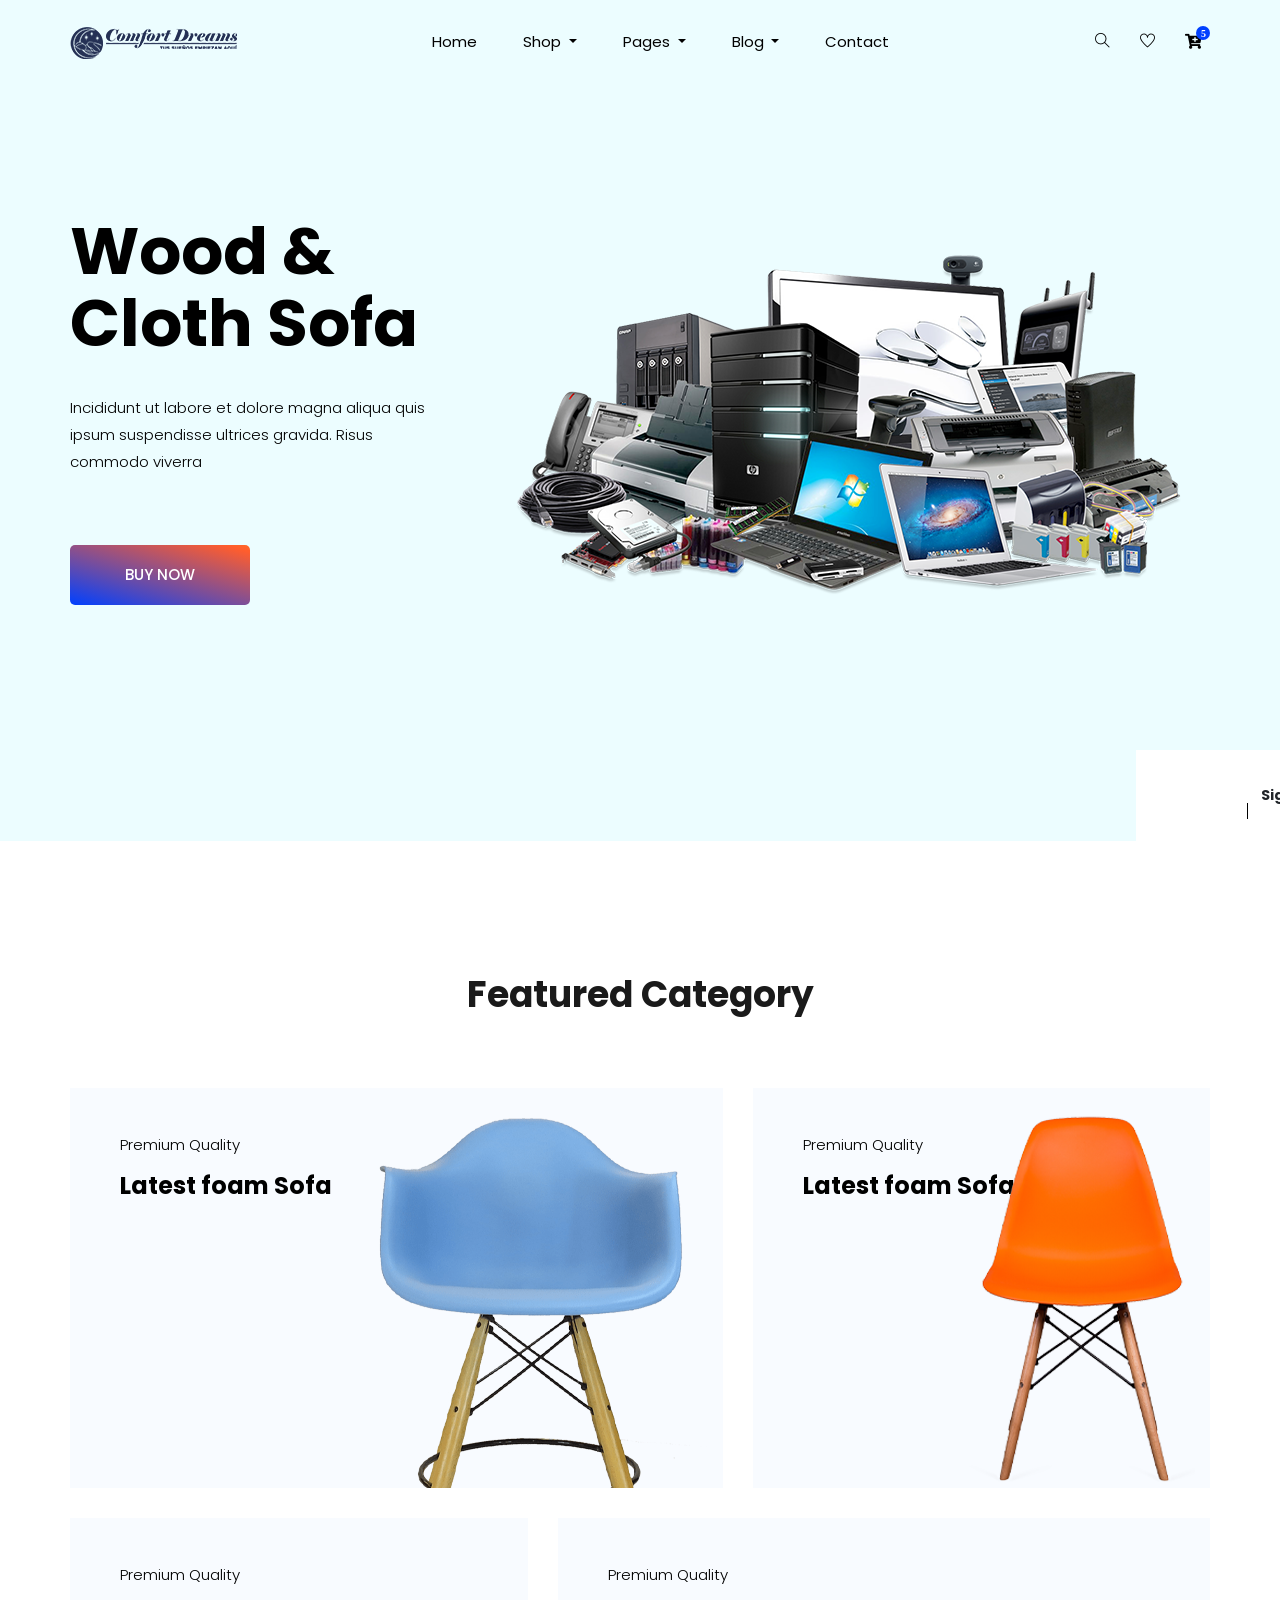
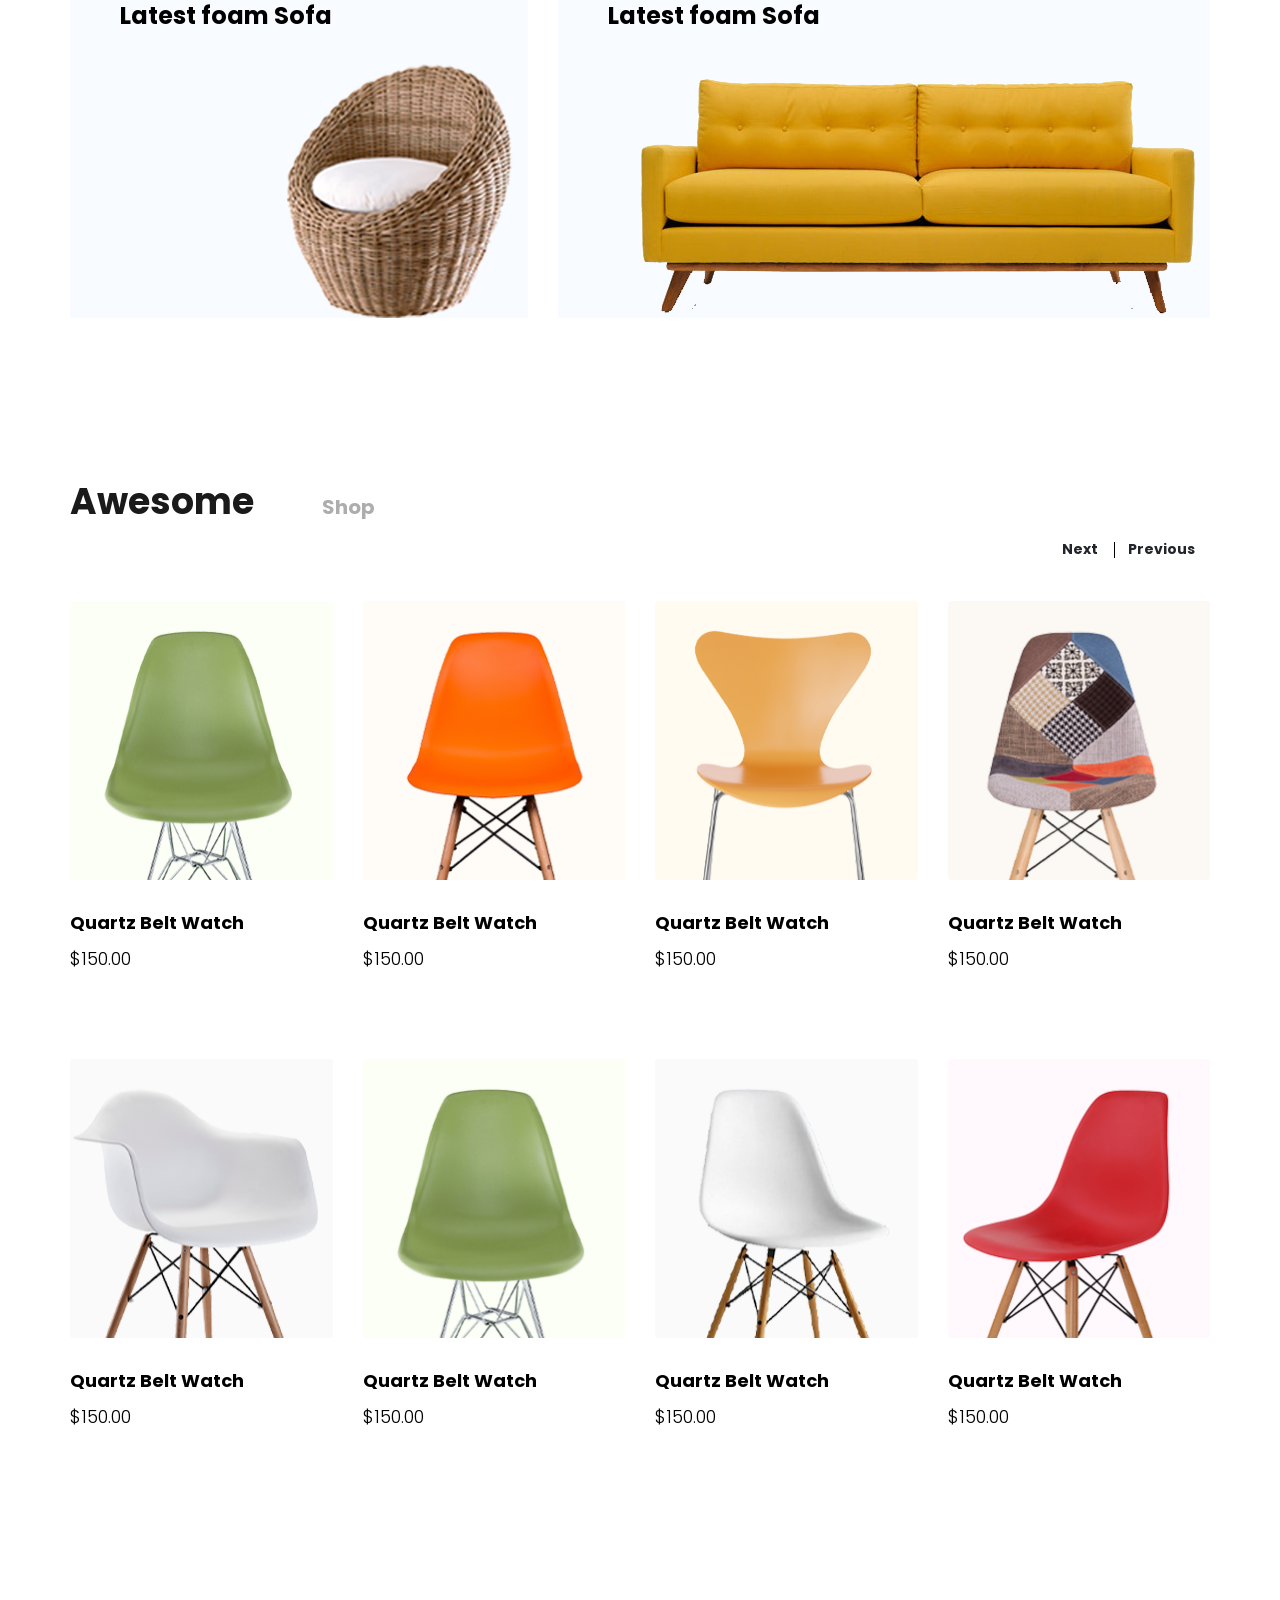
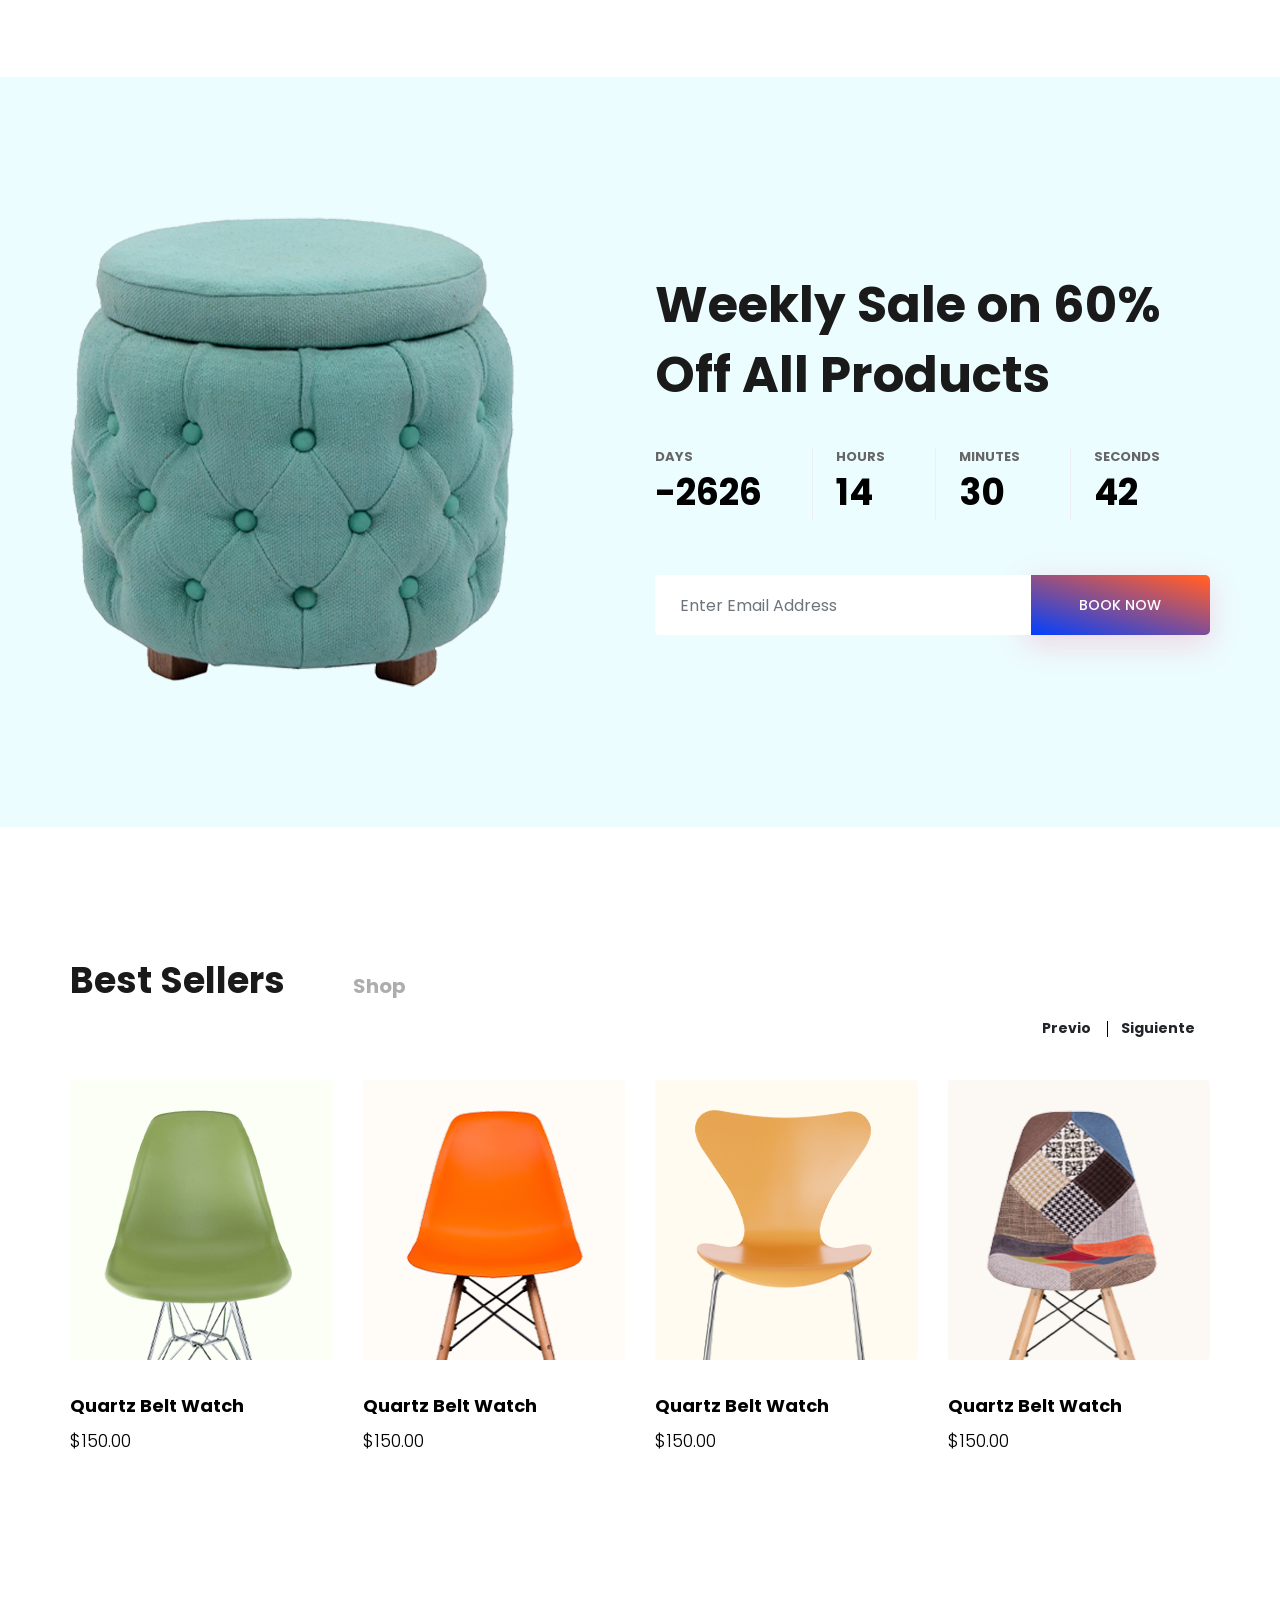
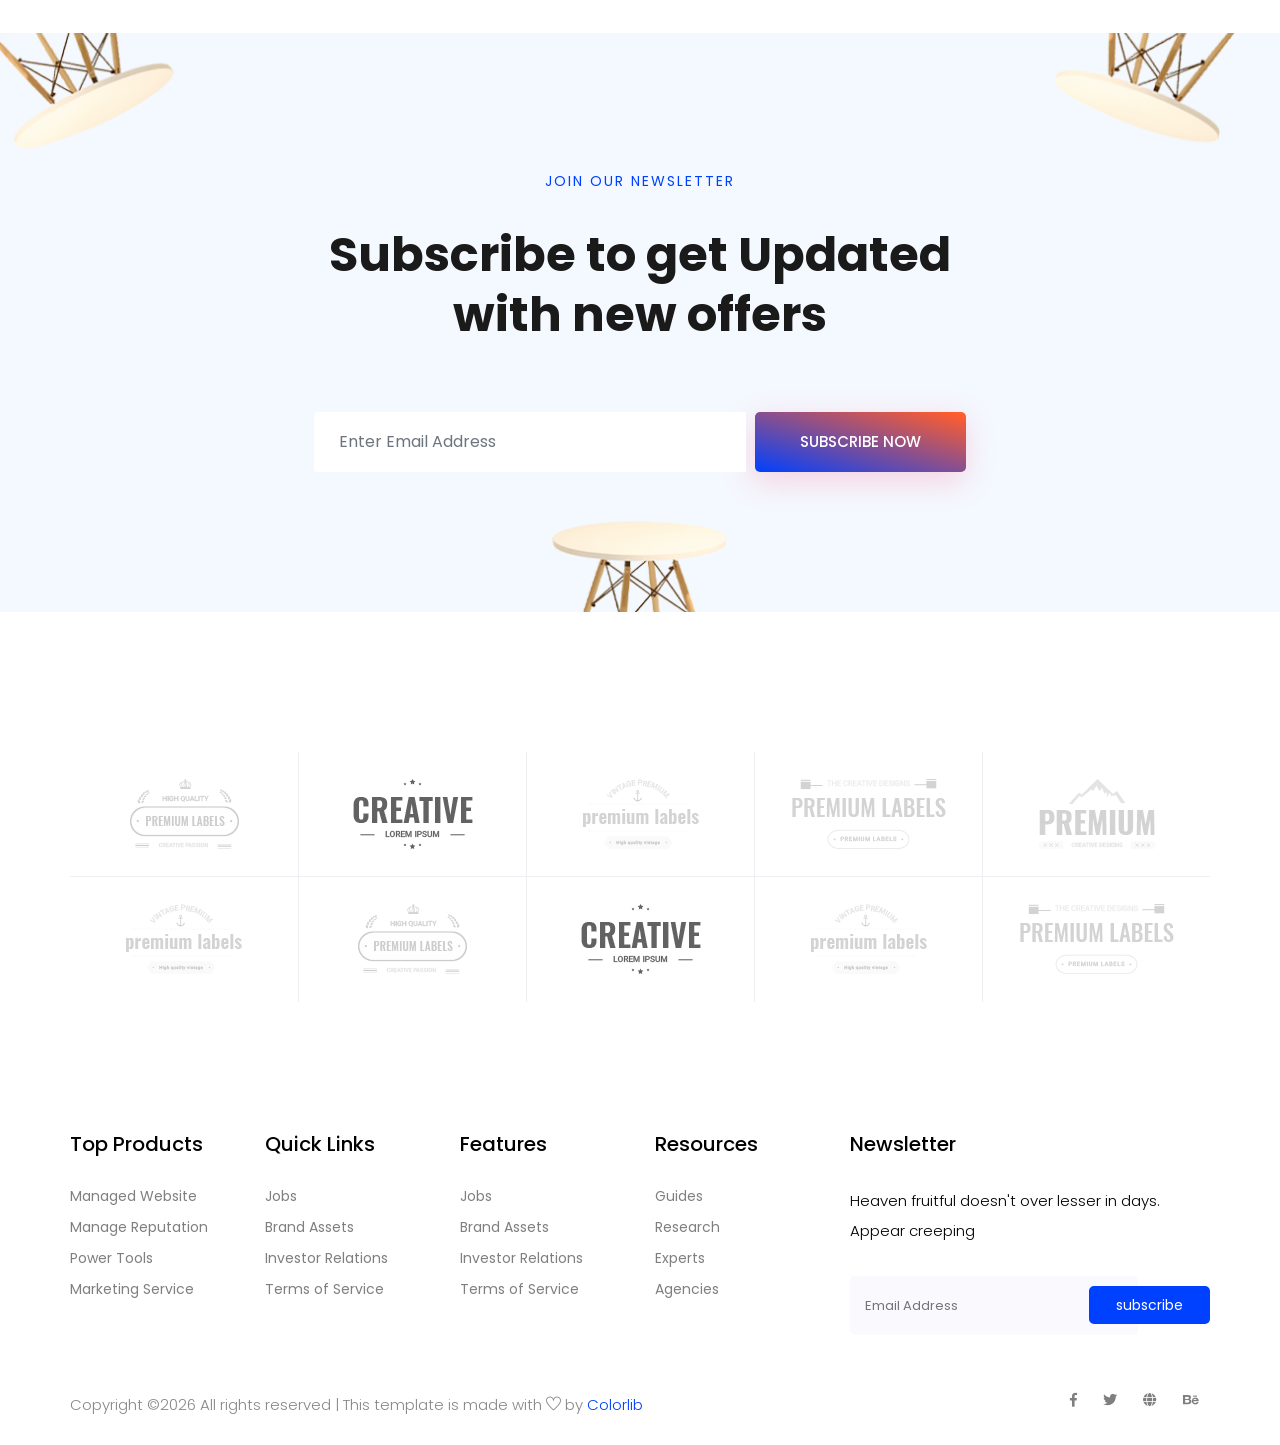
<file: public/template/index.html>
<!doctype html>
<html lang="es">

<head>
    <!-- Required meta tags -->
    <meta charset="utf-8">
    <meta name="viewport" content="width=device-width, initial-scale=1, shrink-to-fit=no">
    <title>aranoz</title>
    <link rel="icon" href="img/favicon.png">
    <!-- Bootstrap CSS -->
    <link rel="stylesheet" href="css/bootstrap.min.css">
    <!-- animate CSS -->
    <link rel="stylesheet" href="css/animate.css">
    <!-- owl carousel CSS -->
    <link rel="stylesheet" href="css/owl.carousel.min.css">
    <!-- font awesome CSS -->
    <link rel="stylesheet" href="css/all.css">
    <!-- flaticon CSS -->
    <link rel="stylesheet" href="css/flaticon.css">
    <link rel="stylesheet" href="css/themify-icons.css">
    <!-- font awesome CSS -->
    <link rel="stylesheet" href="css/magnific-popup.css">
    <!-- swiper CSS -->
    <link rel="stylesheet" href="css/slick.css">
    <!-- style CSS -->
    <link rel="stylesheet" href="css/style.css">
</head>

<body>
    <!--::header part start::-->
    <header class="main_menu home_menu">
        <div class="container">
            <div class="row align-items-center">
                <div class="col-lg-12">
                    <nav class="navbar navbar-expand-lg navbar-light">
                        <a class="navbar-brand" href="index.html"> <img src="img/logo.png" alt="logo"> </a>
                        <button class="navbar-toggler" type="button" data-toggle="collapse"
                            data-target="#navbarSupportedContent" aria-controls="navbarSupportedContent"
                            aria-expanded="false" aria-label="Toggle navigation">
                            <span class="menu_icon"><i class="fas fa-bars"></i></span>
                        </button>

                        <div class="collapse navbar-collapse main-menu-item" id="navbarSupportedContent">
                            <ul class="navbar-nav">
                                <li class="nav-item">
                                    <a class="nav-link" href="index.html">Home</a>
                                </li>
                                <li class="nav-item dropdown">
                                    <a class="nav-link dropdown-toggle" href="blog.html" id="navbarDropdown_1"
                                        role="button" data-toggle="dropdown" aria-haspopup="true" aria-expanded="false">
                                        Shop
                                    </a>
                                    <div class="dropdown-menu" aria-labelledby="navbarDropdown_1">
                                        <a class="dropdown-item" href="category.html"> shop category</a>
                                        <a class="dropdown-item" href="single-product.html">product details</a>
                                        
                                    </div>
                                </li>
                                <li class="nav-item dropdown">
                                    <a class="nav-link dropdown-toggle" href="blog.html" id="navbarDropdown_3"
                                        role="button" data-toggle="dropdown" aria-haspopup="true" aria-expanded="false">
                                        pages
                                    </a>
                                    <div class="dropdown-menu" aria-labelledby="navbarDropdown_2">
                                        <a class="dropdown-item" href="login.html"> login</a>
                                        <a class="dropdown-item" href="tracking.html">tracking</a>
                                        <a class="dropdown-item" href="checkout.html">product checkout</a>
                                        <a class="dropdown-item" href="cart.html">shopping cart</a>
                                        <a class="dropdown-item" href="confirmation.html">confirmation</a>
                                        <a class="dropdown-item" href="elements.html">elements</a>
                                    </div>
                                </li>
                                <li class="nav-item dropdown">
                                    <a class="nav-link dropdown-toggle" href="blog.html" id="navbarDropdown_2"
                                        role="button" data-toggle="dropdown" aria-haspopup="true" aria-expanded="false">
                                        blog
                                    </a>
                                    <div class="dropdown-menu" aria-labelledby="navbarDropdown_2">
                                        <a class="dropdown-item" href="blog.html"> blog</a>
                                        <a class="dropdown-item" href="single-blog.html">Single blog</a>
                                    </div>
                                </li>
                                
                                <li class="nav-item">
                                    <a class="nav-link" href="contact.html">Contact</a>
                                </li>
                            </ul>
                        </div>
                        <div class="hearer_icon d-flex">
                            <a id="search_1" href="javascript:void(0)"><i class="ti-search"></i></a>
                            <a href=""><i class="ti-heart"></i></a>
                            <div class="dropdown cart">
                                <a class="dropdown-toggle" href="#" id="navbarDropdown3" role="button"
                                    data-toggle="dropdown" aria-haspopup="true" aria-expanded="false">
                                    <i class="fas fa-cart-plus"></i>
                                </a>
                                <!-- <div class="dropdown-menu" aria-labelledby="navbarDropdown">
                                    <div class="single_product">
    
                                    </div>
                                </div> -->
                                
                            </div>
                        </div>
                    </nav>
                </div>
            </div>
        </div>
        <div class="search_input" id="search_input_box">
            <div class="container ">
                <form class="d-flex justify-content-between search-inner">
                    <input type="text" class="form-control" id="search_input" placeholder="Search Here">
                    <button type="submit" class="btn"></button>
                    <span class="ti-close" id="close_search" title="Close Search"></span>
                </form>
            </div>
        </div>
    </header>
    <!-- Header part end-->

    <!-- banner part start-->
    <section class="banner_part">
        <div class="container">
            <div class="row align-items-center">
                <div class="col-lg-12">
                    <div class="banner_slider owl-carousel">
                        <div class="single_banner_slider">
                            <div class="row">
                                <div class="col-lg-5 col-md-8">
                                    <div class="banner_text">
                                        <div class="banner_text_iner">
                                            <h1>Wood & Cloth
                                                Sofa</h1>
                                            <p>Incididunt ut labore et dolore magna aliqua quis ipsum
                                                suspendisse ultrices gravida. Risus commodo viverra</p>
                                            <a href="#" class="btn_2">buy now</a>
                                        </div>
                                    </div>
                                </div>
                                <div class="banner_img d-none d-lg-block">
                                    <img src="img/banner_img.png" alt="">
                                </div>
                            </div>
                        </div><div class="single_banner_slider">
                            <div class="row">
                                <div class="col-lg-5 col-md-8">
                                    <div class="banner_text">
                                        <div class="banner_text_iner">
                                            <h1>Cloth & Wood
                                                Sofa</h1>
                                            <p>Incididunt ut labore et dolore magna aliqua quis ipsum
                                                suspendisse ultrices gravida. Risus commodo viverra</p>
                                            <a href="#" class="btn_2">buy now</a>
                                        </div>
                                    </div>
                                </div>
                                <div class="banner_img d-none d-lg-block">
                                    <img src="img/banner_img.png" alt="">
                                </div>
                            </div>
                        </div><div class="single_banner_slider">
                            <div class="row">
                                <div class="col-lg-5 col-md-8">
                                    <div class="banner_text">
                                        <div class="banner_text_iner">
                                            <h1>Wood & Cloth
                                                Sofa</h1>
                                            <p>Incididunt ut labore et dolore magna aliqua quis ipsum
                                                suspendisse ultrices gravida. Risus commodo viverra</p>
                                            <a href="#" class="btn_2">buy now</a>
                                        </div>
                                    </div>
                                </div>
                                <div class="banner_img d-none d-lg-block">
                                    <img src="img/banner_img.png" alt="">
                                </div>
                            </div>
                        </div>
                        <!-- <div class="single_banner_slider">
                            <div class="row">
                                <div class="col-lg-5 col-md-8">
                                    <div class="banner_text">
                                        <div class="banner_text_iner">
                                            <h1>Cloth $ Wood Sofa</h1>
                                            <p>Incididunt ut labore et dolore magna aliqua quis ipsum
                                                suspendisse ultrices gravida. Risus commodo viverra</p>
                                            <a href="#" class="btn_2">buy now</a>
                                        </div>
                                    </div>
                                </div>
                                <div class="banner_img d-none d-lg-block">
                                    <img src="img/banner_img.png" alt="">
                                </div>
                            </div>
                        </div> -->
                    </div>
                    <div class="slider-counter"></div>
                </div>
            </div>
        </div>
    </section>
    <!-- banner part start-->

    <!-- feature_part start-->
    <section class="feature_part padding_top">
        <div class="container">
            <div class="row justify-content-center">
                <div class="col-lg-8">
                    <div class="section_tittle text-center">
                        <h2>Featured Category</h2>
                    </div>
                </div>
            </div>
            <div class="row align-items-center justify-content-between">
                <div class="col-lg-7 col-sm-6">
                    <div class="single_feature_post_text">
                        <p>Premium Quality</p>
                        <h3>Latest foam Sofa</h3>
                        <a href="#" class="feature_btn">EXPLORE NOW <i class="fas fa-play"></i></a>
                        <img src="img/feature/feature_1.png" alt="">
                    </div>
                </div>
                <div class="col-lg-5 col-sm-6">
                    <div class="single_feature_post_text">
                        <p>Premium Quality</p>
                        <h3>Latest foam Sofa</h3>
                        <a href="#" class="feature_btn">EXPLORE NOW <i class="fas fa-play"></i></a>
                        <img src="img/feature/feature_2.png" alt="">
                    </div>
                </div>
                <div class="col-lg-5 col-sm-6">
                    <div class="single_feature_post_text">
                        <p>Premium Quality</p>
                        <h3>Latest foam Sofa</h3>
                        <a href="#" class="feature_btn">EXPLORE NOW <i class="fas fa-play"></i></a>
                        <img src="img/feature/feature_3.png" alt="">
                    </div>
                </div>
                <div class="col-lg-7 col-sm-6">
                    <div class="single_feature_post_text">
                        <p>Premium Quality</p>
                        <h3>Latest foam Sofa</h3>
                        <a href="#" class="feature_btn">EXPLORE NOW <i class="fas fa-play"></i></a>
                        <img src="img/feature/feature_4.png" alt="">
                    </div>
                </div>
            </div>
        </div>
    </section>
    <!-- upcoming_event part start-->

    <!-- product_list start-->
    <section class="product_list section_padding">
        <div class="container">
            <div class="row justify-content-center">
                <div class="col-lg-12">
                    <div class="section_tittle text-center">
                        <h2>awesome <span>shop</span></h2>
                    </div>
                </div>
            </div>
            <div class="row">
                <div class="col-lg-12">
                    <div class="product_list_slider owl-carousel">
                        <div class="single_product_list_slider">
                            <div class="row align-items-center justify-content-between">
                                <div class="col-lg-3 col-sm-6">
                                    <div class="single_product_item">
                                        <img src="img/product/product_1.png" alt="">
                                        <div class="single_product_text">
                                            <h4>Quartz Belt Watch</h4>
                                            <h3>$150.00</h3>
                                            <a href="#" class="add_cart">+ add to cart<i class="ti-heart"></i></a>
                                        </div>
                                    </div>
                                </div>
                                <div class="col-lg-3 col-sm-6">
                                    <div class="single_product_item">
                                        <img src="img/product/product_2.png" alt="">
                                        <div class="single_product_text">
                                            <h4>Quartz Belt Watch</h4>
                                            <h3>$150.00</h3>
                                            <a href="#" class="add_cart">+ add to cart<i class="ti-heart"></i></a>
                                        </div>
                                    </div>
                                </div>
                                <div class="col-lg-3 col-sm-6">
                                    <div class="single_product_item">
                                        <img src="img/product/product_3.png" alt="">
                                        <div class="single_product_text">
                                            <h4>Quartz Belt Watch</h4>
                                            <h3>$150.00</h3>
                                            <a href="#" class="add_cart">+ add to cart<i class="ti-heart"></i></a>
                                        </div>
                                    </div>
                                </div>
                                <div class="col-lg-3 col-sm-6">
                                    <div class="single_product_item">
                                        <img src="img/product/product_4.png" alt="">
                                        <div class="single_product_text">
                                            <h4>Quartz Belt Watch</h4>
                                            <h3>$150.00</h3>
                                            <a href="#" class="add_cart">+ add to cart<i class="ti-heart"></i></a>
                                        </div>
                                    </div>
                                </div>
                                <div class="col-lg-3 col-sm-6">
                                    <div class="single_product_item">
                                        <img src="img/product/product_5.png" alt="">
                                        <div class="single_product_text">
                                            <h4>Quartz Belt Watch</h4>
                                            <h3>$150.00</h3>
                                            <a href="#" class="add_cart">+ add to cart<i class="ti-heart"></i></a>
                                        </div>
                                    </div>
                                </div>
                                <div class="col-lg-3 col-sm-6">
                                    <div class="single_product_item">
                                        <img src="img/product/product_6.png" alt="">
                                        <div class="single_product_text">
                                            <h4>Quartz Belt Watch</h4>
                                            <h3>$150.00</h3>
                                            <a href="#" class="add_cart">+ add to cart<i class="ti-heart"></i></a>
                                        </div>
                                    </div>
                                </div>
                                <div class="col-lg-3 col-sm-6">
                                    <div class="single_product_item">
                                        <img src="img/product/product_7.png" alt="">
                                        <div class="single_product_text">
                                            <h4>Quartz Belt Watch</h4>
                                            <h3>$150.00</h3>
                                            <a href="#" class="add_cart">+ add to cart<i class="ti-heart"></i></a>
                                        </div>
                                    </div>
                                </div>
                                <div class="col-lg-3 col-sm-6">
                                    <div class="single_product_item">
                                        <img src="img/product/product_8.png" alt="">
                                        <div class="single_product_text">
                                            <h4>Quartz Belt Watch</h4>
                                            <h3>$150.00</h3>
                                            <a href="#" class="add_cart">+ add to cart<i class="ti-heart"></i></a>
                                        </div>
                                    </div>
                                </div>
                            </div>
                        </div>
                        <div class="single_product_list_slider">
                            <div class="row align-items-center justify-content-between">
                                <div class="col-lg-3 col-sm-6">
                                    <div class="single_product_item">
                                        <img src="img/product/product_1.png" alt="">
                                        <div class="single_product_text">
                                            <h4>Quartz Belt Watch</h4>
                                            <h3>$150.00</h3>
                                            <a href="#" class="add_cart">+ add to cart<i class="ti-heart"></i></a>
                                        </div>
                                    </div>
                                </div>
                                <div class="col-lg-3 col-sm-6">
                                    <div class="single_product_item">
                                        <img src="img/product/product_2.png" alt="">
                                        <div class="single_product_text">
                                            <h4>Quartz Belt Watch</h4>
                                            <h3>$150.00</h3>
                                            <a href="#" class="add_cart">+ add to cart<i class="ti-heart"></i></a>
                                        </div>
                                    </div>
                                </div>
                                <div class="col-lg-3 col-sm-6">
                                    <div class="single_product_item">
                                        <img src="img/product/product_3.png" alt="">
                                        <div class="single_product_text">
                                            <h4>Quartz Belt Watch</h4>
                                            <h3>$150.00</h3>
                                            <a href="#" class="add_cart">+ add to cart<i class="ti-heart"></i></a>
                                        </div>
                                    </div>
                                </div>
                                <div class="col-lg-3 col-sm-6">
                                    <div class="single_product_item">
                                        <img src="img/product/product_4.png" alt="">
                                        <div class="single_product_text">
                                            <h4>Quartz Belt Watch</h4>
                                            <h3>$150.00</h3>
                                            <a href="#" class="add_cart">+ add to cart<i class="ti-heart"></i></a>
                                        </div>
                                    </div>
                                </div>
                                <div class="col-lg-3 col-sm-6">
                                    <div class="single_product_item">
                                        <img src="img/product/product_5.png" alt="">
                                        <div class="single_product_text">
                                            <h4>Quartz Belt Watch</h4>
                                            <h3>$150.00</h3>
                                            <a href="#" class="add_cart">+ add to cart<i class="ti-heart"></i></a>
                                        </div>
                                    </div>
                                </div>
                                <div class="col-lg-3 col-sm-6">
                                    <div class="single_product_item">
                                        <img src="img/product/product_6.png" alt="">
                                        <div class="single_product_text">
                                            <h4>Quartz Belt Watch</h4>
                                            <h3>$150.00</h3>
                                            <a href="#" class="add_cart">+ add to cart<i class="ti-heart"></i></a>
                                        </div>
                                    </div>
                                </div>
                                <div class="col-lg-3 col-sm-6">
                                    <div class="single_product_item">
                                        <img src="img/product/product_7.png" alt="">
                                        <div class="single_product_text">
                                            <h4>Quartz Belt Watch</h4>
                                            <h3>$150.00</h3>
                                            <a href="#" class="add_cart">+ add to cart<i class="ti-heart"></i></a>
                                        </div>
                                    </div>
                                </div>
                                <div class="col-lg-3 col-sm-6">
                                    <div class="single_product_item">
                                        <img src="img/product/product_8.png" alt="">
                                        <div class="single_product_text">
                                            <h4>Quartz Belt Watch</h4>
                                            <h3>$150.00</h3>
                                            <a href="#" class="add_cart">+ add to cart<i class="ti-heart"></i></a>
                                        </div>
                                    </div>
                                </div>
                            </div>
                        </div>
                    </div>
                </div>
            </div>
        </div>
    </section>
    <!-- product_list part start-->

    <!-- awesome_shop start-->
    <section class="our_offer section_padding">
        <div class="container">
            <div class="row align-items-center justify-content-between">
                <div class="col-lg-6 col-md-6">
                    <div class="offer_img">
                        <img src="img/offer_img.png" alt="">
                    </div>
                </div>
                <div class="col-lg-6 col-md-6">
                    <div class="offer_text">
                        <h2>Weekly Sale on
                            60% Off All Products</h2>
                        <div class="date_countdown">
                            <div id="timer">
                                <div id="days" class="date"></div>
                                <div id="hours" class="date"></div>
                                <div id="minutes" class="date"></div>
                                <div id="seconds" class="date"></div>
                            </div>
                        </div>
                        <div class="input-group">
                            <input type="text" class="form-control" placeholder="enter email address"
                                aria-label="Recipient's username" aria-describedby="basic-addon2">
                            <div class="input-group-append">
                                <a href="#" class="input-group-text btn_2" id="basic-addon2">book now</a>
                            </div>
                        </div>
                    </div>
                </div>
            </div>
        </div>
    </section>
    <!-- awesome_shop part start-->

    <!-- product_list part start-->
    <section class="product_list best_seller section_padding">
        <div class="container">
            <div class="row justify-content-center">
                <div class="col-lg-12">
                    <div class="section_tittle text-center">
                        <h2>Best Sellers <span>shop</span></h2>
                    </div>
                </div>
            </div>
            <div class="row align-items-center justify-content-between">
                <div class="col-lg-12">
                    <div class="best_product_slider owl-carousel">
                        <div class="single_product_item">
                            <img src="img/product/product_1.png" alt="">
                            <div class="single_product_text">
                                <h4>Quartz Belt Watch</h4>
                                <h3>$150.00</h3>
                            </div>
                        </div>
                        <div class="single_product_item">
                            <img src="img/product/product_2.png" alt="">
                            <div class="single_product_text">
                                <h4>Quartz Belt Watch</h4>
                                <h3>$150.00</h3>
                            </div>
                        </div>
                        <div class="single_product_item">
                            <img src="img/product/product_3.png" alt="">
                            <div class="single_product_text">
                                <h4>Quartz Belt Watch</h4>
                                <h3>$150.00</h3>
                            </div>
                        </div>
                        <div class="single_product_item">
                            <img src="img/product/product_4.png" alt="">
                            <div class="single_product_text">
                                <h4>Quartz Belt Watch</h4>
                                <h3>$150.00</h3>
                            </div>
                        </div>
                        <div class="single_product_item">
                            <img src="img/product/product_5.png" alt="">
                            <div class="single_product_text">
                                <h4>Quartz Belt Watch</h4>
                                <h3>$150.00</h3>
                            </div>
                        </div>
                    </div>
                </div>
            </div>
        </div>
    </section>
    <!-- product_list part end-->

    <!-- subscribe_area part start-->
    <section class="subscribe_area section_padding">
        <div class="container">
            <div class="row justify-content-center">
                <div class="col-lg-7">
                    <div class="subscribe_area_text text-center">
                        <h5>Join Our Newsletter</h5>
                        <h2>Subscribe to get Updated
                            with new offers</h2>
                        <div class="input-group">
                            <input type="text" class="form-control" placeholder="enter email address"
                                aria-label="Recipient's username" aria-describedby="basic-addon2">
                            <div class="input-group-append">
                                <a href="#" class="input-group-text btn_2" id="basic-addon2">subscribe now</a>
                            </div>
                        </div>
                    </div>
                </div>
            </div>
        </div>
    </section>
    <!--::subscribe_area part end::-->

    <!-- subscribe_area part start-->
    <section class="client_logo padding_top">
        <div class="container">
            <div class="row align-items-center">
                <div class="col-lg-12">
                    <div class="single_client_logo">
                        <img src="img/client_logo/client_logo_1.png" alt="">
                    </div>
                    <div class="single_client_logo">
                        <img src="img/client_logo/client_logo_2.png" alt="">
                    </div>
                    <div class="single_client_logo">
                        <img src="img/client_logo/client_logo_3.png" alt="">
                    </div>
                    <div class="single_client_logo">
                        <img src="img/client_logo/client_logo_4.png" alt="">
                    </div>
                    <div class="single_client_logo">
                        <img src="img/client_logo/client_logo_5.png" alt="">
                    </div>
                    <div class="single_client_logo">
                        <img src="img/client_logo/client_logo_3.png" alt="">
                    </div>
                    <div class="single_client_logo">
                        <img src="img/client_logo/client_logo_1.png" alt="">
                    </div>
                    <div class="single_client_logo">
                        <img src="img/client_logo/client_logo_2.png" alt="">
                    </div>
                    <div class="single_client_logo">
                        <img src="img/client_logo/client_logo_3.png" alt="">
                    </div>
                    <div class="single_client_logo">
                        <img src="img/client_logo/client_logo_4.png" alt="">
                    </div>
                </div>
            </div>
        </div>
    </section>
    <!--::subscribe_area part end::-->

    <!--::footer_part start::-->
    <footer class="footer_part">
        <div class="container">
            <div class="row justify-content-around">
                <div class="col-sm-6 col-lg-2">
                    <div class="single_footer_part">
                        <h4>Top Products</h4>
                        <ul class="list-unstyled">
                            <li><a href="">Managed Website</a></li>
                            <li><a href="">Manage Reputation</a></li>
                            <li><a href="">Power Tools</a></li>
                            <li><a href="">Marketing Service</a></li>
                        </ul>
                    </div>
                </div>
                <div class="col-sm-6 col-lg-2">
                    <div class="single_footer_part">
                        <h4>Quick Links</h4>
                        <ul class="list-unstyled">
                            <li><a href="">Jobs</a></li>
                            <li><a href="">Brand Assets</a></li>
                            <li><a href="">Investor Relations</a></li>
                            <li><a href="">Terms of Service</a></li>
                        </ul>
                    </div>
                </div>
                <div class="col-sm-6 col-lg-2">
                    <div class="single_footer_part">
                        <h4>Features</h4>
                        <ul class="list-unstyled">
                            <li><a href="">Jobs</a></li>
                            <li><a href="">Brand Assets</a></li>
                            <li><a href="">Investor Relations</a></li>
                            <li><a href="">Terms of Service</a></li>
                        </ul>
                    </div>
                </div>
                <div class="col-sm-6 col-lg-2">
                    <div class="single_footer_part">
                        <h4>Resources</h4>
                        <ul class="list-unstyled">
                            <li><a href="">Guides</a></li>
                            <li><a href="">Research</a></li>
                            <li><a href="">Experts</a></li>
                            <li><a href="">Agencies</a></li>
                        </ul>
                    </div>
                </div>
                <div class="col-sm-6 col-lg-4">
                    <div class="single_footer_part">
                        <h4>Newsletter</h4>
                        <p>Heaven fruitful doesn't over lesser in days. Appear creeping
                        </p>
                        <div id="mc_embed_signup">
                            <form target="_blank"
                                action="https://spondonit.us12.list-manage.com/subscribe/post?u=1462626880ade1ac87bd9c93a&amp;id=92a4423d01"
                                method="get" class="subscribe_form relative mail_part">
                                <input type="email" name="email" id="newsletter-form-email" placeholder="Email Address"
                                    class="placeholder hide-on-focus" onfocus="this.placeholder = ''"
                                    onblur="this.placeholder = ' Email Address '">
                                <button type="submit" name="submit" id="newsletter-submit"
                                    class="email_icon newsletter-submit button-contactForm">subscribe</button>
                                <div class="mt-10 info"></div>
                            </form>
                        </div>
                    </div>
                </div>
            </div>
            
        </div>
        <div class="copyright_part">
            <div class="container">
                <div class="row">
                    <div class="col-lg-8">
                        <div class="copyright_text">
                            <P><!-- Link back to Colorlib can't be removed. Template is licensed under CC BY 3.0. -->
Copyright &copy;<script>document.write(new Date().getFullYear());</script> All rights reserved | This template is made with <i class="ti-heart" aria-hidden="true"></i> by <a href="https://colorlib.com" target="_blank">Colorlib</a>
<!-- Link back to Colorlib can't be removed. Template is licensed under CC BY 3.0. --></P>
                        </div>
                    </div>
                    <div class="col-lg-4">
                        <div class="footer_icon social_icon">
                            <ul class="list-unstyled">
                                <li><a href="#" class="single_social_icon"><i class="fab fa-facebook-f"></i></a></li>
                                <li><a href="#" class="single_social_icon"><i class="fab fa-twitter"></i></a></li>
                                <li><a href="#" class="single_social_icon"><i class="fas fa-globe"></i></a></li>
                                <li><a href="#" class="single_social_icon"><i class="fab fa-behance"></i></a></li>
                            </ul>
                        </div>
                    </div>
                </div>
            </div>
        </div>
    </footer>
    <!--::footer_part end::-->

    <!-- jquery plugins here-->
    <script src="js/jquery-1.12.1.min.js"></script>
    <!-- popper js -->
    <script src="js/popper.min.js"></script>
    <!-- bootstrap js -->
    <script src="js/bootstrap.min.js"></script>
    <!-- easing js -->
    <script src="js/jquery.magnific-popup.js"></script>
    <!-- swiper js -->
    <script src="js/swiper.min.js"></script>
    <!-- swiper js -->
    <script src="js/masonry.pkgd.js"></script>
    <!-- particles js -->
    <script src="js/owl.carousel.min.js"></script>
    <script src="js/jquery.nice-select.min.js"></script>
    <!-- slick js -->
    <script src="js/slick.min.js"></script>
    <script src="js/jquery.counterup.min.js"></script>
    <script src="js/waypoints.min.js"></script>
    <script src="js/contact.js"></script>
    <script src="js/jquery.ajaxchimp.min.js"></script>
    <script src="js/jquery.form.js"></script>
    <script src="js/jquery.validate.min.js"></script>
    <script src="js/mail-script.js"></script>
    <!-- custom js -->
    <script src="js/custom.js"></script>
</body>

</html>
</file>
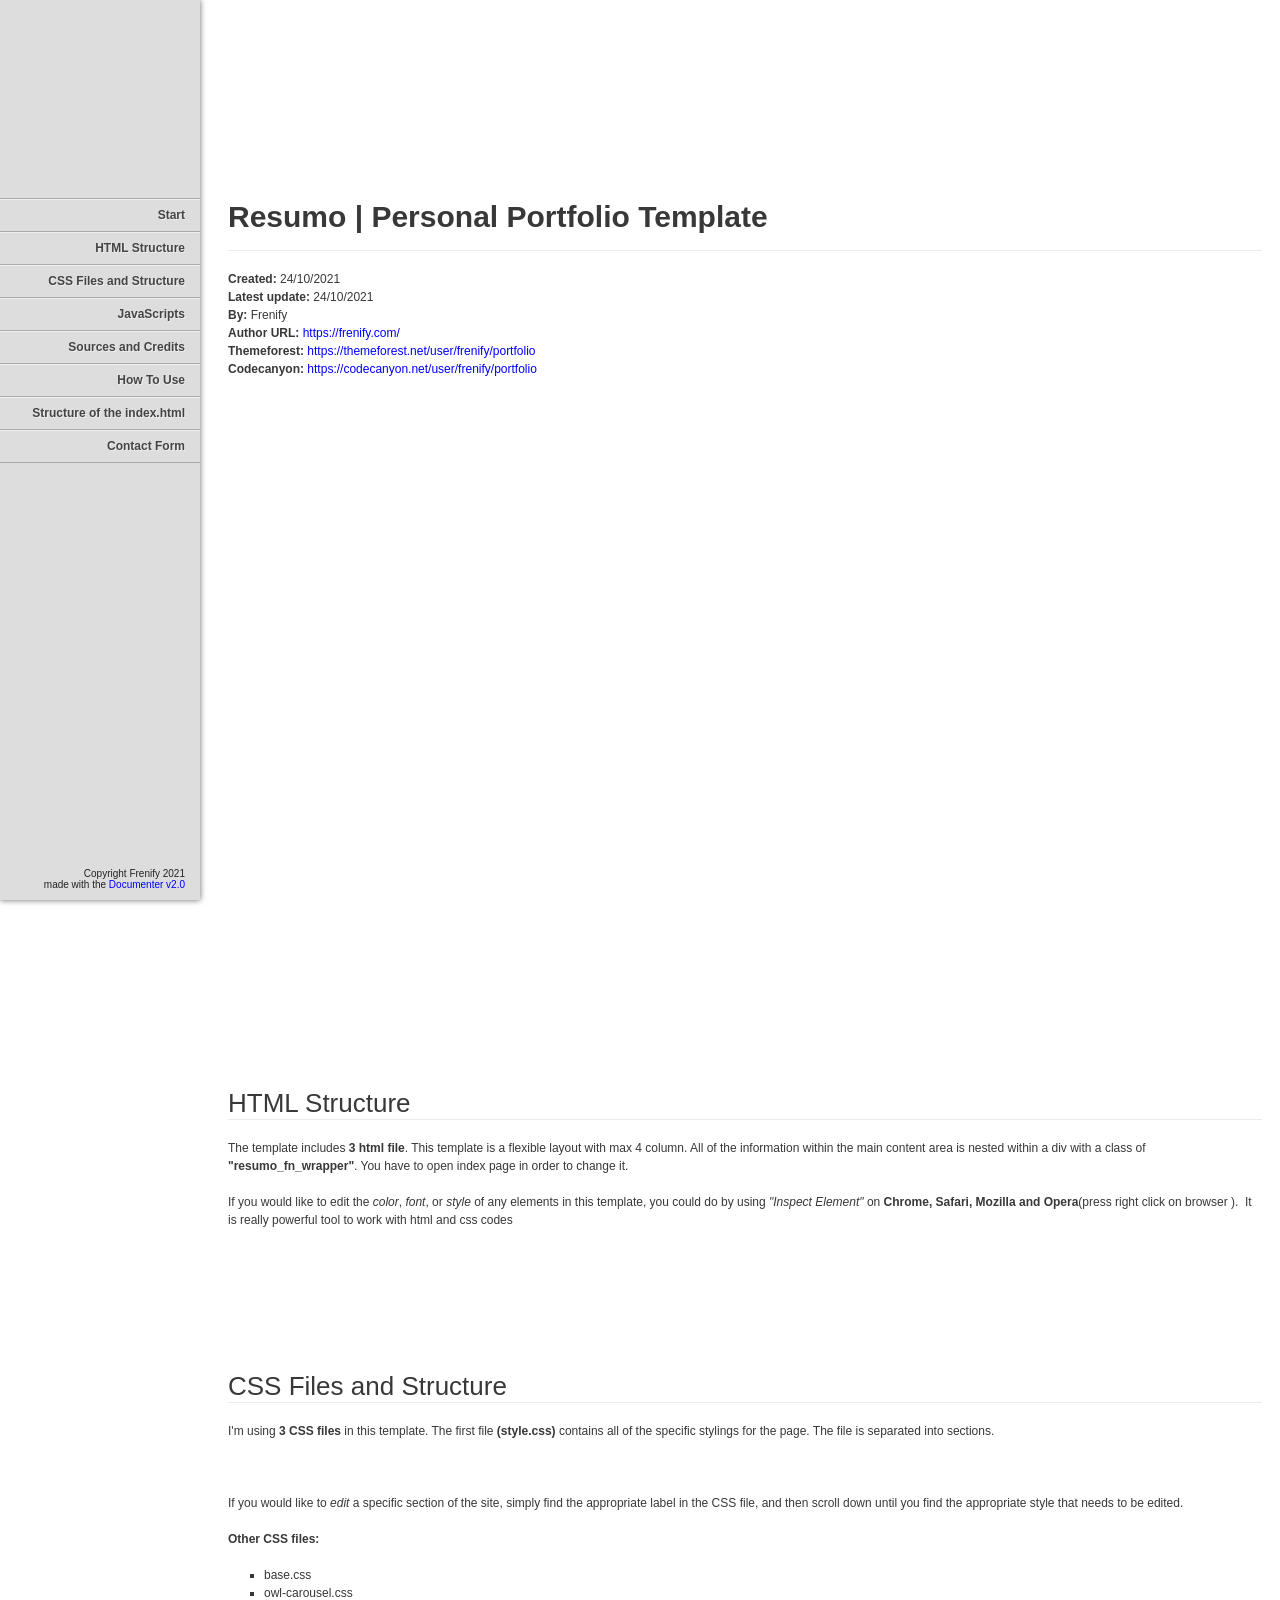
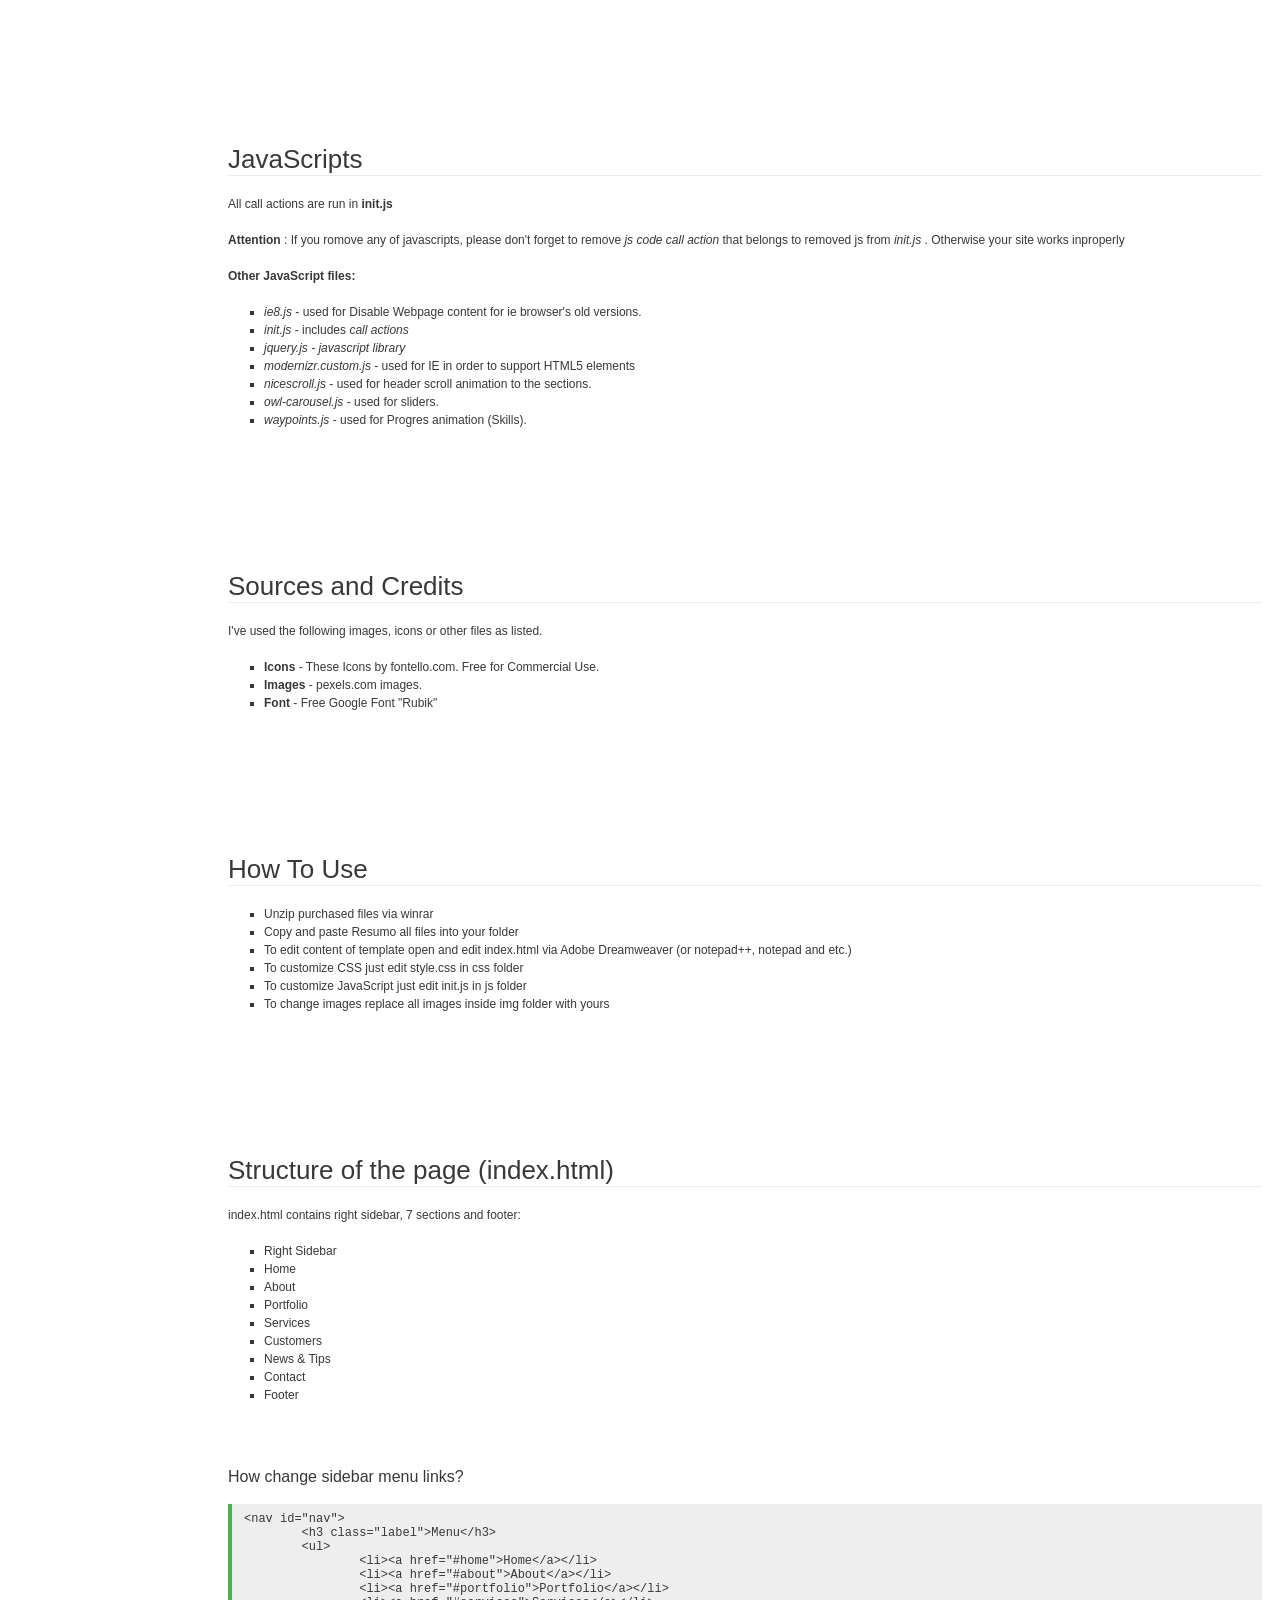
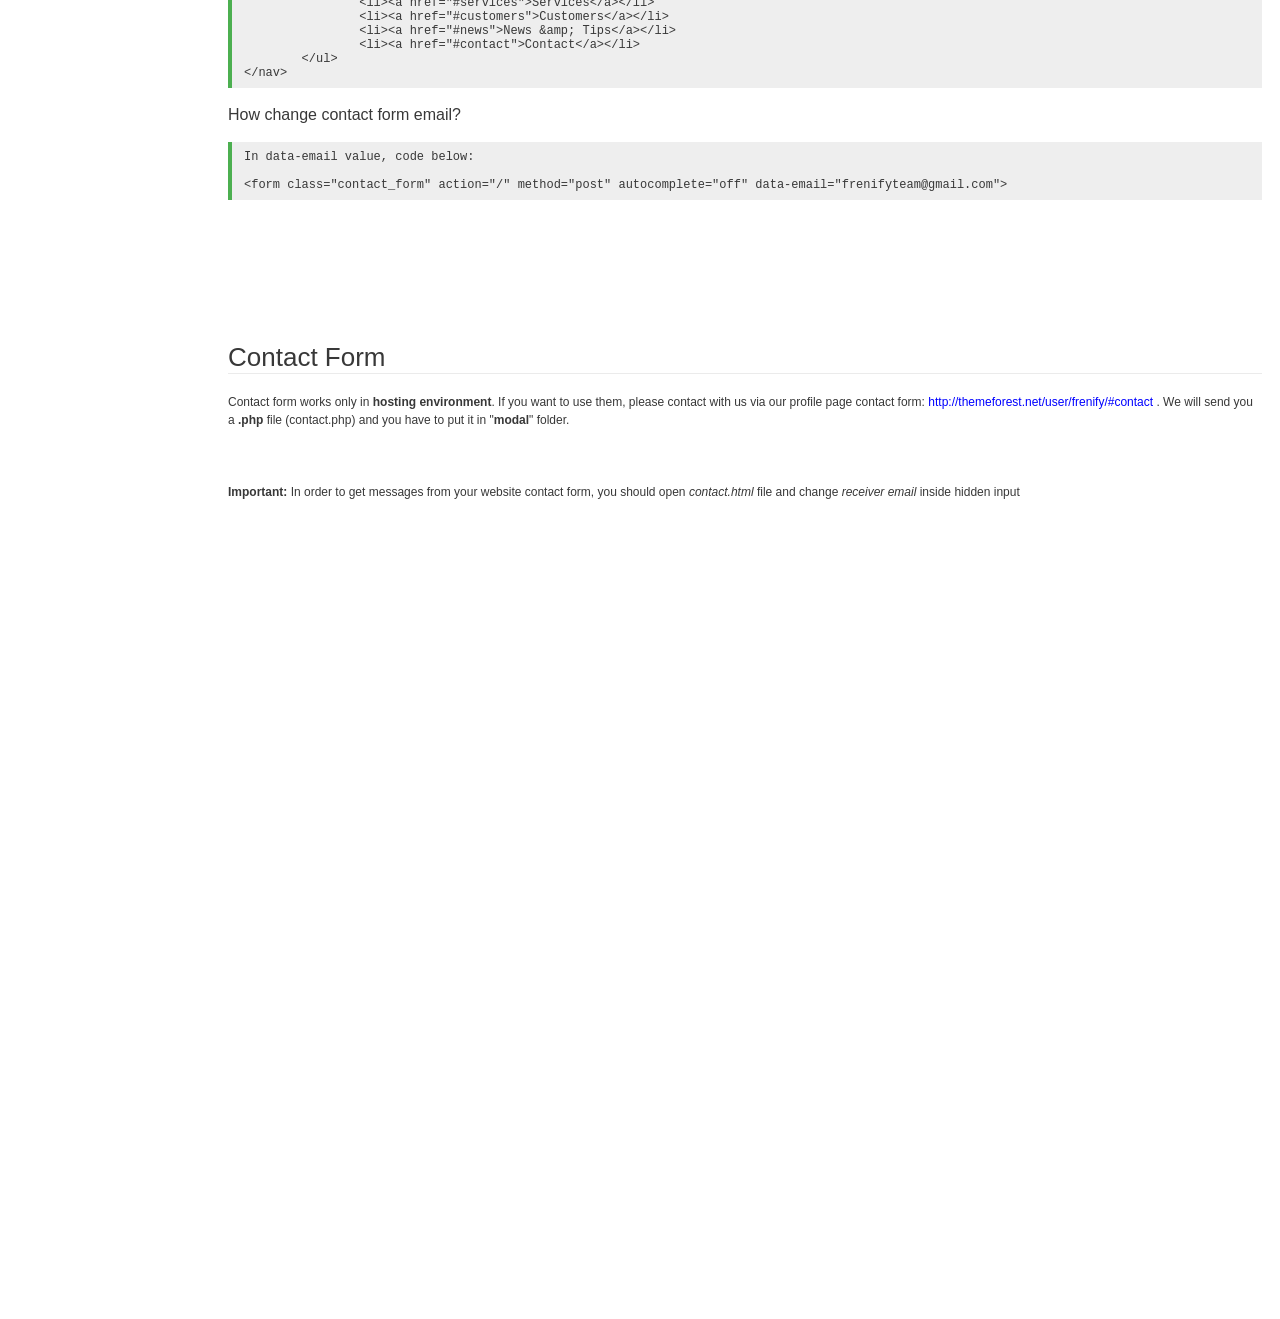
<file: public/singulartemplate/documentation/index.html>
<!doctype html>  
<!--[if IE 6 ]><html lang="en-us" class="ie6"> <![endif]-->
<!--[if IE 7 ]><html lang="en-us" class="ie7"> <![endif]-->
<!--[if IE 8 ]><html lang="en-us" class="ie8"> <![endif]-->
<!--[if (gt IE 7)|!(IE)]><!-->
<html lang="en-us"><!--<![endif]-->
<head>
	<meta charset="utf-8">
	
	<title>Resumo - Documentation</title>
	
	<meta name="description" content="Thank you for purchasing my template. If you have any questions that are beyond the scope of this help file, please feel free to contact with me via my profile page contact form on themeforest.net. Thanks so much!">
	<meta name="author" content="frenify">
	<meta name="copyright" content="frenify">
	<meta name="generator" content="Documenter v2.0 http://rxa.li/documenter">
	<meta name="date" content="2015-01-07T00:00:00+01:00">
	
	<link rel="stylesheet" href="assets/css/documenter_style.css" media="all">
	
	
	
	<script src="assets/js/jquery.js"></script>
	
	<script src="assets/js/jquery.scrollTo.js"></script>
	<script src="assets/js/jquery.easing.js"></script>
	
	<script>document.createElement('section');var duration='500',easing='swing';</script>
	<script src="assets/js/script.js"></script>
	
	<style>
		html{background-color:#FFFFFF;color:#383838;}
		::-moz-selection{background:#444444;color:#DDDDDD;}
		::selection{background:#444444;color:#DDDDDD;}
		#documenter_sidebar #documenter_logo{background-image:url();}
		a{color:#0000FF;}
		.btn {
			border-radius:3px;
		}
		.btn-primary {
			  background-image: -moz-linear-gradient(top, #0088CC, #0044CC);
			  background-image: -ms-linear-gradient(top, #0088CC, #0044CC);
			  background-image: -webkit-gradient(linear, 0 0, 0 0088CC%, from(#DDDDDD), to(#0044CC));
			  background-image: -webkit-linear-gradient(top, #0088CC, #0044CC);
			  background-image: -o-linear-gradient(top, #0088CC, #0044CC);
			  background-image: linear-gradient(top, #0088CC, #0044CC);
			  filter: progid:DXImageTransform.Microsoft.gradient(startColorstr='#0088CC', endColorstr='#0044CC', GradientType=0);
			  border-color: #0044CC #0044CC #bfbfbf;
			  color:#FFFFFF;
		}
		.btn-primary:hover,
		.btn-primary:active,
		.btn-primary.active,
		.btn-primary.disabled,
		.btn-primary[disabled] {
		  border-color: #0088CC #0088CC #bfbfbf;
		  background-color: #0044CC;
		}
		hr{border-top:1px solid #EBEBEB;border-bottom:1px solid #FFFFFF;}
		#documenter_sidebar, #documenter_sidebar ul a{background-color:#DDDDDD;color:#222222;}
		#documenter_sidebar ul a{-webkit-text-shadow:1px 1px 0px #EEEEEE;-moz-text-shadow:1px 1px 0px #EEEEEE;text-shadow:1px 1px 0px #EEEEEE;}
		#documenter_sidebar ul{border-top:1px solid #AAAAAA;}
		#documenter_sidebar ul a{border-top:1px solid #EEEEEE;border-bottom:1px solid #AAAAAA;color:#444444;}
		#documenter_sidebar ul a:hover{background:#444444;color:#DDDDDD;border-top:1px solid #444444;}
		#documenter_sidebar ul a.current{background:#444444;color:#DDDDDD;border-top:1px solid #444444;}
		#documenter_copyright{display:block !important;visibility:visible !important;}
	</style>
	
</head>
<body class="documenter-project-photobuddy">
	<div id="documenter_sidebar">
		<a href="#documenter_cover" id="documenter_logo"></a>
		<ul id="documenter_nav">
			<li><a class="current" href="#documenter_cover">Start</a></li>
				
			<li><a href="#html_structure" title="HTML Structure ">HTML Structure </a></li>
			<li><a href="#css_files_and_structure" title="CSS Files and Structure ">CSS Files and Structure </a></li>
			<li><a href="#javascripts" title="JavaScripts">JavaScripts</a></li>
			<li><a href="#sources_and_credits" title="Sources and Credits">Sources and Credits</a></li>
			<li><a href="#how_to_use" title="How to use">How To Use</a></li>
			<li><a href="#html_structuree" title="Structure of the page">Structure of the index.html</a></li>
			<li><a href="#contact_form_reservation_form" title="Contact Form">Contact Form</a></li>

		</ul>
		<div id="documenter_copyright">Copyright Frenify 2021<br>
		made with the <a href="http://rxa.li/documenter">Documenter v2.0</a> 
		</div>
	</div>
	<div id="documenter_content">
	<section id="documenter_cover">
	<h1>Resumo | Personal Portfolio Template</h1>
	
	<div id="documenter_buttons">
		
	</div>
	<hr>
	<ul>
		<li><b>Created:</b> 24/10/2021</li>
		<li><b>Latest update:</b> 24/10/2021</li>
		<li><b>By:</b> Frenify</li>
		<li><b>Author URL:</b> <a href="https://frenify.com/" target="_blank">https://frenify.com/</a></li>
		<li><b>Themeforest:</b> <a href="https://themeforest.net/user/frenify/portfolio" target="_blank">https://themeforest.net/user/frenify/portfolio</a></li>
		<li><b>Codecanyon:</b> <a href="https://codecanyon.net/user/frenify/portfolio" target="_blank">https://codecanyon.net/user/frenify/portfolio</a></li>

	</ul>
	<p></p>
	</section>
	
	<section id="html_structure">
	<div class="page-header"><h3>HTML Structure </h3><hr class="notop"></div>
<div class="desc" style="display: block;">
	<p>
		The template includes <strong>3 html file</strong>. This template is a flexible layout with max 4 column. All of the information within the main content area is nested within a div with a class of <strong>&quot;resumo_fn_wrapper&quot;</strong>. You have to open index page in order to change it.</p>
	<p>
		If you would like to edit the <em>color</em>, <em>font</em>, or <em>style</em> of any elements in this template, you could do by using <em>&quot;Inspect Element&quot;</em> on <strong>Chrome, Safari, </strong><strong>Mozilla</strong><strong> and Opera</strong>(press right click on browser ).&nbsp; It is really powerful tool to work with html and css codes</p>
</div>
<p>&nbsp;
	</p>
</section>
<section id="css_files_and_structure">
	<div class="page-header"><h3>CSS Files and Structure </h3><hr class="notop"></div>
<div class="desc" style="display: block;">
	<p>
		I&#39;m using <strong>3 CSS files</strong> in this template. The first file <strong>(style.css)</strong> contains all of the specific stylings for the page. The file is separated into sections.</p>
	<p>&nbsp;
		</p>
	<p>
		If you would like to <em>edit</em> a specific section of the site, simply find the appropriate label in the CSS file, and then scroll down until you find the appropriate style that needs to be edited.</p>
	<p>
		<strong>Other CSS files:</strong></p>
	<ul>
		<li>base.css</li>
		<li>owl-carousel.css</li>
	</ul>
</div>
<p>&nbsp;
	</p>
</section>
<section id="javascripts">
	<div class="page-header"><h3>JavaScripts</h3><hr class="notop"></div>
<div class="desc" style="display: block;">
	<p>
		All call actions are run in <strong>init.js</strong></p>
	<p>
		<strong>Attention</strong> : If you romove any of javascripts, please don&#39;t forget to remove <em>js code call action</em> that belongs to removed js from <em>init.js</em> . Otherwise your site works inproperly</p>
	<p>
		<strong>Other JavaScript files:</strong></p>
	<ul>
		<li>
			<em>ie8.js</em> - used for Disable Webpage content for ie browser's old versions.</li>
		<li>
			<em>init.js</em> - includes <em>call actions</em></li>
        <li>
			<em>jquery.js - javascript library</em></li>
        <li>
			<em>modernizr.custom.js</em> - used for IE in order to support HTML5 elements</li>
        <li>
			<em>nicescroll.js</em> - used for header scroll animation to the sections.</li>
        <li>
			<em>owl-carousel.js</em> - used for sliders.</li>
        <li>
			<em>waypoints.js</em> - used for Progres animation (Skills).</li>
	</ul>
</div>
<p>&nbsp;
	</p>
</section>
<section id="sources_and_credits">
	<div class="page-header"><h3>Sources and Credits</h3><hr class="notop"></div>
<div class="desc" style="display: block;">
	<p>
		I&#39;ve used the following images, icons or other files as listed.</p>
	<ul>
		<li>
			<strong>Icons</strong> - These Icons by fontello.com. Free for Commercial Use.</li>
		<li>
			<strong>Images</strong> - pexels.com images.</li>
		<li>
			<strong>Font</strong> - Free Google Font &quot;Rubik&quot;</li>
	</ul>
</div>
<p>&nbsp;
	</p>
</section>
<section id="how_to_use">
	<div class="page-header"><h3>How To Use</h3><hr class="notop"></div>
<div class="desc" style="display: block;">
	<ul>
		<li>Unzip purchased files via winrar</li>
		<li>Copy and paste Resumo all files into your folder</li>
		<li>To edit content of template open and edit index.html via Adobe Dreamweaver (or notepad++, notepad and etc.)</li>
		<li>To customize CSS just edit style.css in css folder</li>
		<li>To customize JavaScript just edit init.js in js folder</li>
		<li>To change images replace all images inside img folder with yours</li>
	</ul>
</div>
<p>&nbsp;
	</p>
</section>
<section id="html_structuree">
	<div class="page-header"><h3>Structure of the page (index.html) </h3><hr class="notop"></div>
<div class="desc" style="display: block;">
	<p>index.html contains right sidebar, 7 sections and footer:</p>
	<ul>
		<li>Right Sidebar</li>
		<li>Home</li>
		<li>About</li>
		<li>Portfolio</li>
		<li>Services</li>
		<li>Customers</li>
		<li>News &amp; Tips</li>
		<li>Contact</li>
		<li>Footer</li>
	</ul>
	
	<br />
	<br />
	
	<h5>How change sidebar menu links?</h5>
	
<pre>
&lt;nav id=&quot;nav&quot;&gt;
	&lt;h3 class=&quot;label&quot;&gt;Menu&lt;/h3&gt;
	&lt;ul&gt;
		&lt;li&gt;&lt;a href=&quot;#home&quot;&gt;Home&lt;/a&gt;&lt;/li&gt;
		&lt;li&gt;&lt;a href=&quot;#about&quot;&gt;About&lt;/a&gt;&lt;/li&gt;
		&lt;li&gt;&lt;a href=&quot;#portfolio&quot;&gt;Portfolio&lt;/a&gt;&lt;/li&gt;
		&lt;li&gt;&lt;a href=&quot;#services&quot;&gt;Services&lt;/a&gt;&lt;/li&gt;
		&lt;li&gt;&lt;a href=&quot;#customers&quot;&gt;Customers&lt;/a&gt;&lt;/li&gt;
		&lt;li&gt;&lt;a href=&quot;#news&quot;&gt;News &amp;amp; Tips&lt;/a&gt;&lt;/li&gt;
		&lt;li&gt;&lt;a href=&quot;#contact&quot;&gt;Contact&lt;/a&gt;&lt;/li&gt;
	&lt;/ul&gt;
&lt;/nav&gt;
</pre>
	
	<h5>How change contact form email?</h5>
	
<pre>
In data-email value, code below:

&lt;form class=&quot;contact_form&quot; action=&quot;/&quot; method=&quot;post&quot; autocomplete=&quot;off&quot; data-email=&quot;frenifyteam@gmail.com&quot;&gt;
</pre>
	
</div>
<p>&nbsp;
	</p>
</section>
<section id="contact_form_reservation_form">
	<div class="page-header"><h3>Contact Form</h3><hr class="notop"></div>
<p>
	Contact form works only in <strong>hosting environment</strong>. If you want to use them, please contact with us via our profile page contact form: <a href="http://themeforest.net/user/frenify/#contact" target="_blank">http://themeforest.net/user/frenify/#contact</a> . We will send you a <strong>.php</strong> file (contact.php) and you have to put it in &quot;<strong>modal</strong>&quot; folder.</p>
<p>&nbsp;
	</p>
<p>
	<strong>Important:</strong> In order to get messages from your website contact form, you should open <em>contact.html</em> file and change <em>receiver email</em> inside hidden input</p>
</section>

	</div>
</body>
</html>
</file>
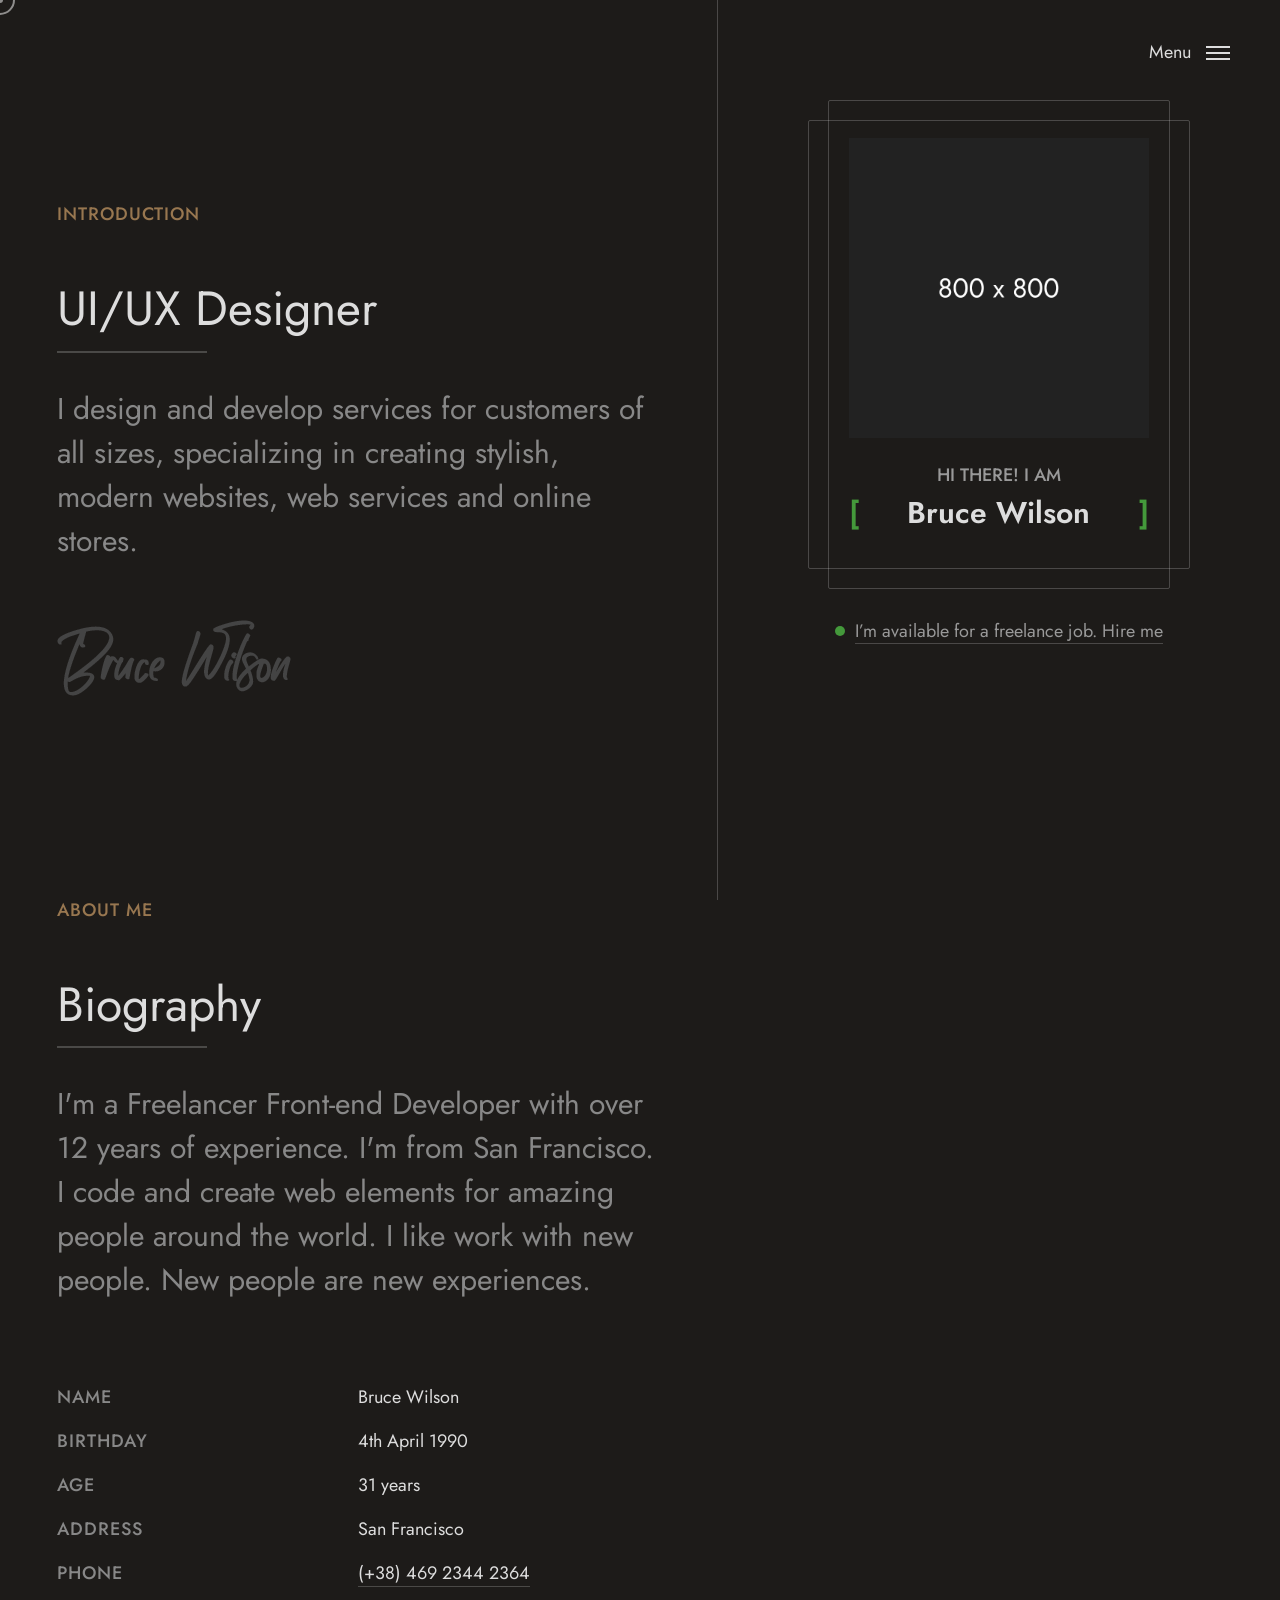
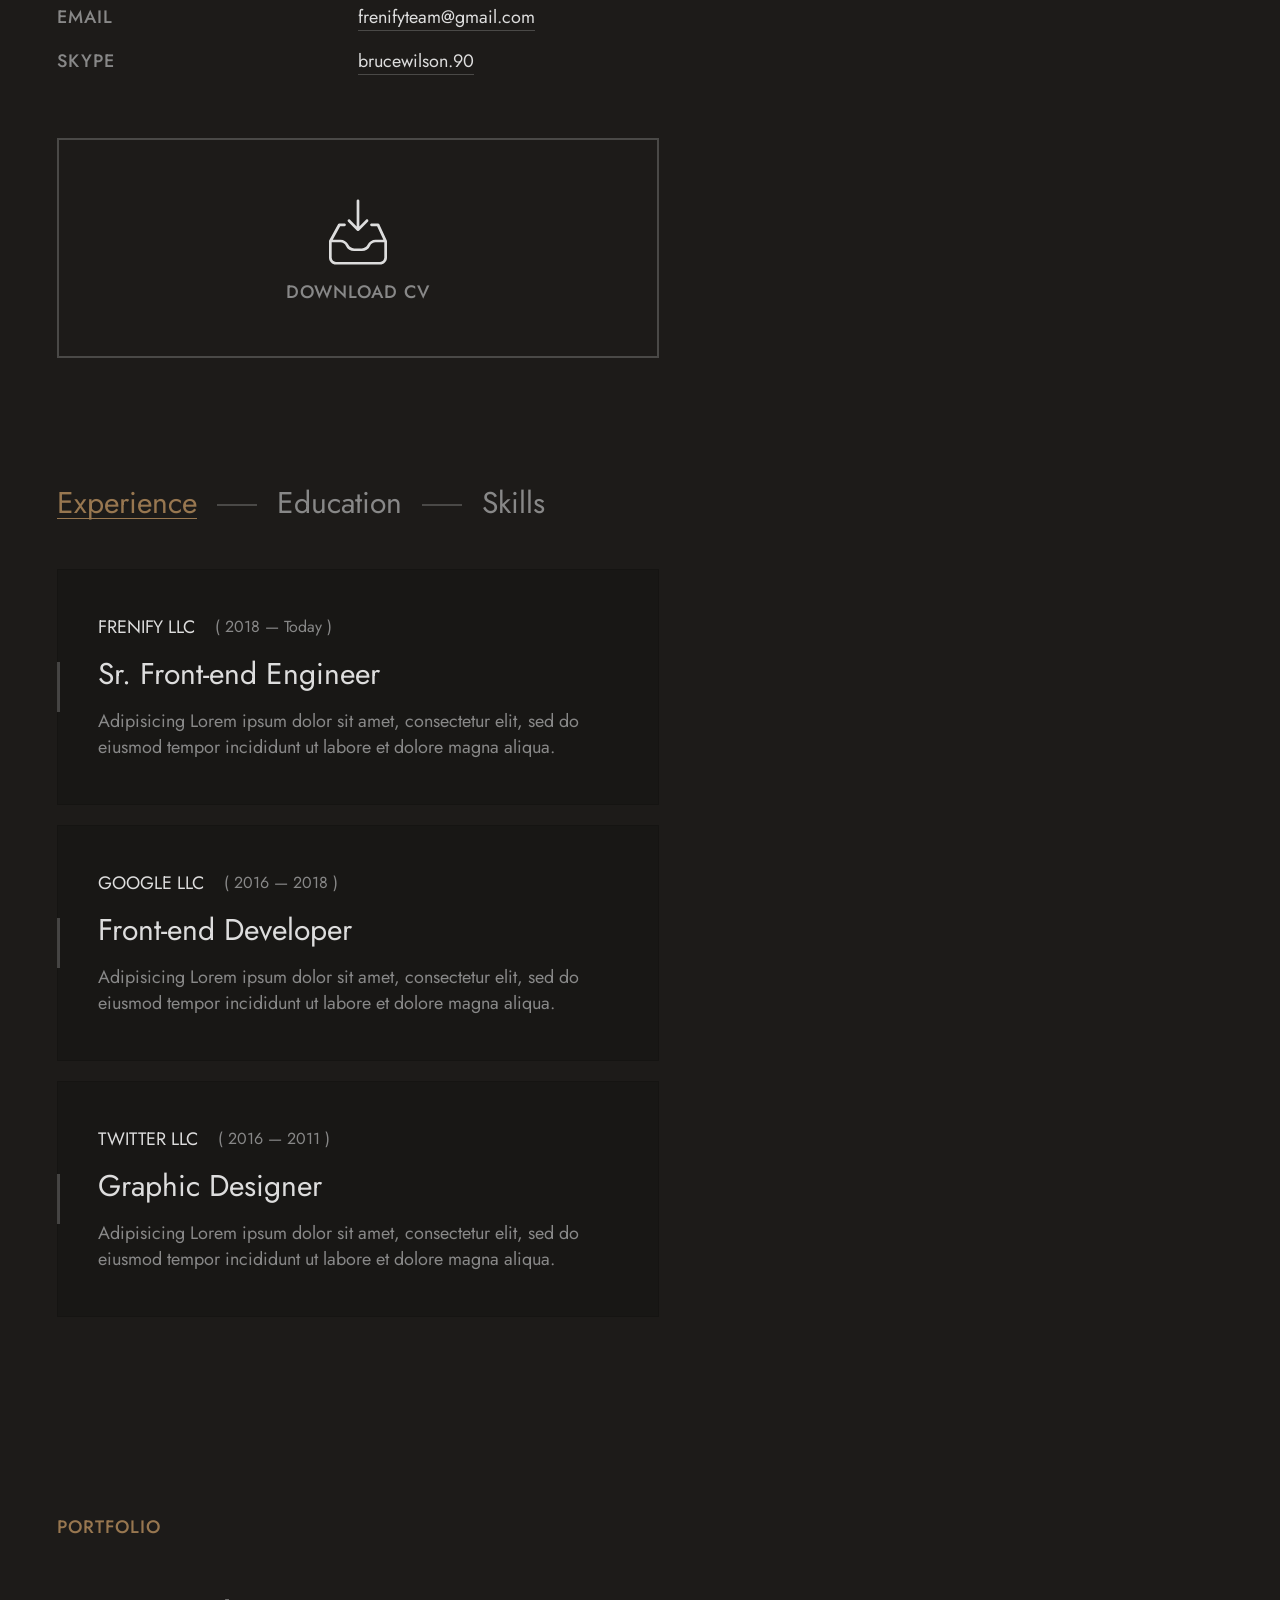
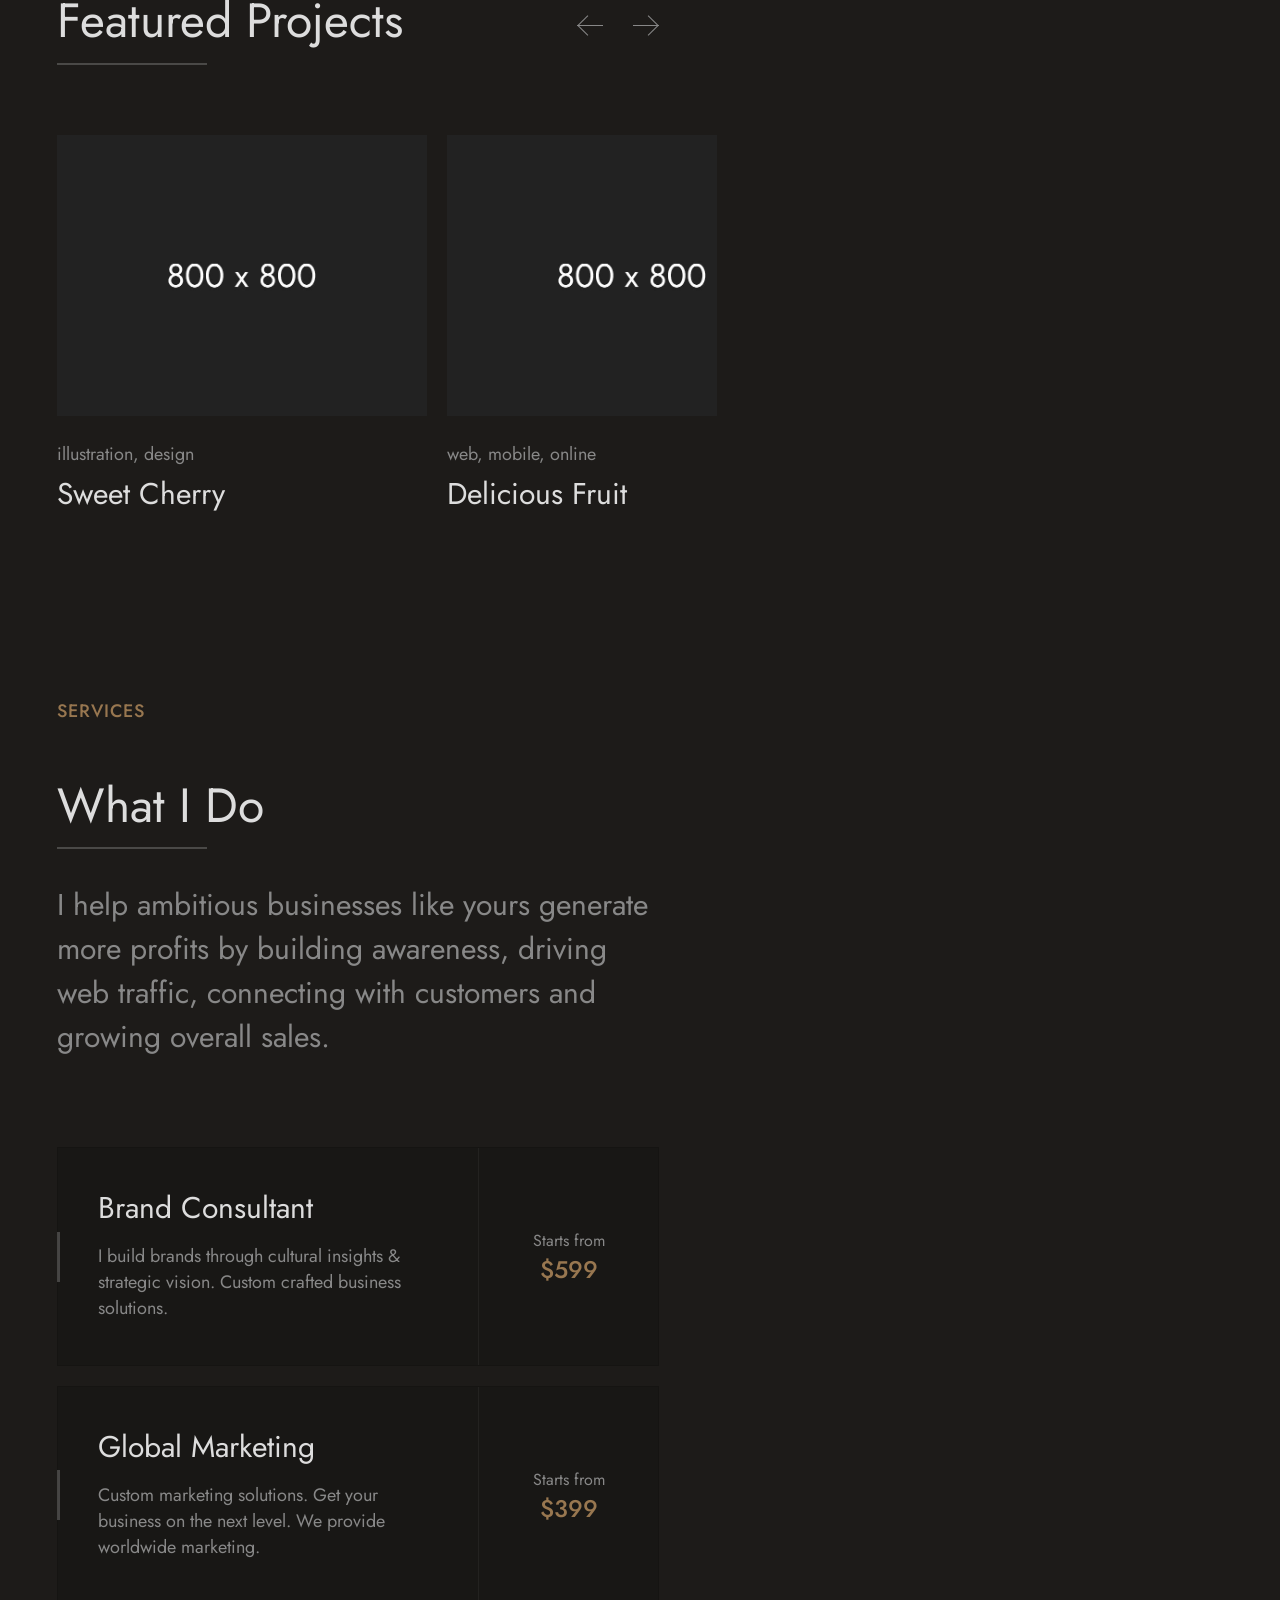
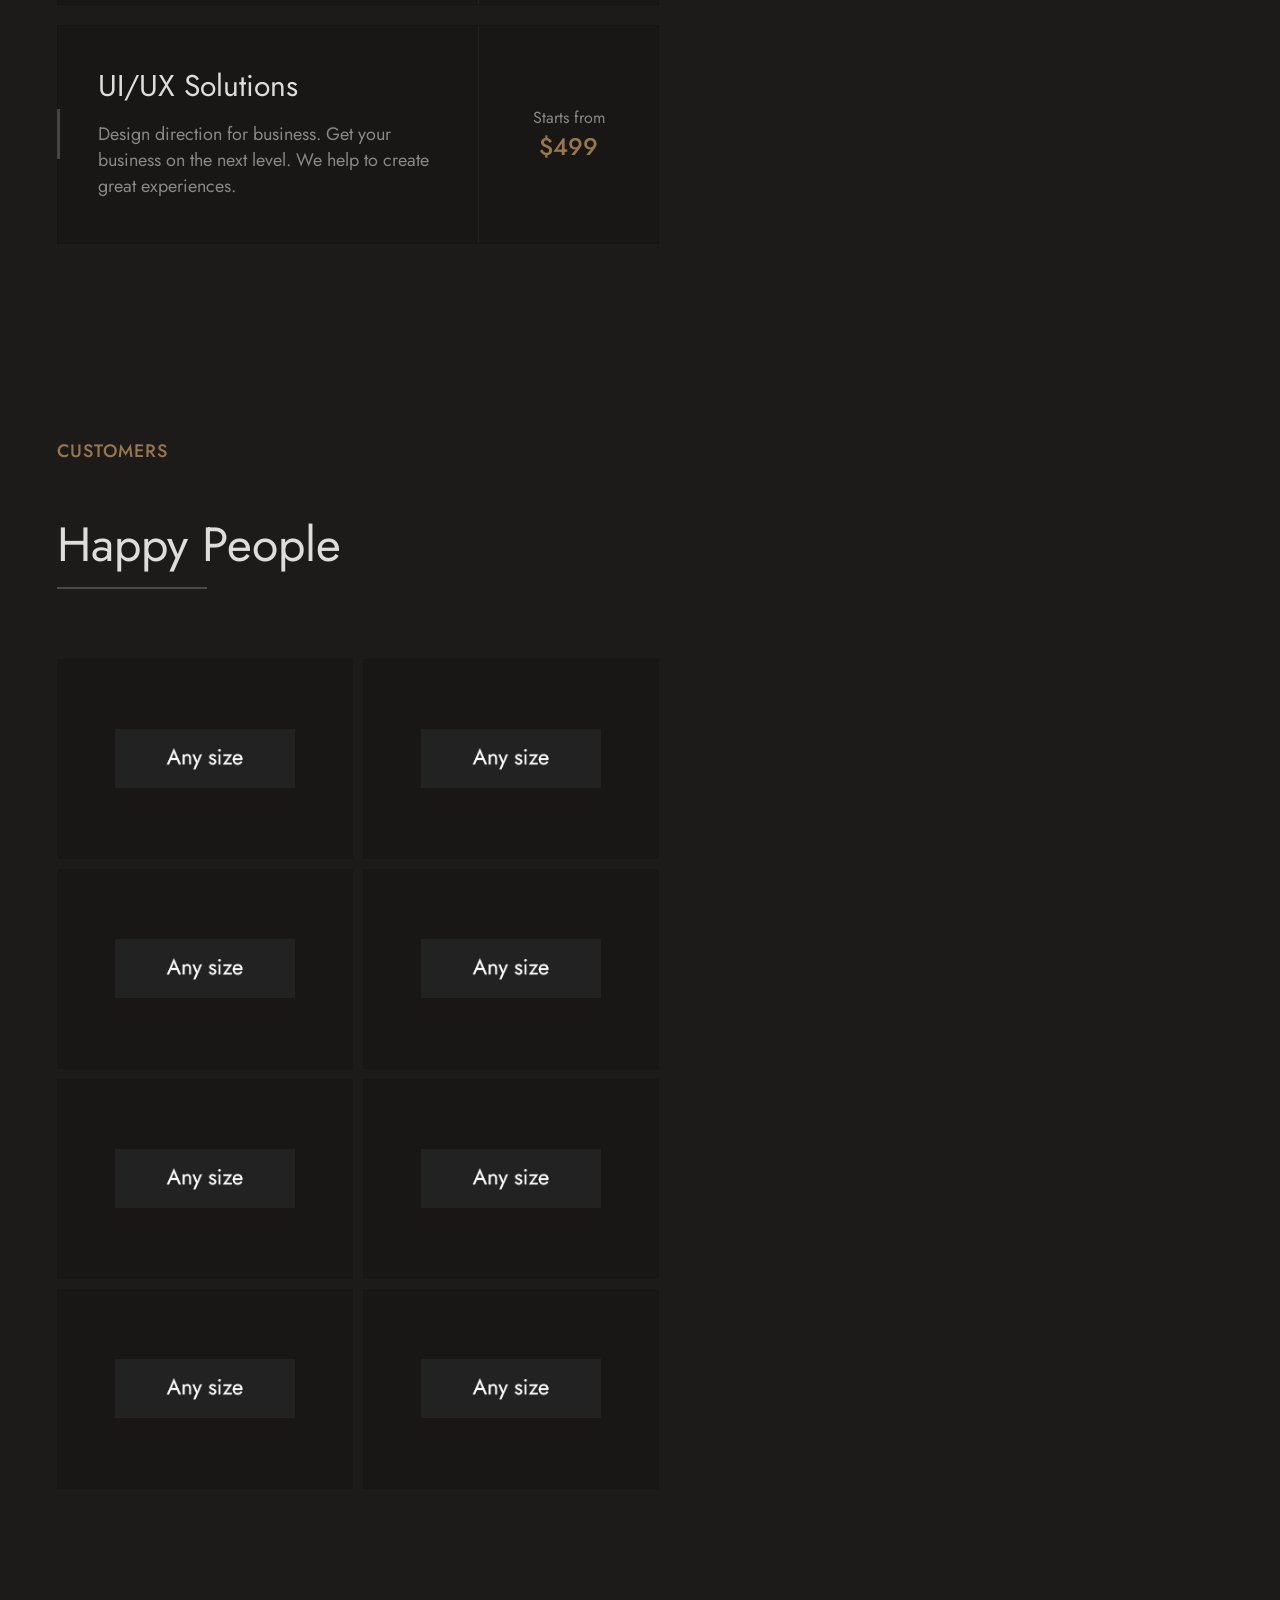
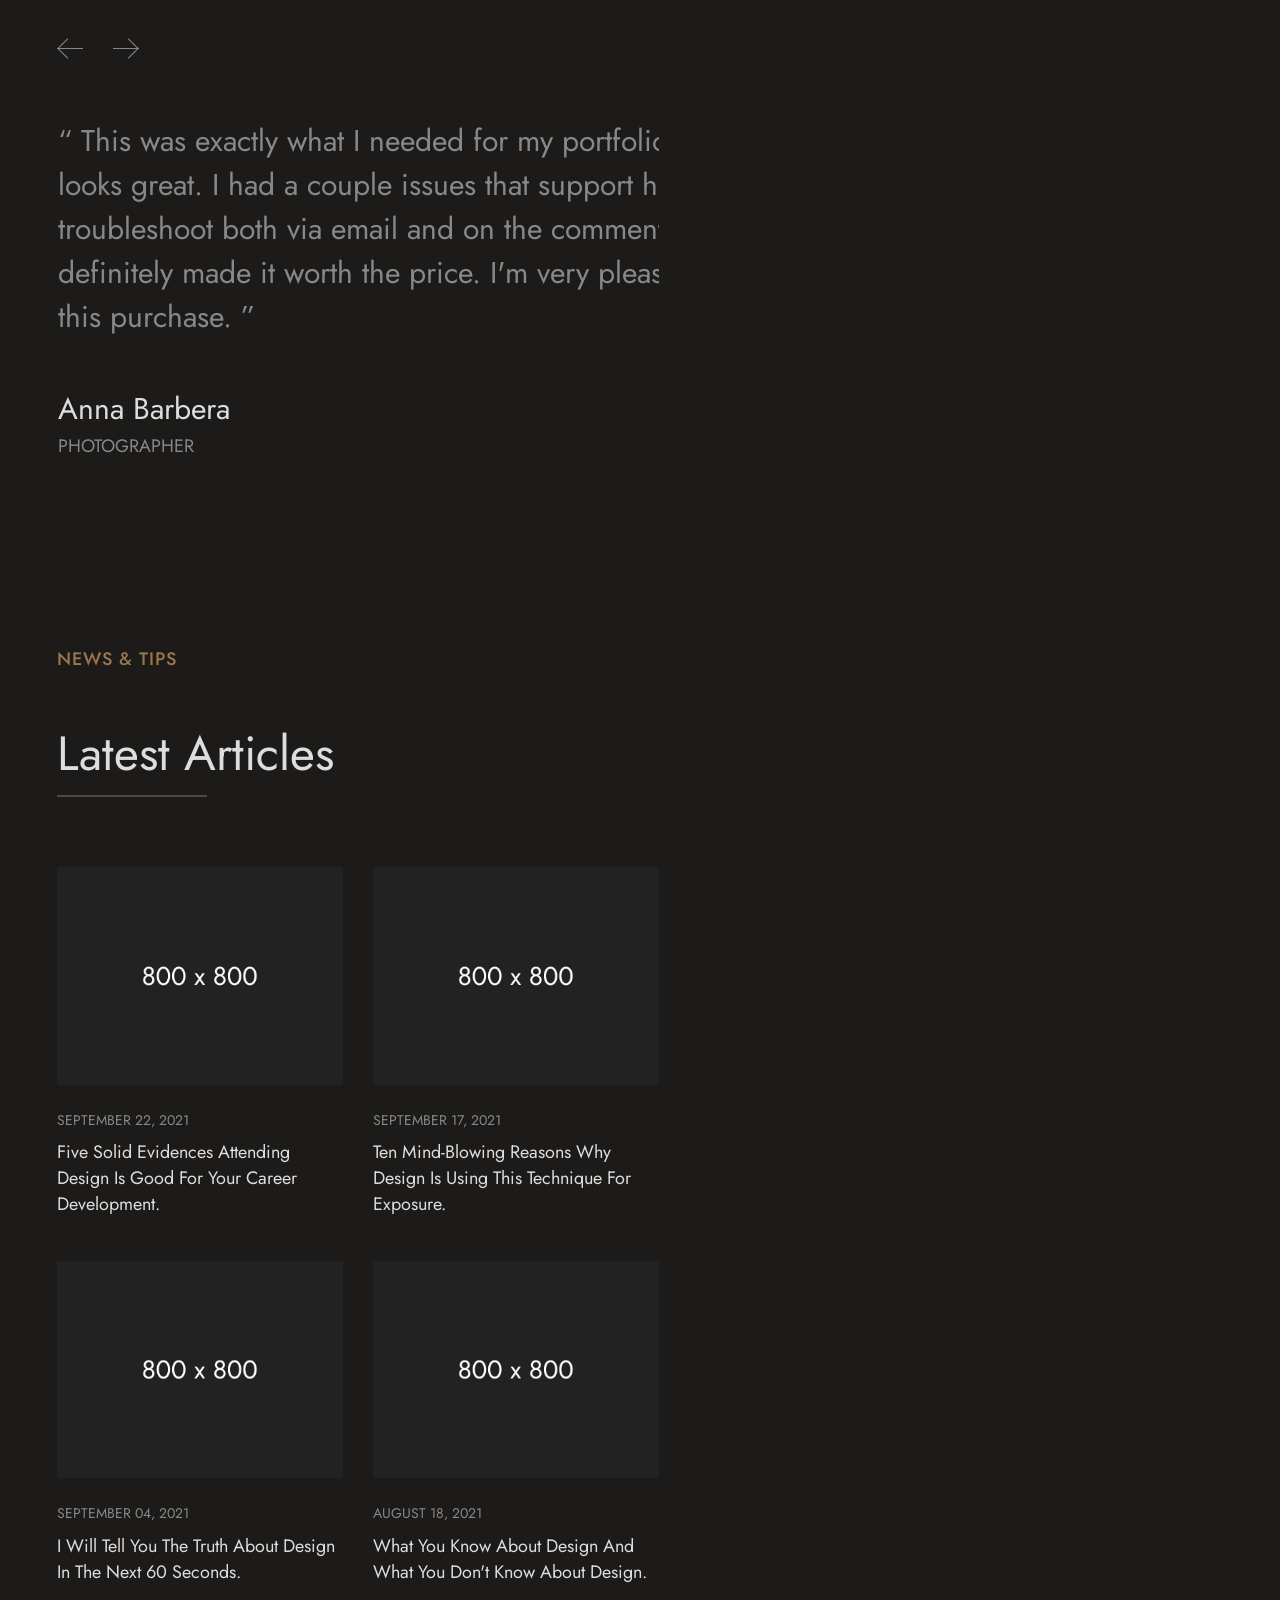
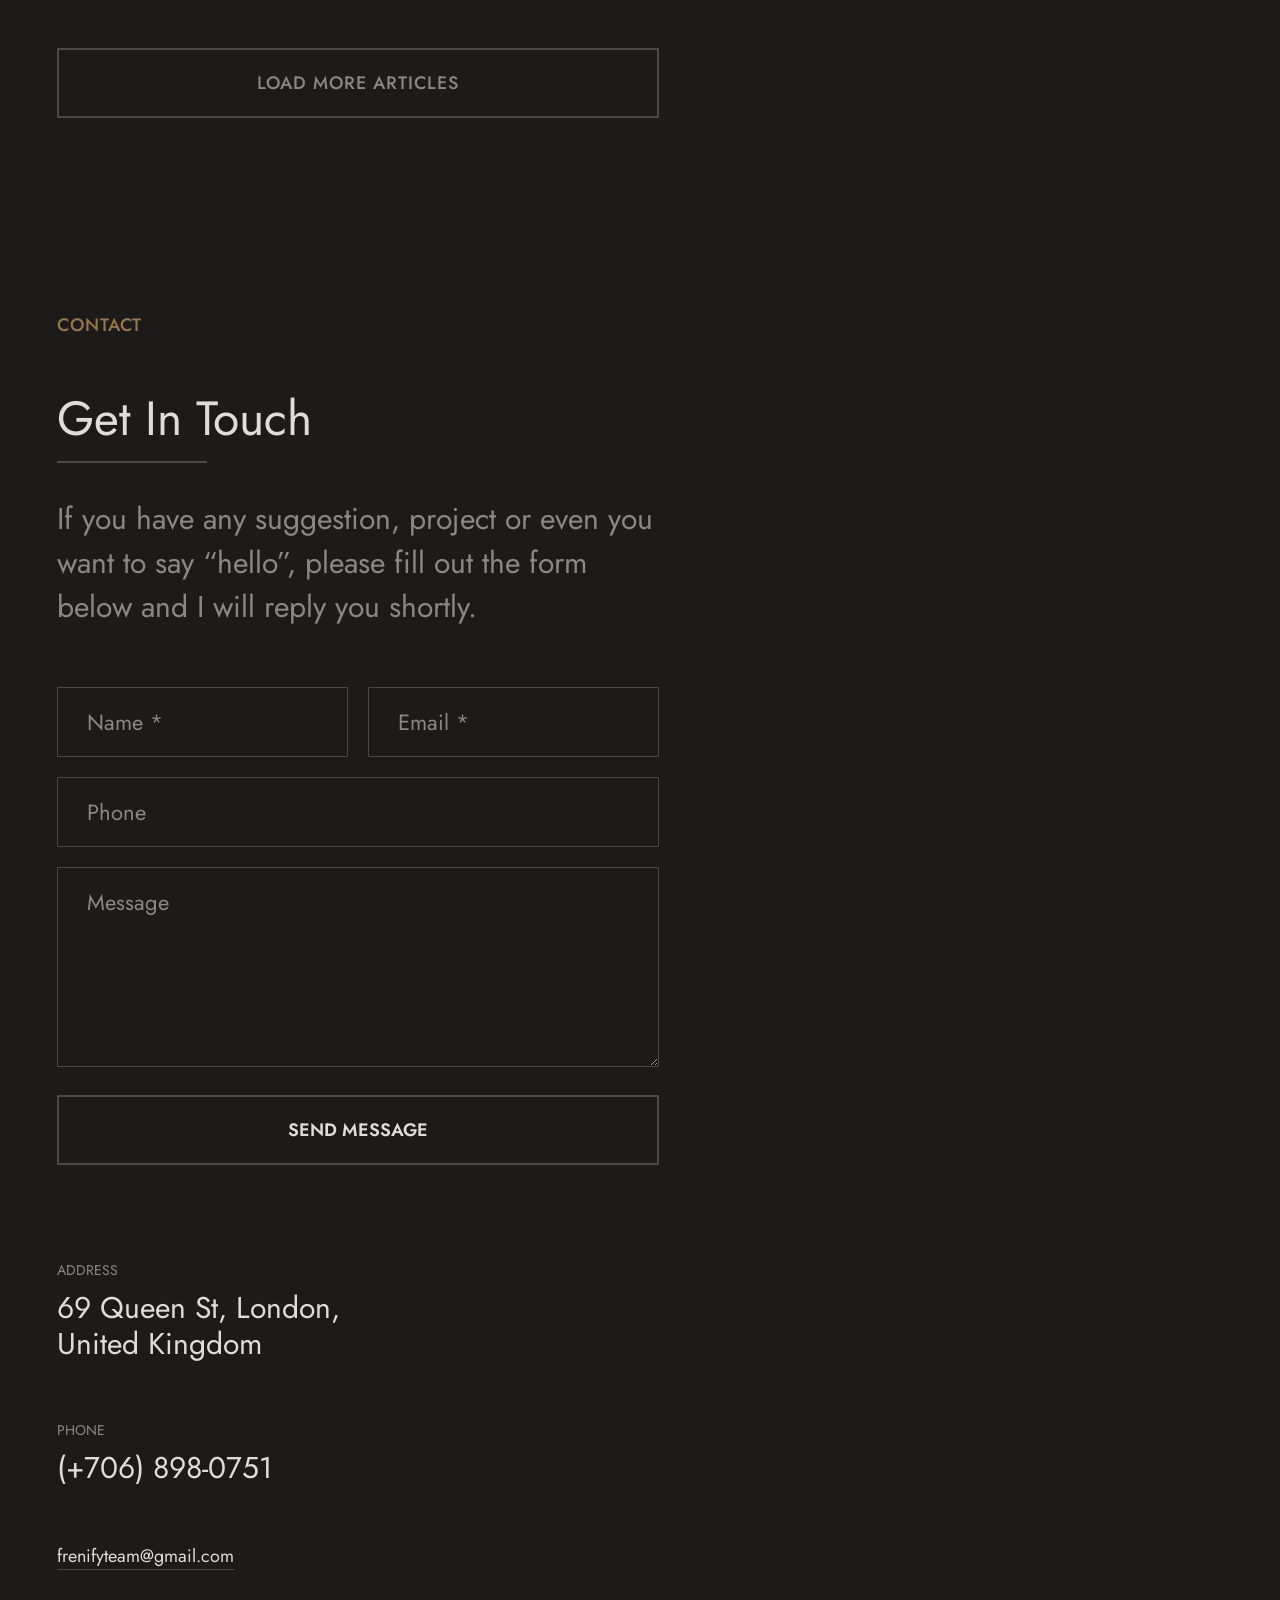
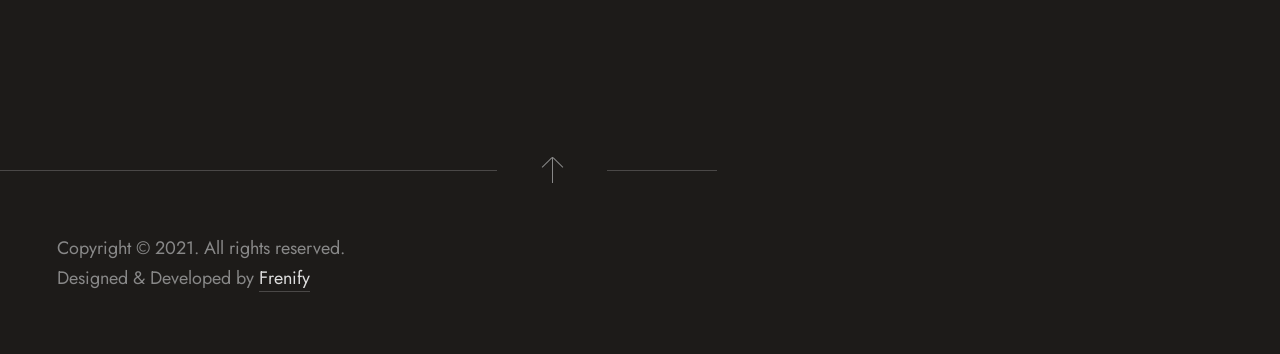
<file: public/singulartemplate/html/index.html>
<!DOCTYPE html>
<!--[if lt IE 7 ]><html class="ie ie6" lang="en"> <![endif]-->
<!--[if IE 7 ]><html class="ie ie7" lang="en"> <![endif]-->
<!--[if IE 8 ]><html class="ie ie8" lang="en"> <![endif]-->
<!--[if (gte IE 9)|!(IE)]><!--><html lang="en"> <!--<![endif]-->

<head>

<meta http-equiv="Content-Type" content="text/html; charset=utf-8" />

<meta name="description" content="Resumo">
<meta name="author" content="Frenify">

<meta name="viewport" content="width=device-width, initial-scale=1, maximum-scale=1">

<title>Resumo | Personal Portfolio HTML5 &amp; CSS3 Template</title>

<!-- Google Fonts -->
<link rel="preconnect" href="https://fonts.googleapis.com">
<link rel="preconnect" href="https://fonts.gstatic.com" crossorigin>
<link href="https://fonts.googleapis.com/css2?family=Jost:ital,wght@0,100;0,200;0,300;0,400;0,500;0,600;0,700;0,800;0,900;1,100;1,200;1,300;1,400;1,500;1,600;1,700;1,800;1,900&display=swap" rel="stylesheet">
<!-- /Google Fonts -->

<!-- Styles -->
<link type="text/css" rel="stylesheet" href="css/base.css?ver=3" />
<link type="text/css" rel="stylesheet" href="css/owl-carousel.css?ver=3" />
<link type="text/css" rel="stylesheet" href="css/style.css?ver=3" />
<!--[if lt IE 9]> <script src="js/modernizr.custom.js?ver=3"></script> <![endif]-->
<!-- /Styles -->

</head>

<body>


<!-- Wrapper All -->
<div class="resumo_fn_wrapper">

	<!-- MODALBOX -->
	<div class="resumo_fn_modalbox">
		<a class="extra_closer" href="#"></a>
		<div class="box_inner">
			<a class="closer" href="#"><span></span></a>
			<div class="modal_content">
				
				<div class="modal_in">
					<!-- Content comes from JS -->
				</div>
				
				<div class="fn__nav" data-from="" data-index="">
					<a href="#" class="prev">
						<span class="text">Prev</span>
						<span class="arrow_wrapper"><span class="arrow"></span></span>
					</a>
					<a href="#" class="next">
						<span class="text">Next</span>
						<span class="arrow_wrapper"><span class="arrow"></span></span>
					</a>
				</div>
			</div>
		</div>
	</div>
	<!-- /MODALBOX --> 
	
	<div class="resumo_fn_content">
		
		<!-- Main Left Part -->
		<div class="resumo_fn_left">

			<!-- Page -->
			<div class="resumo_fn_page">


				<!-- Home Section -->
				<section id="home">
					<div class="container">
						<div class="roww">

							<!-- Main Title -->
							<div class="resumo_fn_main_title">
								<h3 class="subtitle">Introduction</h3>
								<h3 class="title">UI/UX Designer</h3>
								<p class="desc">I design and develop services for customers of all sizes, specializing in creating stylish, modern websites, web services and online stores.</p>
								<img src="img/signature.png" alt="">
							</div>
							<!-- /Main Title -->

						</div>
					</div>
				</section>
				<!-- /Home Section -->


				<!-- About Section -->
				<section id="about">
					<div class="container">
						<div class="roww">

							<!-- Main Title -->
							<div class="resumo_fn_main_title">
								<h3 class="subtitle">About Me</h3>
								<h3 class="title">Biography</h3>
								<p class="desc">I'm a Freelancer Front-end Developer with over 12 years of experience. I'm from San Francisco. I code and create web elements for amazing people around the world. I like work with new people. New people are new experiences.</p>
							</div>
							<!-- /Main Title -->

							<!-- About Information -->
							<div class="resumo_fn_about_info">
								<div class="about_left">
									<table>
										<tr>
											<th>Name</th>
											<th>Bruce Wilson</th>
										</tr>
										<tr>
											<th>Birthday</th>
											<th>4th April 1990</th>
										</tr>
										<tr>
											<th>Age</th>
											<th>31 years</th>
										</tr>
										<tr>
											<th>Address</th>
											<th>San Francisco</th>
										</tr>
										<tr>
											<th>Phone</th>
											<th><a href="tel:+3846923442364">(+38) 469 2344 2364</a></th>
										</tr>
										<tr>
											<th>Email</th>
											<th><a href="mailto:frenifyteam@gmail.com">frenifyteam@gmail.com</a></th>
										</tr>
										<tr>
											<th>Skype</th>
											<th><a href="skype:brucewilson.90">brucewilson.90</a></th>
										</tr>
									</table>
								</div>
								<div class="about_right">
									<!-- Download CV Button -->
									<div class="resumo_fn_cv_btn">
										<a href="img/cv.jpg" download>
											<span class="icon">
												<img src="svg/inbox.svg" alt="" class="fn__svg" />
												<img src="svg/arrow.svg" alt="" class="fn__svg arrow" />
											</span>
											<span>Download CV</span>
										</a>
									</div>
									<!-- /Download CV Button -->
								</div>
							</div>
							<!-- /About Information -->


							<!-- Tabs Shortcode -->
							<div class="resumo_fn_tabs">

								<!-- Tab: Header -->
								<div class="tab_header">
									<ul>
										<li class="active"><a href="#tab1">Experience</a></li>
										<li><a href="#tab2">Education</a></li>
										<li><a href="#tab3">Skills</a></li>
									</ul>
								</div>
								<!-- /Tab: Header -->

								<!-- Tab: Content -->
								<div class="tab_content">

									<!-- #1 tab content -->
									<div id="tab1" class="tab_item active">

										<!-- Boxed List -->
										<div class="resumo_fn_boxed_list">
											<ul>
												<li>
													<div class="item">
														<div class="item_top">
															<h5>Frenify  LLC</h5>
															<span>( 2018 — Today )</span>
														</div>
														<h3>Sr. Front-end Engineer</h3>
														<p>Adipisicing Lorem ipsum dolor sit amet, consectetur elit, sed do eiusmod tempor incididunt ut labore et dolore magna aliqua. </p>
													</div>
												</li>
												<li>
													<div class="item">
														<div class="item_top">
															<h5>Google  LLC</h5>
															<span>( 2016 — 2018 )</span>
														</div>
														<h3>Front-end Developer</h3>
														<p>Adipisicing Lorem ipsum dolor sit amet, consectetur elit, sed do eiusmod tempor incididunt ut labore et dolore magna aliqua. </p>
													</div>
												</li>
												<li>
													<div class="item">
														<div class="item_top">
															<h5>Twitter  LLC</h5>
															<span>( 2016 — 2011 )</span>
														</div>
														<h3>Graphic Designer</h3>
														<p>Adipisicing Lorem ipsum dolor sit amet, consectetur elit, sed do eiusmod tempor incididunt ut labore et dolore magna aliqua. </p>
													</div>
												</li>
											</ul>
										</div>
										<!-- /Boxed List -->

									</div>
									<!-- /#1 tab content -->

									<!-- #2 tab content -->
									<div id="tab2" class="tab_item">

										<!-- Boxed List -->
										<div class="resumo_fn_boxed_list">
											<ul>
												<li>
													<div class="item">
														<div class="item_top">
															<h5>Frenify University</h5>
															<span>( 2014 — 2017 )</span>
														</div>
														<h3>Computer Science</h3>
														<p>Adipisicing Lorem ipsum dolor sit amet, consectetur elit, sed do eiusmod tempor incididunt ut labore et dolore magna aliqua. </p>
													</div>
												</li>
												<li>
													<div class="item">
														<div class="item_top">
															<h5>Edu University</h5>
															<span>( 2011 — 2014 )</span>
														</div>
														<h3>Master Degree</h3>
														<p>Adipisicing Lorem ipsum dolor sit amet, consectetur elit, sed do eiusmod tempor incididunt ut labore et dolore magna aliqua. </p>
													</div>
												</li>
												<li>
													<div class="item">
														<div class="item_top">
															<h5>Clolumbia College</h5>
															<span>( 2007 — 2011 )</span>
														</div>
														<h3>Bachelor Degree</h3>
														<p>Adipisicing Lorem ipsum dolor sit amet, consectetur elit, sed do eiusmod tempor incididunt ut labore et dolore magna aliqua. </p>
													</div>
												</li>
											</ul>
										</div>
										<!-- /Boxed List -->

									</div>
									<!-- /#2 tab content -->

									<!-- #3 tab content -->
									<div id="tab3" class="tab_item">

										<!-- Progress Bar -->
										<div class="resumo_fn_progress_bar">

											<div class="progress_item" data-value="92">
												<div class="item_in">
													<h3 class="progress_title">Adobe Photoshop</h3>
													<span class="progress_percent"></span>
													<div class="bg_wrap"><div class="progress_bg"></div></div>
												</div>
											</div>

											<div class="progress_item" data-value="95">
												<div class="item_in">
													<h3 class="progress_title">HTML5 &amp; CSS3</h3>
													<span class="progress_percent"></span>
													<div class="bg_wrap"><div class="progress_bg"></div></div>
												</div>
											</div>

											<div class="progress_item" data-value="80">
												<div class="item_in">
													<h3 class="progress_title">WordPress</h3>
													<span class="progress_percent"></span>
													<div class="bg_wrap"><div class="progress_bg"></div></div>
												</div>
											</div>

											<div class="progress_item" data-value="85">
												<div class="item_in">
													<h3 class="progress_title">Adobe Illustrator</h3>
													<span class="progress_percent"></span>
													<div class="bg_wrap"><div class="progress_bg"></div></div>
												</div>
											</div>

										</div>
										<!-- /Progress Bar -->

										<!-- Description -->
										<div class="resumo_fn_desc">
											<p>A freelance creative designer with a love for minimal design, clean typography and well-written code, located in San Francisco. Provide high quality and cost effective offshore web and software development services. Wide range of web and software development services across the world.</p>
										</div>

									</div>
									<!-- /#2 tab content -->

								</div>
								<!-- /Tab: Content -->
							</div>
							<!-- /Tabs Shortcode -->


						</div>
					</div>
				</section>
				<!-- /About Section -->



				<!-- Portfolio Section -->
				<section id="portfolio">

					<div class="container">
						<div class="roww">
							<!-- Main Title -->
							<div class="resumo_fn_main_title">
								<div class="my__nav">
									<a href="#" class="prev"><span></span></a>
									<a href="#" class="next"><span></span></a>
								</div>
								<h3 class="subtitle">Portfolio</h3>
								<h3 class="title">Featured Projects</h3>
							</div>
							<!-- /Main Title -->
						</div>
					</div>

					<div class="container noright">
						<div class="roww">

							<div class="owl-carousel modal_items" data-from="portfolio" data-count="5">
								<div class="item modal_item" data-index="1">
									<div class="img_holder">
										<img src="img/thumb/square.jpg" alt="">
										<div class="abs_img" data-bg-img="img/portfolio/1.jpg"></div>
									</div>
									<div class="title_holder">
										<p>illustration, design</p>
										<h3><a href="#">Sweet Cherry</a></h3>
									</div>
									<div class="fn__hidden">
										<p class="fn__cat">illustration, design</p>
										<h3 class="fn__title">Sweet Cherry</h3>
										<div class="img_holder">
											<img src="img/thumb/square.jpg" alt="">
											<div class="abs_img" data-bg-img="img/portfolio/1.jpg"></div>
										</div>
										<p class="fn__desc">Sed ornare tellus a odio bibendum, at tristique sapien malesuada. Proin sagittis maximus accumsan. Class aptent taciti sociosqu ad litora torquent per conubia nostra, per inceptos himenaeos. Lorem ipsum dolor sit amet, consectetur adipiscing elit. Quisque gravida quam sit amet elit varius tempor. Pellentesque purus eros, blandit eu mollis vel, commodo eget orci. Proin vel hendrerit ex. Vivamus ut ex at nunc consectetur efficitur ut quis est. Proin posuere orci eget vulputate fringilla. Curabitur placerat massa eget efficitur cursus. Sed sollicitudin rhoncus blandit. Nam accumsan vestibulum enim. Sed rutrum eu leo pellentesque lobortis. Integer ornare fringilla arcu, eu mattis risus convallis in.</p>
										<p class="fn__desc">Quisque dui metus, eleifend at enim ac, imperdiet sagittis dolor. Vestibulum ipsum quam, feugiat non velit sit amet, pulvinar varius nisl. Mauris tristique, ipsum sit amet lacinia congue, mauris magna tempus nibh, in mollis eros enim a tortor. Morbi enim arcu, tristique vitae mi nec, hendrerit pharetra metus. Phasellus id feugiat purus. In vel elit eu lacus ultrices feugiat. Etiam at aliquet mi. Nunc sit amet libero sit amet lectus pellentesque sagittis. Curabitur blandit ante quis erat dapibus viverra. Maecenas consequat pulvinar pulvinar. Donec in aliquam arcu. Donec eu laoreet dolor. Ut nisi lectus, pulvinar ac mattis quis, pretium ac nulla. Morbi sed ligula ultrices, ornare mauris id, auctor arcu. Sed pellentesque ex sed erat faucibus, ultrices vehicula ex dapibus. Aenean venenatis metus eros, vel faucibus lorem porttitor eu.</p>
										<p class="fn__desc">Sed porttitor augue erat, vitae convallis odio viverra id. In nec finibus elit. Nullam ac sodales nunc, vel sagittis elit. Ut condimentum ex ipsum, eu ornare odio aliquam eu. Ut iaculis eros quam, eu bibendum tellus convallis quis. Donec sapien risus, consequat ut magna nec, interdum porta nisl. Vivamus pulvinar hendrerit finibus. Nunc molestie lacinia risus, id mattis nunc euismod ac. Nam eu orci felis. Quisque ut elementum quam. Vivamus pulvinar nisi nunc, ut faucibus turpis tincidunt eget. Fusce nec ex quis odio laoreet consequat. Duis faucibus metus id feugiat sodales. Sed eu ligula eget quam ultricies tincidunt. Morbi sodales nunc ultrices justo pellentesque, ac mattis mi sagittis. Morbi ut consectetur neque.</p>
									</div>
								</div>
								<div class="item modal_item" data-index="2">
									<div class="img_holder">
										<img src="img/thumb/square.jpg" alt="">
										<div class="abs_img" data-bg-img="img/portfolio/2.jpg"></div>
									</div>
									<div class="title_holder">
										<p>web, mobile, online</p>
										<h3><a href="#">Delicious Fruit</a></h3>
									</div>
									<div class="fn__hidden">
										<p class="fn__cat">web, mobile, online</p>
										<h3 class="fn__title">Delicious Fruit</h3>
										<div class="img_holder">
											<img src="img/thumb/square.jpg" alt="">
											<div class="abs_img" data-bg-img="img/portfolio/2.jpg"></div>
										</div>
										<p class="fn__desc">Sed ornare tellus a odio bibendum, at tristique sapien malesuada. Proin sagittis maximus accumsan. Class aptent taciti sociosqu ad litora torquent per conubia nostra, per inceptos himenaeos. Lorem ipsum dolor sit amet, consectetur adipiscing elit. Quisque gravida quam sit amet elit varius tempor. Pellentesque purus eros, blandit eu mollis vel, commodo eget orci. Proin vel hendrerit ex. Vivamus ut ex at nunc consectetur efficitur ut quis est. Proin posuere orci eget vulputate fringilla. Curabitur placerat massa eget efficitur cursus. Sed sollicitudin rhoncus blandit. Nam accumsan vestibulum enim. Sed rutrum eu leo pellentesque lobortis. Integer ornare fringilla arcu, eu mattis risus convallis in.</p>
										<p class="fn__desc">Quisque dui metus, eleifend at enim ac, imperdiet sagittis dolor. Vestibulum ipsum quam, feugiat non velit sit amet, pulvinar varius nisl. Mauris tristique, ipsum sit amet lacinia congue, mauris magna tempus nibh, in mollis eros enim a tortor. Morbi enim arcu, tristique vitae mi nec, hendrerit pharetra metus. Phasellus id feugiat purus. In vel elit eu lacus ultrices feugiat. Etiam at aliquet mi. Nunc sit amet libero sit amet lectus pellentesque sagittis. Curabitur blandit ante quis erat dapibus viverra. Maecenas consequat pulvinar pulvinar. Donec in aliquam arcu. Donec eu laoreet dolor. Ut nisi lectus, pulvinar ac mattis quis, pretium ac nulla. Morbi sed ligula ultrices, ornare mauris id, auctor arcu. Sed pellentesque ex sed erat faucibus, ultrices vehicula ex dapibus. Aenean venenatis metus eros, vel faucibus lorem porttitor eu.</p>
										<p class="fn__desc">Sed porttitor augue erat, vitae convallis odio viverra id. In nec finibus elit. Nullam ac sodales nunc, vel sagittis elit. Ut condimentum ex ipsum, eu ornare odio aliquam eu. Ut iaculis eros quam, eu bibendum tellus convallis quis. Donec sapien risus, consequat ut magna nec, interdum porta nisl. Vivamus pulvinar hendrerit finibus. Nunc molestie lacinia risus, id mattis nunc euismod ac. Nam eu orci felis. Quisque ut elementum quam. Vivamus pulvinar nisi nunc, ut faucibus turpis tincidunt eget. Fusce nec ex quis odio laoreet consequat. Duis faucibus metus id feugiat sodales. Sed eu ligula eget quam ultricies tincidunt. Morbi sodales nunc ultrices justo pellentesque, ac mattis mi sagittis. Morbi ut consectetur neque.</p>
									</div>
								</div>
								<div class="item modal_item" data-index="3">
									<div class="img_holder">
										<img src="img/thumb/square.jpg" alt="">
										<div class="abs_img" data-bg-img="img/portfolio/3.jpg"></div>
									</div>
									<div class="title_holder">
										<p>design, vector</p>
										<h3><a href="#">Blue Lemon</a></h3>
									</div>
									<div class="fn__hidden">
										<p class="fn__cat">design, vector</p>
										<h3 class="fn__title">Blue Lemon</h3>
										<div class="img_holder">
											<img src="img/thumb/square.jpg" alt="">
											<div class="abs_img" data-bg-img="img/portfolio/3.jpg"></div>
										</div>
										<p class="fn__desc">Sed ornare tellus a odio bibendum, at tristique sapien malesuada. Proin sagittis maximus accumsan. Class aptent taciti sociosqu ad litora torquent per conubia nostra, per inceptos himenaeos. Lorem ipsum dolor sit amet, consectetur adipiscing elit. Quisque gravida quam sit amet elit varius tempor. Pellentesque purus eros, blandit eu mollis vel, commodo eget orci. Proin vel hendrerit ex. Vivamus ut ex at nunc consectetur efficitur ut quis est. Proin posuere orci eget vulputate fringilla. Curabitur placerat massa eget efficitur cursus. Sed sollicitudin rhoncus blandit. Nam accumsan vestibulum enim. Sed rutrum eu leo pellentesque lobortis. Integer ornare fringilla arcu, eu mattis risus convallis in.</p>
										<p class="fn__desc">Quisque dui metus, eleifend at enim ac, imperdiet sagittis dolor. Vestibulum ipsum quam, feugiat non velit sit amet, pulvinar varius nisl. Mauris tristique, ipsum sit amet lacinia congue, mauris magna tempus nibh, in mollis eros enim a tortor. Morbi enim arcu, tristique vitae mi nec, hendrerit pharetra metus. Phasellus id feugiat purus. In vel elit eu lacus ultrices feugiat. Etiam at aliquet mi. Nunc sit amet libero sit amet lectus pellentesque sagittis. Curabitur blandit ante quis erat dapibus viverra. Maecenas consequat pulvinar pulvinar. Donec in aliquam arcu. Donec eu laoreet dolor. Ut nisi lectus, pulvinar ac mattis quis, pretium ac nulla. Morbi sed ligula ultrices, ornare mauris id, auctor arcu. Sed pellentesque ex sed erat faucibus, ultrices vehicula ex dapibus. Aenean venenatis metus eros, vel faucibus lorem porttitor eu.</p>
										<p class="fn__desc">Sed porttitor augue erat, vitae convallis odio viverra id. In nec finibus elit. Nullam ac sodales nunc, vel sagittis elit. Ut condimentum ex ipsum, eu ornare odio aliquam eu. Ut iaculis eros quam, eu bibendum tellus convallis quis. Donec sapien risus, consequat ut magna nec, interdum porta nisl. Vivamus pulvinar hendrerit finibus. Nunc molestie lacinia risus, id mattis nunc euismod ac. Nam eu orci felis. Quisque ut elementum quam. Vivamus pulvinar nisi nunc, ut faucibus turpis tincidunt eget. Fusce nec ex quis odio laoreet consequat. Duis faucibus metus id feugiat sodales. Sed eu ligula eget quam ultricies tincidunt. Morbi sodales nunc ultrices justo pellentesque, ac mattis mi sagittis. Morbi ut consectetur neque.</p>
									</div>
								</div>
								<div class="item modal_item" data-index="4">
									<div class="img_holder">
										<img src="img/thumb/square.jpg" alt="">
										<div class="abs_img" data-bg-img="img/portfolio/4.jpg"></div>
									</div>
									<div class="title_holder">
										<p>mobile, design</p>
										<h3><a href="#">Yellow Phone</a></h3>
									</div>
									<div class="fn__hidden">
										<p class="fn__cat">mobile, design</p>
										<h3 class="fn__title">Yellow Phone</h3>
										<div class="img_holder">
											<img src="img/thumb/square.jpg" alt="">
											<div class="abs_img" data-bg-img="img/portfolio/4.jpg"></div>
										</div>
										<p class="fn__desc">Sed ornare tellus a odio bibendum, at tristique sapien malesuada. Proin sagittis maximus accumsan. Class aptent taciti sociosqu ad litora torquent per conubia nostra, per inceptos himenaeos. Lorem ipsum dolor sit amet, consectetur adipiscing elit. Quisque gravida quam sit amet elit varius tempor. Pellentesque purus eros, blandit eu mollis vel, commodo eget orci. Proin vel hendrerit ex. Vivamus ut ex at nunc consectetur efficitur ut quis est. Proin posuere orci eget vulputate fringilla. Curabitur placerat massa eget efficitur cursus. Sed sollicitudin rhoncus blandit. Nam accumsan vestibulum enim. Sed rutrum eu leo pellentesque lobortis. Integer ornare fringilla arcu, eu mattis risus convallis in.</p>
										<p class="fn__desc">Quisque dui metus, eleifend at enim ac, imperdiet sagittis dolor. Vestibulum ipsum quam, feugiat non velit sit amet, pulvinar varius nisl. Mauris tristique, ipsum sit amet lacinia congue, mauris magna tempus nibh, in mollis eros enim a tortor. Morbi enim arcu, tristique vitae mi nec, hendrerit pharetra metus. Phasellus id feugiat purus. In vel elit eu lacus ultrices feugiat. Etiam at aliquet mi. Nunc sit amet libero sit amet lectus pellentesque sagittis. Curabitur blandit ante quis erat dapibus viverra. Maecenas consequat pulvinar pulvinar. Donec in aliquam arcu. Donec eu laoreet dolor. Ut nisi lectus, pulvinar ac mattis quis, pretium ac nulla. Morbi sed ligula ultrices, ornare mauris id, auctor arcu. Sed pellentesque ex sed erat faucibus, ultrices vehicula ex dapibus. Aenean venenatis metus eros, vel faucibus lorem porttitor eu.</p>
										<p class="fn__desc">Sed porttitor augue erat, vitae convallis odio viverra id. In nec finibus elit. Nullam ac sodales nunc, vel sagittis elit. Ut condimentum ex ipsum, eu ornare odio aliquam eu. Ut iaculis eros quam, eu bibendum tellus convallis quis. Donec sapien risus, consequat ut magna nec, interdum porta nisl. Vivamus pulvinar hendrerit finibus. Nunc molestie lacinia risus, id mattis nunc euismod ac. Nam eu orci felis. Quisque ut elementum quam. Vivamus pulvinar nisi nunc, ut faucibus turpis tincidunt eget. Fusce nec ex quis odio laoreet consequat. Duis faucibus metus id feugiat sodales. Sed eu ligula eget quam ultricies tincidunt. Morbi sodales nunc ultrices justo pellentesque, ac mattis mi sagittis. Morbi ut consectetur neque.</p>
									</div>
								</div>
								<div class="item modal_item" data-index="5">
									<div class="img_holder">
										<img src="img/thumb/square.jpg" alt="">
										<div class="abs_img" data-bg-img="img/portfolio/5.jpg"></div>
									</div>
									<div class="title_holder">
										<p>mobile, design</p>
										<h3><a href="#">Ice Cream</a></h3>
									</div>
									<div class="fn__hidden">
										<p class="fn__cat">mobile, design</p>
										<h3 class="fn__title">Ice Cream</h3>
										<div class="img_holder">
											<img src="img/thumb/square.jpg" alt="">
											<div class="abs_img" data-bg-img="img/portfolio/5.jpg"></div>
										</div>
										<p class="fn__desc">Sed ornare tellus a odio bibendum, at tristique sapien malesuada. Proin sagittis maximus accumsan. Class aptent taciti sociosqu ad litora torquent per conubia nostra, per inceptos himenaeos. Lorem ipsum dolor sit amet, consectetur adipiscing elit. Quisque gravida quam sit amet elit varius tempor. Pellentesque purus eros, blandit eu mollis vel, commodo eget orci. Proin vel hendrerit ex. Vivamus ut ex at nunc consectetur efficitur ut quis est. Proin posuere orci eget vulputate fringilla. Curabitur placerat massa eget efficitur cursus. Sed sollicitudin rhoncus blandit. Nam accumsan vestibulum enim. Sed rutrum eu leo pellentesque lobortis. Integer ornare fringilla arcu, eu mattis risus convallis in.</p>
										<p class="fn__desc">Quisque dui metus, eleifend at enim ac, imperdiet sagittis dolor. Vestibulum ipsum quam, feugiat non velit sit amet, pulvinar varius nisl. Mauris tristique, ipsum sit amet lacinia congue, mauris magna tempus nibh, in mollis eros enim a tortor. Morbi enim arcu, tristique vitae mi nec, hendrerit pharetra metus. Phasellus id feugiat purus. In vel elit eu lacus ultrices feugiat. Etiam at aliquet mi. Nunc sit amet libero sit amet lectus pellentesque sagittis. Curabitur blandit ante quis erat dapibus viverra. Maecenas consequat pulvinar pulvinar. Donec in aliquam arcu. Donec eu laoreet dolor. Ut nisi lectus, pulvinar ac mattis quis, pretium ac nulla. Morbi sed ligula ultrices, ornare mauris id, auctor arcu. Sed pellentesque ex sed erat faucibus, ultrices vehicula ex dapibus. Aenean venenatis metus eros, vel faucibus lorem porttitor eu.</p>
										<p class="fn__desc">Sed porttitor augue erat, vitae convallis odio viverra id. In nec finibus elit. Nullam ac sodales nunc, vel sagittis elit. Ut condimentum ex ipsum, eu ornare odio aliquam eu. Ut iaculis eros quam, eu bibendum tellus convallis quis. Donec sapien risus, consequat ut magna nec, interdum porta nisl. Vivamus pulvinar hendrerit finibus. Nunc molestie lacinia risus, id mattis nunc euismod ac. Nam eu orci felis. Quisque ut elementum quam. Vivamus pulvinar nisi nunc, ut faucibus turpis tincidunt eget. Fusce nec ex quis odio laoreet consequat. Duis faucibus metus id feugiat sodales. Sed eu ligula eget quam ultricies tincidunt. Morbi sodales nunc ultrices justo pellentesque, ac mattis mi sagittis. Morbi ut consectetur neque.</p>
									</div>
								</div>
							</div>

						</div>
					</div>

				</section>
				<!-- /Portfolio Section -->



				<!-- Services Section -->
				<section id="services">
					<div class="container">
						<div class="roww">

							<!-- Main Title -->
							<div class="resumo_fn_main_title">
								<h3 class="subtitle">Services</h3>
								<h3 class="title">What I Do</h3>
								<p class="desc">I help ambitious businesses like yours generate more profits by building awareness, driving web traffic, connecting with customers and growing overall sales.</p>
							</div>
							<!-- /Main Title -->


							<!-- Services List -->
							<div class="resumo_fn_service_list">
								<ul>
									<li>
										<div class="item">
											<div class="item_left">
												<h3>Brand Consultant</h3>
												<p>I build brands through cultural insights &amp; strategic vision. Custom crafted business solutions.</p>
											</div>
											<div class="item_right">
												<p>Starts from</p>
												<h3>$599</h3>
											</div>
										</div>
									</li>
									<li>
										<div class="item">
											<div class="item_left">
												<h3>Global Marketing</h3>
												<p>Custom marketing solutions. Get your business on the next level. We provide worldwide marketing.</p>
											</div>
											<div class="item_right">
												<p>Starts from</p>
												<h3>$399</h3>
											</div>
										</div>
									</li>
									<li>
										<div class="item">
											<div class="item_left">
												<h3>UI/UX Solutions</h3>
												<p>Design direction for business. Get your business on the next level. We help to create great experiences.</p>
											</div>
											<div class="item_right">
												<p>Starts from</p>
												<h3>$499</h3>
											</div>
										</div>
									</li>
								</ul>
							</div>
							<!-- /Services List -->

						</div>
					</div>
				</section>
				<!-- /Services Section -->



				<!-- Customers Section -->
				<section id="customers">
					<div class="container">
						<div class="roww">

							<!-- Main Title -->
							<div class="resumo_fn_main_title">
								<h3 class="subtitle">Customers</h3>
								<h3 class="title">Happy People</h3>
							</div>
							<!-- /Main Title -->


							<!-- Partners -->
							<div class="resumo_fn_partners">
								<ul>
									<li><a href="https://envato.com/" target="_blank"><img src="img/partners/1.png" alt=""></a></li>
									<li><a href="https://frenify.com/" target="_blank"><img src="img/partners/2.png" alt=""></a></li>
									<li><a href="https://themeforest.net/item/rewall-personal-portfolio-template/34316546" target="_blank"><img src="img/partners/3.png" alt=""></a></li>
									<li><a href="https://themeforest.net/item/artemiz-blog-podcast-wordpress-theme/28455063" target="_blank"><img src="img/partners/4.png" alt=""></a></li>
									<li><a href="#" target="_blank"><img src="img/partners/5.png" alt=""></a></li>
									<li><a href="#" target="_blank"><img src="img/partners/6.png" alt=""></a></li>
									<li><a href="#" target="_blank"><img src="img/partners/7.png" alt=""></a></li>
									<li><a href="#" target="_blank"><img src="img/partners/8.png" alt=""></a></li>
								</ul>
							</div>
							<!-- /Partners -->


							<!-- Testimonials -->
							<div class="resumo_fn_testimonials">
								<div class="my__nav">
									<a href="#" class="prev"><span></span></a>
									<a href="#" class="next"><span></span></a>
								</div>
								<div class="owl-carousel">
									<div class="item">
										<div class="title_holder">
											<p class="desc">“ They really nailed it. This is one of the best themes I have seen in a long time. Very nice design with lots of customization available. Many of my clients have chosen this theme for their portfolio sites. ”</p>
											<h3 class="title">Albert Walker</h3>
											<h3 class="subtitle">Freelancer &amp; Designer</h3>
										</div>
									</div>
									<div class="item">
										<div class="title_holder">
											<p class="desc">“ This was exactly what I needed for my portfolio, and it looks great. I had a couple issues that support helped troubleshoot both via email and on the comments, which definitely made it worth the price. I'm very pleased with this purchase. ”</p>
											<h3 class="title">Anna Barbera</h3>
											<h3 class="subtitle">Photographer</h3>
										</div>
									</div>
									<div class="item">
										<div class="title_holder">
											<p class="desc">“ Had a problem with the layout after Installation- found no approach. The support reacted quickly and competently. And solved the problem between Elementor and a WordPress update. Great! ”</p>
											<h3 class="title">Dana Atkins</h3>
											<h3 class="subtitle">Customer</h3>
										</div>
									</div>
								</div>
							</div>
							<!-- /Testimonials -->



						</div>
					</div>
				</section>
				<!-- /Customers Section -->




				<!-- News Section -->
				<section id="news">
					<div class="container">
						<div class="roww">

							<!-- Main Title -->
							<div class="resumo_fn_main_title">
								<h3 class="subtitle">News &amp; Tips</h3>
								<h3 class="title">Latest Articles</h3>
							</div>
							<!-- /Main Title -->


							<!-- Blog List -->
							<div class="resumo_fn_blog_list">

								<ul class="modal_items" data-from="blog" data-count="5">
									<li>
										<div class="item modal_item" data-index="1">
											<div class="img_holder">
												<img src="img/thumb/square.jpg" alt="">
												<div class="abs_img" data-bg-img="img/blog/1.jpg"></div>
											</div>
											<div class="title_holder">
												<p>September 22, 2021</p>
												<h3><a href="#">Five Solid Evidences Attending Design Is Good For Your Career Development.</a></h3>
											</div>
											<div class="fn__hidden">
												<p class="fn__cat">September 22, 2021</p>
												<h3 class="fn__title">Five Solid Evidences Attending Design Is Good For Your Career Development.</h3>
												<div class="img_holder">
													<img src="img/thumb/square.jpg" alt="">
													<div class="abs_img" data-bg-img="img/blog/1.jpg"></div>
												</div>
												<p class="fn__desc">Sed ornare tellus a odio bibendum, at tristique sapien malesuada. Proin sagittis maximus accumsan. Class aptent taciti sociosqu ad litora torquent per conubia nostra, per inceptos himenaeos. Lorem ipsum dolor sit amet, consectetur adipiscing elit. Quisque gravida quam sit amet elit varius tempor. Pellentesque purus eros, blandit eu mollis vel, commodo eget orci. Proin vel hendrerit ex. Vivamus ut ex at nunc consectetur efficitur ut quis est. Proin posuere orci eget vulputate fringilla. Curabitur placerat massa eget efficitur cursus. Sed sollicitudin rhoncus blandit. Nam accumsan vestibulum enim. Sed rutrum eu leo pellentesque lobortis. Integer ornare fringilla arcu, eu mattis risus convallis in.</p>
												<p class="fn__desc">Quisque dui metus, eleifend at enim ac, imperdiet sagittis dolor. Vestibulum ipsum quam, feugiat non velit sit amet, pulvinar varius nisl. Mauris tristique, ipsum sit amet lacinia congue, mauris magna tempus nibh, in mollis eros enim a tortor. Morbi enim arcu, tristique vitae mi nec, hendrerit pharetra metus. Phasellus id feugiat purus. In vel elit eu lacus ultrices feugiat. Etiam at aliquet mi. Nunc sit amet libero sit amet lectus pellentesque sagittis. Curabitur blandit ante quis erat dapibus viverra. Maecenas consequat pulvinar pulvinar. Donec in aliquam arcu. Donec eu laoreet dolor. Ut nisi lectus, pulvinar ac mattis quis, pretium ac nulla. Morbi sed ligula ultrices, ornare mauris id, auctor arcu. Sed pellentesque ex sed erat faucibus, ultrices vehicula ex dapibus. Aenean venenatis metus eros, vel faucibus lorem porttitor eu.</p>
												<p class="fn__desc">Sed porttitor augue erat, vitae convallis odio viverra id. In nec finibus elit. Nullam ac sodales nunc, vel sagittis elit. Ut condimentum ex ipsum, eu ornare odio aliquam eu. Ut iaculis eros quam, eu bibendum tellus convallis quis. Donec sapien risus, consequat ut magna nec, interdum porta nisl. Vivamus pulvinar hendrerit finibus. Nunc molestie lacinia risus, id mattis nunc euismod ac. Nam eu orci felis. Quisque ut elementum quam. Vivamus pulvinar nisi nunc, ut faucibus turpis tincidunt eget. Fusce nec ex quis odio laoreet consequat. Duis faucibus metus id feugiat sodales. Sed eu ligula eget quam ultricies tincidunt. Morbi sodales nunc ultrices justo pellentesque, ac mattis mi sagittis. Morbi ut consectetur neque.</p>
											</div>
										</div>
									</li>
									<li>
										<div class="item modal_item" data-index="2">
											<div class="img_holder">
												<img src="img/thumb/square.jpg" alt="">
												<div class="abs_img" data-bg-img="img/blog/2.jpg"></div>
											</div>
											<div class="title_holder">
												<p>September 17, 2021</p>
												<h3><a href="#">Ten Mind-Blowing Reasons Why Design Is Using This Technique For Exposure.</a></h3>
											</div>
											<div class="fn__hidden">
												<p class="fn__cat">September 17, 2021</p>
												<h3 class="fn__title">Ten Mind-Blowing Reasons Why Design Is Using This Technique For Exposure.</h3>
												<div class="img_holder">
													<img src="img/thumb/square.jpg" alt="">
													<div class="abs_img" data-bg-img="img/blog/2.jpg"></div>
												</div>
												<p class="fn__desc">Sed ornare tellus a odio bibendum, at tristique sapien malesuada. Proin sagittis maximus accumsan. Class aptent taciti sociosqu ad litora torquent per conubia nostra, per inceptos himenaeos. Lorem ipsum dolor sit amet, consectetur adipiscing elit. Quisque gravida quam sit amet elit varius tempor. Pellentesque purus eros, blandit eu mollis vel, commodo eget orci. Proin vel hendrerit ex. Vivamus ut ex at nunc consectetur efficitur ut quis est. Proin posuere orci eget vulputate fringilla. Curabitur placerat massa eget efficitur cursus. Sed sollicitudin rhoncus blandit. Nam accumsan vestibulum enim. Sed rutrum eu leo pellentesque lobortis. Integer ornare fringilla arcu, eu mattis risus convallis in.</p>
												<p class="fn__desc">Quisque dui metus, eleifend at enim ac, imperdiet sagittis dolor. Vestibulum ipsum quam, feugiat non velit sit amet, pulvinar varius nisl. Mauris tristique, ipsum sit amet lacinia congue, mauris magna tempus nibh, in mollis eros enim a tortor. Morbi enim arcu, tristique vitae mi nec, hendrerit pharetra metus. Phasellus id feugiat purus. In vel elit eu lacus ultrices feugiat. Etiam at aliquet mi. Nunc sit amet libero sit amet lectus pellentesque sagittis. Curabitur blandit ante quis erat dapibus viverra. Maecenas consequat pulvinar pulvinar. Donec in aliquam arcu. Donec eu laoreet dolor. Ut nisi lectus, pulvinar ac mattis quis, pretium ac nulla. Morbi sed ligula ultrices, ornare mauris id, auctor arcu. Sed pellentesque ex sed erat faucibus, ultrices vehicula ex dapibus. Aenean venenatis metus eros, vel faucibus lorem porttitor eu.</p>
												<p class="fn__desc">Sed porttitor augue erat, vitae convallis odio viverra id. In nec finibus elit. Nullam ac sodales nunc, vel sagittis elit. Ut condimentum ex ipsum, eu ornare odio aliquam eu. Ut iaculis eros quam, eu bibendum tellus convallis quis. Donec sapien risus, consequat ut magna nec, interdum porta nisl. Vivamus pulvinar hendrerit finibus. Nunc molestie lacinia risus, id mattis nunc euismod ac. Nam eu orci felis. Quisque ut elementum quam. Vivamus pulvinar nisi nunc, ut faucibus turpis tincidunt eget. Fusce nec ex quis odio laoreet consequat. Duis faucibus metus id feugiat sodales. Sed eu ligula eget quam ultricies tincidunt. Morbi sodales nunc ultrices justo pellentesque, ac mattis mi sagittis. Morbi ut consectetur neque.</p>
											</div>
										</div>
									</li>
									<li>
										<div class="item modal_item" data-index="3">
											<div class="img_holder">
												<img src="img/thumb/square.jpg" alt="">
												<div class="abs_img" data-bg-img="img/blog/3.jpg"></div>
											</div>
											<div class="title_holder">
												<p>September 04, 2021</p>
												<h3><a href="#">I Will Tell You The Truth About Design In The Next 60 Seconds.</a></h3>
											</div>
											<div class="fn__hidden">
												<p class="fn__cat">September 04, 2021</p>
												<h3 class="fn__title">I Will Tell You The Truth About Design In The Next 60 Seconds.</h3>
												<div class="img_holder">
													<img src="img/thumb/square.jpg" alt="">
													<div class="abs_img" data-bg-img="img/blog/3.jpg"></div>
												</div>
												<p class="fn__desc">Sed ornare tellus a odio bibendum, at tristique sapien malesuada. Proin sagittis maximus accumsan. Class aptent taciti sociosqu ad litora torquent per conubia nostra, per inceptos himenaeos. Lorem ipsum dolor sit amet, consectetur adipiscing elit. Quisque gravida quam sit amet elit varius tempor. Pellentesque purus eros, blandit eu mollis vel, commodo eget orci. Proin vel hendrerit ex. Vivamus ut ex at nunc consectetur efficitur ut quis est. Proin posuere orci eget vulputate fringilla. Curabitur placerat massa eget efficitur cursus. Sed sollicitudin rhoncus blandit. Nam accumsan vestibulum enim. Sed rutrum eu leo pellentesque lobortis. Integer ornare fringilla arcu, eu mattis risus convallis in.</p>
												<p class="fn__desc">Quisque dui metus, eleifend at enim ac, imperdiet sagittis dolor. Vestibulum ipsum quam, feugiat non velit sit amet, pulvinar varius nisl. Mauris tristique, ipsum sit amet lacinia congue, mauris magna tempus nibh, in mollis eros enim a tortor. Morbi enim arcu, tristique vitae mi nec, hendrerit pharetra metus. Phasellus id feugiat purus. In vel elit eu lacus ultrices feugiat. Etiam at aliquet mi. Nunc sit amet libero sit amet lectus pellentesque sagittis. Curabitur blandit ante quis erat dapibus viverra. Maecenas consequat pulvinar pulvinar. Donec in aliquam arcu. Donec eu laoreet dolor. Ut nisi lectus, pulvinar ac mattis quis, pretium ac nulla. Morbi sed ligula ultrices, ornare mauris id, auctor arcu. Sed pellentesque ex sed erat faucibus, ultrices vehicula ex dapibus. Aenean venenatis metus eros, vel faucibus lorem porttitor eu.</p>
												<p class="fn__desc">Sed porttitor augue erat, vitae convallis odio viverra id. In nec finibus elit. Nullam ac sodales nunc, vel sagittis elit. Ut condimentum ex ipsum, eu ornare odio aliquam eu. Ut iaculis eros quam, eu bibendum tellus convallis quis. Donec sapien risus, consequat ut magna nec, interdum porta nisl. Vivamus pulvinar hendrerit finibus. Nunc molestie lacinia risus, id mattis nunc euismod ac. Nam eu orci felis. Quisque ut elementum quam. Vivamus pulvinar nisi nunc, ut faucibus turpis tincidunt eget. Fusce nec ex quis odio laoreet consequat. Duis faucibus metus id feugiat sodales. Sed eu ligula eget quam ultricies tincidunt. Morbi sodales nunc ultrices justo pellentesque, ac mattis mi sagittis. Morbi ut consectetur neque.</p>
											</div>
										</div>
									</li>
									<li>
										<div class="item modal_item" data-index="4">
											<div class="img_holder">
												<img src="img/thumb/square.jpg" alt="">
												<div class="abs_img" data-bg-img="img/blog/4.jpg"></div>
											</div>
											<div class="title_holder">
												<p>August 18, 2021</p>
												<h3><a href="#">What You Know About Design And What You Don't Know About Design.</a></h3>
											</div>
											<div class="fn__hidden">
												<p class="fn__cat">August 18, 2021</p>
												<h3 class="fn__title">What You Know About Design And What You Don't Know About Design.</h3>
												<div class="img_holder">
													<img src="img/thumb/square.jpg" alt="">
													<div class="abs_img" data-bg-img="img/blog/4.jpg"></div>
												</div>
												<p class="fn__desc">Sed ornare tellus a odio bibendum, at tristique sapien malesuada. Proin sagittis maximus accumsan. Class aptent taciti sociosqu ad litora torquent per conubia nostra, per inceptos himenaeos. Lorem ipsum dolor sit amet, consectetur adipiscing elit. Quisque gravida quam sit amet elit varius tempor. Pellentesque purus eros, blandit eu mollis vel, commodo eget orci. Proin vel hendrerit ex. Vivamus ut ex at nunc consectetur efficitur ut quis est. Proin posuere orci eget vulputate fringilla. Curabitur placerat massa eget efficitur cursus. Sed sollicitudin rhoncus blandit. Nam accumsan vestibulum enim. Sed rutrum eu leo pellentesque lobortis. Integer ornare fringilla arcu, eu mattis risus convallis in.</p>
												<p class="fn__desc">Quisque dui metus, eleifend at enim ac, imperdiet sagittis dolor. Vestibulum ipsum quam, feugiat non velit sit amet, pulvinar varius nisl. Mauris tristique, ipsum sit amet lacinia congue, mauris magna tempus nibh, in mollis eros enim a tortor. Morbi enim arcu, tristique vitae mi nec, hendrerit pharetra metus. Phasellus id feugiat purus. In vel elit eu lacus ultrices feugiat. Etiam at aliquet mi. Nunc sit amet libero sit amet lectus pellentesque sagittis. Curabitur blandit ante quis erat dapibus viverra. Maecenas consequat pulvinar pulvinar. Donec in aliquam arcu. Donec eu laoreet dolor. Ut nisi lectus, pulvinar ac mattis quis, pretium ac nulla. Morbi sed ligula ultrices, ornare mauris id, auctor arcu. Sed pellentesque ex sed erat faucibus, ultrices vehicula ex dapibus. Aenean venenatis metus eros, vel faucibus lorem porttitor eu.</p>
												<p class="fn__desc">Sed porttitor augue erat, vitae convallis odio viverra id. In nec finibus elit. Nullam ac sodales nunc, vel sagittis elit. Ut condimentum ex ipsum, eu ornare odio aliquam eu. Ut iaculis eros quam, eu bibendum tellus convallis quis. Donec sapien risus, consequat ut magna nec, interdum porta nisl. Vivamus pulvinar hendrerit finibus. Nunc molestie lacinia risus, id mattis nunc euismod ac. Nam eu orci felis. Quisque ut elementum quam. Vivamus pulvinar nisi nunc, ut faucibus turpis tincidunt eget. Fusce nec ex quis odio laoreet consequat. Duis faucibus metus id feugiat sodales. Sed eu ligula eget quam ultricies tincidunt. Morbi sodales nunc ultrices justo pellentesque, ac mattis mi sagittis. Morbi ut consectetur neque.</p>
											</div>
										</div>
									</li>
									<li class="be_animated">
										<div class="item modal_item" data-index="5">
											<div class="img_holder">
												<img src="img/thumb/square.jpg" alt="">
												<div class="abs_img" data-bg-img="img/blog/5.jpg"></div>
											</div>
											<div class="title_holder">
												<p>August 15, 2021</p>
												<h3><a href="#">Forgive Yourself for Not Being Perfect. Then Do It Again Tomorrow.</a></h3>
											</div>
											<div class="fn__hidden">
												<p class="fn__cat">August 15, 2021</p>
												<h3 class="fn__title">Forgive Yourself for Not Being Perfect. Then Do It Again Tomorrow.</h3>
												<div class="img_holder">
													<img src="img/thumb/square.jpg" alt="">
													<div class="abs_img" data-bg-img="img/blog/5.jpg"></div>
												</div>
												<p class="fn__desc">Sed ornare tellus a odio bibendum, at tristique sapien malesuada. Proin sagittis maximus accumsan. Class aptent taciti sociosqu ad litora torquent per conubia nostra, per inceptos himenaeos. Lorem ipsum dolor sit amet, consectetur adipiscing elit. Quisque gravida quam sit amet elit varius tempor. Pellentesque purus eros, blandit eu mollis vel, commodo eget orci. Proin vel hendrerit ex. Vivamus ut ex at nunc consectetur efficitur ut quis est. Proin posuere orci eget vulputate fringilla. Curabitur placerat massa eget efficitur cursus. Sed sollicitudin rhoncus blandit. Nam accumsan vestibulum enim. Sed rutrum eu leo pellentesque lobortis. Integer ornare fringilla arcu, eu mattis risus convallis in.</p>
												<p class="fn__desc">Quisque dui metus, eleifend at enim ac, imperdiet sagittis dolor. Vestibulum ipsum quam, feugiat non velit sit amet, pulvinar varius nisl. Mauris tristique, ipsum sit amet lacinia congue, mauris magna tempus nibh, in mollis eros enim a tortor. Morbi enim arcu, tristique vitae mi nec, hendrerit pharetra metus. Phasellus id feugiat purus. In vel elit eu lacus ultrices feugiat. Etiam at aliquet mi. Nunc sit amet libero sit amet lectus pellentesque sagittis. Curabitur blandit ante quis erat dapibus viverra. Maecenas consequat pulvinar pulvinar. Donec in aliquam arcu. Donec eu laoreet dolor. Ut nisi lectus, pulvinar ac mattis quis, pretium ac nulla. Morbi sed ligula ultrices, ornare mauris id, auctor arcu. Sed pellentesque ex sed erat faucibus, ultrices vehicula ex dapibus. Aenean venenatis metus eros, vel faucibus lorem porttitor eu.</p>
												<p class="fn__desc">Sed porttitor augue erat, vitae convallis odio viverra id. In nec finibus elit. Nullam ac sodales nunc, vel sagittis elit. Ut condimentum ex ipsum, eu ornare odio aliquam eu. Ut iaculis eros quam, eu bibendum tellus convallis quis. Donec sapien risus, consequat ut magna nec, interdum porta nisl. Vivamus pulvinar hendrerit finibus. Nunc molestie lacinia risus, id mattis nunc euismod ac. Nam eu orci felis. Quisque ut elementum quam. Vivamus pulvinar nisi nunc, ut faucibus turpis tincidunt eget. Fusce nec ex quis odio laoreet consequat. Duis faucibus metus id feugiat sodales. Sed eu ligula eget quam ultricies tincidunt. Morbi sodales nunc ultrices justo pellentesque, ac mattis mi sagittis. Morbi ut consectetur neque.</p>
											</div>
										</div>
									</li>
									<li class="be_animated">
										<div class="item modal_item" data-index="6">
											<div class="img_holder">
												<img src="img/thumb/square.jpg" alt="">
												<div class="abs_img" data-bg-img="img/blog/6.jpg"></div>
											</div>
											<div class="title_holder">
												<p>August 01, 2021</p>
												<h3><a href="#">Why Decorating Your Home Is Good for Your Mental Health</a></h3>
											</div>
											<div class="fn__hidden">
												<p class="fn__cat">August 01, 2021</p>
												<h3 class="fn__title">Why Decorating Your Home Is Good for Your Mental Health</h3>
												<div class="img_holder">
													<img src="img/thumb/square.jpg" alt="">
													<div class="abs_img" data-bg-img="img/blog/6.jpg"></div>
												</div>
												<p class="fn__desc">Sed ornare tellus a odio bibendum, at tristique sapien malesuada. Proin sagittis maximus accumsan. Class aptent taciti sociosqu ad litora torquent per conubia nostra, per inceptos himenaeos. Lorem ipsum dolor sit amet, consectetur adipiscing elit. Quisque gravida quam sit amet elit varius tempor. Pellentesque purus eros, blandit eu mollis vel, commodo eget orci. Proin vel hendrerit ex. Vivamus ut ex at nunc consectetur efficitur ut quis est. Proin posuere orci eget vulputate fringilla. Curabitur placerat massa eget efficitur cursus. Sed sollicitudin rhoncus blandit. Nam accumsan vestibulum enim. Sed rutrum eu leo pellentesque lobortis. Integer ornare fringilla arcu, eu mattis risus convallis in.</p>
												<p class="fn__desc">Quisque dui metus, eleifend at enim ac, imperdiet sagittis dolor. Vestibulum ipsum quam, feugiat non velit sit amet, pulvinar varius nisl. Mauris tristique, ipsum sit amet lacinia congue, mauris magna tempus nibh, in mollis eros enim a tortor. Morbi enim arcu, tristique vitae mi nec, hendrerit pharetra metus. Phasellus id feugiat purus. In vel elit eu lacus ultrices feugiat. Etiam at aliquet mi. Nunc sit amet libero sit amet lectus pellentesque sagittis. Curabitur blandit ante quis erat dapibus viverra. Maecenas consequat pulvinar pulvinar. Donec in aliquam arcu. Donec eu laoreet dolor. Ut nisi lectus, pulvinar ac mattis quis, pretium ac nulla. Morbi sed ligula ultrices, ornare mauris id, auctor arcu. Sed pellentesque ex sed erat faucibus, ultrices vehicula ex dapibus. Aenean venenatis metus eros, vel faucibus lorem porttitor eu.</p>
												<p class="fn__desc">Sed porttitor augue erat, vitae convallis odio viverra id. In nec finibus elit. Nullam ac sodales nunc, vel sagittis elit. Ut condimentum ex ipsum, eu ornare odio aliquam eu. Ut iaculis eros quam, eu bibendum tellus convallis quis. Donec sapien risus, consequat ut magna nec, interdum porta nisl. Vivamus pulvinar hendrerit finibus. Nunc molestie lacinia risus, id mattis nunc euismod ac. Nam eu orci felis. Quisque ut elementum quam. Vivamus pulvinar nisi nunc, ut faucibus turpis tincidunt eget. Fusce nec ex quis odio laoreet consequat. Duis faucibus metus id feugiat sodales. Sed eu ligula eget quam ultricies tincidunt. Morbi sodales nunc ultrices justo pellentesque, ac mattis mi sagittis. Morbi ut consectetur neque.</p>
											</div>
										</div>
									</li>
								</ul>

								<div class="clearfix"></div>

								<div class="load_more">
									<a href="#" data-done="Done" data-no="No more articles found">
										<span class="text">Load More Articles</span>
										<span class="fn__pulse">
											<span></span>
											<span></span>
											<span></span>
										</span>
									</a>
								</div>

							</div>
							<!-- /Blog List -->


						</div>
					</div>
				</section>
				<!-- /News Section -->


				<!-- Contact Section -->
				<section id="contact">
					<div class="container">
						<div class="roww resumo_fn_contact">

							<!-- Main Title -->
							<div class="resumo_fn_main_title">
								<h3 class="subtitle">Contact</h3>
								<h3 class="title">Get In Touch</h3>
								<p class="desc">If you have any suggestion, project or even you want to say “hello”, please fill out the form below and I will reply you shortly.</p>
							</div>
							<!-- /Main Title -->

							<!-- Contact Form -->
							<form class="contact_form" action="/" method="post" autocomplete="off" data-email="frenifyteam@gmail.com">

								<!--
									Don't remove below code in avoid to work contact form properly.
									You can chance dat-success value with your one. It will be used when user will try to contact via contact form and will get success message.
								-->
								<div class="success" data-success="Your message has been received, we will contact you soon."></div>
								<div class="empty_notice"><span>Please Fill Required Fields!</span></div>
								<!-- -->

								<div class="items_wrap">
									<div class="items">
										<div class="item half">
											<div class="input_wrapper">
												<input id="name" type="text" />
												<span class="moving_placeholder">Name *</span>
											</div>
										</div>
										<div class="item half">
											<div class="input_wrapper">
												<input id="email" type="email" />
												<span class="moving_placeholder">Email *</span>
											</div>
										</div>
										<div class="item">
											<div class="input_wrapper">
												<input id="phone" type="text" />
												<span class="moving_placeholder">Phone</span>
											</div>
										</div>
										<div class="item">
											<div class="input_wrapper">
												<textarea id="message"></textarea>
												<span class="moving_placeholder">Message</span>
											</div>
										</div>
										<div class="item">
											<a id="send_message" href="#">Send Message</a>
										</div>
									</div>
								</div>
							</form>
							<!-- /Contact Form -->

							<!-- Contact Info -->
							<div class="resumo_fn_contact_info">
								<p>Address</p>
								<h3>69 Queen St, London, United Kingdom</h3>
								<p>Phone</p>
								<h3><a href="tel:+7068980751">(+706) 898-0751</a></h3>
								<p><a class="fn__link" href="mailto:frenifyteam@gmail.com">frenifyteam@gmail.com</a></p>
							</div>
							<!-- /Contact Info -->

						</div>
					</div>
				</section>
				<!-- /Contact Section -->


			</div>
			<!-- /Page -->


			<footer id="footer">
				<div class="footer_top">
					<a href="#" class="resumo_fn_totop"><span></span></a>
				</div>
				<div class="footer_content">
					<div class="container">
						<p>Copyright © 2021. All rights reserved. <br />
						Designed &amp; Developed by <a class="fn__link" href="https://frenify.com/" target="_blank">Frenify</a></p>
					</div>
				</div>
			</footer>


		</div>
		<!-- /Main Left Part -->

		<!-- Main Right Part -->
		<div class="resumo_fn_right">

			<!-- Menu Triggger -->
			<a href="#" class="menu_trigger">
				<span class="text">Menu</span>
				<span class="hamb">
					<span></span>
					<span></span>
					<span></span>
				</span>
			</a>
			<!-- /Menu Triggger -->

			<!-- Panel Content -->
			<div class="right_in">
				<div class="right_top">
					<div class="border1"></div><div class="border2"></div>

					<div class="img_holder">
						<img src="img/thumb/square.jpg" alt="">
						<div class="abs_img" data-bg-img="img/right.jpg"></div>
					</div>
					<div class="title_holder">
						<h5>Hi There! I am</h5>
						<h3>
							<span class="animated_title">
								<span class="title_in">Bruce Wilson</span>
								<span class="title_in">Web Developer</span>
								<span class="title_in">Freelancer</span>
								<span class="title_in">Photographer</span>
							</span>
						</h3>
					</div>
				</div>
				<div class="right_bottom">
					<a href="#contact">
						<span class="circle"></span>
						<span class="text">I’m available for a freelance job. Hire me</span>
					</a>
				</div>
			</div>
			<!-- /Panel Content -->

		</div>
		<!-- /Main Right Part -->
	
	</div>
	
	<!-- Right Hidden Navigation -->
	<a href="#" class="resumo_fn_nav_overlay"></a>
	<div class="resumo_fn_navigation">
		<a href="#" class="closer"></a>
		
		<!-- Navigation Content -->
		<div class="nav_in">
			
			<nav id="nav">
				<h3 class="label">Menu</h3>
				<ul>
					<li><a href="#home">Home</a></li>
					<li><a href="#about">About</a></li>
					<li><a href="#portfolio">Portfolio</a></li>
					<li><a href="#services">Services</a></li>
					<li><a href="#customers">Customers</a></li>
					<li><a href="#news">News &amp; Tips</a></li>
					<li><a href="#contact">Contact</a></li>
				</ul>
			</nav>
			
			<div class="nav_footer">
				<div class="social">
					<ul>
						<li><a href="#" target="_blank"><img src="svg/social/twitter.svg" alt="" class="fn__svg"></a></li>
						<li><a href="#" target="_blank"><img src="svg/social/facebook.svg" alt="" class="fn__svg"></a></li>
						<li><a href="#" target="_blank"><img src="svg/social/instagram.svg" alt="" class="fn__svg"></a></li>
						<li><a href="#" target="_blank"><img src="svg/social/pinterest.svg" alt="" class="fn__svg"></a></li>
						<li><a href="#" target="_blank"><img src="svg/social/behance.svg" alt="" class="fn__svg"></a></li>
					</ul>
				</div>
				<div class="copyright">
					<a href="https://frenify.com/" target="_blank">Developed by Frenify</a>
				</div>
			</div>
			
		</div>
		<!-- /Navigation Content -->
		
	</div>
	<!-- /Right Hidden Navigation -->
	
	
	<div class="frenify-cursor cursor-outer" data-default="yes" data-link="yes" data-slider="yes"><span class="fn-cursor"></span></div>
	<div class="frenify-cursor cursor-inner" data-default="yes" data-link="yes" data-slider="yes"><span class="fn-cursor"><span class="fn-left"></span><span class="fn-right"></span></span></div>
	
</div>
<!-- /Wrapper All -->



<!-- Scripts -->
<script src="js/jquery.js?ver=3"></script>
<script src="js/typed.js?ver=3"></script>
<script src="js/owl-carousel.js?ver=3"></script>
<script src="js/waypoints.js?ver=3"></script>
<script src="js/nicescroll.js?ver=3"></script>
<!--[if lt IE 10]> <script src="js/ie8.js?ver=3"></script> <![endif]-->
<script src="js/init.js?ver=3"></script>
<!-- /Scripts -->

</body>
</html>
</file>
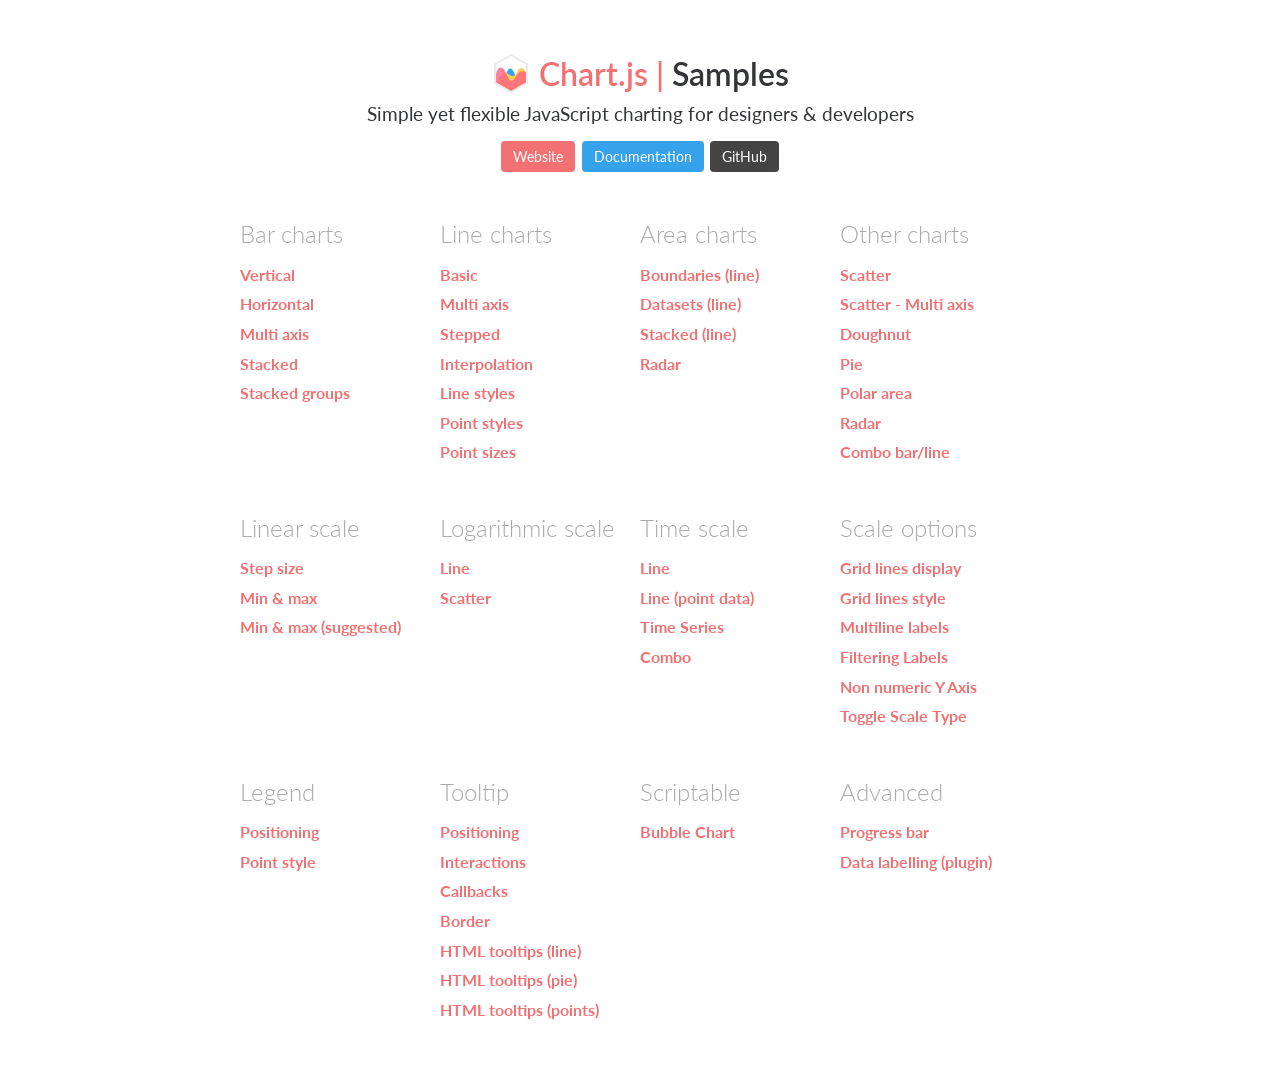
<file: public/assets/vendor/chart.js/samples/index.html>
<!DOCTYPE html>
<html lang="en-US">
<head>
	<meta charset="utf-8">
	<meta http-equiv="X-UA-Compatible" content="IE=Edge">
	<meta name="viewport" content="width=device-width, initial-scale=1">
	<link rel="stylesheet" href="style.css">
	<link rel="icon" href="favicon.ico">
	<script src="samples.js"></script>
	<script src="utils.js"></script>
	<title>Chart.js samples</title>
</head>
<body>
	<div class="content">
		<div class="header">
			<div class="chartjs-title">Samples</div>
			<div class="chartjs-caption">Simple yet flexible JavaScript charting for designers &amp; developers</div>
			<div class="chartjs-links">
				<a class="btn btn-chartjs" href="http://www.chartjs.org">Website</a>
				<a class="btn btn-docs" href="http://www.chartjs.org/docs">Documentation</a>
				<a class="btn btn-gh" href="https://github.com/chartjs/Chart.js">GitHub</a>
			</div>
		</div>

		<div id="categories" class="samples-categories"></div>
	</div>

	<script>
		function createCategory(item) {
			var el = document.createElement('div');
			el.className = 'samples-category';
			el.innerHTML =
				'<div class="title">' + item.title + '</div>' +
				'<div class="items"></div>';
			return el;
		}

		function createEntry(item) {
			var el = document.createElement('div');
			el.className = 'samples-entry';
			el.innerHTML = '<a class="title" href="' + item.path + '">' + item.title + '</a>';
			return el;
		}

		var categories = document.getElementById('categories');
		Samples.items.forEach(function(item) {
			var category = createCategory(item);
			var children = category.getElementsByClassName('items')[0];

			(item.items || []).forEach(function(item2) {
				children.appendChild(createEntry(item2));
			});

			categories.appendChild(category);
		});
	</script>
</body>
</html>
</file>
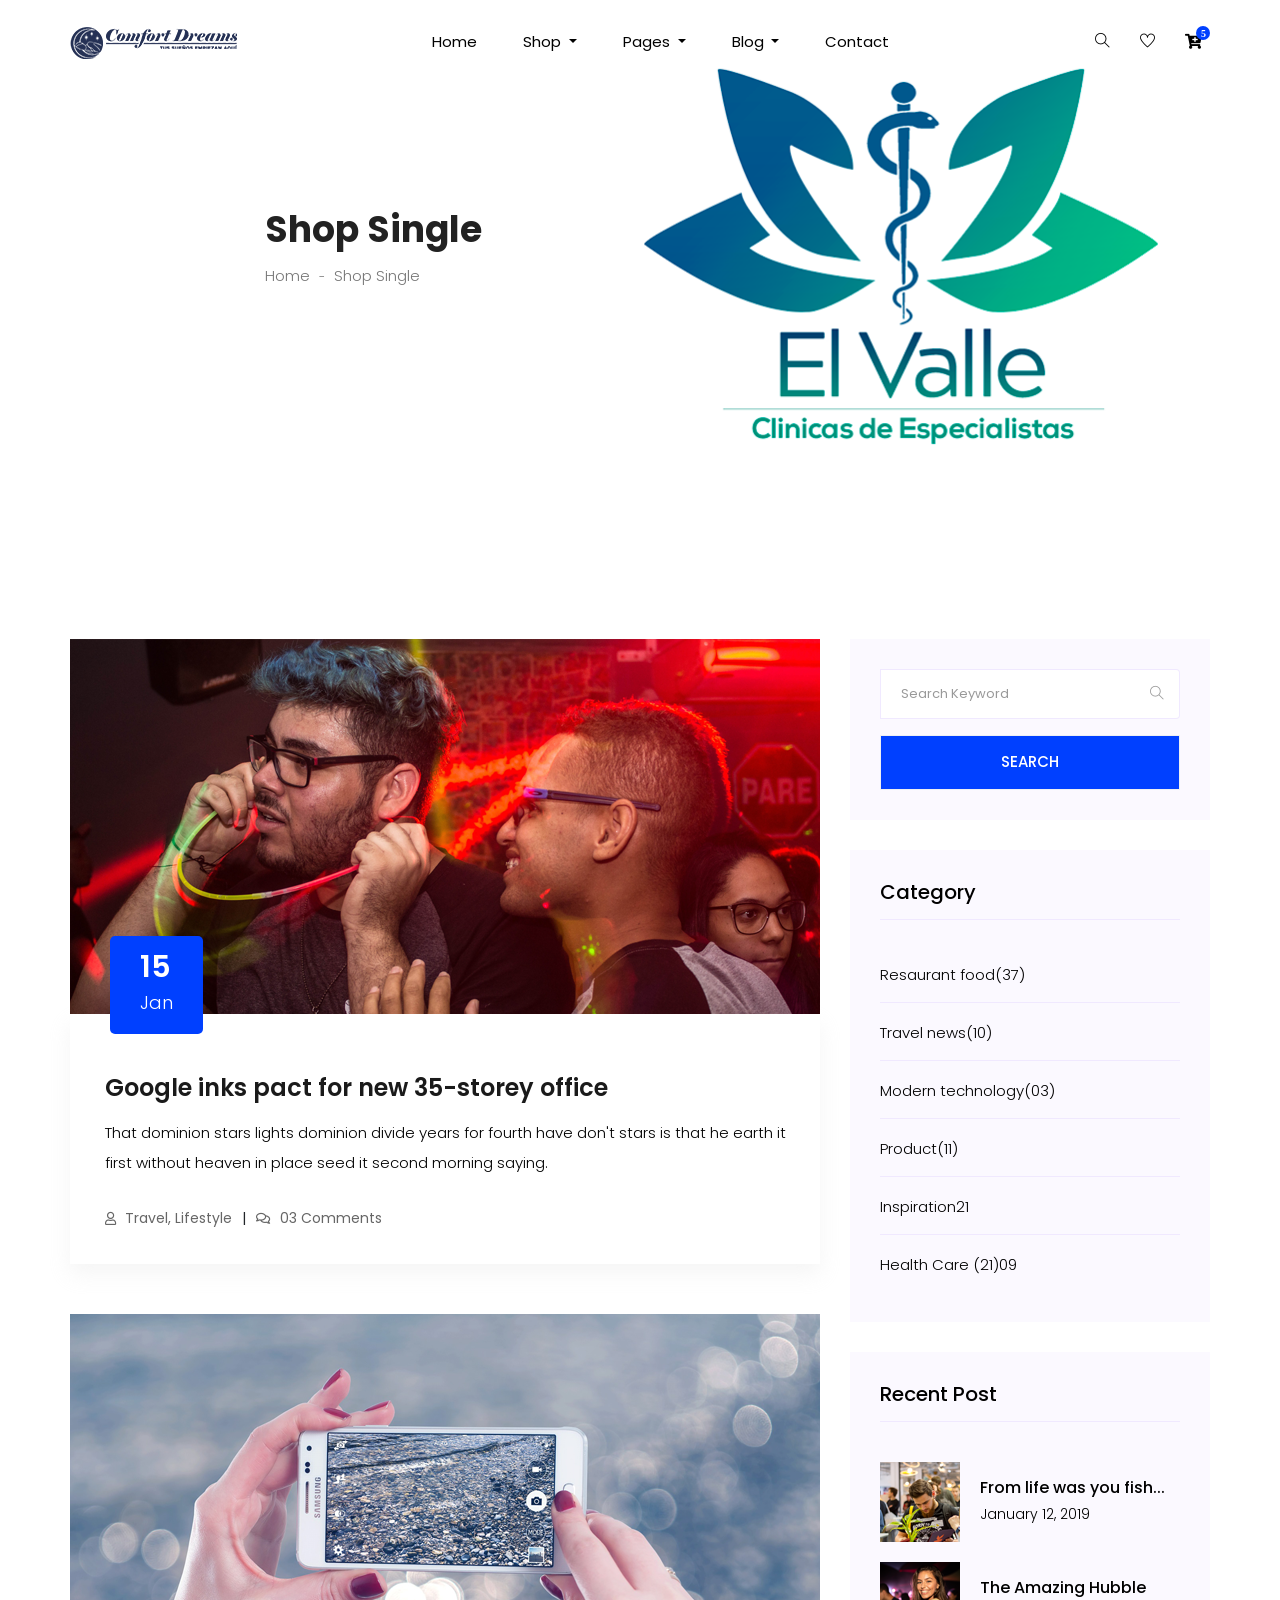
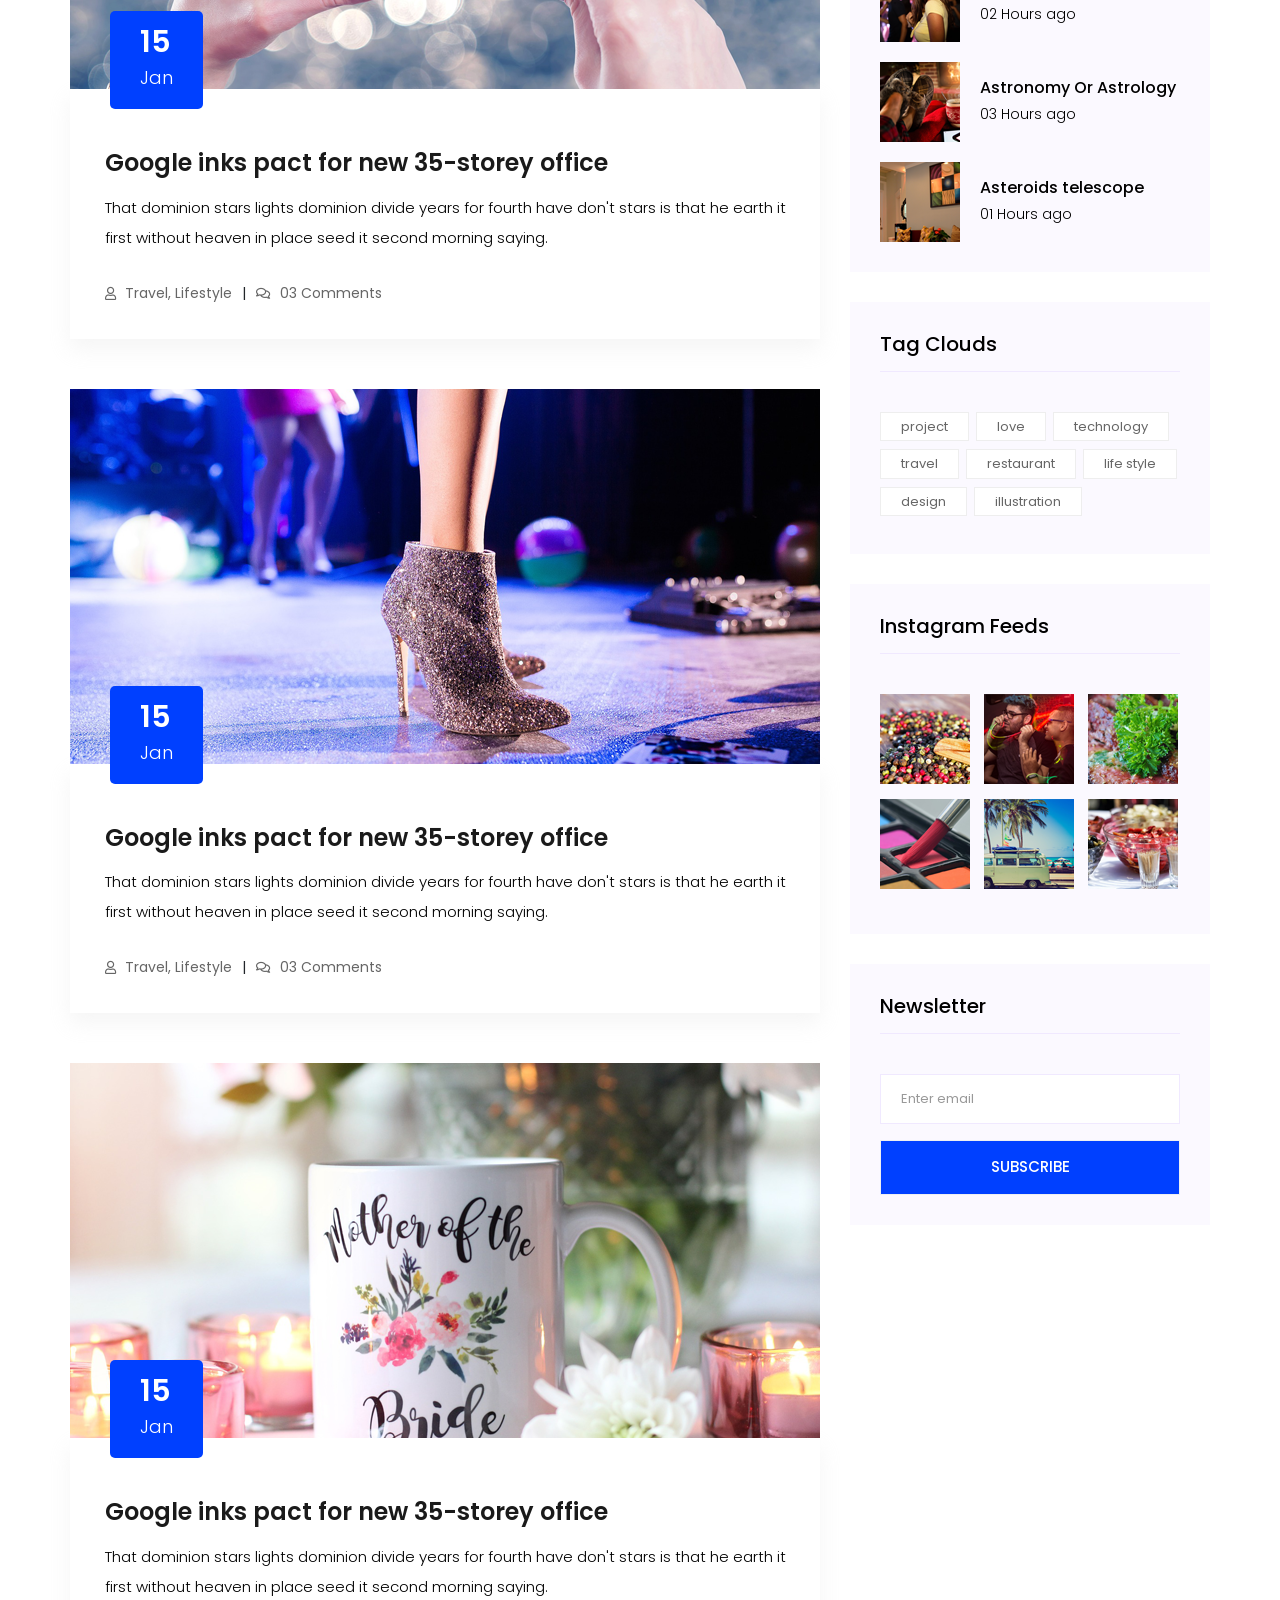
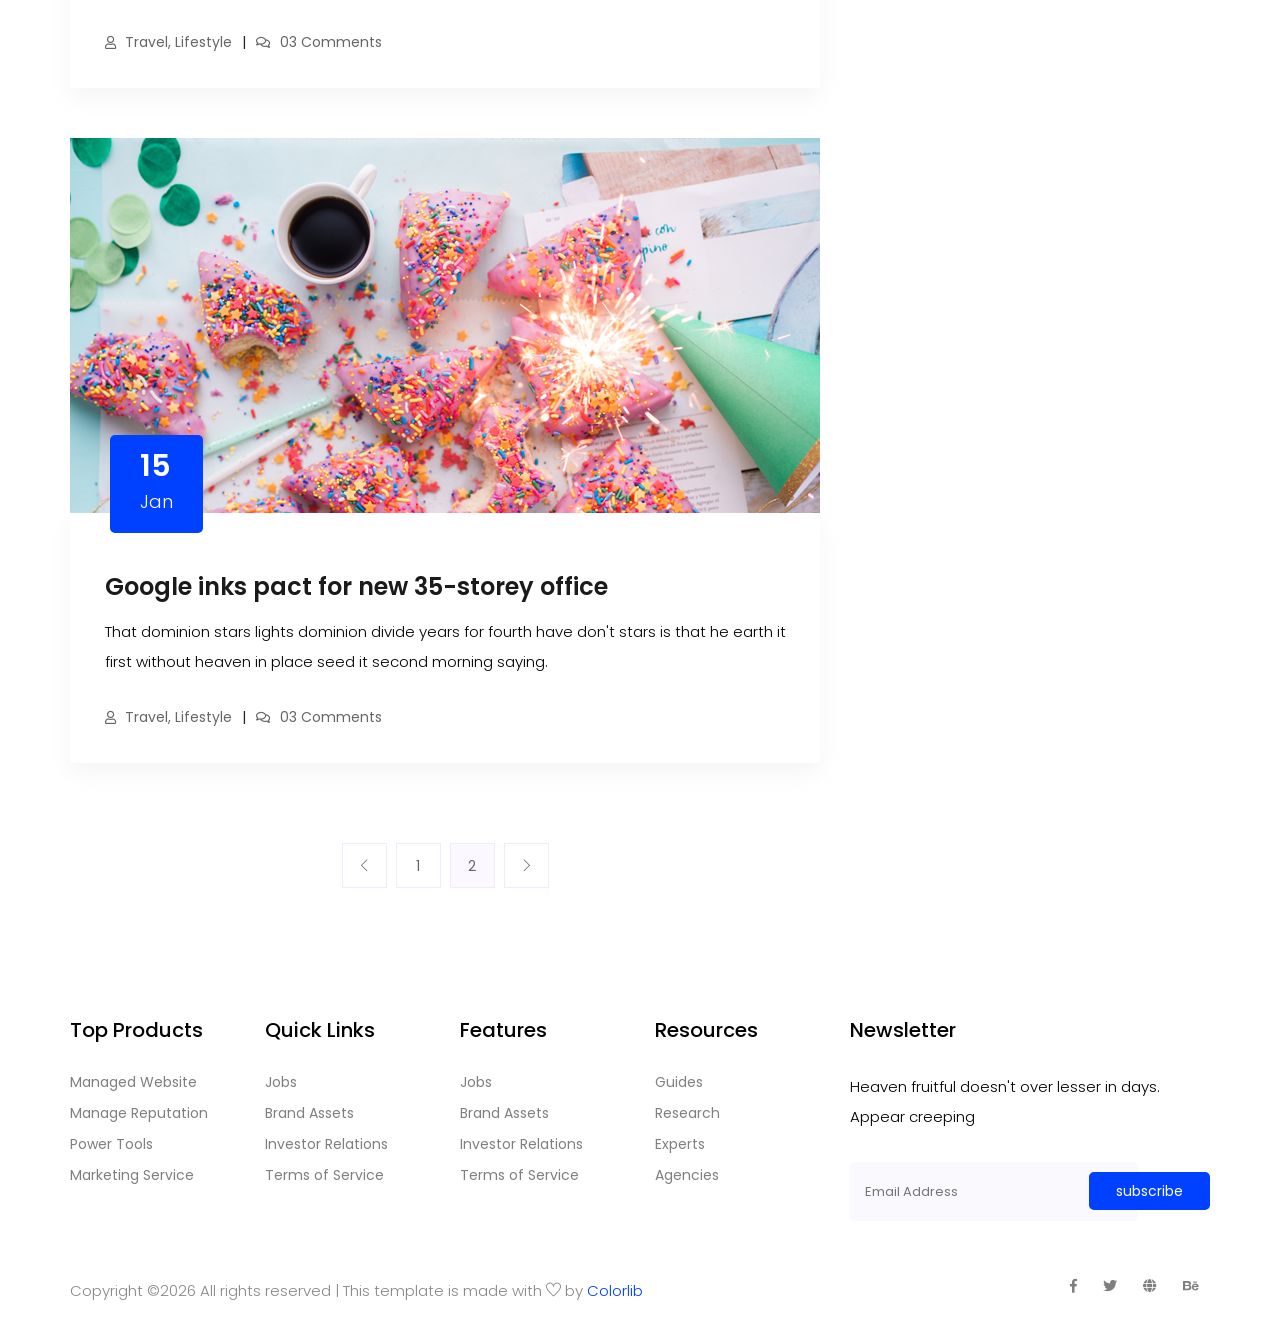
<file: public/template/blog.html>
<!doctype html>
<html lang="zxx">

<head>
    <!-- Required meta tags -->
    <meta charset="utf-8">
    <meta name="viewport" content="width=device-width, initial-scale=1, shrink-to-fit=no">
    <title>aranoz</title>
    <link rel="icon" href="img/favicon.png">
    <!-- Bootstrap CSS -->
    <link rel="stylesheet" href="css/bootstrap.min.css">
    <!-- animate CSS -->
    <link rel="stylesheet" href="css/animate.css">
    <!-- owl carousel CSS -->
    <link rel="stylesheet" href="css/owl.carousel.min.css">
    <!-- font awesome CSS -->
    <link rel="stylesheet" href="css/all.css">
    <!-- flaticon CSS -->
    <link rel="stylesheet" href="css/flaticon.css">
    <link rel="stylesheet" href="css/themify-icons.css">
    <!-- font awesome CSS -->
    <link rel="stylesheet" href="css/magnific-popup.css">
    <!-- swiper CSS -->
    <link rel="stylesheet" href="css/slick.css">
    <!-- style CSS -->
    <link rel="stylesheet" href="css/style.css">
</head>

<body>
    <!--::header part start::-->
    <header class="main_menu home_menu">
        <div class="container">
            <div class="row align-items-center">
                <div class="col-lg-12">
                    <nav class="navbar navbar-expand-lg navbar-light">
                        <a class="navbar-brand" href="index.html"> <img src="img/logo.png" alt="logo"> </a>
                        <button class="navbar-toggler" type="button" data-toggle="collapse"
                            data-target="#navbarSupportedContent" aria-controls="navbarSupportedContent"
                            aria-expanded="false" aria-label="Toggle navigation">
                            <span class="menu_icon"><i class="fas fa-bars"></i></span>
                        </button>

                        <div class="collapse navbar-collapse main-menu-item" id="navbarSupportedContent">
                            <ul class="navbar-nav">
                                <li class="nav-item">
                                    <a class="nav-link" href="index.html">Home</a>
                                </li>
                                <li class="nav-item dropdown">
                                    <a class="nav-link dropdown-toggle" href="blog.html" id="navbarDropdown_1"
                                        role="button" data-toggle="dropdown" aria-haspopup="true" aria-expanded="false">
                                        Shop
                                    </a>
                                    <div class="dropdown-menu" aria-labelledby="navbarDropdown_1">
                                        <a class="dropdown-item" href="category.html"> shop category</a>
                                        <a class="dropdown-item" href="single-product.html">product details</a>
                                        
                                    </div>
                                </li>
                                <li class="nav-item dropdown">
                                    <a class="nav-link dropdown-toggle" href="blog.html" id="navbarDropdown_3"
                                        role="button" data-toggle="dropdown" aria-haspopup="true" aria-expanded="false">
                                        pages
                                    </a>
                                    <div class="dropdown-menu" aria-labelledby="navbarDropdown_2">
                                        <a class="dropdown-item" href="login.html"> login</a>
                                        <a class="dropdown-item" href="tracking.html">tracking</a>
                                        <a class="dropdown-item" href="checkout.html">product checkout</a>
                                        <a class="dropdown-item" href="cart.html">shopping cart</a>
                                        <a class="dropdown-item" href="confirmation.html">confirmation</a>
                                        <a class="dropdown-item" href="elements.html">elements</a>
                                    </div>
                                </li>
                                <li class="nav-item dropdown">
                                    <a class="nav-link dropdown-toggle" href="blog.html" id="navbarDropdown_2"
                                        role="button" data-toggle="dropdown" aria-haspopup="true" aria-expanded="false">
                                        blog
                                    </a>
                                    <div class="dropdown-menu" aria-labelledby="navbarDropdown_2">
                                        <a class="dropdown-item" href="blog.html"> blog</a>
                                        <a class="dropdown-item" href="single-blog.html">Single blog</a>
                                    </div>
                                </li>
                                
                                <li class="nav-item">
                                    <a class="nav-link" href="contact.html">Contact</a>
                                </li>
                            </ul>
                        </div>
                        <div class="hearer_icon d-flex">
                            <a id="search_1" href="javascript:void(0)"><i class="ti-search"></i></a>
                            <a href=""><i class="ti-heart"></i></a>
                            <div class="dropdown cart">
                                <a class="dropdown-toggle" href="#" id="navbarDropdown3" role="button"
                                    data-toggle="dropdown" aria-haspopup="true" aria-expanded="false">
                                    <i class="fas fa-cart-plus"></i>
                                </a>
                                <!-- <div class="dropdown-menu" aria-labelledby="navbarDropdown">
                                    <div class="single_product">
    
                                    </div>
                                </div> -->
                                
                            </div>
                        </div>
                    </nav>
                </div>
            </div>
        </div>
        <div class="search_input" id="search_input_box">
            <div class="container ">
                <form class="d-flex justify-content-between search-inner">
                    <input type="text" class="form-control" id="search_input" placeholder="Search Here">
                    <button type="submit" class="btn"></button>
                    <span class="ti-close" id="close_search" title="Close Search"></span>
                </form>
            </div>
        </div>
    </header>
    <!-- Header part end-->

    <!--================Home Banner Area =================-->
    <!-- breadcrumb start-->
    <section class="breadcrumb breadcrumb_bg">
        <div class="container">
            <div class="row justify-content-center">
                <div class="col-lg-8">
                    <div class="breadcrumb_iner">
                        <div class="breadcrumb_iner_item">
                            <h2>Shop Single</h2>
                            <p>Home <span>-</span> Shop Single</p>
                        </div>
                    </div>
                </div>
            </div>
        </div>
    </section>
    <!-- breadcrumb start-->

    <!--================Blog Area =================-->
    <section class="blog_area padding_top">
        <div class="container">
            <div class="row">
                <div class="col-lg-8 mb-5 mb-lg-0">
                    <div class="blog_left_sidebar">
                        <article class="blog_item">
                            <div class="blog_item_img">
                                <img class="card-img rounded-0" src="img/blog/single_blog_1.png" alt="">
                                <a href="#" class="blog_item_date">
                                    <h3>15</h3>
                                    <p>Jan</p>
                                </a>
                            </div>

                            <div class="blog_details">
                                <a class="d-inline-block" href="single-blog.html">
                                    <h2>Google inks pact for new 35-storey office</h2>
                                </a>
                                <p>That dominion stars lights dominion divide years for fourth have don't stars is that
                                    he earth it first without heaven in place seed it second morning saying.</p>
                                <ul class="blog-info-link">
                                    <li><a href="#"><i class="far fa-user"></i> Travel, Lifestyle</a></li>
                                    <li><a href="#"><i class="far fa-comments"></i> 03 Comments</a></li>
                                </ul>
                            </div>
                        </article>

                        <article class="blog_item">
                            <div class="blog_item_img">
                                <img class="card-img rounded-0" src="img/blog/single_blog_2.png" alt="">
                                <a href="#" class="blog_item_date">
                                    <h3>15</h3>
                                    <p>Jan</p>
                                </a>
                            </div>

                            <div class="blog_details">
                                <a class="d-inline-block" href="single-blog.html">
                                    <h2>Google inks pact for new 35-storey office</h2>
                                </a>
                                <p>That dominion stars lights dominion divide years for fourth have don't stars is that
                                    he earth it first without heaven in place seed it second morning saying.</p>
                                <ul class="blog-info-link">
                                    <li><a href="#"><i class="far fa-user"></i> Travel, Lifestyle</a></li>
                                    <li><a href="#"><i class="far fa-comments"></i> 03 Comments</a></li>
                                </ul>
                            </div>
                        </article>

                        <article class="blog_item">
                            <div class="blog_item_img">
                                <img class="card-img rounded-0" src="img/blog/single_blog_3.png" alt="">
                                <a href="#" class="blog_item_date">
                                    <h3>15</h3>
                                    <p>Jan</p>
                                </a>
                            </div>

                            <div class="blog_details">
                                <a class="d-inline-block" href="single-blog.html">
                                    <h2>Google inks pact for new 35-storey office</h2>
                                </a>
                                <p>That dominion stars lights dominion divide years for fourth have don't stars is that
                                    he earth it first without heaven in place seed it second morning saying.</p>
                                <ul class="blog-info-link">
                                    <li><a href="#"><i class="far fa-user"></i> Travel, Lifestyle</a></li>
                                    <li><a href="#"><i class="far fa-comments"></i> 03 Comments</a></li>
                                </ul>
                            </div>
                        </article>

                        <article class="blog_item">
                            <div class="blog_item_img">
                                <img class="card-img rounded-0" src="img/blog/single_blog_4.png" alt="">
                                <a href="#" class="blog_item_date">
                                    <h3>15</h3>
                                    <p>Jan</p>
                                </a>
                            </div>

                            <div class="blog_details">
                                <a class="d-inline-block" href="single-blog.html">
                                    <h2>Google inks pact for new 35-storey office</h2>
                                </a>
                                <p>That dominion stars lights dominion divide years for fourth have don't stars is that
                                    he earth it first without heaven in place seed it second morning saying.</p>
                                <ul class="blog-info-link">
                                    <li><a href="#"><i class="far fa-user"></i> Travel, Lifestyle</a></li>
                                    <li><a href="#"><i class="far fa-comments"></i> 03 Comments</a></li>
                                </ul>
                            </div>
                        </article>

                        <article class="blog_item">
                            <div class="blog_item_img">
                                <img class="card-img rounded-0" src="img/blog/single_blog_5.png" alt="">
                                <a href="#" class="blog_item_date">
                                    <h3>15</h3>
                                    <p>Jan</p>
                                </a>
                            </div>

                            <div class="blog_details">
                                <a class="d-inline-block" href="single-blog.html">
                                    <h2>Google inks pact for new 35-storey office</h2>
                                </a>
                                <p>That dominion stars lights dominion divide years for fourth have don't stars is that
                                    he earth it first without heaven in place seed it second morning saying.</p>
                                <ul class="blog-info-link">
                                    <li><a href="#"><i class="far fa-user"></i> Travel, Lifestyle</a></li>
                                    <li><a href="#"><i class="far fa-comments"></i> 03 Comments</a></li>
                                </ul>
                            </div>
                        </article>

                        <nav class="blog-pagination justify-content-center d-flex">
                            <ul class="pagination">
                                <li class="page-item">
                                    <a href="#" class="page-link" aria-label="Previous">
                                        <i class="ti-angle-left"></i>
                                    </a>
                                </li>
                                <li class="page-item">
                                    <a href="#" class="page-link">1</a>
                                </li>
                                <li class="page-item active">
                                    <a href="#" class="page-link">2</a>
                                </li>
                                <li class="page-item">
                                    <a href="#" class="page-link" aria-label="Next">
                                        <i class="ti-angle-right"></i>
                                    </a>
                                </li>
                            </ul>
                        </nav>
                    </div>
                </div>
                <div class="col-lg-4">
                    <div class="blog_right_sidebar">
                        <aside class="single_sidebar_widget search_widget">
                            <form action="#">
                                <div class="form-group">
                                    <div class="input-group mb-3">
                                        <input type="text" class="form-control" placeholder='Search Keyword'
                                            onfocus="this.placeholder = ''"
                                            onblur="this.placeholder = 'Search Keyword'">
                                        <div class="input-group-append">
                                            <button class="btn" type="button"><i class="ti-search"></i></button>
                                        </div>
                                    </div>
                                </div>
                                <button class="button rounded-0 primary-bg text-white w-100 btn_1"
                                    type="submit">Search</button>
                            </form>
                        </aside>

                        <aside class="single_sidebar_widget post_category_widget">
                            <h4 class="widget_title">Category</h4>
                            <ul class="list cat-list">
                                <li>
                                    <a href="#" class="d-flex">
                                        <p>Resaurant food</p>
                                        <p>(37)</p>
                                    </a>
                                </li>
                                <li>
                                    <a href="#" class="d-flex">
                                        <p>Travel news</p>
                                        <p>(10)</p>
                                    </a>
                                </li>
                                <li>
                                    <a href="#" class="d-flex">
                                        <p>Modern technology</p>
                                        <p>(03)</p>
                                    </a>
                                </li>
                                <li>
                                    <a href="#" class="d-flex">
                                        <p>Product</p>
                                        <p>(11)</p>
                                    </a>
                                </li>
                                <li>
                                    <a href="#" class="d-flex">
                                        <p>Inspiration</p>
                                        <p>21</p>
                                    </a>
                                </li>
                                <li>
                                    <a href="#" class="d-flex">
                                        <p>Health Care (21)</p>
                                        <p>09</p>
                                    </a>
                                </li>
                            </ul>
                        </aside>

                        <aside class="single_sidebar_widget popular_post_widget">
                            <h3 class="widget_title">Recent Post</h3>
                            <div class="media post_item">
                                <img src="img/post/post_1.png" alt="post">
                                <div class="media-body">
                                    <a href="single-blog.html">
                                        <h3>From life was you fish...</h3>
                                    </a>
                                    <p>January 12, 2019</p>
                                </div>
                            </div>
                            <div class="media post_item">
                                <img src="img/post/post_2.png" alt="post">
                                <div class="media-body">
                                    <a href="single-blog.html">
                                        <h3>The Amazing Hubble</h3>
                                    </a>
                                    <p>02 Hours ago</p>
                                </div>
                            </div>
                            <div class="media post_item">
                                <img src="img/post/post_3.png" alt="post">
                                <div class="media-body">
                                    <a href="single-blog.html">
                                        <h3>Astronomy Or Astrology</h3>
                                    </a>
                                    <p>03 Hours ago</p>
                                </div>
                            </div>
                            <div class="media post_item">
                                <img src="img/post/post_4.png" alt="post">
                                <div class="media-body">
                                    <a href="single-blog.html">
                                        <h3>Asteroids telescope</h3>
                                    </a>
                                    <p>01 Hours ago</p>
                                </div>
                            </div>
                        </aside>
                        <aside class="single_sidebar_widget tag_cloud_widget">
                            <h4 class="widget_title">Tag Clouds</h4>
                            <ul class="list">
                                <li>
                                    <a href="#">project</a>
                                </li>
                                <li>
                                    <a href="#">love</a>
                                </li>
                                <li>
                                    <a href="#">technology</a>
                                </li>
                                <li>
                                    <a href="#">travel</a>
                                </li>
                                <li>
                                    <a href="#">restaurant</a>
                                </li>
                                <li>
                                    <a href="#">life style</a>
                                </li>
                                <li>
                                    <a href="#">design</a>
                                </li>
                                <li>
                                    <a href="#">illustration</a>
                                </li>
                            </ul>
                        </aside>


                        <aside class="single_sidebar_widget instagram_feeds">
                            <h4 class="widget_title">Instagram Feeds</h4>
                            <ul class="instagram_row flex-wrap">
                                <li>
                                    <a href="#">
                                        <img class="img-fluid" src="img/post/post_5.png" alt="">
                                    </a>
                                </li>
                                <li>
                                    <a href="#">
                                        <img class="img-fluid" src="img/post/post_6.png" alt="">
                                    </a>
                                </li>
                                <li>
                                    <a href="#">
                                        <img class="img-fluid" src="img/post/post_7.png" alt="">
                                    </a>
                                </li>
                                <li>
                                    <a href="#">
                                        <img class="img-fluid" src="img/post/post_8.png" alt="">
                                    </a>
                                </li>
                                <li>
                                    <a href="#">
                                        <img class="img-fluid" src="img/post/post_9.png" alt="">
                                    </a>
                                </li>
                                <li>
                                    <a href="#">
                                        <img class="img-fluid" src="img/post/post_10.png" alt="">
                                    </a>
                                </li>
                            </ul>
                        </aside>


                        <aside class="single_sidebar_widget newsletter_widget">
                            <h4 class="widget_title">Newsletter</h4>

                            <form action="#">
                                <div class="form-group">
                                    <input type="email" class="form-control" onfocus="this.placeholder = ''"
                                        onblur="this.placeholder = 'Enter email'" placeholder='Enter email' required>
                                </div>
                                <button class="button rounded-0 primary-bg text-white w-100 btn_1"
                                    type="submit">Subscribe</button>
                            </form>
                        </aside>
                    </div>
                </div>
            </div>
        </div>
    </section>
    <!--================Blog Area =================-->

    <!--::footer_part start::-->
    <footer class="footer_part">
        <div class="container">
            <div class="row justify-content-around">
                <div class="col-sm-6 col-lg-2">
                    <div class="single_footer_part">
                        <h4>Top Products</h4>
                        <ul class="list-unstyled">
                            <li><a href="">Managed Website</a></li>
                            <li><a href="">Manage Reputation</a></li>
                            <li><a href="">Power Tools</a></li>
                            <li><a href="">Marketing Service</a></li>
                        </ul>
                    </div>
                </div>
                <div class="col-sm-6 col-lg-2">
                    <div class="single_footer_part">
                        <h4>Quick Links</h4>
                        <ul class="list-unstyled">
                            <li><a href="">Jobs</a></li>
                            <li><a href="">Brand Assets</a></li>
                            <li><a href="">Investor Relations</a></li>
                            <li><a href="">Terms of Service</a></li>
                        </ul>
                    </div>
                </div>
                <div class="col-sm-6 col-lg-2">
                    <div class="single_footer_part">
                        <h4>Features</h4>
                        <ul class="list-unstyled">
                            <li><a href="">Jobs</a></li>
                            <li><a href="">Brand Assets</a></li>
                            <li><a href="">Investor Relations</a></li>
                            <li><a href="">Terms of Service</a></li>
                        </ul>
                    </div>
                </div>
                <div class="col-sm-6 col-lg-2">
                    <div class="single_footer_part">
                        <h4>Resources</h4>
                        <ul class="list-unstyled">
                            <li><a href="">Guides</a></li>
                            <li><a href="">Research</a></li>
                            <li><a href="">Experts</a></li>
                            <li><a href="">Agencies</a></li>
                        </ul>
                    </div>
                </div>
                <div class="col-sm-6 col-lg-4">
                    <div class="single_footer_part">
                        <h4>Newsletter</h4>
                        <p>Heaven fruitful doesn't over lesser in days. Appear creeping
                        </p>
                        <div id="mc_embed_signup">
                            <form target="_blank"
                                action="https://spondonit.us12.list-manage.com/subscribe/post?u=1462626880ade1ac87bd9c93a&amp;id=92a4423d01"
                                method="get" class="subscribe_form relative mail_part">
                                <input type="email" name="email" id="newsletter-form-email" placeholder="Email Address"
                                    class="placeholder hide-on-focus" onfocus="this.placeholder = ''"
                                    onblur="this.placeholder = ' Email Address '">
                                <button type="submit" name="submit" id="newsletter-submit"
                                    class="email_icon newsletter-submit button-contactForm">subscribe</button>
                                <div class="mt-10 info"></div>
                            </form>
                        </div>
                    </div>
                </div>
            </div>

        </div>
        <div class="copyright_part">
            <div class="container">
                <div class="row">
                    <div class="col-lg-8">
                        <div class="copyright_text">
                            <P><!-- Link back to Colorlib can't be removed. Template is licensed under CC BY 3.0. -->
Copyright &copy;<script>document.write(new Date().getFullYear());</script> All rights reserved | This template is made with <i class="ti-heart" aria-hidden="true"></i> by <a href="https://colorlib.com" target="_blank">Colorlib</a>
<!-- Link back to Colorlib can't be removed. Template is licensed under CC BY 3.0. --></P>
                        </div>
                    </div>
                    <div class="col-lg-4">
                        <div class="footer_icon social_icon">
                            <ul class="list-unstyled">
                                <li><a href="#" class="single_social_icon"><i class="fab fa-facebook-f"></i></a></li>
                                <li><a href="#" class="single_social_icon"><i class="fab fa-twitter"></i></a></li>
                                <li><a href="#" class="single_social_icon"><i class="fas fa-globe"></i></a></li>
                                <li><a href="#" class="single_social_icon"><i class="fab fa-behance"></i></a></li>
                            </ul>
                        </div>
                    </div>
                </div>
            </div>
        </div>
    </footer>
    <!--::footer_part end::-->

    <!-- jquery plugins here-->
    <!-- jquery -->
    <script src="js/jquery-1.12.1.min.js"></script>
    <!-- popper js -->
    <script src="js/popper.min.js"></script>
    <!-- bootstrap js -->
    <script src="js/bootstrap.min.js"></script>
    <!-- easing js -->
    <script src="js/jquery.magnific-popup.js"></script>
    <!-- swiper js -->
    <script src="js/swiper.min.js"></script>
    <!-- swiper js -->
    <script src="js/masonry.pkgd.js"></script>
    <!-- particles js -->
    <script src="js/owl.carousel.min.js"></script>
    <script src="js/jquery.nice-select.min.js"></script>
    <!-- slick js -->
    <script src="js/slick.min.js"></script>
    <script src="js/jquery.counterup.min.js"></script>
    <script src="js/waypoints.min.js"></script>
    <script src="js/contact.js"></script>
    <script src="js/jquery.ajaxchimp.min.js"></script>
    <script src="js/jquery.form.js"></script>
    <script src="js/jquery.validate.min.js"></script>
    <script src="js/mail-script.js"></script>
    <!-- custom js -->
    <script src="js/custom.js"></script>
</body>

</html>
</file>
<file: public/template/css/flaticon.css>
/*
  	Flaticon icon font: Flaticon
  	Creation date: 13/06/2019 05:10
  	*/

@font-face {
  font-family: "Flaticon";
  src: url("../fonts/Flaticon.eot");
  src: url("../fonts/Flaticon.eot?#iefix") format("embedded-opentype"),
       url("../fonts/Flaticon.woff2") format("woff2"),
       url("../fonts/Flaticon.woff") format("woff"),
       url("../fonts/Flaticon.ttf") format("truetype"),
       url("../fonts/Flaticon.svg#Flaticon") format("svg");
  font-weight: normal;
  font-style: normal;
}

@media screen and (-webkit-min-device-pixel-ratio:0) {
  @font-face {
    font-family: "Flaticon";
    src: url("./Flaticon.svg#Flaticon") format("svg");
  }
}

[class^="flaticon-"]:before, [class*=" flaticon-"]:before,
[class^="flaticon-"]:after, [class*=" flaticon-"]:after {   
  font-family: Flaticon;
        font-size: 20px;
font-style: normal;
}

.flaticon-right-arrow:before { content: "\f100"; }
</file>
<file: public/template/css/themify-icons.css>
@font-face {
	font-family: 'themify';
	src:url('../fonts/themify.eot?-fvbane');
	src:url('../fonts/themify.eot?#iefix-fvbane') format('embedded-opentype'),
		url('../fonts/themify.woff?-fvbane') format('woff'),
		url('../fonts/themify.ttf?-fvbane') format('truetype'),
		url('../fonts/themify.svg?-fvbane#themify') format('svg');
	font-weight: normal;
	font-style: normal;
}

[class^="ti-"], [class*=" ti-"] {
	font-family: 'themify';
	speak: none;
	font-style: normal;
	font-weight: normal;
	font-variant: normal;
	text-transform: none;
	line-height: 1;

	/* Better Font Rendering =========== */
	-webkit-font-smoothing: antialiased;
	-moz-osx-font-smoothing: grayscale;
}

.ti-wand:before {
	content: "\e600";
}
.ti-volume:before {
	content: "\e601";
}
.ti-user:before {
	content: "\e602";
}
.ti-unlock:before {
	content: "\e603";
}
.ti-unlink:before {
	content: "\e604";
}
.ti-trash:before {
	content: "\e605";
}
.ti-thought:before {
	content: "\e606";
}
.ti-target:before {
	content: "\e607";
}
.ti-tag:before {
	content: "\e608";
}
.ti-tablet:before {
	content: "\e609";
}
.ti-star:before {
	content: "\e60a";
}
.ti-spray:before {
	content: "\e60b";
}
.ti-signal:before {
	content: "\e60c";
}
.ti-shopping-cart:before {
	content: "\e60d";
}
.ti-shopping-cart-full:before {
	content: "\e60e";
}
.ti-settings:before {
	content: "\e60f";
}
.ti-search:before {
	content: "\e610";
}
.ti-zoom-in:before {
	content: "\e611";
}
.ti-zoom-out:before {
	content: "\e612";
}
.ti-cut:before {
	content: "\e613";
}
.ti-ruler:before {
	content: "\e614";
}
.ti-ruler-pencil:before {
	content: "\e615";
}
.ti-ruler-alt:before {
	content: "\e616";
}
.ti-bookmark:before {
	content: "\e617";
}
.ti-bookmark-alt:before {
	content: "\e618";
}
.ti-reload:before {
	content: "\e619";
}
.ti-plus:before {
	content: "\e61a";
}
.ti-pin:before {
	content: "\e61b";
}
.ti-pencil:before {
	content: "\e61c";
}
.ti-pencil-alt:before {
	content: "\e61d";
}
.ti-paint-roller:before {
	content: "\e61e";
}
.ti-paint-bucket:before {
	content: "\e61f";
}
.ti-na:before {
	content: "\e620";
}
.ti-mobile:before {
	content: "\e621";
}
.ti-minus:before {
	content: "\e622";
}
.ti-medall:before {
	content: "\e623";
}
.ti-medall-alt:before {
	content: "\e624";
}
.ti-marker:before {
	content: "\e625";
}
.ti-marker-alt:before {
	content: "\e626";
}
.ti-arrow-up:before {
	content: "\e627";
}
.ti-arrow-right:before {
	content: "\e628";
}
.ti-arrow-left:before {
	content: "\e629";
}
.ti-arrow-down:before {
	content: "\e62a";
}
.ti-lock:before {
	content: "\e62b";
}
.ti-location-arrow:before {
	content: "\e62c";
}
.ti-link:before {
	content: "\e62d";
}
.ti-layout:before {
	content: "\e62e";
}
.ti-layers:before {
	content: "\e62f";
}
.ti-layers-alt:before {
	content: "\e630";
}
.ti-key:before {
	content: "\e631";
}
.ti-import:before {
	content: "\e632";
}
.ti-image:before {
	content: "\e633";
}
.ti-heart:before {
	content: "\e634";
}
.ti-heart-broken:before {
	content: "\e635";
}
.ti-hand-stop:before {
	content: "\e636";
}
.ti-hand-open:before {
	content: "\e637";
}
.ti-hand-drag:before {
	content: "\e638";
}
.ti-folder:before {
	content: "\e639";
}
.ti-flag:before {
	content: "\e63a";
}
.ti-flag-alt:before {
	content: "\e63b";
}
.ti-flag-alt-2:before {
	content: "\e63c";
}
.ti-eye:before {
	content: "\e63d";
}
.ti-export:before {
	content: "\e63e";
}
.ti-exchange-vertical:before {
	content: "\e63f";
}
.ti-desktop:before {
	content: "\e640";
}
.ti-cup:before {
	content: "\e641";
}
.ti-crown:before {
	content: "\e642";
}
.ti-comments:before {
	content: "\e643";
}
.ti-comment:before {
	content: "\e644";
}
.ti-comment-alt:before {
	content: "\e645";
}
.ti-close:before {
	content: "\e646";
}
.ti-clip:before {
	content: "\e647";
}
.ti-angle-up:before {
	content: "\e648";
}
.ti-angle-right:before {
	content: "\e649";
}
.ti-angle-left:before {
	content: "\e64a";
}
.ti-angle-down:before {
	content: "\e64b";
}
.ti-check:before {
	content: "\e64c";
}
.ti-check-box:before {
	content: "\e64d";
}
.ti-camera:before {
	content: "\e64e";
}
.ti-announcement:before {
	content: "\e64f";
}
.ti-brush:before {
	content: "\e650";
}
.ti-briefcase:before {
	content: "\e651";
}
.ti-bolt:before {
	content: "\e652";
}
.ti-bolt-alt:before {
	content: "\e653";
}
.ti-blackboard:before {
	content: "\e654";
}
.ti-bag:before {
	content: "\e655";
}
.ti-move:before {
	content: "\e656";
}
.ti-arrows-vertical:before {
	content: "\e657";
}
.ti-arrows-horizontal:before {
	content: "\e658";
}
.ti-fullscreen:before {
	content: "\e659";
}
.ti-arrow-top-right:before {
	content: "\e65a";
}
.ti-arrow-top-left:before {
	content: "\e65b";
}
.ti-arrow-circle-up:before {
	content: "\e65c";
}
.ti-arrow-circle-right:before {
	content: "\e65d";
}
.ti-arrow-circle-left:before {
	content: "\e65e";
}
.ti-arrow-circle-down:before {
	content: "\e65f";
}
.ti-angle-double-up:before {
	content: "\e660";
}
.ti-angle-double-right:before {
	content: "\e661";
}
.ti-angle-double-left:before {
	content: "\e662";
}
.ti-angle-double-down:before {
	content: "\e663";
}
.ti-zip:before {
	content: "\e664";
}
.ti-world:before {
	content: "\e665";
}
.ti-wheelchair:before {
	content: "\e666";
}
.ti-view-list:before {
	content: "\e667";
}
.ti-view-list-alt:before {
	content: "\e668";
}
.ti-view-grid:before {
	content: "\e669";
}
.ti-uppercase:before {
	content: "\e66a";
}
.ti-upload:before {
	content: "\e66b";
}
.ti-underline:before {
	content: "\e66c";
}
.ti-truck:before {
	content: "\e66d";
}
.ti-timer:before {
	content: "\e66e";
}
.ti-ticket:before {
	content: "\e66f";
}
.ti-thumb-up:before {
	content: "\e670";
}
.ti-thumb-down:before {
	content: "\e671";
}
.ti-text:before {
	content: "\e672";
}
.ti-stats-up:before {
	content: "\e673";
}
.ti-stats-down:before {
	content: "\e674";
}
.ti-split-v:before {
	content: "\e675";
}
.ti-split-h:before {
	content: "\e676";
}
.ti-smallcap:before {
	content: "\e677";
}
.ti-shine:before {
	content: "\e678";
}
.ti-shift-right:before {
	content: "\e679";
}
.ti-shift-left:before {
	content: "\e67a";
}
.ti-shield:before {
	content: "\e67b";
}
.ti-notepad:before {
	content: "\e67c";
}
.ti-server:before {
	content: "\e67d";
}
.ti-quote-right:before {
	content: "\e67e";
}
.ti-quote-left:before {
	content: "\e67f";
}
.ti-pulse:before {
	content: "\e680";
}
.ti-printer:before {
	content: "\e681";
}
.ti-power-off:before {
	content: "\e682";
}
.ti-plug:before {
	content: "\e683";
}
.ti-pie-chart:before {
	content: "\e684";
}
.ti-paragraph:before {
	content: "\e685";
}
.ti-panel:before {
	content: "\e686";
}
.ti-package:before {
	content: "\e687";
}
.ti-music:before {
	content: "\e688";
}
.ti-music-alt:before {
	content: "\e689";
}
.ti-mouse:before {
	content: "\e68a";
}
.ti-mouse-alt:before {
	content: "\e68b";
}
.ti-money:before {
	content: "\e68c";
}
.ti-microphone:before {
	content: "\e68d";
}
.ti-menu:before {
	content: "\e68e";
}
.ti-menu-alt:before {
	content: "\e68f";
}
.ti-map:before {
	content: "\e690";
}
.ti-map-alt:before {
	content: "\e691";
}
.ti-loop:before {
	content: "\e692";
}
.ti-location-pin:before {
	content: "\e693";
}
.ti-list:before {
	content: "\e694";
}
.ti-light-bulb:before {
	content: "\e695";
}
.ti-Italic:before {
	content: "\e696";
}
.ti-info:before {
	content: "\e697";
}
.ti-infinite:before {
	content: "\e698";
}
.ti-id-badge:before {
	content: "\e699";
}
.ti-hummer:before {
	content: "\e69a";
}
.ti-home:before {
	content: "\e69b";
}
.ti-help:before {
	content: "\e69c";
}
.ti-headphone:before {
	content: "\e69d";
}
.ti-harddrives:before {
	content: "\e69e";
}
.ti-harddrive:before {
	content: "\e69f";
}
.ti-gift:before {
	content: "\e6a0";
}
.ti-game:before {
	content: "\e6a1";
}
.ti-filter:before {
	content: "\e6a2";
}
.ti-files:before {
	content: "\e6a3";
}
.ti-file:before {
	content: "\e6a4";
}
.ti-eraser:before {
	content: "\e6a5";
}
.ti-envelope:before {
	content: "\e6a6";
}
.ti-download:before {
	content: "\e6a7";
}
.ti-direction:before {
	content: "\e6a8";
}
.ti-direction-alt:before {
	content: "\e6a9";
}
.ti-dashboard:before {
	content: "\e6aa";
}
.ti-control-stop:before {
	content: "\e6ab";
}
.ti-control-shuffle:before {
	content: "\e6ac";
}
.ti-control-play:before {
	content: "\e6ad";
}
.ti-control-pause:before {
	content: "\e6ae";
}
.ti-control-forward:before {
	content: "\e6af";
}
.ti-control-backward:before {
	content: "\e6b0";
}
.ti-cloud:before {
	content: "\e6b1";
}
.ti-cloud-up:before {
	content: "\e6b2";
}
.ti-cloud-down:before {
	content: "\e6b3";
}
.ti-clipboard:before {
	content: "\e6b4";
}
.ti-car:before {
	content: "\e6b5";
}
.ti-calendar:before {
	content: "\e6b6";
}
.ti-book:before {
	content: "\e6b7";
}
.ti-bell:before {
	content: "\e6b8";
}
.ti-basketball:before {
	content: "\e6b9";
}
.ti-bar-chart:before {
	content: "\e6ba";
}
.ti-bar-chart-alt:before {
	content: "\e6bb";
}
.ti-back-right:before {
	content: "\e6bc";
}
.ti-back-left:before {
	content: "\e6bd";
}
.ti-arrows-corner:before {
	content: "\e6be";
}
.ti-archive:before {
	content: "\e6bf";
}
.ti-anchor:before {
	content: "\e6c0";
}
.ti-align-right:before {
	content: "\e6c1";
}
.ti-align-left:before {
	content: "\e6c2";
}
.ti-align-justify:before {
	content: "\e6c3";
}
.ti-align-center:before {
	content: "\e6c4";
}
.ti-alert:before {
	content: "\e6c5";
}
.ti-alarm-clock:before {
	content: "\e6c6";
}
.ti-agenda:before {
	content: "\e6c7";
}
.ti-write:before {
	content: "\e6c8";
}
.ti-window:before {
	content: "\e6c9";
}
.ti-widgetized:before {
	content: "\e6ca";
}
.ti-widget:before {
	content: "\e6cb";
}
.ti-widget-alt:before {
	content: "\e6cc";
}
.ti-wallet:before {
	content: "\e6cd";
}
.ti-video-clapper:before {
	content: "\e6ce";
}
.ti-video-camera:before {
	content: "\e6cf";
}
.ti-vector:before {
	content: "\e6d0";
}
.ti-themify-logo:before {
	content: "\e6d1";
}
.ti-themify-favicon:before {
	content: "\e6d2";
}
.ti-themify-favicon-alt:before {
	content: "\e6d3";
}
.ti-support:before {
	content: "\e6d4";
}
.ti-stamp:before {
	content: "\e6d5";
}
.ti-split-v-alt:before {
	content: "\e6d6";
}
.ti-slice:before {
	content: "\e6d7";
}
.ti-shortcode:before {
	content: "\e6d8";
}
.ti-shift-right-alt:before {
	content: "\e6d9";
}
.ti-shift-left-alt:before {
	content: "\e6da";
}
.ti-ruler-alt-2:before {
	content: "\e6db";
}
.ti-receipt:before {
	content: "\e6dc";
}
.ti-pin2:before {
	content: "\e6dd";
}
.ti-pin-alt:before {
	content: "\e6de";
}
.ti-pencil-alt2:before {
	content: "\e6df";
}
.ti-palette:before {
	content: "\e6e0";
}
.ti-more:before {
	content: "\e6e1";
}
.ti-more-alt:before {
	content: "\e6e2";
}
.ti-microphone-alt:before {
	content: "\e6e3";
}
.ti-magnet:before {
	content: "\e6e4";
}
.ti-line-double:before {
	content: "\e6e5";
}
.ti-line-dotted:before {
	content: "\e6e6";
}
.ti-line-dashed:before {
	content: "\e6e7";
}
.ti-layout-width-full:before {
	content: "\e6e8";
}
.ti-layout-width-default:before {
	content: "\e6e9";
}
.ti-layout-width-default-alt:before {
	content: "\e6ea";
}
.ti-layout-tab:before {
	content: "\e6eb";
}
.ti-layout-tab-window:before {
	content: "\e6ec";
}
.ti-layout-tab-v:before {
	content: "\e6ed";
}
.ti-layout-tab-min:before {
	content: "\e6ee";
}
.ti-layout-slider:before {
	content: "\e6ef";
}
.ti-layout-slider-alt:before {
	content: "\e6f0";
}
.ti-layout-sidebar-right:before {
	content: "\e6f1";
}
.ti-layout-sidebar-none:before {
	content: "\e6f2";
}
.ti-layout-sidebar-left:before {
	content: "\e6f3";
}
.ti-layout-placeholder:before {
	content: "\e6f4";
}
.ti-layout-menu:before {
	content: "\e6f5";
}
.ti-layout-menu-v:before {
	content: "\e6f6";
}
.ti-layout-menu-separated:before {
	content: "\e6f7";
}
.ti-layout-menu-full:before {
	content: "\e6f8";
}
.ti-layout-media-right-alt:before {
	content: "\e6f9";
}
.ti-layout-media-right:before {
	content: "\e6fa";
}
.ti-layout-media-overlay:before {
	content: "\e6fb";
}
.ti-layout-media-overlay-alt:before {
	content: "\e6fc";
}
.ti-layout-media-overlay-alt-2:before {
	content: "\e6fd";
}
.ti-layout-media-left-alt:before {
	content: "\e6fe";
}
.ti-layout-media-left:before {
	content: "\e6ff";
}
.ti-layout-media-center-alt:before {
	content: "\e700";
}
.ti-layout-media-center:before {
	content: "\e701";
}
.ti-layout-list-thumb:before {
	content: "\e702";
}
.ti-layout-list-thumb-alt:before {
	content: "\e703";
}
.ti-layout-list-post:before {
	content: "\e704";
}
.ti-layout-list-large-image:before {
	content: "\e705";
}
.ti-layout-line-solid:before {
	content: "\e706";
}
.ti-layout-grid4:before {
	content: "\e707";
}
.ti-layout-grid3:before {
	content: "\e708";
}
.ti-layout-grid2:before {
	content: "\e709";
}
.ti-layout-grid2-thumb:before {
	content: "\e70a";
}
.ti-layout-cta-right:before {
	content: "\e70b";
}
.ti-layout-cta-left:before {
	content: "\e70c";
}
.ti-layout-cta-center:before {
	content: "\e70d";
}
.ti-layout-cta-btn-right:before {
	content: "\e70e";
}
.ti-layout-cta-btn-left:before {
	content: "\e70f";
}
.ti-layout-column4:before {
	content: "\e710";
}
.ti-layout-column3:before {
	content: "\e711";
}
.ti-layout-column2:before {
	content: "\e712";
}
.ti-layout-accordion-separated:before {
	content: "\e713";
}
.ti-layout-accordion-merged:before {
	content: "\e714";
}
.ti-layout-accordion-list:before {
	content: "\e715";
}
.ti-ink-pen:before {
	content: "\e716";
}
.ti-info-alt:before {
	content: "\e717";
}
.ti-help-alt:before {
	content: "\e718";
}
.ti-headphone-alt:before {
	content: "\e719";
}
.ti-hand-point-up:before {
	content: "\e71a";
}
.ti-hand-point-right:before {
	content: "\e71b";
}
.ti-hand-point-left:before {
	content: "\e71c";
}
.ti-hand-point-down:before {
	content: "\e71d";
}
.ti-gallery:before {
	content: "\e71e";
}
.ti-face-smile:before {
	content: "\e71f";
}
.ti-face-sad:before {
	content: "\e720";
}
.ti-credit-card:before {
	content: "\e721";
}
.ti-control-skip-forward:before {
	content: "\e722";
}
.ti-control-skip-backward:before {
	content: "\e723";
}
.ti-control-record:before {
	content: "\e724";
}
.ti-control-eject:before {
	content: "\e725";
}
.ti-comments-smiley:before {
	content: "\e726";
}
.ti-brush-alt:before {
	content: "\e727";
}
.ti-youtube:before {
	content: "\e728";
}
.ti-vimeo:before {
	content: "\e729";
}
.ti-twitter:before {
	content: "\e72a";
}
.ti-time:before {
	content: "\e72b";
}
.ti-tumblr:before {
	content: "\e72c";
}
.ti-skype:before {
	content: "\e72d";
}
.ti-share:before {
	content: "\e72e";
}
.ti-share-alt:before {
	content: "\e72f";
}
.ti-rocket:before {
	content: "\e730";
}
.ti-pinterest:before {
	content: "\e731";
}
.ti-new-window:before {
	content: "\e732";
}
.ti-microsoft:before {
	content: "\e733";
}
.ti-list-ol:before {
	content: "\e734";
}
.ti-linkedin:before {
	content: "\e735";
}
.ti-layout-sidebar-2:before {
	content: "\e736";
}
.ti-layout-grid4-alt:before {
	content: "\e737";
}
.ti-layout-grid3-alt:before {
	content: "\e738";
}
.ti-layout-grid2-alt:before {
	content: "\e739";
}
.ti-layout-column4-alt:before {
	content: "\e73a";
}
.ti-layout-column3-alt:before {
	content: "\e73b";
}
.ti-layout-column2-alt:before {
	content: "\e73c";
}
.ti-instagram:before {
	content: "\e73d";
}
.ti-google:before {
	content: "\e73e";
}
.ti-github:before {
	content: "\e73f";
}
.ti-flickr:before {
	content: "\e740";
}
.ti-facebook:before {
	content: "\e741";
}
.ti-dropbox:before {
	content: "\e742";
}
.ti-dribbble:before {
	content: "\e743";
}
.ti-apple:before {
	content: "\e744";
}
.ti-android:before {
	content: "\e745";
}
.ti-save:before {
	content: "\e746";
}
.ti-save-alt:before {
	content: "\e747";
}
.ti-yahoo:before {
	content: "\e748";
}
.ti-wordpress:before {
	content: "\e749";
}
.ti-vimeo-alt:before {
	content: "\e74a";
}
.ti-twitter-alt:before {
	content: "\e74b";
}
.ti-tumblr-alt:before {
	content: "\e74c";
}
.ti-trello:before {
	content: "\e74d";
}
.ti-stack-overflow:before {
	content: "\e74e";
}
.ti-soundcloud:before {
	content: "\e74f";
}
.ti-sharethis:before {
	content: "\e750";
}
.ti-sharethis-alt:before {
	content: "\e751";
}
.ti-reddit:before {
	content: "\e752";
}
.ti-pinterest-alt:before {
	content: "\e753";
}
.ti-microsoft-alt:before {
	content: "\e754";
}
.ti-linux:before {
	content: "\e755";
}
.ti-jsfiddle:before {
	content: "\e756";
}
.ti-joomla:before {
	content: "\e757";
}
.ti-html5:before {
	content: "\e758";
}
.ti-flickr-alt:before {
	content: "\e759";
}
.ti-email:before {
	content: "\e75a";
}
.ti-drupal:before {
	content: "\e75b";
}
.ti-dropbox-alt:before {
	content: "\e75c";
}
.ti-css3:before {
	content: "\e75d";
}
.ti-rss:before {
	content: "\e75e";
}
.ti-rss-alt:before {
	content: "\e75f";
}
</file>
<file: public/template/css/style.css>
/*Color Variables*/
/**************** extend css start ****************/
@import url("https://fonts.googleapis.com/css?family=Poppins:300,400,500,600,700,800&display=swap");
/* line 2, ../../01 cl html template/03_jun 2019/188_Aranoz shop_html/sass/_extends.scss */
.btn_2, .form-contact .form-group .btn_1 i {
  background-image: linear-gradient(16deg, #0040FF 0%, #ff5d2d 64%, #ffba00 100%);
}

/* line 10, ../../01 cl html template/03_jun 2019/188_Aranoz shop_html/sass/_extends.scss */
.form-contact .form-group .btn_1 {
  background-image: linear-gradient(to left, #fff 0%, #fff 51%, #fff 100%);
}

/**************** extend css start ****************/
/**************** common css start ****************/
/* line 4, ../../01 cl html template/03_jun 2019/188_Aranoz shop_html/sass/_common.scss */
body {
  font-family: "Poppins", sans-serif;
  padding: 0;
  margin: 0;
  font-size: 14px;
}

/* line 11, ../../01 cl html template/03_jun 2019/188_Aranoz shop_html/sass/_common.scss */
.message_submit_form:focus {
  outline: none;
}

/* line 15, ../../01 cl html template/03_jun 2019/188_Aranoz shop_html/sass/_common.scss */
input:hover,
input:focus {
  outline: none !important;
}

/* line 20, ../../01 cl html template/03_jun 2019/188_Aranoz shop_html/sass/_common.scss */
.gray_bg {
  background-color: #ecfdff;
}

/* line 24, ../../01 cl html template/03_jun 2019/188_Aranoz shop_html/sass/_common.scss */
.section_padding {
  padding: 140px 0px;
}

@media only screen and (min-width: 992px) and (max-width: 1200px) {
  /* line 24, ../../01 cl html template/03_jun 2019/188_Aranoz shop_html/sass/_common.scss */
  .section_padding {
    padding: 100px 0px;
  }
}

@media only screen and (min-width: 768px) and (max-width: 991px) {
  /* line 24, ../../01 cl html template/03_jun 2019/188_Aranoz shop_html/sass/_common.scss */
  .section_padding {
    padding: 70px 0px;
  }
}

@media (max-width: 576px) {
  /* line 24, ../../01 cl html template/03_jun 2019/188_Aranoz shop_html/sass/_common.scss */
  .section_padding {
    padding: 70px 0px;
  }
}

@media only screen and (min-width: 576px) and (max-width: 767px) {
  /* line 24, ../../01 cl html template/03_jun 2019/188_Aranoz shop_html/sass/_common.scss */
  .section_padding {
    padding: 70px 0px;
  }
}

/* line 44, ../../01 cl html template/03_jun 2019/188_Aranoz shop_html/sass/_common.scss */
.single_padding_top {
  padding-top: 140px !important;
}

@media only screen and (min-width: 992px) and (max-width: 1200px) {
  /* line 44, ../../01 cl html template/03_jun 2019/188_Aranoz shop_html/sass/_common.scss */
  .single_padding_top {
    padding-top: 70px !important;
  }
}

@media only screen and (min-width: 768px) and (max-width: 991px) {
  /* line 44, ../../01 cl html template/03_jun 2019/188_Aranoz shop_html/sass/_common.scss */
  .single_padding_top {
    padding-top: 70px !important;
  }
}

@media (max-width: 576px) {
  /* line 44, ../../01 cl html template/03_jun 2019/188_Aranoz shop_html/sass/_common.scss */
  .single_padding_top {
    padding-top: 70px !important;
  }
}

@media only screen and (min-width: 576px) and (max-width: 767px) {
  /* line 44, ../../01 cl html template/03_jun 2019/188_Aranoz shop_html/sass/_common.scss */
  .single_padding_top {
    padding-top: 100px !important;
  }
}

/* line 64, ../../01 cl html template/03_jun 2019/188_Aranoz shop_html/sass/_common.scss */
.padding_top {
  padding-top: 140px;
}

@media only screen and (min-width: 992px) and (max-width: 1200px) {
  /* line 64, ../../01 cl html template/03_jun 2019/188_Aranoz shop_html/sass/_common.scss */
  .padding_top {
    padding-top: 100px;
  }
}

@media only screen and (min-width: 768px) and (max-width: 991px) {
  /* line 64, ../../01 cl html template/03_jun 2019/188_Aranoz shop_html/sass/_common.scss */
  .padding_top {
    padding-top: 70px;
  }
}

@media (max-width: 576px) {
  /* line 64, ../../01 cl html template/03_jun 2019/188_Aranoz shop_html/sass/_common.scss */
  .padding_top {
    padding-top: 70px;
  }
}

@media only screen and (min-width: 576px) and (max-width: 767px) {
  /* line 64, ../../01 cl html template/03_jun 2019/188_Aranoz shop_html/sass/_common.scss */
  .padding_top {
    padding-top: 70px;
  }
}

/* line 84, ../../01 cl html template/03_jun 2019/188_Aranoz shop_html/sass/_common.scss */
a {
  text-decoration: none;
  -webkit-transition: 0.5s;
  transition: 0.5s;
}

/* line 88, ../../01 cl html template/03_jun 2019/188_Aranoz shop_html/sass/_common.scss */
a:hover {
  outline: none;
  text-decoration: none;
}

/* line 94, ../../01 cl html template/03_jun 2019/188_Aranoz shop_html/sass/_common.scss */
h1,
h2,
h3,
h4,
h5,
h6 {
  color: #000;
  font-family: "Poppins", sans-serif;
  -webkit-transition: 0.5s;
  transition: 0.5s;
}

/* line 105, ../../01 cl html template/03_jun 2019/188_Aranoz shop_html/sass/_common.scss */
p {
  font-family: "Poppins", sans-serif;
  line-height: 2;
  font-size: 15px;
  margin-bottom: 0px;
  color: #000;
  font-weight: 300;
}

/* line 114, ../../01 cl html template/03_jun 2019/188_Aranoz shop_html/sass/_common.scss */
h2 {
  font-size: 44px;
  line-height: 28px;
  color: #1a1a1a;
  font-weight: 600;
  line-height: 1.222;
}

@media (max-width: 576px) {
  /* line 114, ../../01 cl html template/03_jun 2019/188_Aranoz shop_html/sass/_common.scss */
  h2 {
    font-size: 22px;
    line-height: 25px;
  }
}

@media only screen and (min-width: 576px) and (max-width: 767px) {
  /* line 114, ../../01 cl html template/03_jun 2019/188_Aranoz shop_html/sass/_common.scss */
  h2 {
    font-size: 24px;
    line-height: 25px;
  }
}

/* line 134, ../../01 cl html template/03_jun 2019/188_Aranoz shop_html/sass/_common.scss */
h3 {
  font-size: 24px;
  line-height: 25px;
}

@media (max-width: 576px) {
  /* line 134, ../../01 cl html template/03_jun 2019/188_Aranoz shop_html/sass/_common.scss */
  h3 {
    font-size: 20px;
  }
}

/* line 144, ../../01 cl html template/03_jun 2019/188_Aranoz shop_html/sass/_common.scss */
h5 {
  font-size: 18px;
  line-height: 22px;
}

/* line 149, ../../01 cl html template/03_jun 2019/188_Aranoz shop_html/sass/_common.scss */
img {
  max-width: 100%;
}

/* line 153, ../../01 cl html template/03_jun 2019/188_Aranoz shop_html/sass/_common.scss */
a:focus,
.button:focus,
button:focus,
.btn:focus {
  text-decoration: none;
  outline: none;
  box-shadow: none;
  -webkit-transition: 1s;
  transition: 1s;
}

/* line 163, ../../01 cl html template/03_jun 2019/188_Aranoz shop_html/sass/_common.scss */
.section_tittle {
  margin-bottom: 80px;
}

@media (max-width: 991px) {
  /* line 163, ../../01 cl html template/03_jun 2019/188_Aranoz shop_html/sass/_common.scss */
  .section_tittle {
    margin-bottom: 20px;
  }
}

@media only screen and (min-width: 992px) and (max-width: 1200px) {
  /* line 163, ../../01 cl html template/03_jun 2019/188_Aranoz shop_html/sass/_common.scss */
  .section_tittle {
    margin-bottom: 40px;
  }
}

/* line 174, ../../01 cl html template/03_jun 2019/188_Aranoz shop_html/sass/_common.scss */
.section_tittle h2 {
  font-size: 36px;
  color: #1a1a1a;
  line-height: 27px;
  font-weight: 700;
  position: relative;
  margin-bottom: 28px;
}

@media (max-width: 576px) {
  /* line 174, ../../01 cl html template/03_jun 2019/188_Aranoz shop_html/sass/_common.scss */
  .section_tittle h2 {
    font-size: 25px;
    line-height: 35px;
    margin-bottom: 15px;
  }
}

@media only screen and (min-width: 576px) and (max-width: 767px) {
  /* line 174, ../../01 cl html template/03_jun 2019/188_Aranoz shop_html/sass/_common.scss */
  .section_tittle h2 {
    font-size: 25px;
    line-height: 35px;
    margin-bottom: 15px;
  }
}

@media only screen and (min-width: 768px) and (max-width: 991px) {
  /* line 174, ../../01 cl html template/03_jun 2019/188_Aranoz shop_html/sass/_common.scss */
  .section_tittle h2 {
    font-size: 30px;
    line-height: 40px;
    margin-bottom: 15px;
  }
}

@media only screen and (min-width: 992px) and (max-width: 1200px) {
  /* line 174, ../../01 cl html template/03_jun 2019/188_Aranoz shop_html/sass/_common.scss */
  .section_tittle h2 {
    font-size: 35px;
    line-height: 40px;
  }
}

/* line 207, ../../01 cl html template/03_jun 2019/188_Aranoz shop_html/sass/_common.scss */
.section_tittle p {
  color: #556172;
  text-transform: capitalize;
  line-height: 30px;
  font-family: "Poppins", sans-serif;
}

@media (max-width: 576px) {
  /* line 207, ../../01 cl html template/03_jun 2019/188_Aranoz shop_html/sass/_common.scss */
  .section_tittle p {
    margin-bottom: 10px;
  }
}

@media only screen and (min-width: 576px) and (max-width: 767px) {
  /* line 207, ../../01 cl html template/03_jun 2019/188_Aranoz shop_html/sass/_common.scss */
  .section_tittle p {
    margin-bottom: 10px;
  }
}

@media only screen and (min-width: 768px) and (max-width: 991px) {
  /* line 207, ../../01 cl html template/03_jun 2019/188_Aranoz shop_html/sass/_common.scss */
  .section_tittle p {
    margin-bottom: 10px;
  }
}

@media only screen and (min-width: 992px) and (max-width: 1200px) {
  /* line 207, ../../01 cl html template/03_jun 2019/188_Aranoz shop_html/sass/_common.scss */
  .section_tittle p {
    margin-bottom: 10px;
  }
}

/* line 231, ../../01 cl html template/03_jun 2019/188_Aranoz shop_html/sass/_common.scss */
ul {
  list-style: none;
  margin: 0;
  padding: 0;
}

/* line 237, ../../01 cl html template/03_jun 2019/188_Aranoz shop_html/sass/_common.scss */
.mb_110 {
  margin-bottom: 110px;
}

@media (max-width: 576px) {
  /* line 237, ../../01 cl html template/03_jun 2019/188_Aranoz shop_html/sass/_common.scss */
  .mb_110 {
    margin-bottom: 220px;
  }
}

/* line 246, ../../01 cl html template/03_jun 2019/188_Aranoz shop_html/sass/_common.scss */
.mt_130 {
  margin-top: 130px;
}

@media (max-width: 576px) {
  /* line 246, ../../01 cl html template/03_jun 2019/188_Aranoz shop_html/sass/_common.scss */
  .mt_130 {
    margin-top: 70px;
  }
}

@media only screen and (min-width: 576px) and (max-width: 767px) {
  /* line 246, ../../01 cl html template/03_jun 2019/188_Aranoz shop_html/sass/_common.scss */
  .mt_130 {
    margin-top: 70px;
  }
}

@media only screen and (min-width: 768px) and (max-width: 991px) {
  /* line 246, ../../01 cl html template/03_jun 2019/188_Aranoz shop_html/sass/_common.scss */
  .mt_130 {
    margin-top: 70px;
  }
}

@media only screen and (min-width: 992px) and (max-width: 1200px) {
  /* line 246, ../../01 cl html template/03_jun 2019/188_Aranoz shop_html/sass/_common.scss */
  .mt_130 {
    margin-top: 70px;
  }
}

/* line 266, ../../01 cl html template/03_jun 2019/188_Aranoz shop_html/sass/_common.scss */
.mb_130 {
  margin-bottom: 140px;
}

@media (max-width: 991px) {
  /* line 266, ../../01 cl html template/03_jun 2019/188_Aranoz shop_html/sass/_common.scss */
  .mb_130 {
    margin-bottom: 70px;
  }
}

@media only screen and (min-width: 992px) and (max-width: 1200px) {
  /* line 266, ../../01 cl html template/03_jun 2019/188_Aranoz shop_html/sass/_common.scss */
  .mb_130 {
    margin-bottom: 100px;
  }
}

/* line 278, ../../01 cl html template/03_jun 2019/188_Aranoz shop_html/sass/_common.scss */
.padding_less_40 {
  margin-bottom: -50px;
}

/* line 282, ../../01 cl html template/03_jun 2019/188_Aranoz shop_html/sass/_common.scss */
.z_index {
  z-index: 9 !important;
  position: relative;
}

@media only screen and (min-width: 1200px) and (max-width: 3640px) {
  /* line 288, ../../01 cl html template/03_jun 2019/188_Aranoz shop_html/sass/_common.scss */
  .container {
    max-width: 1170px;
  }
}

@media (max-width: 1200px) {
  /* line 294, ../../01 cl html template/03_jun 2019/188_Aranoz shop_html/sass/_common.scss */
  [class*="hero-ani-"] {
    display: none !important;
  }
}

/* line 299, ../../01 cl html template/03_jun 2019/188_Aranoz shop_html/sass/_common.scss */
.form-control:focus {
  color: #495057;
  background-color: #fff;
  border-color: #dddddd;
  outline: 0;
  box-shadow: none;
}

/* line 308, ../../01 cl html template/03_jun 2019/188_Aranoz shop_html/sass/_common.scss */
.pageination .page-link {
  border: 0px solid transparent;
  font-weight: 500;
  font-size: 18px;
  color: #979797;
  padding: 10px 8px;
}

/* line 314, ../../01 cl html template/03_jun 2019/188_Aranoz shop_html/sass/_common.scss */
.pageination .page-link:hover {
  background-color: transparent;
  color: #000;
}

/* line 320, ../../01 cl html template/03_jun 2019/188_Aranoz shop_html/sass/_common.scss */
.pageination i {
  font-size: 12px;
}

/**************** common css end ****************/
/* Main Button Area css
============================================================================================ */
/* line 3, ../../01 cl html template/03_jun 2019/188_Aranoz shop_html/sass/_button.scss */
.submit_btn {
  width: auto;
  display: inline-block;
  background: #fff;
  padding: 0px 50px;
  color: #fff;
  font-size: 13px;
  font-weight: 500;
  line-height: 50px;
  border-radius: 5px;
  outline: none !important;
  box-shadow: none !important;
  text-align: center;
  border: 1px solid #edeff2;
  cursor: pointer;
  -webkit-transition: 0.5s;
  transition: 0.5s;
}

/* line 19, ../../01 cl html template/03_jun 2019/188_Aranoz shop_html/sass/_button.scss */
.submit_btn:hover {
  background: transparent;
}

/* line 24, ../../01 cl html template/03_jun 2019/188_Aranoz shop_html/sass/_button.scss */
.btn_1 {
  display: inline-block;
  padding: 9px 42px;
  border-radius: 50px;
  background-color: #ecfdff;
  font-size: 15px;
  font-weight: 700;
  color: #333;
  -webkit-transition: 0.5s;
  transition: 0.5s;
}

/* line 33, ../../01 cl html template/03_jun 2019/188_Aranoz shop_html/sass/_button.scss */
.btn_1:hover {
  background-color: #0040FF;
  color: #fff;
}

/* line 38, ../../01 cl html template/03_jun 2019/188_Aranoz shop_html/sass/_button.scss */
.btn_3 {
  display: inline-block;
  padding: 9px 42px;
  border-radius: 50px;
  background-color: #0040FF;
  border: 1px solid #ecfdff;
  font-size: 15px;
  font-weight: 700;
  color: #fff;
  text-transform: uppercase;
  font-weight: 400;
  box-shadow: -1.717px 8.835px 29.76px 2.24px rgba(255, 51, 104, 0.18);
  border: 1px solid #0040FF;
  -webkit-transition: 0.5s;
  transition: 0.5s;
}

/* line 52, ../../01 cl html template/03_jun 2019/188_Aranoz shop_html/sass/_button.scss */
.btn_3:hover {
  background-color: red;
  color: #fff;
}

/* line 57, ../../01 cl html template/03_jun 2019/188_Aranoz shop_html/sass/_button.scss */
.btn_2 {
  display: inline-block;
  width: 180px;
  height: 60px;
  line-height: 60px;
  text-align: center;
  border-radius: 5px;
  background-color: #0040FF;
  font-size: 15px;
  font-family: "Poppins", sans-serif;
  font-weight: 500;
  color: #fff;
  -o-transition: all .4s ease-in-out;
  -webkit-transition: all .4s ease-in-out;
  transition: all .4s ease-in-out;
  text-transform: capitalize;
  background-size: 200% auto;
  text-transform: uppercase;
  box-shadow: -1.717px 8.835px 29.76px 2.24px rgba(255, 51, 104, 0.18);
}

/* line 77, ../../01 cl html template/03_jun 2019/188_Aranoz shop_html/sass/_button.scss */
.btn_2:hover {
  color: #fff !important;
  background-position: right center;
}

@media (max-width: 991px) {
  /* line 57, ../../01 cl html template/03_jun 2019/188_Aranoz shop_html/sass/_button.scss */
  .btn_2 {
    height: 50px;
    width: 140px;
    line-height: 50px;
  }
}

/* line 92, ../../01 cl html template/03_jun 2019/188_Aranoz shop_html/sass/_button.scss */
.btn_4 {
  color: #0040FF;
  font-size: 15px;
  font-weight: 700;
  margin-top: 53px;
  display: inline-block;
  -webkit-transition: 0.5s;
  transition: 0.5s;
}

@media (max-width: 991px) {
  /* line 92, ../../01 cl html template/03_jun 2019/188_Aranoz shop_html/sass/_button.scss */
  .btn_4 {
    margin-top: 30px;
  }
}

/* line 105, ../../01 cl html template/03_jun 2019/188_Aranoz shop_html/sass/_button.scss */
.btn_4 img {
  width: 20px;
  margin-left: 15px;
}

/*=================== custom button rule start ====================*/
/* line 113, ../../01 cl html template/03_jun 2019/188_Aranoz shop_html/sass/_button.scss */
.button {
  display: inline-block;
  border: 1px solid transparent;
  font-size: 15px;
  font-weight: 500;
  padding: 12px 54px;
  border-radius: 4px;
  color: #fff;
  border: 1px solid #edeff2;
  text-transform: uppercase;
  background-color: #0040FF;
  cursor: pointer;
  -webkit-transition: 0.5s;
  transition: 0.5s;
}

@media (max-width: 767px) {
  /* line 113, ../../01 cl html template/03_jun 2019/188_Aranoz shop_html/sass/_button.scss */
  .button {
    font-size: 13px;
    padding: 9px 24px;
  }
}

/* line 132, ../../01 cl html template/03_jun 2019/188_Aranoz shop_html/sass/_button.scss */
.button:hover {
  color: #fff;
}

/* line 137, ../../01 cl html template/03_jun 2019/188_Aranoz shop_html/sass/_button.scss */
.button-link {
  letter-spacing: 0;
  color: #3b1d82;
  border: 0;
  padding: 0;
}

/* line 143, ../../01 cl html template/03_jun 2019/188_Aranoz shop_html/sass/_button.scss */
.button-link:hover {
  background: transparent;
  color: #3b1d82;
}

/* line 149, ../../01 cl html template/03_jun 2019/188_Aranoz shop_html/sass/_button.scss */
.button-header {
  color: #fff;
  border-color: #edeff2;
}

/* line 153, ../../01 cl html template/03_jun 2019/188_Aranoz shop_html/sass/_button.scss */
.button-header:hover {
  background: #b8024c;
  color: #fff;
}

/* line 159, ../../01 cl html template/03_jun 2019/188_Aranoz shop_html/sass/_button.scss */
.button-contactForm {
  color: #fff;
  border-color: #edeff2;
  padding: 12px 25px;
}

/* End Main Button Area css
============================================================================================ */
/* Start Blog Area css
============================================================================================ */
/* line 5, ../../01 cl html template/03_jun 2019/188_Aranoz shop_html/sass/_blog.scss */
.latest-blog-area .area-heading {
  margin-bottom: 70px;
}

/* line 10, ../../01 cl html template/03_jun 2019/188_Aranoz shop_html/sass/_blog.scss */
.blog_area a {
  color: #666666 !important;
  text-decoration: none;
  -webkit-transition: 0.5s;
  transition: 0.5s;
}

/* line 14, ../../01 cl html template/03_jun 2019/188_Aranoz shop_html/sass/_blog.scss */
.blog_area a:hover, .blog_area a :hover {
  color: #0040FF;
}

/* line 20, ../../01 cl html template/03_jun 2019/188_Aranoz shop_html/sass/_blog.scss */
.single-blog {
  overflow: hidden;
  margin-bottom: 30px;
}

/* line 24, ../../01 cl html template/03_jun 2019/188_Aranoz shop_html/sass/_blog.scss */
.single-blog:hover {
  box-shadow: 0px 10px 20px 0px rgba(42, 34, 123, 0.1);
}

/* line 28, ../../01 cl html template/03_jun 2019/188_Aranoz shop_html/sass/_blog.scss */
.single-blog .thumb {
  overflow: hidden;
  position: relative;
}

/* line 32, ../../01 cl html template/03_jun 2019/188_Aranoz shop_html/sass/_blog.scss */
.single-blog .thumb:after {
  content: '';
  position: absolute;
  left: 0;
  top: 0;
  width: 100%;
  height: 100%;
  background: #000;
  opacity: 0;
  -webkit-transition: 0.5s;
  transition: 0.5s;
}

/* line 45, ../../01 cl html template/03_jun 2019/188_Aranoz shop_html/sass/_blog.scss */
.single-blog h4 {
  border-bottom: 1px solid #dfdfdf;
  padding-bottom: 34px;
  margin-bottom: 25px;
}

/* line 52, ../../01 cl html template/03_jun 2019/188_Aranoz shop_html/sass/_blog.scss */
.single-blog a {
  font-size: 20px;
  font-weight: 600;
}

/* line 62, ../../01 cl html template/03_jun 2019/188_Aranoz shop_html/sass/_blog.scss */
.single-blog .date {
  color: #888;
  text-align: left;
  display: inline-block;
  font-size: 13px;
  font-weight: 300;
}

/* line 70, ../../01 cl html template/03_jun 2019/188_Aranoz shop_html/sass/_blog.scss */
.single-blog .tag {
  text-align: left;
  display: inline-block;
  float: left;
  font-size: 13px;
  font-weight: 300;
  margin-right: 22px;
  position: relative;
}

/* line 80, ../../01 cl html template/03_jun 2019/188_Aranoz shop_html/sass/_blog.scss */
.single-blog .tag:after {
  content: '';
  position: absolute;
  width: 1px;
  height: 10px;
  background: #acacac;
  right: -12px;
  top: 7px;
}

@media (max-width: 1199px) {
  /* line 70, ../../01 cl html template/03_jun 2019/188_Aranoz shop_html/sass/_blog.scss */
  .single-blog .tag {
    margin-right: 8px;
  }
  /* line 94, ../../01 cl html template/03_jun 2019/188_Aranoz shop_html/sass/_blog.scss */
  .single-blog .tag:after {
    display: none;
  }
}

/* line 100, ../../01 cl html template/03_jun 2019/188_Aranoz shop_html/sass/_blog.scss */
.single-blog .likes {
  margin-right: 16px;
}

@media (max-width: 800px) {
  /* line 20, ../../01 cl html template/03_jun 2019/188_Aranoz shop_html/sass/_blog.scss */
  .single-blog {
    margin-bottom: 30px;
  }
}

/* line 108, ../../01 cl html template/03_jun 2019/188_Aranoz shop_html/sass/_blog.scss */
.single-blog .single-blog-content {
  padding: 30px;
}

/* line 112, ../../01 cl html template/03_jun 2019/188_Aranoz shop_html/sass/_blog.scss */
.single-blog .single-blog-content .meta-bottom p {
  font-size: 13px;
  font-weight: 300;
}

/* line 117, ../../01 cl html template/03_jun 2019/188_Aranoz shop_html/sass/_blog.scss */
.single-blog .single-blog-content .meta-bottom i {
  color: #edeff2;
  font-size: 13px;
  margin-right: 7px;
}

@media (max-width: 1199px) {
  /* line 108, ../../01 cl html template/03_jun 2019/188_Aranoz shop_html/sass/_blog.scss */
  .single-blog .single-blog-content {
    padding: 15px;
  }
}

/* line 131, ../../01 cl html template/03_jun 2019/188_Aranoz shop_html/sass/_blog.scss */
.single-blog:hover .thumb:after {
  opacity: .7;
  -webkit-transition: 0.5s;
  transition: 0.5s;
}

@media (max-width: 1199px) {
  /* line 139, ../../01 cl html template/03_jun 2019/188_Aranoz shop_html/sass/_blog.scss */
  .single-blog h4 {
    transition: all 300ms linear 0s;
    border-bottom: 1px solid #dfdfdf;
    padding-bottom: 14px;
    margin-bottom: 12px;
  }
  /* line 145, ../../01 cl html template/03_jun 2019/188_Aranoz shop_html/sass/_blog.scss */
  .single-blog h4 a {
    font-size: 18px;
  }
}

/* line 153, ../../01 cl html template/03_jun 2019/188_Aranoz shop_html/sass/_blog.scss */
.full_image.single-blog {
  position: relative;
}

/* line 156, ../../01 cl html template/03_jun 2019/188_Aranoz shop_html/sass/_blog.scss */
.full_image.single-blog .single-blog-content {
  position: absolute;
  left: 35px;
  bottom: 0;
  opacity: 0;
  visibility: hidden;
  -webkit-transition: 0.5s;
  transition: 0.5s;
}

@media (min-width: 992px) {
  /* line 156, ../../01 cl html template/03_jun 2019/188_Aranoz shop_html/sass/_blog.scss */
  .full_image.single-blog .single-blog-content {
    bottom: 100px;
  }
}

/* line 175, ../../01 cl html template/03_jun 2019/188_Aranoz shop_html/sass/_blog.scss */
.full_image.single-blog h4 {
  -webkit-transition: 0.5s;
  transition: 0.5s;
  border-bottom: none;
  padding-bottom: 5px;
}

/* line 181, ../../01 cl html template/03_jun 2019/188_Aranoz shop_html/sass/_blog.scss */
.full_image.single-blog a {
  font-size: 20px;
  font-weight: 600;
}

/* line 191, ../../01 cl html template/03_jun 2019/188_Aranoz shop_html/sass/_blog.scss */
.full_image.single-blog .date {
  color: #fff;
}

/* line 196, ../../01 cl html template/03_jun 2019/188_Aranoz shop_html/sass/_blog.scss */
.full_image.single-blog:hover .single-blog-content {
  opacity: 1;
  visibility: visible;
  -webkit-transition: 0.5s;
  transition: 0.5s;
}

/* End Blog Area css
============================================================================================ */
/* Latest Blog Area css
============================================================================================ */
/* line 220, ../../01 cl html template/03_jun 2019/188_Aranoz shop_html/sass/_blog.scss */
.l_blog_item .l_blog_text .date {
  margin-top: 24px;
  margin-bottom: 15px;
}

/* line 224, ../../01 cl html template/03_jun 2019/188_Aranoz shop_html/sass/_blog.scss */
.l_blog_item .l_blog_text .date a {
  font-size: 12px;
}

/* line 230, ../../01 cl html template/03_jun 2019/188_Aranoz shop_html/sass/_blog.scss */
.l_blog_item .l_blog_text h4 {
  font-size: 18px;
  border-bottom: 1px solid #eeeeee;
  margin-bottom: 0px;
  padding-bottom: 20px;
  -webkit-transition: 0.5s;
  transition: 0.5s;
}

/* line 243, ../../01 cl html template/03_jun 2019/188_Aranoz shop_html/sass/_blog.scss */
.l_blog_item .l_blog_text p {
  margin-bottom: 0px;
  padding-top: 20px;
}

/* End Latest Blog Area css
============================================================================================ */
/* Causes Area css
============================================================================================ */
/* line 259, ../../01 cl html template/03_jun 2019/188_Aranoz shop_html/sass/_blog.scss */
.causes_slider .owl-dots {
  text-align: center;
  margin-top: 80px;
}

/* line 263, ../../01 cl html template/03_jun 2019/188_Aranoz shop_html/sass/_blog.scss */
.causes_slider .owl-dots .owl-dot {
  height: 14px;
  width: 14px;
  background: #eeeeee;
  display: inline-block;
  margin-right: 7px;
}

/* line 270, ../../01 cl html template/03_jun 2019/188_Aranoz shop_html/sass/_blog.scss */
.causes_slider .owl-dots .owl-dot:last-child {
  margin-right: 0px;
}

/* line 281, ../../01 cl html template/03_jun 2019/188_Aranoz shop_html/sass/_blog.scss */
.causes_item {
  background: #fff;
}

/* line 284, ../../01 cl html template/03_jun 2019/188_Aranoz shop_html/sass/_blog.scss */
.causes_item .causes_img {
  position: relative;
}

/* line 287, ../../01 cl html template/03_jun 2019/188_Aranoz shop_html/sass/_blog.scss */
.causes_item .causes_img .c_parcent {
  position: absolute;
  bottom: 0px;
  width: 100%;
  left: 0px;
  height: 3px;
  background: rgba(255, 255, 255, 0.5);
}

/* line 295, ../../01 cl html template/03_jun 2019/188_Aranoz shop_html/sass/_blog.scss */
.causes_item .causes_img .c_parcent span {
  width: 70%;
  height: 3px;
  position: absolute;
  left: 0px;
  bottom: 0px;
}

/* line 303, ../../01 cl html template/03_jun 2019/188_Aranoz shop_html/sass/_blog.scss */
.causes_item .causes_img .c_parcent span:before {
  content: "75%";
  position: absolute;
  right: -10px;
  bottom: 0px;
  color: #fff;
  padding: 0px 5px;
}

/* line 316, ../../01 cl html template/03_jun 2019/188_Aranoz shop_html/sass/_blog.scss */
.causes_item .causes_text {
  padding: 30px 35px 40px 30px;
}

/* line 319, ../../01 cl html template/03_jun 2019/188_Aranoz shop_html/sass/_blog.scss */
.causes_item .causes_text h4 {
  font-size: 18px;
  font-weight: 600;
  margin-bottom: 15px;
  cursor: pointer;
}

/* line 332, ../../01 cl html template/03_jun 2019/188_Aranoz shop_html/sass/_blog.scss */
.causes_item .causes_text p {
  font-size: 14px;
  line-height: 24px;
  font-weight: 300;
  margin-bottom: 0px;
}

/* line 342, ../../01 cl html template/03_jun 2019/188_Aranoz shop_html/sass/_blog.scss */
.causes_item .causes_bottom a {
  width: 50%;
  border: 1px solid;
  text-align: center;
  float: left;
  line-height: 50px;
  color: #fff;
  font-size: 14px;
  font-weight: 500;
}

/* line 354, ../../01 cl html template/03_jun 2019/188_Aranoz shop_html/sass/_blog.scss */
.causes_item .causes_bottom a + a {
  border-color: #eeeeee;
  background: #fff;
  font-size: 14px;
}

/* End Causes Area css
============================================================================================ */
/*================= latest_blog_area css =============*/
/* line 370, ../../01 cl html template/03_jun 2019/188_Aranoz shop_html/sass/_blog.scss */
.latest_blog_area {
  background: #f9f9ff;
}

/* line 374, ../../01 cl html template/03_jun 2019/188_Aranoz shop_html/sass/_blog.scss */
.single-recent-blog-post {
  margin-bottom: 30px;
}

/* line 377, ../../01 cl html template/03_jun 2019/188_Aranoz shop_html/sass/_blog.scss */
.single-recent-blog-post .thumb {
  overflow: hidden;
}

/* line 380, ../../01 cl html template/03_jun 2019/188_Aranoz shop_html/sass/_blog.scss */
.single-recent-blog-post .thumb img {
  transition: all 0.7s linear;
}

/* line 385, ../../01 cl html template/03_jun 2019/188_Aranoz shop_html/sass/_blog.scss */
.single-recent-blog-post .details {
  padding-top: 30px;
}

/* line 388, ../../01 cl html template/03_jun 2019/188_Aranoz shop_html/sass/_blog.scss */
.single-recent-blog-post .details .sec_h4 {
  line-height: 24px;
  padding: 10px 0px 13px;
  transition: all 0.3s linear;
}

/* line 399, ../../01 cl html template/03_jun 2019/188_Aranoz shop_html/sass/_blog.scss */
.single-recent-blog-post .date {
  font-size: 14px;
  line-height: 24px;
  font-weight: 400;
}

/* line 406, ../../01 cl html template/03_jun 2019/188_Aranoz shop_html/sass/_blog.scss */
.single-recent-blog-post:hover img {
  transform: scale(1.23) rotate(10deg);
}

/* line 413, ../../01 cl html template/03_jun 2019/188_Aranoz shop_html/sass/_blog.scss */
.tags .tag_btn {
  font-size: 12px;
  font-weight: 500;
  line-height: 20px;
  border: 1px solid #eeeeee;
  display: inline-block;
  padding: 1px 18px;
  text-align: center;
}

/* line 427, ../../01 cl html template/03_jun 2019/188_Aranoz shop_html/sass/_blog.scss */
.tags .tag_btn + .tag_btn {
  margin-left: 2px;
}

/*========= blog_categorie_area css ===========*/
/* line 434, ../../01 cl html template/03_jun 2019/188_Aranoz shop_html/sass/_blog.scss */
.blog_categorie_area {
  padding-top: 30px;
  padding-bottom: 30px;
}

@media (min-width: 900px) {
  /* line 434, ../../01 cl html template/03_jun 2019/188_Aranoz shop_html/sass/_blog.scss */
  .blog_categorie_area {
    padding-top: 80px;
    padding-bottom: 80px;
  }
}

@media (min-width: 1100px) {
  /* line 434, ../../01 cl html template/03_jun 2019/188_Aranoz shop_html/sass/_blog.scss */
  .blog_categorie_area {
    padding-top: 120px;
    padding-bottom: 120px;
  }
}

/* line 450, ../../01 cl html template/03_jun 2019/188_Aranoz shop_html/sass/_blog.scss */
.categories_post {
  position: relative;
  text-align: center;
  cursor: pointer;
}

/* line 455, ../../01 cl html template/03_jun 2019/188_Aranoz shop_html/sass/_blog.scss */
.categories_post img {
  max-width: 100%;
}

/* line 459, ../../01 cl html template/03_jun 2019/188_Aranoz shop_html/sass/_blog.scss */
.categories_post .categories_details {
  position: absolute;
  top: 20px;
  left: 20px;
  right: 20px;
  bottom: 20px;
  background: rgba(34, 34, 34, 0.75);
  color: #fff;
  transition: all 0.3s linear;
  display: flex;
  align-items: center;
  justify-content: center;
}

/* line 472, ../../01 cl html template/03_jun 2019/188_Aranoz shop_html/sass/_blog.scss */
.categories_post .categories_details h5 {
  margin-bottom: 0px;
  font-size: 18px;
  line-height: 26px;
  text-transform: uppercase;
  color: #fff;
  position: relative;
}

/* line 490, ../../01 cl html template/03_jun 2019/188_Aranoz shop_html/sass/_blog.scss */
.categories_post .categories_details p {
  font-weight: 300;
  font-size: 14px;
  line-height: 26px;
  margin-bottom: 0px;
}

/* line 497, ../../01 cl html template/03_jun 2019/188_Aranoz shop_html/sass/_blog.scss */
.categories_post .categories_details .border_line {
  margin: 10px 0px;
  background: #fff;
  width: 100%;
  height: 1px;
}

/* line 506, ../../01 cl html template/03_jun 2019/188_Aranoz shop_html/sass/_blog.scss */
.categories_post:hover .categories_details {
  background: rgba(222, 99, 32, 0.85);
}

/*============ blog_left_sidebar css ==============*/
/* line 521, ../../01 cl html template/03_jun 2019/188_Aranoz shop_html/sass/_blog.scss */
.blog_item {
  margin-bottom: 50px;
}

/* line 525, ../../01 cl html template/03_jun 2019/188_Aranoz shop_html/sass/_blog.scss */
.blog_details {
  padding: 30px 0 20px 10px;
  box-shadow: 0px 10px 20px 0px rgba(221, 221, 221, 0.3);
}

@media (min-width: 768px) {
  /* line 525, ../../01 cl html template/03_jun 2019/188_Aranoz shop_html/sass/_blog.scss */
  .blog_details {
    padding: 60px 30px 35px 35px;
  }
}

/* line 533, ../../01 cl html template/03_jun 2019/188_Aranoz shop_html/sass/_blog.scss */
.blog_details p {
  margin-bottom: 30px;
}

/* line 537, ../../01 cl html template/03_jun 2019/188_Aranoz shop_html/sass/_blog.scss */
.blog_details a {
  color: #ff8b23;
}

/* line 540, ../../01 cl html template/03_jun 2019/188_Aranoz shop_html/sass/_blog.scss */
.blog_details a:hover {
  color: #0040FF !important;
}

/* line 545, ../../01 cl html template/03_jun 2019/188_Aranoz shop_html/sass/_blog.scss */
.blog_details h2 {
  font-size: 18px;
  font-weight: 600;
  margin-bottom: 8px;
}

@media (min-width: 768px) {
  /* line 545, ../../01 cl html template/03_jun 2019/188_Aranoz shop_html/sass/_blog.scss */
  .blog_details h2 {
    font-size: 24px;
    margin-bottom: 15px;
  }
}

/* line 559, ../../01 cl html template/03_jun 2019/188_Aranoz shop_html/sass/_blog.scss */
.blog-info-link li {
  float: left;
  font-size: 14px;
}

/* line 563, ../../01 cl html template/03_jun 2019/188_Aranoz shop_html/sass/_blog.scss */
.blog-info-link li a {
  color: #999999;
}

/* line 567, ../../01 cl html template/03_jun 2019/188_Aranoz shop_html/sass/_blog.scss */
.blog-info-link li i,
.blog-info-link li span {
  font-size: 13px;
  margin-right: 5px;
}

/* line 573, ../../01 cl html template/03_jun 2019/188_Aranoz shop_html/sass/_blog.scss */
.blog-info-link li::after {
  content: "|";
  padding-left: 10px;
  padding-right: 10px;
}

/* line 579, ../../01 cl html template/03_jun 2019/188_Aranoz shop_html/sass/_blog.scss */
.blog-info-link li:last-child::after {
  display: none;
}

/* line 584, ../../01 cl html template/03_jun 2019/188_Aranoz shop_html/sass/_blog.scss */
.blog-info-link::after {
  content: "";
  display: block;
  clear: both;
  display: table;
}

/* line 592, ../../01 cl html template/03_jun 2019/188_Aranoz shop_html/sass/_blog.scss */
.blog_item_img {
  position: relative;
}

/* line 595, ../../01 cl html template/03_jun 2019/188_Aranoz shop_html/sass/_blog.scss */
.blog_item_img .blog_item_date {
  position: absolute;
  bottom: -10px;
  left: 10px;
  display: block;
  color: #fff;
  background-color: #0040FF;
  padding: 8px 15px;
  border-radius: 5px;
}

@media (min-width: 768px) {
  /* line 595, ../../01 cl html template/03_jun 2019/188_Aranoz shop_html/sass/_blog.scss */
  .blog_item_img .blog_item_date {
    bottom: -20px;
    left: 40px;
    padding: 13px 30px;
  }
}

/* line 611, ../../01 cl html template/03_jun 2019/188_Aranoz shop_html/sass/_blog.scss */
.blog_item_img .blog_item_date h3 {
  font-size: 22px;
  font-weight: 600;
  color: #fff;
  margin-bottom: 0;
  line-height: 1.2;
}

@media (min-width: 768px) {
  /* line 611, ../../01 cl html template/03_jun 2019/188_Aranoz shop_html/sass/_blog.scss */
  .blog_item_img .blog_item_date h3 {
    font-size: 30px;
  }
}

/* line 623, ../../01 cl html template/03_jun 2019/188_Aranoz shop_html/sass/_blog.scss */
.blog_item_img .blog_item_date p {
  font-size: 18px;
  margin-bottom: 0;
  color: #fff;
}

@media (min-width: 768px) {
  /* line 623, ../../01 cl html template/03_jun 2019/188_Aranoz shop_html/sass/_blog.scss */
  .blog_item_img .blog_item_date p {
    font-size: 18px;
  }
}

/* line 643, ../../01 cl html template/03_jun 2019/188_Aranoz shop_html/sass/_blog.scss */
.blog_right_sidebar .widget_title {
  font-size: 20px;
  margin-bottom: 40px;
}

/* line 648, ../../01 cl html template/03_jun 2019/188_Aranoz shop_html/sass/_blog.scss */
.blog_right_sidebar .widget_title::after {
  content: "";
  display: block;
  padding-top: 15px;
  border-bottom: 1px solid #f0e9ff;
}

/* line 656, ../../01 cl html template/03_jun 2019/188_Aranoz shop_html/sass/_blog.scss */
.blog_right_sidebar .single_sidebar_widget {
  background: #fbf9ff;
  padding: 30px;
  margin-bottom: 30px;
}

/* line 665, ../../01 cl html template/03_jun 2019/188_Aranoz shop_html/sass/_blog.scss */
.blog_right_sidebar .search_widget .form-control {
  height: 50px;
  border-color: #f0e9ff;
  font-size: 13px;
  color: #999999;
  padding-left: 20px;
  border-radius: 0;
  border-right: 0;
}

/* line 674, ../../01 cl html template/03_jun 2019/188_Aranoz shop_html/sass/_blog.scss */
.blog_right_sidebar .search_widget .form-control::placeholder {
  color: #999999;
}

/* line 678, ../../01 cl html template/03_jun 2019/188_Aranoz shop_html/sass/_blog.scss */
.blog_right_sidebar .search_widget .form-control:focus {
  border-color: #f0e9ff;
  outline: 0;
  box-shadow: none;
}

/* line 687, ../../01 cl html template/03_jun 2019/188_Aranoz shop_html/sass/_blog.scss */
.blog_right_sidebar .search_widget .input-group button {
  background: #fff;
  border-left: 0;
  border: 1px solid #f0e9ff;
  padding: 4px 15px;
  border-left: 0;
}

/* line 694, ../../01 cl html template/03_jun 2019/188_Aranoz shop_html/sass/_blog.scss */
.blog_right_sidebar .search_widget .input-group button i,
.blog_right_sidebar .search_widget .input-group button span {
  font-size: 14px;
  color: #999999;
}

/* line 706, ../../01 cl html template/03_jun 2019/188_Aranoz shop_html/sass/_blog.scss */
.blog_right_sidebar .newsletter_widget .form-control {
  height: 50px;
  border-color: #f0e9ff;
  font-size: 13px;
  color: #999999;
  padding-left: 20px;
  border-radius: 0;
}

/* line 715, ../../01 cl html template/03_jun 2019/188_Aranoz shop_html/sass/_blog.scss */
.blog_right_sidebar .newsletter_widget .form-control::placeholder {
  color: #999999;
}

/* line 719, ../../01 cl html template/03_jun 2019/188_Aranoz shop_html/sass/_blog.scss */
.blog_right_sidebar .newsletter_widget .form-control:focus {
  border-color: #f0e9ff;
  outline: 0;
  box-shadow: none;
}

/* line 728, ../../01 cl html template/03_jun 2019/188_Aranoz shop_html/sass/_blog.scss */
.blog_right_sidebar .newsletter_widget .input-group button {
  background: #fff;
  border-left: 0;
  border: 1px solid #f0e9ff;
  padding: 4px 15px;
  border-left: 0;
}

/* line 735, ../../01 cl html template/03_jun 2019/188_Aranoz shop_html/sass/_blog.scss */
.blog_right_sidebar .newsletter_widget .input-group button i,
.blog_right_sidebar .newsletter_widget .input-group button span {
  font-size: 14px;
  color: #999999;
}

/* line 748, ../../01 cl html template/03_jun 2019/188_Aranoz shop_html/sass/_blog.scss */
.blog_right_sidebar .post_category_widget .cat-list li {
  border-bottom: 1px solid #f0e9ff;
  transition: all 0.3s ease 0s;
  padding-bottom: 12px;
}

/* line 753, ../../01 cl html template/03_jun 2019/188_Aranoz shop_html/sass/_blog.scss */
.blog_right_sidebar .post_category_widget .cat-list li:last-child {
  border-bottom: 0;
}

/* line 757, ../../01 cl html template/03_jun 2019/188_Aranoz shop_html/sass/_blog.scss */
.blog_right_sidebar .post_category_widget .cat-list li a {
  font-size: 14px;
  line-height: 20px;
  color: #888888;
}

/* line 762, ../../01 cl html template/03_jun 2019/188_Aranoz shop_html/sass/_blog.scss */
.blog_right_sidebar .post_category_widget .cat-list li a p {
  margin-bottom: 0px;
}

/* line 767, ../../01 cl html template/03_jun 2019/188_Aranoz shop_html/sass/_blog.scss */
.blog_right_sidebar .post_category_widget .cat-list li + li {
  padding-top: 15px;
}

/* line 784, ../../01 cl html template/03_jun 2019/188_Aranoz shop_html/sass/_blog.scss */
.blog_right_sidebar .popular_post_widget .post_item .media-body {
  justify-content: center;
  align-self: center;
  padding-left: 20px;
}

/* line 789, ../../01 cl html template/03_jun 2019/188_Aranoz shop_html/sass/_blog.scss */
.blog_right_sidebar .popular_post_widget .post_item .media-body h3 {
  font-size: 16px;
  line-height: 20px;
  margin-bottom: 6px;
  transition: all 0.3s linear;
}

/* line 800, ../../01 cl html template/03_jun 2019/188_Aranoz shop_html/sass/_blog.scss */
.blog_right_sidebar .popular_post_widget .post_item .media-body a:hover {
  color: #fff;
}

/* line 806, ../../01 cl html template/03_jun 2019/188_Aranoz shop_html/sass/_blog.scss */
.blog_right_sidebar .popular_post_widget .post_item .media-body p {
  font-size: 14px;
  line-height: 21px;
  margin-bottom: 0px;
}

/* line 813, ../../01 cl html template/03_jun 2019/188_Aranoz shop_html/sass/_blog.scss */
.blog_right_sidebar .popular_post_widget .post_item + .post_item {
  margin-top: 20px;
}

/* line 821, ../../01 cl html template/03_jun 2019/188_Aranoz shop_html/sass/_blog.scss */
.blog_right_sidebar .tag_cloud_widget ul li {
  display: inline-block;
}

/* line 824, ../../01 cl html template/03_jun 2019/188_Aranoz shop_html/sass/_blog.scss */
.blog_right_sidebar .tag_cloud_widget ul li a {
  display: inline-block;
  border: 1px solid #eeeeee;
  background: #fff;
  padding: 4px 20px;
  margin-bottom: 8px;
  margin-right: 3px;
  transition: all 0.3s ease 0s;
  color: #888888;
  font-size: 13px;
}

/* line 835, ../../01 cl html template/03_jun 2019/188_Aranoz shop_html/sass/_blog.scss */
.blog_right_sidebar .tag_cloud_widget ul li a:hover {
  background: #0040FF;
  color: #fff !important;
  -webkit-text-fill-color: #fff;
  text-decoration: none;
  -webkit-transition: 0.5s;
  transition: 0.5s;
}

/* line 850, ../../01 cl html template/03_jun 2019/188_Aranoz shop_html/sass/_blog.scss */
.blog_right_sidebar .instagram_feeds .instagram_row {
  display: flex;
  margin-right: -6px;
  margin-left: -6px;
}

/* line 856, ../../01 cl html template/03_jun 2019/188_Aranoz shop_html/sass/_blog.scss */
.blog_right_sidebar .instagram_feeds .instagram_row li {
  width: 33.33%;
  float: left;
  padding-right: 6px;
  padding-left: 6px;
  margin-bottom: 15px;
}

/* line 956, ../../01 cl html template/03_jun 2019/188_Aranoz shop_html/sass/_blog.scss */
.blog_right_sidebar .br {
  width: 100%;
  height: 1px;
  background: #eeeeee;
  margin: 30px 0px;
}

/* line 977, ../../01 cl html template/03_jun 2019/188_Aranoz shop_html/sass/_blog.scss */
.blog-pagination {
  margin-top: 80px;
}

/* line 981, ../../01 cl html template/03_jun 2019/188_Aranoz shop_html/sass/_blog.scss */
.blog-pagination .page-link {
  font-size: 14px;
  position: relative;
  display: block;
  padding: 0;
  text-align: center;
  margin-left: -1px;
  line-height: 45px;
  width: 45px;
  height: 45px;
  border-radius: 0 !important;
  color: #8a8a8a;
  border: 1px solid #f0e9ff;
  margin-right: 10px;
}

/* line 998, ../../01 cl html template/03_jun 2019/188_Aranoz shop_html/sass/_blog.scss */
.blog-pagination .page-link i,
.blog-pagination .page-link span {
  font-size: 13px;
}

/* line 1010, ../../01 cl html template/03_jun 2019/188_Aranoz shop_html/sass/_blog.scss */
.blog-pagination .page-item.active .page-link {
  background-color: #fbf9ff;
  border-color: #f0e9ff;
  color: #888888;
}

/* line 1017, ../../01 cl html template/03_jun 2019/188_Aranoz shop_html/sass/_blog.scss */
.blog-pagination .page-item:last-child .page-link {
  margin-right: 0;
}

/*============ Start Blog Single Styles  =============*/
/* line 1042, ../../01 cl html template/03_jun 2019/188_Aranoz shop_html/sass/_blog.scss */
.single-post-area .blog_details {
  box-shadow: none;
  padding: 0;
}

/* line 1047, ../../01 cl html template/03_jun 2019/188_Aranoz shop_html/sass/_blog.scss */
.single-post-area .social-links {
  padding-top: 10px;
}

/* line 1050, ../../01 cl html template/03_jun 2019/188_Aranoz shop_html/sass/_blog.scss */
.single-post-area .social-links li {
  display: inline-block;
  margin-bottom: 10px;
}

/* line 1054, ../../01 cl html template/03_jun 2019/188_Aranoz shop_html/sass/_blog.scss */
.single-post-area .social-links li a {
  color: #cccccc;
  padding: 7px;
  font-size: 14px;
  transition: all 0.2s linear;
}

/* line 1067, ../../01 cl html template/03_jun 2019/188_Aranoz shop_html/sass/_blog.scss */
.single-post-area .blog_details {
  padding-top: 26px;
}

/* line 1070, ../../01 cl html template/03_jun 2019/188_Aranoz shop_html/sass/_blog.scss */
.single-post-area .blog_details p {
  margin-bottom: 20px;
  font-size: 15px;
}

/* line 1080, ../../01 cl html template/03_jun 2019/188_Aranoz shop_html/sass/_blog.scss */
.single-post-area .quote-wrapper {
  background: rgba(130, 139, 178, 0.1);
  padding: 15px;
  line-height: 1.733;
  color: #888888;
  font-style: italic;
  margin-top: 25px;
  margin-bottom: 25px;
}

@media (min-width: 768px) {
  /* line 1080, ../../01 cl html template/03_jun 2019/188_Aranoz shop_html/sass/_blog.scss */
  .single-post-area .quote-wrapper {
    padding: 30px;
  }
}

/* line 1094, ../../01 cl html template/03_jun 2019/188_Aranoz shop_html/sass/_blog.scss */
.single-post-area .quotes {
  background: #fff;
  padding: 15px 15px 15px 20px;
  border-left: 2px solid;
}

@media (min-width: 768px) {
  /* line 1094, ../../01 cl html template/03_jun 2019/188_Aranoz shop_html/sass/_blog.scss */
  .single-post-area .quotes {
    padding: 25px 25px 25px 30px;
  }
}

/* line 1104, ../../01 cl html template/03_jun 2019/188_Aranoz shop_html/sass/_blog.scss */
.single-post-area .arrow {
  position: absolute;
}

/* line 1107, ../../01 cl html template/03_jun 2019/188_Aranoz shop_html/sass/_blog.scss */
.single-post-area .arrow .lnr {
  font-size: 20px;
  font-weight: 600;
}

/* line 1114, ../../01 cl html template/03_jun 2019/188_Aranoz shop_html/sass/_blog.scss */
.single-post-area .thumb .overlay-bg {
  background: rgba(0, 0, 0, 0.8);
}

/* line 1119, ../../01 cl html template/03_jun 2019/188_Aranoz shop_html/sass/_blog.scss */
.single-post-area .navigation-top {
  padding-top: 15px;
  border-top: 1px solid #f0e9ff;
}

/* line 1123, ../../01 cl html template/03_jun 2019/188_Aranoz shop_html/sass/_blog.scss */
.single-post-area .navigation-top p {
  margin-bottom: 0;
}

/* line 1127, ../../01 cl html template/03_jun 2019/188_Aranoz shop_html/sass/_blog.scss */
.single-post-area .navigation-top .like-info {
  font-size: 14px;
}

/* line 1130, ../../01 cl html template/03_jun 2019/188_Aranoz shop_html/sass/_blog.scss */
.single-post-area .navigation-top .like-info i,
.single-post-area .navigation-top .like-info span {
  font-size: 16px;
  margin-right: 5px;
}

/* line 1137, ../../01 cl html template/03_jun 2019/188_Aranoz shop_html/sass/_blog.scss */
.single-post-area .navigation-top .comment-count {
  font-size: 14px;
}

/* line 1140, ../../01 cl html template/03_jun 2019/188_Aranoz shop_html/sass/_blog.scss */
.single-post-area .navigation-top .comment-count i,
.single-post-area .navigation-top .comment-count span {
  font-size: 16px;
  margin-right: 5px;
}

/* line 1149, ../../01 cl html template/03_jun 2019/188_Aranoz shop_html/sass/_blog.scss */
.single-post-area .navigation-top .social-icons li {
  display: inline-block;
  margin-right: 15px;
}

/* line 1153, ../../01 cl html template/03_jun 2019/188_Aranoz shop_html/sass/_blog.scss */
.single-post-area .navigation-top .social-icons li:last-child {
  margin: 0;
}

/* line 1157, ../../01 cl html template/03_jun 2019/188_Aranoz shop_html/sass/_blog.scss */
.single-post-area .navigation-top .social-icons li i,
.single-post-area .navigation-top .social-icons li span {
  font-size: 14px;
  color: #999999;
}

/* line 1175, ../../01 cl html template/03_jun 2019/188_Aranoz shop_html/sass/_blog.scss */
.single-post-area .blog-author {
  padding: 40px 30px;
  background: #fbf9ff;
  margin-top: 50px;
}

@media (max-width: 600px) {
  /* line 1175, ../../01 cl html template/03_jun 2019/188_Aranoz shop_html/sass/_blog.scss */
  .single-post-area .blog-author {
    padding: 20px 8px;
  }
}

/* line 1184, ../../01 cl html template/03_jun 2019/188_Aranoz shop_html/sass/_blog.scss */
.single-post-area .blog-author img {
  width: 90px;
  height: 90px;
  border-radius: 50%;
  margin-right: 30px;
}

@media (max-width: 600px) {
  /* line 1184, ../../01 cl html template/03_jun 2019/188_Aranoz shop_html/sass/_blog.scss */
  .single-post-area .blog-author img {
    margin-right: 15px;
    width: 45px;
    height: 45px;
  }
}

/* line 1197, ../../01 cl html template/03_jun 2019/188_Aranoz shop_html/sass/_blog.scss */
.single-post-area .blog-author a {
  display: inline-block;
}

/* line 1201, ../../01 cl html template/03_jun 2019/188_Aranoz shop_html/sass/_blog.scss */
.single-post-area .blog-author a:hover {
  color: #0040FF;
}

/* line 1206, ../../01 cl html template/03_jun 2019/188_Aranoz shop_html/sass/_blog.scss */
.single-post-area .blog-author p {
  margin-bottom: 0;
  font-size: 15px;
}

/* line 1211, ../../01 cl html template/03_jun 2019/188_Aranoz shop_html/sass/_blog.scss */
.single-post-area .blog-author h4 {
  font-size: 16px;
}

/* line 1218, ../../01 cl html template/03_jun 2019/188_Aranoz shop_html/sass/_blog.scss */
.single-post-area .navigation-area {
  border-bottom: 1px solid #eee;
  padding-bottom: 30px;
  margin-top: 55px;
}

/* line 1223, ../../01 cl html template/03_jun 2019/188_Aranoz shop_html/sass/_blog.scss */
.single-post-area .navigation-area p {
  margin-bottom: 0px;
}

/* line 1227, ../../01 cl html template/03_jun 2019/188_Aranoz shop_html/sass/_blog.scss */
.single-post-area .navigation-area h4 {
  font-size: 18px;
  line-height: 25px;
}

/* line 1233, ../../01 cl html template/03_jun 2019/188_Aranoz shop_html/sass/_blog.scss */
.single-post-area .navigation-area .nav-left {
  text-align: left;
}

/* line 1236, ../../01 cl html template/03_jun 2019/188_Aranoz shop_html/sass/_blog.scss */
.single-post-area .navigation-area .nav-left .thumb {
  margin-right: 20px;
  background: #000;
}

/* line 1240, ../../01 cl html template/03_jun 2019/188_Aranoz shop_html/sass/_blog.scss */
.single-post-area .navigation-area .nav-left .thumb img {
  -webkit-transition: 0.5s;
  transition: 0.5s;
}

/* line 1245, ../../01 cl html template/03_jun 2019/188_Aranoz shop_html/sass/_blog.scss */
.single-post-area .navigation-area .nav-left .lnr {
  margin-left: 20px;
  opacity: 0;
  -webkit-transition: 0.5s;
  transition: 0.5s;
}

/* line 1252, ../../01 cl html template/03_jun 2019/188_Aranoz shop_html/sass/_blog.scss */
.single-post-area .navigation-area .nav-left:hover .lnr {
  opacity: 1;
}

/* line 1257, ../../01 cl html template/03_jun 2019/188_Aranoz shop_html/sass/_blog.scss */
.single-post-area .navigation-area .nav-left:hover .thumb img {
  opacity: .5;
}

@media (max-width: 767px) {
  /* line 1233, ../../01 cl html template/03_jun 2019/188_Aranoz shop_html/sass/_blog.scss */
  .single-post-area .navigation-area .nav-left {
    margin-bottom: 30px;
  }
}

/* line 1268, ../../01 cl html template/03_jun 2019/188_Aranoz shop_html/sass/_blog.scss */
.single-post-area .navigation-area .nav-right {
  text-align: right;
}

/* line 1271, ../../01 cl html template/03_jun 2019/188_Aranoz shop_html/sass/_blog.scss */
.single-post-area .navigation-area .nav-right .thumb {
  margin-left: 20px;
  background: #000;
}

/* line 1275, ../../01 cl html template/03_jun 2019/188_Aranoz shop_html/sass/_blog.scss */
.single-post-area .navigation-area .nav-right .thumb img {
  -webkit-transition: 0.5s;
  transition: 0.5s;
}

/* line 1280, ../../01 cl html template/03_jun 2019/188_Aranoz shop_html/sass/_blog.scss */
.single-post-area .navigation-area .nav-right .lnr {
  margin-right: 20px;
  opacity: 0;
  -webkit-transition: 0.5s;
  transition: 0.5s;
}

/* line 1287, ../../01 cl html template/03_jun 2019/188_Aranoz shop_html/sass/_blog.scss */
.single-post-area .navigation-area .nav-right:hover .lnr {
  opacity: 1;
}

/* line 1292, ../../01 cl html template/03_jun 2019/188_Aranoz shop_html/sass/_blog.scss */
.single-post-area .navigation-area .nav-right:hover .thumb img {
  opacity: .5;
}

@media (max-width: 991px) {
  /* line 1300, ../../01 cl html template/03_jun 2019/188_Aranoz shop_html/sass/_blog.scss */
  .single-post-area .sidebar-widgets {
    padding-bottom: 0px;
  }
}

/* line 1307, ../../01 cl html template/03_jun 2019/188_Aranoz shop_html/sass/_blog.scss */
.comments-area {
  background: transparent;
  border-top: 1px solid #eee;
  padding: 45px 0;
  margin-top: 50px;
}

@media (max-width: 414px) {
  /* line 1307, ../../01 cl html template/03_jun 2019/188_Aranoz shop_html/sass/_blog.scss */
  .comments-area {
    padding: 50px 8px;
  }
}

/* line 1318, ../../01 cl html template/03_jun 2019/188_Aranoz shop_html/sass/_blog.scss */
.comments-area h4 {
  margin-bottom: 35px;
  font-size: 18px;
}

/* line 1325, ../../01 cl html template/03_jun 2019/188_Aranoz shop_html/sass/_blog.scss */
.comments-area h5 {
  font-size: 16px;
  margin-bottom: 0px;
}

/* line 1334, ../../01 cl html template/03_jun 2019/188_Aranoz shop_html/sass/_blog.scss */
.comments-area .comment-list {
  padding-bottom: 48px;
}

/* line 1337, ../../01 cl html template/03_jun 2019/188_Aranoz shop_html/sass/_blog.scss */
.comments-area .comment-list:last-child {
  padding-bottom: 0px;
}

/* line 1341, ../../01 cl html template/03_jun 2019/188_Aranoz shop_html/sass/_blog.scss */
.comments-area .comment-list.left-padding {
  padding-left: 25px;
}

@media (max-width: 413px) {
  /* line 1347, ../../01 cl html template/03_jun 2019/188_Aranoz shop_html/sass/_blog.scss */
  .comments-area .comment-list .single-comment h5 {
    font-size: 12px;
  }
  /* line 1351, ../../01 cl html template/03_jun 2019/188_Aranoz shop_html/sass/_blog.scss */
  .comments-area .comment-list .single-comment .date {
    font-size: 11px;
  }
  /* line 1355, ../../01 cl html template/03_jun 2019/188_Aranoz shop_html/sass/_blog.scss */
  .comments-area .comment-list .single-comment .comment {
    font-size: 10px;
  }
}

/* line 1362, ../../01 cl html template/03_jun 2019/188_Aranoz shop_html/sass/_blog.scss */
.comments-area .thumb {
  margin-right: 20px;
}

/* line 1365, ../../01 cl html template/03_jun 2019/188_Aranoz shop_html/sass/_blog.scss */
.comments-area .thumb img {
  width: 70px;
  border-radius: 50%;
}

/* line 1371, ../../01 cl html template/03_jun 2019/188_Aranoz shop_html/sass/_blog.scss */
.comments-area .date {
  font-size: 14px;
  color: #999999;
  margin-bottom: 0;
  margin-left: 20px;
}

/* line 1378, ../../01 cl html template/03_jun 2019/188_Aranoz shop_html/sass/_blog.scss */
.comments-area .comment {
  margin-bottom: 10px;
  color: #777777;
  font-size: 15px;
}

/* line 1384, ../../01 cl html template/03_jun 2019/188_Aranoz shop_html/sass/_blog.scss */
.comments-area .btn-reply {
  background-color: transparent;
  color: #888888;
  padding: 5px 18px;
  font-size: 14px;
  display: block;
  font-weight: 400;
}

/* line 1401, ../../01 cl html template/03_jun 2019/188_Aranoz shop_html/sass/_blog.scss */
.comment-form {
  border-top: 1px solid #eee;
  padding-top: 45px;
  margin-top: 50px;
  margin-bottom: 20px;
}

/* line 1409, ../../01 cl html template/03_jun 2019/188_Aranoz shop_html/sass/_blog.scss */
.comment-form .form-group {
  margin-bottom: 30px;
}

/* line 1413, ../../01 cl html template/03_jun 2019/188_Aranoz shop_html/sass/_blog.scss */
.comment-form h4 {
  margin-bottom: 40px;
  font-size: 18px;
  line-height: 22px;
}

/* line 1421, ../../01 cl html template/03_jun 2019/188_Aranoz shop_html/sass/_blog.scss */
.comment-form .name {
  padding-left: 0px;
}

@media (max-width: 767px) {
  /* line 1421, ../../01 cl html template/03_jun 2019/188_Aranoz shop_html/sass/_blog.scss */
  .comment-form .name {
    padding-right: 0px;
    margin-bottom: 1rem;
  }
}

/* line 1430, ../../01 cl html template/03_jun 2019/188_Aranoz shop_html/sass/_blog.scss */
.comment-form .email {
  padding-right: 0px;
}

@media (max-width: 991px) {
  /* line 1430, ../../01 cl html template/03_jun 2019/188_Aranoz shop_html/sass/_blog.scss */
  .comment-form .email {
    padding-left: 0px;
  }
}

/* line 1438, ../../01 cl html template/03_jun 2019/188_Aranoz shop_html/sass/_blog.scss */
.comment-form .form-control {
  border: 1px solid #f0e9ff;
  border-radius: 5px;
  height: 48px;
  padding-left: 18px;
  font-size: 13px;
  background: transparent;
}

/* line 1446, ../../01 cl html template/03_jun 2019/188_Aranoz shop_html/sass/_blog.scss */
.comment-form .form-control:focus {
  outline: 0;
  box-shadow: none;
}

/* line 1451, ../../01 cl html template/03_jun 2019/188_Aranoz shop_html/sass/_blog.scss */
.comment-form .form-control::placeholder {
  font-weight: 300;
  color: #999999;
}

/* line 1456, ../../01 cl html template/03_jun 2019/188_Aranoz shop_html/sass/_blog.scss */
.comment-form .form-control::placeholder {
  color: #777777;
}

/* line 1461, ../../01 cl html template/03_jun 2019/188_Aranoz shop_html/sass/_blog.scss */
.comment-form textarea {
  padding-top: 18px;
  border-radius: 12px;
  height: 100% !important;
}

/* line 1467, ../../01 cl html template/03_jun 2019/188_Aranoz shop_html/sass/_blog.scss */
.comment-form ::-webkit-input-placeholder {
  /* Chrome/Opera/Safari */
  font-size: 13px;
  color: #777;
}

/* line 1473, ../../01 cl html template/03_jun 2019/188_Aranoz shop_html/sass/_blog.scss */
.comment-form ::-moz-placeholder {
  /* Firefox 19+ */
  font-size: 13px;
  color: #777;
}

/* line 1479, ../../01 cl html template/03_jun 2019/188_Aranoz shop_html/sass/_blog.scss */
.comment-form :-ms-input-placeholder {
  /* IE 10+ */
  font-size: 13px;
  color: #777;
}

/* line 1485, ../../01 cl html template/03_jun 2019/188_Aranoz shop_html/sass/_blog.scss */
.comment-form :-moz-placeholder {
  /* Firefox 18- */
  font-size: 13px;
  color: #777;
}

/* line 1493, ../../01 cl html template/03_jun 2019/188_Aranoz shop_html/sass/_blog.scss */
.single_sidebar_widget .btn_1 {
  margin-top: 0px;
  padding: 15px 24px;
}

/*============ End Blog Single Styles  =============*/
/* line 4, ../../01 cl html template/03_jun 2019/188_Aranoz shop_html/sass/_single_blog.scss */
.single_blog_post .desc a {
  font-size: 16px;
  color: #232b2b !important;
}

/* line 10, ../../01 cl html template/03_jun 2019/188_Aranoz shop_html/sass/_single_blog.scss */
.single_blog_post .single_blog .single_appartment_content {
  padding: 38px 38px 23px;
  border: 0px solid #edeff2;
  box-shadow: 0px 10px 20px 0px rgba(221, 221, 221, 0.3);
}

/* line 14, ../../01 cl html template/03_jun 2019/188_Aranoz shop_html/sass/_single_blog.scss */
.single_blog_post .single_blog .single_appartment_content p {
  font-size: 12px;
  text-transform: uppercase;
  margin-bottom: 20px;
}

/* line 18, ../../01 cl html template/03_jun 2019/188_Aranoz shop_html/sass/_single_blog.scss */
.single_blog_post .single_blog .single_appartment_content p a {
  color: #0040FF;
}

/* line 22, ../../01 cl html template/03_jun 2019/188_Aranoz shop_html/sass/_single_blog.scss */
.single_blog_post .single_blog .single_appartment_content h4 {
  font-size: 24px;
  font-weight: 600;
  line-height: 1.481;
  margin-bottom: 16px;
}

/* line 28, ../../01 cl html template/03_jun 2019/188_Aranoz shop_html/sass/_single_blog.scss */
.single_blog_post .single_blog .single_appartment_content h5 {
  font-size: 15px;
  color: #8a8a8a;
  font-weight: 400;
}

/* line 33, ../../01 cl html template/03_jun 2019/188_Aranoz shop_html/sass/_single_blog.scss */
.single_blog_post .single_blog .single_appartment_content .list-unstyled {
  margin-top: 33px;
}

/* line 35, ../../01 cl html template/03_jun 2019/188_Aranoz shop_html/sass/_single_blog.scss */
.single_blog_post .single_blog .single_appartment_content .list-unstyled li {
  display: inline;
  margin-right: 17px;
  color: #999999;
}

/* line 39, ../../01 cl html template/03_jun 2019/188_Aranoz shop_html/sass/_single_blog.scss */
.single_blog_post .single_blog .single_appartment_content .list-unstyled li a {
  margin-right: 8px;
  color: #999999;
}

/**************menu part start*****************/
/* line 2, ../../01 cl html template/03_jun 2019/188_Aranoz shop_html/sass/_menu.scss */
.main_menu {
  position: absolute;
  left: 0;
  top: 0;
  width: 100%;
  z-index: 999;
}

/* line 9, ../../01 cl html template/03_jun 2019/188_Aranoz shop_html/sass/_menu.scss */
.main_menu .navbar-brand {
  padding-top: 0rem;
  padding-bottom: 0px;
}

/* line 14, ../../01 cl html template/03_jun 2019/188_Aranoz shop_html/sass/_menu.scss */
.main_menu .navbar {
  padding: 0px;
}

/* line 20, ../../01 cl html template/03_jun 2019/188_Aranoz shop_html/sass/_menu.scss */
.main_menu .main-menu-item ul li .nav-link {
  color: #000;
  font-size: 15px;
  padding: 36px 23px;
  font-family: "Poppins", sans-serif;
  text-transform: capitalize;
  line-height: 12px;
  font-weight: 400;
}

/* line 29, ../../01 cl html template/03_jun 2019/188_Aranoz shop_html/sass/_menu.scss */
.main_menu .main-menu-item ul li .nav-link:hover {
  color: #000;
}

@media only screen and (min-width: 992px) and (max-width: 1200px) {
  /* line 20, ../../01 cl html template/03_jun 2019/188_Aranoz shop_html/sass/_menu.scss */
  .main_menu .main-menu-item ul li .nav-link {
    padding: 35px 20px;
  }
}

/* line 41, ../../01 cl html template/03_jun 2019/188_Aranoz shop_html/sass/_menu.scss */
.main_menu #search_1 i {
  color: #000;
}

/* line 46, ../../01 cl html template/03_jun 2019/188_Aranoz shop_html/sass/_menu.scss */
.main_menu #search_input_box {
  position: fixed;
  left: 50%;
  -webkit-transform: translateX(-50%);
  -moz-transform: translateX(-50%);
  -ms-transform: translateX(-50%);
  -o-transform: translateX(-50%);
  transform: translateX(-50%);
  width: 100%;
  max-width: 1140px;
  z-index: 999;
  text-align: center;
  background: #0040FF;
}

/* line 60, ../../01 cl html template/03_jun 2019/188_Aranoz shop_html/sass/_menu.scss */
.main_menu #search_input_box ::placeholder {
  color: #fff;
}

@media (max-width: 991px) {
  /* line 46, ../../01 cl html template/03_jun 2019/188_Aranoz shop_html/sass/_menu.scss */
  .main_menu #search_input_box {
    margin-top: 15px;
  }
}

/* line 70, ../../01 cl html template/03_jun 2019/188_Aranoz shop_html/sass/_menu.scss */
.main_menu #search_input_box .form-control {
  background: transparent;
  border: 0;
  color: #ffffff;
  font-weight: 400;
  font-size: 15px;
  padding: 0;
}

/* line 79, ../../01 cl html template/03_jun 2019/188_Aranoz shop_html/sass/_menu.scss */
.main_menu #search_input_box .btn {
  width: 0;
  height: 0;
  padding: 0;
  border: 0;
}

/* line 86, ../../01 cl html template/03_jun 2019/188_Aranoz shop_html/sass/_menu.scss */
.main_menu #search_input_box .ti-close {
  color: #fff;
  font-weight: 600;
  cursor: pointer;
  padding: 10px;
  padding-right: 0;
}

/* line 95, ../../01 cl html template/03_jun 2019/188_Aranoz shop_html/sass/_menu.scss */
.main_menu .search-inner {
  padding: 5px 5px;
}

/* line 99, ../../01 cl html template/03_jun 2019/188_Aranoz shop_html/sass/_menu.scss */
.main_menu .form-control:focus {
  box-shadow: none;
}

/* line 103, ../../01 cl html template/03_jun 2019/188_Aranoz shop_html/sass/_menu.scss */
.main_menu .active_color {
  color: #f5790b !important;
}

/* line 107, ../../01 cl html template/03_jun 2019/188_Aranoz shop_html/sass/_menu.scss */
.main_menu a i {
  color: #000;
  position: relative;
  z-index: 1;
  font-size: 15px;
  margin-left: 30px;
}

/* line 116, ../../01 cl html template/03_jun 2019/188_Aranoz shop_html/sass/_menu.scss */
.main_menu .cart .dropdown-toggle::after {
  display: inline-block;
  margin-left: .255em;
  vertical-align: .255em;
  content: "";
  border: 0px solid transparent;
}

/* line 124, ../../01 cl html template/03_jun 2019/188_Aranoz shop_html/sass/_menu.scss */
.main_menu .cart i {
  color: #000;
  position: relative;
  z-index: 1;
  font-size: 15px;
}

/* line 130, ../../01 cl html template/03_jun 2019/188_Aranoz shop_html/sass/_menu.scss */
.main_menu .cart i:after {
  position: absolute;
  border-radius: 50%;
  background-color: #0040FF;
  width: 14px;
  height: 14px;
  right: -8px;
  top: -8px;
  content: "5";
  text-align: center;
  line-height: 15px;
  font-size: 10px;
  color: #fff;
}

/* line 151, ../../01 cl html template/03_jun 2019/188_Aranoz shop_html/sass/_menu.scss */
.menu_fixed {
  position: fixed;
  z-index: 9999 !important;
  width: 100%;
  box-shadow: 0px 10px 15px rgba(0, 0, 0, 0.05);
  top: 0;
  background-color: #0040FF;
}

/* line 159, ../../01 cl html template/03_jun 2019/188_Aranoz shop_html/sass/_menu.scss */
.menu_fixed .active_color {
  color: #0040FF !important;
}

/* line 165, ../../01 cl html template/03_jun 2019/188_Aranoz shop_html/sass/_menu.scss */
.dropdown .dropdown-menu {
  transition: all 0.5s;
  overflow: hidden;
  transform-origin: top center;
  transform: scale(1, 0);
  display: block;
  border: 0px solid transparent;
  background-color: #0040FF;
}

/* line 174, ../../01 cl html template/03_jun 2019/188_Aranoz shop_html/sass/_menu.scss */
.dropdown .dropdown-menu .dropdown-item {
  font-size: 14px;
  padding: 8px 20px !important;
  color: #fff !important;
  background-color: #0040FF;
  text-transform: capitalize;
}

/* line 185, ../../01 cl html template/03_jun 2019/188_Aranoz shop_html/sass/_menu.scss */
.dropdown:hover .dropdown-menu {
  transform: scale(1);
}

@media (max-width: 991px) {
  /* line 194, ../../01 cl html template/03_jun 2019/188_Aranoz shop_html/sass/_menu.scss */
  .main_menu {
    padding: 26px 0px;
  }
  /* line 198, ../../01 cl html template/03_jun 2019/188_Aranoz shop_html/sass/_menu.scss */
  .home_menu .main-menu-item {
    padding-left: 0px;
  }
  /* line 202, ../../01 cl html template/03_jun 2019/188_Aranoz shop_html/sass/_menu.scss */
  .main_menu .main-menu-item {
    text-align: left !important;
  }
  /* line 205, ../../01 cl html template/03_jun 2019/188_Aranoz shop_html/sass/_menu.scss */
  .main_menu .main-menu-item .nav-item {
    padding: 10px 15px !important;
  }
  /* line 208, ../../01 cl html template/03_jun 2019/188_Aranoz shop_html/sass/_menu.scss */
  .main_menu .main-menu-item .nav-item .nav-link {
    padding: 5px 15px !important;
    color: #000;
  }
  /* line 215, ../../01 cl html template/03_jun 2019/188_Aranoz shop_html/sass/_menu.scss */
  .navbar-collapse {
    z-index: 9999 !important;
    position: absolute;
    left: 0;
    top: 50px;
    width: 100%;
    background-color: #fff;
    text-align: center !important;
  }
  /* line 226, ../../01 cl html template/03_jun 2019/188_Aranoz shop_html/sass/_menu.scss */
  .dropdown .dropdown-menu {
    transform: scale(1, 0);
    display: none;
    margin-top: 10px;
  }
  /* line 233, ../../01 cl html template/03_jun 2019/188_Aranoz shop_html/sass/_menu.scss */
  .dropdown:hover .dropdown-menu {
    transform: scale(1);
    display: block;
    color: #0040FF;
  }
  /* line 240, ../../01 cl html template/03_jun 2019/188_Aranoz shop_html/sass/_menu.scss */
  .dropdown .dropdown-item:hover {
    color: #0040FF !important;
  }
  /* line 245, ../../01 cl html template/03_jun 2019/188_Aranoz shop_html/sass/_menu.scss */
  .navbar-brand img {
    max-width: 100px;
    margin: 0 auto;
    position: absolute;
    left: 0;
    right: 0;
    display: inline-block;
    top: 0;
  }
  /* line 255, ../../01 cl html template/03_jun 2019/188_Aranoz shop_html/sass/_menu.scss */
  .navbar-light .navbar-toggler {
    border-color: transparent;
    position: absolute;
    left: 0;
  }
  /* line 262, ../../01 cl html template/03_jun 2019/188_Aranoz shop_html/sass/_menu.scss */
  .menu_icon i {
    color: #000;
  }
  /* line 267, ../../01 cl html template/03_jun 2019/188_Aranoz shop_html/sass/_menu.scss */
  .main_menu a i {
    margin-left: 13px;
  }
}

@media (max-width: 576px) {
  /* line 273, ../../01 cl html template/03_jun 2019/188_Aranoz shop_html/sass/_menu.scss */
  .main_menu {
    padding: 20px 0px;
  }
}

@media only screen and (min-width: 576px) and (max-width: 767px) {
  /* line 279, ../../01 cl html template/03_jun 2019/188_Aranoz shop_html/sass/_menu.scss */
  .main_menu {
    padding: 20px 0px;
  }
}

/* line 284, ../../01 cl html template/03_jun 2019/188_Aranoz shop_html/sass/_menu.scss */
.dropdown-menu {
  border: 0px solid rgba(0, 0, 0, 0.15) !important;
  background-color: #fafafa;
}

/* line 290, ../../01 cl html template/03_jun 2019/188_Aranoz shop_html/sass/_menu.scss */
.dropdown:hover .dropdown-menu {
  display: block;
}

/* line 297, ../../01 cl html template/03_jun 2019/188_Aranoz shop_html/sass/_menu.scss */
.home_menu .menu_btn:hover a {
  color: #fff !important;
}

/* line 302, ../../01 cl html template/03_jun 2019/188_Aranoz shop_html/sass/_menu.scss */
.home_menu .main-menu-item {
  justify-content: center !important;
}

/* line 308, ../../01 cl html template/03_jun 2019/188_Aranoz shop_html/sass/_menu.scss */
.single_page_menu .main-menu-item {
  justify-content: flex-end;
}

/* line 313, ../../01 cl html template/03_jun 2019/188_Aranoz shop_html/sass/_menu.scss */
.single_page_menu .main-menu-item ul li .nav-link:hover {
  color: #0040FF !important;
}

/**************** banner part css start ****************/
/* line 2, ../../01 cl html template/03_jun 2019/188_Aranoz shop_html/sass/_banner.scss */
.banner_part {
  position: relative;
  background-color: #ecfdff;
  overflow: hidden;
}

/* line 7, ../../01 cl html template/03_jun 2019/188_Aranoz shop_html/sass/_banner.scss */
.banner_part .single_banner_slider .banner_text {
  display: table;
  width: 100%;
  height: 820px;
}

/* line 11, ../../01 cl html template/03_jun 2019/188_Aranoz shop_html/sass/_banner.scss */
.banner_part .single_banner_slider .banner_text .banner_text_iner {
  display: table-cell;
  vertical-align: middle;
}

@media (max-width: 991px) {
  /* line 7, ../../01 cl html template/03_jun 2019/188_Aranoz shop_html/sass/_banner.scss */
  .banner_part .single_banner_slider .banner_text {
    height: 550px;
  }
}

@media only screen and (min-width: 992px) and (max-width: 1200px) {
  /* line 7, ../../01 cl html template/03_jun 2019/188_Aranoz shop_html/sass/_banner.scss */
  .banner_part .single_banner_slider .banner_text {
    height: 650px;
  }
}

/* line 21, ../../01 cl html template/03_jun 2019/188_Aranoz shop_html/sass/_banner.scss */
.banner_part .single_banner_slider .banner_text h1 {
  font-size: 66px;
  text-transform: capitalize;
  font-weight: 700;
  margin-bottom: 35px;
  line-height: 72px;
}

@media (max-width: 576px) {
  /* line 21, ../../01 cl html template/03_jun 2019/188_Aranoz shop_html/sass/_banner.scss */
  .banner_part .single_banner_slider .banner_text h1 {
    font-size: 25px;
    margin-bottom: 15px;
    line-height: 1.3;
  }
}

@media only screen and (min-width: 576px) and (max-width: 767px) {
  /* line 21, ../../01 cl html template/03_jun 2019/188_Aranoz shop_html/sass/_banner.scss */
  .banner_part .single_banner_slider .banner_text h1 {
    font-size: 30px;
    margin-bottom: 15px;
    line-height: 1.3;
  }
}

@media only screen and (min-width: 768px) and (max-width: 991px) {
  /* line 21, ../../01 cl html template/03_jun 2019/188_Aranoz shop_html/sass/_banner.scss */
  .banner_part .single_banner_slider .banner_text h1 {
    font-size: 40px;
    margin-bottom: 15px;
    line-height: 1.3;
  }
}

@media only screen and (min-width: 992px) and (max-width: 1200px) {
  /* line 21, ../../01 cl html template/03_jun 2019/188_Aranoz shop_html/sass/_banner.scss */
  .banner_part .single_banner_slider .banner_text h1 {
    font-size: 40px;
    margin-bottom: 15px;
    line-height: 1.4;
  }
}

/* line 47, ../../01 cl html template/03_jun 2019/188_Aranoz shop_html/sass/_banner.scss */
.banner_part .single_banner_slider .banner_text h1 span {
  color: #0040FF;
}

/* line 51, ../../01 cl html template/03_jun 2019/188_Aranoz shop_html/sass/_banner.scss */
.banner_part .single_banner_slider .banner_text p {
  font-size: 15px;
  line-height: 1.8;
  font-family: "Poppins", sans-serif;
  margin-bottom: 70px;
  padding-right: 80px;
}

@media (max-width: 991px) {
  /* line 51, ../../01 cl html template/03_jun 2019/188_Aranoz shop_html/sass/_banner.scss */
  .banner_part .single_banner_slider .banner_text p {
    padding-right: 0;
    margin-bottom: 10px;
  }
}

@media only screen and (min-width: 992px) and (max-width: 1200px) {
  /* line 51, ../../01 cl html template/03_jun 2019/188_Aranoz shop_html/sass/_banner.scss */
  .banner_part .single_banner_slider .banner_text p {
    padding-right: 0;
  }
}

/* line 66, ../../01 cl html template/03_jun 2019/188_Aranoz shop_html/sass/_banner.scss */
.banner_part .single_banner_slider .banner_img {
  position: absolute;
  right: 0;
  top: 30%;
}

/* line 72, ../../01 cl html template/03_jun 2019/188_Aranoz shop_html/sass/_banner.scss */
.banner_part .owl-nav {
  position: absolute;
  right: -20%;
  bottom: 0;
  padding: 35px 80px;
  background-color: #fff;
}

@media (max-width: 991px) {
  /* line 72, ../../01 cl html template/03_jun 2019/188_Aranoz shop_html/sass/_banner.scss */
  .banner_part .owl-nav {
    right: 0;
    padding: 20px 40px;
  }
}

@media only screen and (min-width: 992px) and (max-width: 1200px) {
  /* line 72, ../../01 cl html template/03_jun 2019/188_Aranoz shop_html/sass/_banner.scss */
  .banner_part .owl-nav {
    right: 0;
    padding: 20px 40px;
  }
}

/* line 86, ../../01 cl html template/03_jun 2019/188_Aranoz shop_html/sass/_banner.scss */
.banner_part .owl-nav .owl-prev,
.banner_part .owl-nav .owl-next {
  text-transform: capitalize;
  margin: 0 15px !important;
  text-transform: capitalize;
  font-weight: 700 !important;
}

/* line 94, ../../01 cl html template/03_jun 2019/188_Aranoz shop_html/sass/_banner.scss */
.banner_part .owl-nav .owl-prev {
  position: relative;
}

/* line 96, ../../01 cl html template/03_jun 2019/188_Aranoz shop_html/sass/_banner.scss */
.banner_part .owl-nav .owl-prev:after {
  position: absolute;
  right: -17px;
  top: 3px;
  width: 1px;
  height: 16px;
  content: "";
  background-color: #000;
}

/* line 107, ../../01 cl html template/03_jun 2019/188_Aranoz shop_html/sass/_banner.scss */
.banner_part .btn_2 {
  box-shadow: none;
}

@media (max-width: 991px) {
  /* line 110, ../../01 cl html template/03_jun 2019/188_Aranoz shop_html/sass/_banner.scss */
  .banner_part .btn_2 .btn_2 {
    margin-top: 15px;
  }
}

/* line 115, ../../01 cl html template/03_jun 2019/188_Aranoz shop_html/sass/_banner.scss */
.banner_part .slider-counter {
  font-size: 100px;
  font-weight: 700;
  color: #cde8eb;
  position: absolute;
  right: -16%;
  top: 38%;
}

@media (max-width: 991px) {
  /* line 115, ../../01 cl html template/03_jun 2019/188_Aranoz shop_html/sass/_banner.scss */
  .banner_part .slider-counter {
    font-size: 40px;
  }
}

@media only screen and (min-width: 992px) and (max-width: 1200px) {
  /* line 115, ../../01 cl html template/03_jun 2019/188_Aranoz shop_html/sass/_banner.scss */
  .banner_part .slider-counter {
    font-size: 40px;
  }
}

@media (max-width: 991px) {
  /* line 2, ../../01 cl html template/03_jun 2019/188_Aranoz shop_html/sass/_banner.scss */
  .banner_part {
    padding: 0;
  }
}

@media only screen and (min-width: 992px) and (max-width: 1200px) {
  /* line 135, ../../01 cl html template/03_jun 2019/188_Aranoz shop_html/sass/_banner.scss */
  .banner_part .banner_img img {
    max-width: 75%;
    float: right;
  }
}

/**************** hero part css end ****************/
/**************** service_part css start ****************/
/* line 3, ../../01 cl html template/03_jun 2019/188_Aranoz shop_html/sass/_feature_part.scss */
.feature_part .single_feature_post_text {
  padding: 50px;
  background-color: #f8fbff;
  margin-bottom: 30px;
  position: relative;
  height: 400px;
}

@media (max-width: 576px) {
  /* line 3, ../../01 cl html template/03_jun 2019/188_Aranoz shop_html/sass/_feature_part.scss */
  .feature_part .single_feature_post_text {
    padding: 35px 20px;
  }
}

@media only screen and (min-width: 576px) and (max-width: 767px) {
  /* line 3, ../../01 cl html template/03_jun 2019/188_Aranoz shop_html/sass/_feature_part.scss */
  .feature_part .single_feature_post_text {
    height: 300px;
    padding: 35px 20px;
  }
}

@media only screen and (min-width: 768px) and (max-width: 991px) {
  /* line 3, ../../01 cl html template/03_jun 2019/188_Aranoz shop_html/sass/_feature_part.scss */
  .feature_part .single_feature_post_text {
    height: 300px;
    padding: 35px 20px;
  }
}

/* line 26, ../../01 cl html template/03_jun 2019/188_Aranoz shop_html/sass/_feature_part.scss */
.feature_part .single_feature_post_text p {
  line-height: 13px;
}

/* line 30, ../../01 cl html template/03_jun 2019/188_Aranoz shop_html/sass/_feature_part.scss */
.feature_part .single_feature_post_text h3 {
  font-size: 24px;
  font-weight: 700;
  margin-top: 21px;
}

@media (max-width: 576px) {
  /* line 30, ../../01 cl html template/03_jun 2019/188_Aranoz shop_html/sass/_feature_part.scss */
  .feature_part .single_feature_post_text h3 {
    margin-top: 10px;
  }
}

/* line 46, ../../01 cl html template/03_jun 2019/188_Aranoz shop_html/sass/_feature_part.scss */
.feature_part .single_feature_post_text .feature_btn {
  display: inline-block;
  font-size: 16px;
  font-weight: 700;
  letter-spacing: 2px;
  color: #0040FF;
  position: absolute;
  left: 50px;
  bottom: 60px;
  line-height: 15px;
  z-index: 5;
  opacity: 0;
  visibility: hidden;
  -webkit-transition: 0.5s;
  transition: 0.5s;
}

/* line 61, ../../01 cl html template/03_jun 2019/188_Aranoz shop_html/sass/_feature_part.scss */
.feature_part .single_feature_post_text .feature_btn i {
  font-weight: 12px;
  color: #0040FF;
  margin-left: 6px;
}

/* line 68, ../../01 cl html template/03_jun 2019/188_Aranoz shop_html/sass/_feature_part.scss */
.feature_part .single_feature_post_text img {
  position: absolute;
  bottom: 0;
  right: 15px;
}

@media (max-width: 576px) {
  /* line 68, ../../01 cl html template/03_jun 2019/188_Aranoz shop_html/sass/_feature_part.scss */
  .feature_part .single_feature_post_text img {
    max-height: 247px;
    right: 0;
    left: 0;
    margin: 0 auto;
  }
}

@media only screen and (min-width: 576px) and (max-width: 767px) {
  /* line 68, ../../01 cl html template/03_jun 2019/188_Aranoz shop_html/sass/_feature_part.scss */
  .feature_part .single_feature_post_text img {
    max-height: 195px;
    right: 0;
    left: 0;
    margin: 0 auto;
  }
}

@media only screen and (min-width: 768px) and (max-width: 991px) {
  /* line 68, ../../01 cl html template/03_jun 2019/188_Aranoz shop_html/sass/_feature_part.scss */
  .feature_part .single_feature_post_text img {
    max-height: 195px;
    right: 0;
    left: 0;
    margin: 0 auto;
  }
}

@media only screen and (min-width: 992px) and (max-width: 1200px) {
  /* line 68, ../../01 cl html template/03_jun 2019/188_Aranoz shop_html/sass/_feature_part.scss */
  .feature_part .single_feature_post_text img {
    max-height: 280px;
    right: 0;
    left: 0;
    margin: 0 auto;
  }
}

/* line 103, ../../01 cl html template/03_jun 2019/188_Aranoz shop_html/sass/_feature_part.scss */
.feature_part .single_feature_post_text:hover .feature_btn {
  bottom: 50px;
  opacity: 1;
  visibility: visible;
}

/***************** product list css *******************/
/* line 3, ../../01 cl html template/03_jun 2019/188_Aranoz shop_html/sass/_product_list.scss */
.product_list .section_tittle {
  text-align: left !important;
}

/* line 6, ../../01 cl html template/03_jun 2019/188_Aranoz shop_html/sass/_product_list.scss */
.product_list .section_tittle h2 {
  text-transform: capitalize;
}

/* line 10, ../../01 cl html template/03_jun 2019/188_Aranoz shop_html/sass/_product_list.scss */
.product_list .section_tittle span {
  color: #adadad;
  font-size: 20px;
  font-weight: 700;
  margin-left: 60px;
}

/* line 20, ../../01 cl html template/03_jun 2019/188_Aranoz shop_html/sass/_product_list.scss */
.product_list .owl-nav {
  position: absolute;
  right: 0;
  top: -62px;
}

@media (max-width: 991px) {
  /* line 20, ../../01 cl html template/03_jun 2019/188_Aranoz shop_html/sass/_product_list.scss */
  .product_list .owl-nav {
    right: 0;
    padding: 20px 40px;
  }
}

@media only screen and (min-width: 992px) and (max-width: 1200px) {
  /* line 20, ../../01 cl html template/03_jun 2019/188_Aranoz shop_html/sass/_product_list.scss */
  .product_list .owl-nav {
    right: 0;
    padding: 20px 40px;
  }
}

/* line 32, ../../01 cl html template/03_jun 2019/188_Aranoz shop_html/sass/_product_list.scss */
.product_list .owl-nav .owl-prev,
.product_list .owl-nav .owl-next {
  text-transform: capitalize;
  margin: 0 15px !important;
  text-transform: capitalize;
  font-weight: 700 !important;
}

/* line 40, ../../01 cl html template/03_jun 2019/188_Aranoz shop_html/sass/_product_list.scss */
.product_list .owl-nav .owl-prev {
  position: relative;
}

/* line 42, ../../01 cl html template/03_jun 2019/188_Aranoz shop_html/sass/_product_list.scss */
.product_list .owl-nav .owl-prev:after {
  position: absolute;
  right: -17px;
  top: 3px;
  width: 1px;
  height: 16px;
  content: "";
  background-color: #000;
}

/* line 54, ../../01 cl html template/03_jun 2019/188_Aranoz shop_html/sass/_product_list.scss */
.single_product_item {
  border-radius: 5px;
  margin-bottom: 20px;
  -webkit-transition: 0.5s;
  transition: 0.5s;
}

@media (max-width: 991px) {
  /* line 58, ../../01 cl html template/03_jun 2019/188_Aranoz shop_html/sass/_product_list.scss */
  .single_product_item img {
    width: 100%;
  }
}

@media only screen and (min-width: 992px) and (max-width: 1200px) {
  /* line 58, ../../01 cl html template/03_jun 2019/188_Aranoz shop_html/sass/_product_list.scss */
  .single_product_item img {
    width: 100%;
  }
}

/* line 66, ../../01 cl html template/03_jun 2019/188_Aranoz shop_html/sass/_product_list.scss */
.single_product_item .single_product_text {
  padding: 32px 0;
  background-color: #fff;
  -webkit-transition: 0.5s;
  transition: 0.5s;
}

/* line 71, ../../01 cl html template/03_jun 2019/188_Aranoz shop_html/sass/_product_list.scss */
.single_product_item .single_product_text h4 {
  font-weight: 700;
  font-size: 18px;
  margin-bottom: 14px;
}

/* line 77, ../../01 cl html template/03_jun 2019/188_Aranoz shop_html/sass/_product_list.scss */
.single_product_item .single_product_text h3 {
  font-weight: 300;
  font-size: 18px;
}

/* line 82, ../../01 cl html template/03_jun 2019/188_Aranoz shop_html/sass/_product_list.scss */
.single_product_item .single_product_text a {
  color: #0040FF;
  text-transform: uppercase;
  font-size: 18px;
  font-weight: 500;
  display: block;
  margin-top: 10px;
  opacity: 0;
  visibility: hidden;
  -webkit-transition: 0.5s;
  transition: 0.5s;
}

/* line 93, ../../01 cl html template/03_jun 2019/188_Aranoz shop_html/sass/_product_list.scss */
.single_product_item .single_product_text a i {
  float: right;
  font-size: 18px;
  line-height: 26px;
  color: #000;
}

/* line 102, ../../01 cl html template/03_jun 2019/188_Aranoz shop_html/sass/_product_list.scss */
.single_product_item:hover {
  box-shadow: 0px 10px 20px 0px rgba(0, 23, 51, 0.09);
}

/* line 105, ../../01 cl html template/03_jun 2019/188_Aranoz shop_html/sass/_product_list.scss */
.single_product_item:hover .single_product_text {
  padding: 32px 32px;
}

/* line 109, ../../01 cl html template/03_jun 2019/188_Aranoz shop_html/sass/_product_list.scss */
.single_product_item:hover a {
  opacity: 1;
  visibility: visible;
}

/************* our offer *****************/
/* line 2, ../../01 cl html template/03_jun 2019/188_Aranoz shop_html/sass/_our_offer.scss */
.our_offer {
  background-color: #ecfdff;
}

/* line 5, ../../01 cl html template/03_jun 2019/188_Aranoz shop_html/sass/_our_offer.scss */
.our_offer .date_countdown {
  margin: 37px 0 55px;
}

/* line 7, ../../01 cl html template/03_jun 2019/188_Aranoz shop_html/sass/_our_offer.scss */
.our_offer .date_countdown #timer {
  display: flex;
  justify-content: space-between;
}

/* line 12, ../../01 cl html template/03_jun 2019/188_Aranoz shop_html/sass/_our_offer.scss */
.our_offer h2 {
  font-size: 50px;
  line-height: 70px;
  font-weight: 700;
}

@media (max-width: 991px) {
  /* line 12, ../../01 cl html template/03_jun 2019/188_Aranoz shop_html/sass/_our_offer.scss */
  .our_offer h2 {
    font-size: 30px;
    line-height: 35px;
    margin-top: 30px;
  }
}

/* line 25, ../../01 cl html template/03_jun 2019/188_Aranoz shop_html/sass/_our_offer.scss */
.our_offer .date {
  font-size: 36px;
  color: #000;
  font-weight: 700;
  border-right: 1px solid #edeff2;
  padding-right: 9%;
}

@media (max-width: 991px) {
  /* line 25, ../../01 cl html template/03_jun 2019/188_Aranoz shop_html/sass/_our_offer.scss */
  .our_offer .date {
    padding-right: 4%;
  }
}

/* line 37, ../../01 cl html template/03_jun 2019/188_Aranoz shop_html/sass/_our_offer.scss */
.our_offer .date:last-child {
  border-right: 0px solid transparent;
}

/* line 41, ../../01 cl html template/03_jun 2019/188_Aranoz shop_html/sass/_our_offer.scss */
.our_offer span {
  display: block;
  font-size: 13px;
  color: #666666;
  text-transform: uppercase;
}

/* line 48, ../../01 cl html template/03_jun 2019/188_Aranoz shop_html/sass/_our_offer.scss */
.our_offer .input-group input {
  height: 60px;
  padding-left: 25px;
  border: 0px solid transparent;
  background-color: #fff;
}

/* line 53, ../../01 cl html template/03_jun 2019/188_Aranoz shop_html/sass/_our_offer.scss */
.our_offer .input-group input::placeholder {
  text-transform: capitalize;
}

/* line 57, ../../01 cl html template/03_jun 2019/188_Aranoz shop_html/sass/_our_offer.scss */
.our_offer .input-group .input-group-text {
  height: 60px;
  line-height: 60px;
  padding: 0px 45px;
  border: 0px solid transparent;
  background-color: #0040FF;
  color: #fff;
  font-size: 14px;
  font-weight: 500;
  text-transform: uppercase;
}

@media (max-width: 991px) {
  /* line 57, ../../01 cl html template/03_jun 2019/188_Aranoz shop_html/sass/_our_offer.scss */
  .our_offer .input-group .input-group-text {
    padding: 0px 15px;
  }
}

/***************** product list css *******************/
/* line 3, ../../01 cl html template/03_jun 2019/188_Aranoz shop_html/sass/_best_seller.scss */
.best_seller .single_product_item {
  border-radius: 5px;
  margin-bottom: 20px;
  -webkit-transition: 0.5s;
  transition: 0.5s;
}

/* line 7, ../../01 cl html template/03_jun 2019/188_Aranoz shop_html/sass/_best_seller.scss */
.best_seller .single_product_item .single_product_text {
  padding: 35px 0 0;
  background-color: #fff;
  -webkit-transition: 0.5s;
  transition: 0.5s;
}

/* line 11, ../../01 cl html template/03_jun 2019/188_Aranoz shop_html/sass/_best_seller.scss */
.best_seller .single_product_item .single_product_text h4 {
  font-weight: 700;
  font-size: 18px;
  margin-bottom: 14px;
}

/* line 16, ../../01 cl html template/03_jun 2019/188_Aranoz shop_html/sass/_best_seller.scss */
.best_seller .single_product_item .single_product_text h3 {
  font-weight: 300;
  font-size: 18px;
}

/* line 20, ../../01 cl html template/03_jun 2019/188_Aranoz shop_html/sass/_best_seller.scss */
.best_seller .single_product_item .single_product_text a {
  color: #0040FF;
  text-transform: uppercase;
  font-size: 18px;
  font-weight: 500;
  display: block;
  margin-top: 10px;
  opacity: 0;
  visibility: hidden;
  -webkit-transition: 0.5s;
  transition: 0.5s;
}

/* line 30, ../../01 cl html template/03_jun 2019/188_Aranoz shop_html/sass/_best_seller.scss */
.best_seller .single_product_item .single_product_text a i {
  float: right;
  font-size: 18px;
  line-height: 26px;
  color: #000;
}

/* line 38, ../../01 cl html template/03_jun 2019/188_Aranoz shop_html/sass/_best_seller.scss */
.best_seller .single_product_item:hover {
  box-shadow: none;
}

/* line 40, ../../01 cl html template/03_jun 2019/188_Aranoz shop_html/sass/_best_seller.scss */
.best_seller .single_product_item:hover .single_product_text {
  padding: 32px 0 0;
}

/* line 44, ../../01 cl html template/03_jun 2019/188_Aranoz shop_html/sass/_best_seller.scss */
.best_seller .single_product_item:hover a {
  opacity: 1;
  visibility: visible;
}

/*************** subscribe now **********************/
/* line 2, ../../01 cl html template/03_jun 2019/188_Aranoz shop_html/sass/_subscribe_area.scss */
.subscribe_area {
  background-image: url("../img/subscribe_area.png");
  background-position: center;
  background-repeat: no-repeat;
  background-size: cover;
}

/* line 4, ../../01 cl html template/03_jun 2019/188_Aranoz shop_html/sass/_subscribe_area.scss */
.subscribe_area h5 {
  font-size: 14px;
  font-weight: 400;
  color: #0040FF;
  text-transform: uppercase;
  letter-spacing: 2px;
}

/* line 11, ../../01 cl html template/03_jun 2019/188_Aranoz shop_html/sass/_subscribe_area.scss */
.subscribe_area h2 {
  font-weight: 700;
  font-size: 48px;
  line-height: 60px;
  margin: 35px 0 67px;
}

@media (max-width: 991px) {
  /* line 11, ../../01 cl html template/03_jun 2019/188_Aranoz shop_html/sass/_subscribe_area.scss */
  .subscribe_area h2 {
    font-size: 30px;
    line-height: 35px;
    margin: 15px 0 30px;
  }
}

/* line 26, ../../01 cl html template/03_jun 2019/188_Aranoz shop_html/sass/_subscribe_area.scss */
.subscribe_area .input-group input {
  height: 60px;
  padding-left: 25px;
  border: 0px solid transparent;
  background-color: #fff;
}

/* line 31, ../../01 cl html template/03_jun 2019/188_Aranoz shop_html/sass/_subscribe_area.scss */
.subscribe_area .input-group input::placeholder {
  text-transform: capitalize;
}

/* line 35, ../../01 cl html template/03_jun 2019/188_Aranoz shop_html/sass/_subscribe_area.scss */
.subscribe_area .input-group .input-group-text {
  height: 60px;
  width: auto;
  line-height: 60px;
  padding: 0px 45px;
  border: 0px solid transparent;
  background-color: #0040FF;
  color: #fff;
  text-transform: uppercase;
  border-radius: 5px;
  margin-left: 10px;
}

@media (max-width: 576px) {
  /* line 51, ../../01 cl html template/03_jun 2019/188_Aranoz shop_html/sass/_subscribe_area.scss */
  .subscribe_area .input-group > .custom-file, .subscribe_area .input-group > .custom-select, .subscribe_area .input-group > .form-control, .subscribe_area .input-group > .form-control-plaintext {
    position: relative;
    -ms-flex: 1 1 auto;
    flex: 1 1 auto;
    width: 100%;
    margin-bottom: 0;
  }
  /* line 58, ../../01 cl html template/03_jun 2019/188_Aranoz shop_html/sass/_subscribe_area.scss */
  .subscribe_area .input-group {
    text-align: center;
    justify-content: center;
  }
  /* line 62, ../../01 cl html template/03_jun 2019/188_Aranoz shop_html/sass/_subscribe_area.scss */
  .subscribe_area .input-group-text {
    margin-top: 30px;
    text-align: center;
    margin-left: 0;
  }
}

/******************* client_logo *****************/
/* line 3, ../../01 cl html template/03_jun 2019/188_Aranoz shop_html/sass/_client_logo.scss */
.client_logo .single_client_logo {
  height: 125px;
  text-align: center;
  display: flex;
  align-items: center;
  justify-content: center;
  border-left: 1px solid #edeff2;
  width: 20%;
  float: left;
  border-bottom: 1px solid #edeff2;
}

@media (max-width: 576px) {
  /* line 3, ../../01 cl html template/03_jun 2019/188_Aranoz shop_html/sass/_client_logo.scss */
  .client_logo .single_client_logo {
    height: 70px;
    width: 25%;
    padding: 6px;
    border-bottom: 0px solid transparent;
    border-left: 0px solid transparent;
  }
}

@media only screen and (min-width: 576px) and (max-width: 767px) {
  /* line 3, ../../01 cl html template/03_jun 2019/188_Aranoz shop_html/sass/_client_logo.scss */
  .client_logo .single_client_logo {
    height: 100px;
    padding: 8px;
  }
}

@media only screen and (min-width: 768px) and (max-width: 991px) {
  /* line 3, ../../01 cl html template/03_jun 2019/188_Aranoz shop_html/sass/_client_logo.scss */
  .client_logo .single_client_logo {
    height: 100px;
    padding: 10px;
  }
}

/* line 33, ../../01 cl html template/03_jun 2019/188_Aranoz shop_html/sass/_client_logo.scss */
.client_logo .single_client_logo:nth-child(5n+1) {
  border-left: 0px solid transparent;
}

/* line 36, ../../01 cl html template/03_jun 2019/188_Aranoz shop_html/sass/_client_logo.scss */
.client_logo .single_client_logo:nth-child(n+6) {
  border-bottom: 0px solid transparent;
}

/* line 51, ../../01 cl html template/03_jun 2019/188_Aranoz shop_html/sass/_client_logo.scss */
.client_logo .single_client_logo img {
  filter: grayscale(1);
  -webkit-transition: 0.5s;
  transition: 0.5s;
}

/* line 54, ../../01 cl html template/03_jun 2019/188_Aranoz shop_html/sass/_client_logo.scss */
.client_logo .single_client_logo img:hover {
  filter: grayscale(0);
}

/* Feature Product Area css
============================================================================================ */
/* line 4, ../../01 cl html template/03_jun 2019/188_Aranoz shop_html/sass/_product.scss */
.single-product {
  text-align: center;
  margin-bottom: 50px;
}

/* line 8, ../../01 cl html template/03_jun 2019/188_Aranoz shop_html/sass/_product.scss */
.single-product .product-img {
  position: relative;
  overflow: hidden;
}

/* line 12, ../../01 cl html template/03_jun 2019/188_Aranoz shop_html/sass/_product.scss */
.single-product .product-img .p_icon {
  width: 90%;
  padding: 7px 30px;
  position: absolute;
  bottom: -100px;
  left: 50%;
  -webkit-transform: translateX(-50%);
  -moz-transform: translateX(-50%);
  -o-transform: translateX(-50%);
  -ms-transform: translateX(-50%);
  transform: translateX(-50%);
  background: rgba(255, 51, 104, 0.4);
  transition: all 400ms ease;
}

/* line 22, ../../01 cl html template/03_jun 2019/188_Aranoz shop_html/sass/_product.scss */
.single-product .product-img .p_icon a {
  display: inline-block;
  height: 36px;
  line-height: 40px;
  width: 36px;
  text-align: center;
  background: #fff;
  border-radius: 30px;
  color: #2a2a2a;
  margin-right: 25px;
}

/* line 33, ../../01 cl html template/03_jun 2019/188_Aranoz shop_html/sass/_product.scss */
.single-product .product-img .p_icon a:last-child {
  margin-right: 0px;
}

/* line 37, ../../01 cl html template/03_jun 2019/188_Aranoz shop_html/sass/_product.scss */
.single-product .product-img .p_icon a:hover {
  color: #fff;
  background: #0040FF;
}

/* line 45, ../../01 cl html template/03_jun 2019/188_Aranoz shop_html/sass/_product.scss */
.single-product .product-btm {
  padding: 22px 25px 18px;
  border: 1px solid #f0f2f1;
  text-align: left;
}

/* line 50, ../../01 cl html template/03_jun 2019/188_Aranoz shop_html/sass/_product.scss */
.single-product .product-btm h4 {
  color: #4a4a4a;
  font-size: 14px;
  font-weight: 400;
  text-transform: uppercase;
  margin-bottom: 0px;
  transition: all 300ms linear 0s;
}

/* line 59, ../../01 cl html template/03_jun 2019/188_Aranoz shop_html/sass/_product.scss */
.single-product .product-btm h5 {
  margin-bottom: 0px;
  font-size: 18px;
  color: #797979;
}

/* line 65, ../../01 cl html template/03_jun 2019/188_Aranoz shop_html/sass/_product.scss */
.single-product .product-btm span {
  font-family: "Poppins", sans-serif;
  font-size: 20px;
  font-weight: 500;
  line-height: 16px;
  color: #2a2a2a;
}

/* line 76, ../../01 cl html template/03_jun 2019/188_Aranoz shop_html/sass/_product.scss */
.single-product:hover .product-img .p_icon {
  bottom: 0px;
}

/* line 82, ../../01 cl html template/03_jun 2019/188_Aranoz shop_html/sass/_product.scss */
.single-product:hover .product-btm h4 {
  color: #0040FF;
}

/* End Feature Product Area css
============================================================================================ */
/* Start New Product Area css
============================================================================================ */
/* line 95, ../../01 cl html template/03_jun 2019/188_Aranoz shop_html/sass/_product.scss */
.new_product {
  background: #f6f6f6;
  padding: 90px 15px;
  text-align: center;
}

/* line 100, ../../01 cl html template/03_jun 2019/188_Aranoz shop_html/sass/_product.scss */
.new_product .product-img {
  padding: 90px 0px;
}

/* line 104, ../../01 cl html template/03_jun 2019/188_Aranoz shop_html/sass/_product.scss */
.new_product h5 {
  font-size: 20px;
  color: #4a4a4a;
  margin-bottom: 20px;
}

/* line 110, ../../01 cl html template/03_jun 2019/188_Aranoz shop_html/sass/_product.scss */
.new_product h3 {
  font-size: 32px;
  font-weight: 700;
}

/* line 115, ../../01 cl html template/03_jun 2019/188_Aranoz shop_html/sass/_product.scss */
.new_product h4 {
  font-size: 30px;
  font-weight: 400;
  margin-bottom: 25px;
}

/* End New Product Area css
============================================================================================ */
/* Start Product Area css
============================================================================================ */
/* line 128, ../../01 cl html template/03_jun 2019/188_Aranoz shop_html/sass/_product.scss */
.most_product_inner {
  margin-bottom: -30px;
}

/* line 133, ../../01 cl html template/03_jun 2019/188_Aranoz shop_html/sass/_product.scss */
.most_p_list .media {
  margin-bottom: 30px;
}

/* line 136, ../../01 cl html template/03_jun 2019/188_Aranoz shop_html/sass/_product.scss */
.most_p_list .media .d-flex {
  padding-right: 20px;
}

/* line 140, ../../01 cl html template/03_jun 2019/188_Aranoz shop_html/sass/_product.scss */
.most_p_list .media .media-body {
  vertical-align: middle;
  align-self: center;
}

/* line 144, ../../01 cl html template/03_jun 2019/188_Aranoz shop_html/sass/_product.scss */
.most_p_list .media .media-body h4 {
  margin-bottom: 8px;
  font-size: 14px;
  font-weight: normal;
  color: #2a2a2a;
}

/* line 151, ../../01 cl html template/03_jun 2019/188_Aranoz shop_html/sass/_product.scss */
.most_p_list .media .media-body h3 {
  font-size: 16px;
  font-weight: 500;
  color: #797979;
  margin-bottom: 0px;
}

/* End Feature Product Area css
============================================================================================ */
/* Product Sidebar Area css
============================================================================================ */
/* line 168, ../../01 cl html template/03_jun 2019/188_Aranoz shop_html/sass/_product.scss */
.cat_product_area .latest_product_inner {
  padding-top: 30px;
}

/* line 171, ../../01 cl html template/03_jun 2019/188_Aranoz shop_html/sass/_product.scss */
.cat_product_area .latest_product_inner .single-product {
  margin-bottom: 50px;
}

/* line 180, ../../01 cl html template/03_jun 2019/188_Aranoz shop_html/sass/_product.scss */
.left_sidebar_area .widgets_inner ul li {
  display: flex;
  justify-content: space-between;
}

/* line 184, ../../01 cl html template/03_jun 2019/188_Aranoz shop_html/sass/_product.scss */
.left_sidebar_area .widgets_inner ul li:hover {
  color: #0040FF;
}

/* line 185, ../../01 cl html template/03_jun 2019/188_Aranoz shop_html/sass/_product.scss */
.left_sidebar_area .widgets_inner ul li:hover a {
  color: #0040FF;
}

/* line 196, ../../01 cl html template/03_jun 2019/188_Aranoz shop_html/sass/_product.scss */
.left_widgets {
  margin-bottom: 30px;
}

/* line 199, ../../01 cl html template/03_jun 2019/188_Aranoz shop_html/sass/_product.scss */
.left_widgets:last-child {
  margin-bottom: 0px;
}

/* line 204, ../../01 cl html template/03_jun 2019/188_Aranoz shop_html/sass/_product.scss */
.widgets_inner {
  padding-left: 30px;
  padding-right: 30px;
  padding-top: 0px;
  padding-bottom: 15px;
}

@media (max-width: 991px) {
  /* line 204, ../../01 cl html template/03_jun 2019/188_Aranoz shop_html/sass/_product.scss */
  .widgets_inner {
    padding-left: 0;
    padding-right: 0;
  }
}

/* line 218, ../../01 cl html template/03_jun 2019/188_Aranoz shop_html/sass/_product.scss */
.l_w_title {
  padding-left: 30px;
  padding-right: 30px;
}

@media (max-width: 991px) {
  /* line 218, ../../01 cl html template/03_jun 2019/188_Aranoz shop_html/sass/_product.scss */
  .l_w_title {
    padding-left: 0;
    padding-right: 0;
  }
}

/* line 228, ../../01 cl html template/03_jun 2019/188_Aranoz shop_html/sass/_product.scss */
.l_w_title h3 {
  margin-bottom: 20px;
  margin-top: 20px;
  font-size: 18px;
  color: #2a2a2a;
  font-weight: 500;
  line-height: 40px;
  position: relative;
}

/* line 240, ../../01 cl html template/03_jun 2019/188_Aranoz shop_html/sass/_product.scss */
.p_filter_widgets .widgets_inner {
  border-bottom: 1px solid #eeeeee;
}

/* line 243, ../../01 cl html template/03_jun 2019/188_Aranoz shop_html/sass/_product.scss */
.p_filter_widgets .widgets_inner:last-child {
  border-bottom: 0px;
}

/* line 248, ../../01 cl html template/03_jun 2019/188_Aranoz shop_html/sass/_product.scss */
.p_filter_widgets .list {
  border-top: 1px solid #ddd;
  padding-top: 25px;
  margin-top: 25px;
}

/* line 253, ../../01 cl html template/03_jun 2019/188_Aranoz shop_html/sass/_product.scss */
.p_filter_widgets .list:first-child {
  padding-top: 0;
  margin-top: 0;
  border-top: 0px solid transparent;
}

/* line 259, ../../01 cl html template/03_jun 2019/188_Aranoz shop_html/sass/_product.scss */
.p_filter_widgets .list li {
  margin-bottom: 18px;
}

/* line 262, ../../01 cl html template/03_jun 2019/188_Aranoz shop_html/sass/_product.scss */
.p_filter_widgets .list li a {
  font-size: 14px;
  font-family: "Poppins", sans-serif;
  font-weight: normal;
  color: #797979;
  position: relative;
}

/* line 273, ../../01 cl html template/03_jun 2019/188_Aranoz shop_html/sass/_product.scss */
.p_filter_widgets .list li.active a:before, .p_filter_widgets .list li:hover a:before {
  background: #0040FF;
  border-color: #0040FF;
}

/* line 280, ../../01 cl html template/03_jun 2019/188_Aranoz shop_html/sass/_product.scss */
.p_filter_widgets .list li:last-child {
  margin-bottom: 0px;
}

/* line 287, ../../01 cl html template/03_jun 2019/188_Aranoz shop_html/sass/_product.scss */
.product_top_bar {
  clear: both;
  display: flex;
  padding: 10px 0;
}

@media (max-width: 576px) {
  /* line 287, ../../01 cl html template/03_jun 2019/188_Aranoz shop_html/sass/_product.scss */
  .product_top_bar {
    display: block !important;
  }
}

/* line 305, ../../01 cl html template/03_jun 2019/188_Aranoz shop_html/sass/_product.scss */
.product_top_bar .left_dorp .sorting {
  display: inline-block;
  clear: none;
  border: 1px solid #eeeeee;
  border-radius: 0px;
  height: 40px;
  width: 210px;
  padding-left: 20px;
}

/* line 314, ../../01 cl html template/03_jun 2019/188_Aranoz shop_html/sass/_product.scss */
.product_top_bar .left_dorp .sorting span {
  font-size: 14px;
  font-family: "Poppins", sans-serif;
  color: #555555;
}

/* line 320, ../../01 cl html template/03_jun 2019/188_Aranoz shop_html/sass/_product.scss */
.product_top_bar .left_dorp .sorting .list {
  width: 100%;
  border-radius: 0px;
}

/* line 324, ../../01 cl html template/03_jun 2019/188_Aranoz shop_html/sass/_product.scss */
.product_top_bar .left_dorp .sorting .list li {
  font-size: 14px;
  font-family: "Poppins", sans-serif;
  color: #555555;
}

/* line 331, ../../01 cl html template/03_jun 2019/188_Aranoz shop_html/sass/_product.scss */
.product_top_bar .left_dorp .sorting:after {
  content: "\f0d7";
  font: normal normal normal 14px/1 FontAwesome;
  transform: rotate(0);
  border: none;
  color: #555555;
  margin-top: -6px;
  right: 20px;
}

/* line 342, ../../01 cl html template/03_jun 2019/188_Aranoz shop_html/sass/_product.scss */
.product_top_bar .left_dorp .show {
  clear: none;
  display: inline-block;
  clear: none;
  border: 1px solid #eeeeee;
  border-radius: 0px;
  height: 40px;
  width: 120px;
  padding-left: 20px;
  margin-left: 10px;
}

/* line 353, ../../01 cl html template/03_jun 2019/188_Aranoz shop_html/sass/_product.scss */
.product_top_bar .left_dorp .show span {
  font-size: 14px;
  font-family: "Poppins", sans-serif;
  color: #555555;
}

/* line 359, ../../01 cl html template/03_jun 2019/188_Aranoz shop_html/sass/_product.scss */
.product_top_bar .left_dorp .show .list {
  width: 100%;
  border-radius: 0px;
}

/* line 363, ../../01 cl html template/03_jun 2019/188_Aranoz shop_html/sass/_product.scss */
.product_top_bar .left_dorp .show .list li {
  font-size: 14px;
  font-family: "Poppins", sans-serif;
  color: #555555;
}

/* line 370, ../../01 cl html template/03_jun 2019/188_Aranoz shop_html/sass/_product.scss */
.product_top_bar .left_dorp .show:after {
  content: "\f0d7";
  font: normal normal normal 14px/1 FontAwesome;
  transform: rotate(0);
  border: none;
  color: #555555;
  margin-top: -6px;
  right: 20px;
}

@media (max-width: 576px) {
  /* line 382, ../../01 cl html template/03_jun 2019/188_Aranoz shop_html/sass/_product.scss */
  .product_top_bar .single_product_menu {
    width: 50%;
    float: left;
    margin-bottom: 20px;
  }
}

/* line 397, ../../01 cl html template/03_jun 2019/188_Aranoz shop_html/sass/_product.scss */
.product_top_bar .single_product_menu p {
  color: #020202;
  font-weight: 500;
}

@media (max-width: 576px) {
  /* line 397, ../../01 cl html template/03_jun 2019/188_Aranoz shop_html/sass/_product.scss */
  .product_top_bar .single_product_menu p {
    font-size: 13px;
    line-height: 13px;
  }
}

/* line 413, ../../01 cl html template/03_jun 2019/188_Aranoz shop_html/sass/_product.scss */
.product_top_bar .single_product_menu p span {
  color: #0040FF;
}

/* line 418, ../../01 cl html template/03_jun 2019/188_Aranoz shop_html/sass/_product.scss */
.product_top_bar .single_product_menu h5 {
  font-size: 13px;
  font-weight: 500;
  text-transform: capitalize;
  margin-bottom: 0;
}

/* line 425, ../../01 cl html template/03_jun 2019/188_Aranoz shop_html/sass/_product.scss */
.product_top_bar .single_product_menu .nice-select {
  height: 0;
  border: 0px;
  line-height: 15px;
  font-weight: 300;
  text-transform: capitalize;
}

/* line 432, ../../01 cl html template/03_jun 2019/188_Aranoz shop_html/sass/_product.scss */
.product_top_bar .single_product_menu .nice-select:after {
  margin-top: 0;
  border-bottom: 1px solid #999;
  border-right: 1px solid #999;
  right: 0px;
}

/* line 440, ../../01 cl html template/03_jun 2019/188_Aranoz shop_html/sass/_product.scss */
.product_top_bar .single_product_menu .top_pageniation {
  line-height: 15px;
}

/* line 443, ../../01 cl html template/03_jun 2019/188_Aranoz shop_html/sass/_product.scss */
.product_top_bar .single_product_menu .top_pageniation ul {
  margin-left: 20px;
}

/* line 446, ../../01 cl html template/03_jun 2019/188_Aranoz shop_html/sass/_product.scss */
.product_top_bar .single_product_menu .top_pageniation ul li {
  display: inline-block;
  margin-left: 10px;
}

/* line 454, ../../01 cl html template/03_jun 2019/188_Aranoz shop_html/sass/_product.scss */
.product_top_bar .single_product_menu .input-group {
  width: 150px;
}

/* line 457, ../../01 cl html template/03_jun 2019/188_Aranoz shop_html/sass/_product.scss */
.product_top_bar .single_product_menu .input-group .form-control {
  border: 0px solid transparent;
  border-bottom: 1px solid #ddd;
  border-radius: 0;
  text-align: center;
  text-transform: capitalize;
}

/* line 465, ../../01 cl html template/03_jun 2019/188_Aranoz shop_html/sass/_product.scss */
.product_top_bar .single_product_menu .input-group .input-group-text {
  background-color: transparent;
  border: 0px solid transparent;
  border-bottom: 1px solid #ddd;
}

/* line 474, ../../01 cl html template/03_jun 2019/188_Aranoz shop_html/sass/_product.scss */
.most_p_withoutbox {
  padding-bottom: 120px;
}

/* line 478, ../../01 cl html template/03_jun 2019/188_Aranoz shop_html/sass/_product.scss */
.price_value input {
  border: 0px;
  text-align: center;
  max-width: 30px;
}

/* line 485, ../../01 cl html template/03_jun 2019/188_Aranoz shop_html/sass/_product.scss */
.price_value span {
  margin: 5px 5px 0;
}

/* line 490, ../../01 cl html template/03_jun 2019/188_Aranoz shop_html/sass/_product.scss */
.irs-to,
.irs-from,
.irs-max,
.irs-min {
  display: none;
}

/* line 499, ../../01 cl html template/03_jun 2019/188_Aranoz shop_html/sass/_product.scss */
.price_rangs_aside .l_w_title h3 {
  line-height: 20px;
  margin-bottom: 0px;
}

/* line 506, ../../01 cl html template/03_jun 2019/188_Aranoz shop_html/sass/_product.scss */
.irs-bar {
  height: 6px;
  top: 33px;
  border-top: 1px solid #0040FF;
  border-bottom: 1px solid #0040FF;
  background: #0040FF;
  background: linear-gradient(to top, #0040FF 0%, #0040FF 100%);
}

/* line 515, ../../01 cl html template/03_jun 2019/188_Aranoz shop_html/sass/_product.scss */
.irs-line {
  height: 6px;
  top: 33px;
  background: #e8eff1;
  background: linear-gradient(to bottom, #e8eff1 -50%, #e8eff1 150%);
  border: 1px solid #e8eff1;
  border-radius: 16px;
  -moz-border-radius: 16px;
}

/* line 525, ../../01 cl html template/03_jun 2019/188_Aranoz shop_html/sass/_product.scss */
.irs-slider {
  height: 15px;
  width: 15px;
  border: 1px solid #0040FF;
  background-color: #0040FF;
  background: linear-gradient(to bottom, #0040FF 0%, #0040FF 20%, #0040FF 100%);
  top: 28px;
  box-shadow: none;
}

/* End Product Sidebar Area css
============================================================================================ */
/* Single Product Area css
============================================================================================ */
/* line 544, ../../01 cl html template/03_jun 2019/188_Aranoz shop_html/sass/_product.scss */
.s_product_img .carousel {
  position: relative;
}

/* line 547, ../../01 cl html template/03_jun 2019/188_Aranoz shop_html/sass/_product.scss */
.s_product_img .carousel .carousel-indicators {
  margin: 0px;
  right: 20px;
  width: auto;
  left: auto;
  bottom: 30px;
}

/* line 554, ../../01 cl html template/03_jun 2019/188_Aranoz shop_html/sass/_product.scss */
.s_product_img .carousel .carousel-indicators li {
  height: 60px;
  width: 60px;
  background: transparent;
  text-indent: 0;
  margin-right: 10px;
  position: relative;
}

/* line 562, ../../01 cl html template/03_jun 2019/188_Aranoz shop_html/sass/_product.scss */
.s_product_img .carousel .carousel-indicators li:after {
  display: none;
}

/* line 566, ../../01 cl html template/03_jun 2019/188_Aranoz shop_html/sass/_product.scss */
.s_product_img .carousel .carousel-indicators li:before {
  content: "";
  background: rgba(197, 50, 45, 0.8);
  position: absolute;
  left: 0px;
  top: 0px;
  width: 100%;
  height: 100%;
  opacity: 0;
}

/* line 578, ../../01 cl html template/03_jun 2019/188_Aranoz shop_html/sass/_product.scss */
.s_product_img .carousel .carousel-indicators li.active:before {
  opacity: 1;
}

@media (max-width: 576px) {
  /* line 587, ../../01 cl html template/03_jun 2019/188_Aranoz shop_html/sass/_product.scss */
  .s_product_text {
    margin-top: 30px;
  }
}

/* line 601, ../../01 cl html template/03_jun 2019/188_Aranoz shop_html/sass/_product.scss */
.s_product_text h5 {
  font-weight: 700;
  font-size: 15px;
  text-transform: capitalize;
  margin-bottom: 40px;
}

@media (max-width: 576px) {
  /* line 601, ../../01 cl html template/03_jun 2019/188_Aranoz shop_html/sass/_product.scss */
  .s_product_text h5 {
    margin-bottom: 15px;
  }
}

/* line 619, ../../01 cl html template/03_jun 2019/188_Aranoz shop_html/sass/_product.scss */
.s_product_text h5 span {
  margin: 0 10px;
}

/* line 624, ../../01 cl html template/03_jun 2019/188_Aranoz shop_html/sass/_product.scss */
.s_product_text h3 {
  font-size: 24px;
  font-weight: 700;
  color: #2a2a2a;
  margin-bottom: 10px;
}

/* line 631, ../../01 cl html template/03_jun 2019/188_Aranoz shop_html/sass/_product.scss */
.s_product_text h2 {
  font-size: 24px;
  font-weight: bold;
  color: #0040FF;
  margin-bottom: 15px;
}

/* line 639, ../../01 cl html template/03_jun 2019/188_Aranoz shop_html/sass/_product.scss */
.s_product_text .list li {
  margin-bottom: 5px;
}

/* line 642, ../../01 cl html template/03_jun 2019/188_Aranoz shop_html/sass/_product.scss */
.s_product_text .list li a {
  font-size: 14px;
  font-family: "Poppins", sans-serif;
  font-weight: normal;
  color: #555555;
}

/* line 648, ../../01 cl html template/03_jun 2019/188_Aranoz shop_html/sass/_product.scss */
.s_product_text .list li a span {
  width: 90px;
  display: inline-block;
}

/* line 652, ../../01 cl html template/03_jun 2019/188_Aranoz shop_html/sass/_product.scss */
.s_product_text .list li a span:hover {
  color: #555;
}

/* line 657, ../../01 cl html template/03_jun 2019/188_Aranoz shop_html/sass/_product.scss */
.s_product_text .list li a.active {
  color: #0040FF;
}

/* line 660, ../../01 cl html template/03_jun 2019/188_Aranoz shop_html/sass/_product.scss */
.s_product_text .list li a.active span {
  color: #555;
}

/* line 666, ../../01 cl html template/03_jun 2019/188_Aranoz shop_html/sass/_product.scss */
.s_product_text .list li:last-child {
  margin-bottom: 0px;
}

/* line 672, ../../01 cl html template/03_jun 2019/188_Aranoz shop_html/sass/_product.scss */
.s_product_text p {
  padding-top: 20px;
  border-top: 1px dotted #d5d5d5;
  margin: 20px 0;
}

/* line 679, ../../01 cl html template/03_jun 2019/188_Aranoz shop_html/sass/_product.scss */
.s_product_text .card_area .main_btn {
  line-height: 38px;
  padding: 0px 38px;
  text-transform: uppercase;
  margin-right: 10px;
}

/* line 686, ../../01 cl html template/03_jun 2019/188_Aranoz shop_html/sass/_product.scss */
.s_product_text .card_area .icon_btn {
  margin-right: 10px;
  background: #f6f6f6;
  border-radius: 3px;
  color: #2a2a2a;
  display: inline-block;
  line-height: 40px;
  text-align: center;
  padding: 0px 13px;
  font-size: 14px;
}

/* line 697, ../../01 cl html template/03_jun 2019/188_Aranoz shop_html/sass/_product.scss */
.s_product_text .card_area .icon_btn:hover {
  background: #fff;
  box-shadow: -14.142px 14.142px 20px 0px rgba(0, 0, 0, 0.1);
}

/* line 706, ../../01 cl html template/03_jun 2019/188_Aranoz shop_html/sass/_product.scss */
.cart_area .product_count {
  display: inline-block;
  position: relative;
  margin-bottom: 24px;
  overflow: hidden;
}

/* line 712, ../../01 cl html template/03_jun 2019/188_Aranoz shop_html/sass/_product.scss */
.cart_area .product_count input {
  width: 76px;
  border: 1px solid #eeeeee;
  border-radius: 3px;
  padding-left: 10px;
}

/* line 719, ../../01 cl html template/03_jun 2019/188_Aranoz shop_html/sass/_product.scss */
.cart_area .product_count .input-number-increment {
  position: absolute;
  right: 0;
  top: -7px;
  padding: 7px;
  border-left: 1px solid #dddddd;
  display: inline-block;
}

/* line 727, ../../01 cl html template/03_jun 2019/188_Aranoz shop_html/sass/_product.scss */
.cart_area .product_count .input-number-increment:after {
  position: absolute;
  content: "";
  left: 0;
  bottom: 7px;
  width: 100%;
  height: 1px;
  background-color: #dddddd;
}

/* line 739, ../../01 cl html template/03_jun 2019/188_Aranoz shop_html/sass/_product.scss */
.cart_area .product_count .input-number-decrement {
  position: absolute;
  right: 0;
  bottom: -9px;
  padding: 7px;
  border-left: 1px solid #dddddd;
  display: inline-block;
}

@media (max-width: 576px) {
  /* line 749, ../../01 cl html template/03_jun 2019/188_Aranoz shop_html/sass/_product.scss */
  .cart_area .media {
    display: block;
  }
}

@media only screen and (min-width: 576px) and (max-width: 767px) {
  /* line 754, ../../01 cl html template/03_jun 2019/188_Aranoz shop_html/sass/_product.scss */
  .cart_area .media {
    display: block;
  }
}

/* line 761, ../../01 cl html template/03_jun 2019/188_Aranoz shop_html/sass/_product.scss */
.product_description_area {
  padding-bottom: 120px;
  margin-top: 60px;
}

@media (max-width: 991px) {
  /* line 761, ../../01 cl html template/03_jun 2019/188_Aranoz shop_html/sass/_product.scss */
  .product_description_area {
    margin-top: 0px;
    padding-bottom: 70px;
  }
}

/* line 771, ../../01 cl html template/03_jun 2019/188_Aranoz shop_html/sass/_product.scss */
.product_description_area .nav.nav-tabs {
  display: block;
  border: none;
  padding: 10px 0px;
}

/* line 776, ../../01 cl html template/03_jun 2019/188_Aranoz shop_html/sass/_product.scss */
.product_description_area .nav.nav-tabs li {
  display: inline-block;
  margin-right: 7px;
}

/* line 780, ../../01 cl html template/03_jun 2019/188_Aranoz shop_html/sass/_product.scss */
.product_description_area .nav.nav-tabs li:last-child {
  margin-right: 0px;
}

/* line 784, ../../01 cl html template/03_jun 2019/188_Aranoz shop_html/sass/_product.scss */
.product_description_area .nav.nav-tabs li a {
  padding: 0px;
  border: none;
  line-height: 38px;
  background: #fff;
  border: 1px solid #eeeeee;
  border-radius: 0px;
  padding: 0px 30px;
  color: #2a2a2a;
  font-size: 13px;
  font-weight: normal;
  border-radius: 50px;
}

@media (max-width: 991px) {
  /* line 784, ../../01 cl html template/03_jun 2019/188_Aranoz shop_html/sass/_product.scss */
  .product_description_area .nav.nav-tabs li a {
    padding: 0px 20px;
    margin-bottom: 10px;
  }
}

/* line 803, ../../01 cl html template/03_jun 2019/188_Aranoz shop_html/sass/_product.scss */
.product_description_area .nav.nav-tabs li a.active {
  background: #0040FF;
  color: #fff;
  border-color: #0040FF;
  box-shadow: -1.717px 8.835px 29.76px 2.24px rgba(255, 51, 104, 0.18);
}

/* line 813, ../../01 cl html template/03_jun 2019/188_Aranoz shop_html/sass/_product.scss */
.product_description_area .tab-content {
  padding-top: 30px;
}

/* line 818, ../../01 cl html template/03_jun 2019/188_Aranoz shop_html/sass/_product.scss */
.product_description_area .tab-content .total_rate .box_total {
  background: #ecfdff;
  text-align: center;
  padding-top: 20px;
  padding-bottom: 20px;
  border: 1px solid #dddddd;
}

/* line 824, ../../01 cl html template/03_jun 2019/188_Aranoz shop_html/sass/_product.scss */
.product_description_area .tab-content .total_rate .box_total h4 {
  color: #0040FF;
  font-size: 48px;
  font-weight: bold;
}

/* line 830, ../../01 cl html template/03_jun 2019/188_Aranoz shop_html/sass/_product.scss */
.product_description_area .tab-content .total_rate .box_total h5 {
  color: #2a2a2a;
  margin-bottom: 0px;
  font-size: 24px;
}

/* line 836, ../../01 cl html template/03_jun 2019/188_Aranoz shop_html/sass/_product.scss */
.product_description_area .tab-content .total_rate .box_total h6 {
  color: #2a2a2a;
  margin-bottom: 0px;
  font-size: 14px;
  color: #797979;
  font-weight: normal;
}

/* line 845, ../../01 cl html template/03_jun 2019/188_Aranoz shop_html/sass/_product.scss */
.product_description_area .tab-content .total_rate .rating_list {
  margin-bottom: 30px;
}

/* line 848, ../../01 cl html template/03_jun 2019/188_Aranoz shop_html/sass/_product.scss */
.product_description_area .tab-content .total_rate .rating_list h3 {
  font-size: 18px;
  color: #2a2a2a;
  font-family: "Poppins", sans-serif;
  font-weight: 700;
  margin-bottom: 10px;
}

/* line 858, ../../01 cl html template/03_jun 2019/188_Aranoz shop_html/sass/_product.scss */
.product_description_area .tab-content .total_rate .rating_list .list li a {
  font-size: 14px;
  color: #797979;
}

/* line 862, ../../01 cl html template/03_jun 2019/188_Aranoz shop_html/sass/_product.scss */
.product_description_area .tab-content .total_rate .rating_list .list li a i {
  color: #fbd600;
}

/* line 870, ../../01 cl html template/03_jun 2019/188_Aranoz shop_html/sass/_product.scss */
.product_description_area .tab-content .total_rate .rating_list .list li:nth-child a i:last-child {
  color: #eeeeee;
}

/* line 881, ../../01 cl html template/03_jun 2019/188_Aranoz shop_html/sass/_product.scss */
.product_description_area .tab-content .table {
  margin-bottom: 0px;
}

/* line 886, ../../01 cl html template/03_jun 2019/188_Aranoz shop_html/sass/_product.scss */
.product_description_area .tab-content .table tbody tr td {
  padding-left: 65px;
  padding-right: 65px;
  padding-top: 14px;
  padding-bottom: 14px;
}

/* line 892, ../../01 cl html template/03_jun 2019/188_Aranoz shop_html/sass/_product.scss */
.product_description_area .tab-content .table tbody tr td h5 {
  font-size: 14px;
  font-family: "Poppins", sans-serif;
  font-weight: normal;
  color: #797979;
  margin-bottom: 0px;
  white-space: nowrap;
}

/* line 903, ../../01 cl html template/03_jun 2019/188_Aranoz shop_html/sass/_product.scss */
.product_description_area .tab-content .table tbody tr:first-child td {
  border-top: 0px;
}

/* line 915, ../../01 cl html template/03_jun 2019/188_Aranoz shop_html/sass/_product.scss */
.review_item {
  margin-bottom: 35px;
}

/* line 918, ../../01 cl html template/03_jun 2019/188_Aranoz shop_html/sass/_product.scss */
.review_item:last-child {
  margin-bottom: 0px;
}

/* line 922, ../../01 cl html template/03_jun 2019/188_Aranoz shop_html/sass/_product.scss */
.review_item p {
  color: #797979;
}

/* line 926, ../../01 cl html template/03_jun 2019/188_Aranoz shop_html/sass/_product.scss */
.review_item .media {
  position: relative;
}

/* line 929, ../../01 cl html template/03_jun 2019/188_Aranoz shop_html/sass/_product.scss */
.review_item .media .d-flex {
  padding-right: 15px;
}

/* line 933, ../../01 cl html template/03_jun 2019/188_Aranoz shop_html/sass/_product.scss */
.review_item .media .media-body {
  vertical-align: middle;
  align-self: center;
}

/* line 937, ../../01 cl html template/03_jun 2019/188_Aranoz shop_html/sass/_product.scss */
.review_item .media .media-body h4 {
  margin-bottom: 0px;
  font-size: 14px;
  color: #2a2a2a;
  font-family: "Poppins", sans-serif;
  margin-bottom: 8px;
}

/* line 945, ../../01 cl html template/03_jun 2019/188_Aranoz shop_html/sass/_product.scss */
.review_item .media .media-body i {
  color: #fbd600;
}

/* line 949, ../../01 cl html template/03_jun 2019/188_Aranoz shop_html/sass/_product.scss */
.review_item .media .media-body h5 {
  font-size: 13px;
  font-weight: normal;
  color: #797979;
}

/* line 955, ../../01 cl html template/03_jun 2019/188_Aranoz shop_html/sass/_product.scss */
.review_item .media .media-body .reply_btn {
  border: 1px solid #e0e0e0;
  padding: 0px 28px;
  display: inline-block;
  line-height: 32px;
  border-radius: 16px;
  font-size: 14px;
  font-family: "Poppins", sans-serif;
  color: #2a2a2a;
  position: absolute;
  right: 0px;
  top: 14px;
}

/* line 968, ../../01 cl html template/03_jun 2019/188_Aranoz shop_html/sass/_product.scss */
.review_item .media .media-body .reply_btn:hover {
  background: #0040FF;
  border-color: #0040FF;
  color: #fff;
}

/* line 977, ../../01 cl html template/03_jun 2019/188_Aranoz shop_html/sass/_product.scss */
.review_item p {
  padding-top: 10px;
  margin-bottom: 0px;
}

/* line 982, ../../01 cl html template/03_jun 2019/188_Aranoz shop_html/sass/_product.scss */
.review_item.reply {
  padding-left: 28px;
}

/* line 988, ../../01 cl html template/03_jun 2019/188_Aranoz shop_html/sass/_product.scss */
.review_box h4 {
  font-size: 24px;
  color: #2a2a2a;
  margin-bottom: 20px;
  font-weight: 700;
}

/* line 995, ../../01 cl html template/03_jun 2019/188_Aranoz shop_html/sass/_product.scss */
.review_box p {
  margin-bottom: 0px;
  display: inline-block;
  font-weight: 500;
}

/* line 1001, ../../01 cl html template/03_jun 2019/188_Aranoz shop_html/sass/_product.scss */
.review_box .list {
  display: inline-block;
  padding-left: 10px;
  padding-right: 10px;
}

/* line 1006, ../../01 cl html template/03_jun 2019/188_Aranoz shop_html/sass/_product.scss */
.review_box .list li {
  display: inline-block;
}

/* line 1009, ../../01 cl html template/03_jun 2019/188_Aranoz shop_html/sass/_product.scss */
.review_box .list li a {
  display: inline-block;
  color: #fbd600;
}

/* line 1016, ../../01 cl html template/03_jun 2019/188_Aranoz shop_html/sass/_product.scss */
.review_box .form-control {
  height: 50px;
  border-radius: 0;
}

/* line 1020, ../../01 cl html template/03_jun 2019/188_Aranoz shop_html/sass/_product.scss */
.review_box ::placeholder {
  font-size: 14px;
}

/* line 1023, ../../01 cl html template/03_jun 2019/188_Aranoz shop_html/sass/_product.scss */
.review_box .btn_3 {
  padding: 13px 39px;
}

/* line 1026, ../../01 cl html template/03_jun 2019/188_Aranoz shop_html/sass/_product.scss */
.review_box .contact_form {
  margin-top: 15px;
}

/* End Single Product Area css
============================================================================================ */
/* Cart Area css
============================================================================================ */
/* line 1042, ../../01 cl html template/03_jun 2019/188_Aranoz shop_html/sass/_product.scss */
.cart_inner .table {
  margin-bottom: 30px;
  border-bottom: 1px solid #dddddd;
}

/* line 1048, ../../01 cl html template/03_jun 2019/188_Aranoz shop_html/sass/_product.scss */
.cart_inner .table thead tr th {
  border-top: 0px;
  font-size: 14px;
  font-weight: 500;
  font-family: "Poppins", sans-serif;
  color: #797979;
  border-bottom: 0px !important;
}

/* line 1061, ../../01 cl html template/03_jun 2019/188_Aranoz shop_html/sass/_product.scss */
.cart_inner .table tbody tr td {
  padding-top: 30px;
  padding-bottom: 30px;
  vertical-align: middle;
  align-self: center;
}

/* line 1068, ../../01 cl html template/03_jun 2019/188_Aranoz shop_html/sass/_product.scss */
.cart_inner .table tbody tr td .media .d-flex {
  padding-right: 30px;
}

/* line 1071, ../../01 cl html template/03_jun 2019/188_Aranoz shop_html/sass/_product.scss */
.cart_inner .table tbody tr td .media .d-flex img {
  border: 1px solid #eeeeee;
  border-radius: 3px;
}

/* line 1077, ../../01 cl html template/03_jun 2019/188_Aranoz shop_html/sass/_product.scss */
.cart_inner .table tbody tr td .media .media-body {
  vertical-align: middle;
  align-self: center;
}

/* line 1081, ../../01 cl html template/03_jun 2019/188_Aranoz shop_html/sass/_product.scss */
.cart_inner .table tbody tr td .media .media-body p {
  margin-bottom: 0px;
}

/* line 1087, ../../01 cl html template/03_jun 2019/188_Aranoz shop_html/sass/_product.scss */
.cart_inner .table tbody tr td h5 {
  font-size: 14px;
  color: #2a2a2a;
  font-family: "Poppins", sans-serif;
  margin-bottom: 0px;
}

/* line 1094, ../../01 cl html template/03_jun 2019/188_Aranoz shop_html/sass/_product.scss */
.cart_inner .table tbody tr td .product_count {
  margin-bottom: 0px;
}

/* line 1097, ../../01 cl html template/03_jun 2019/188_Aranoz shop_html/sass/_product.scss */
.cart_inner .table tbody tr td .product_count input {
  width: 100px;
  padding-left: 30px;
  height: 40px;
  outline: none;
  box-shadow: none;
}

/* line 1105, ../../01 cl html template/03_jun 2019/188_Aranoz shop_html/sass/_product.scss */
.cart_inner .table tbody tr td .product_count .increase {
  top: -2px;
}

/* line 1108, ../../01 cl html template/03_jun 2019/188_Aranoz shop_html/sass/_product.scss */
.cart_inner .table tbody tr td .product_count .increase:before {
  content: "";
  height: 40px;
  width: 1px;
  position: absolute;
  left: -3px;
  top: 0px;
  background: #eeeeee;
}

/* line 1118, ../../01 cl html template/03_jun 2019/188_Aranoz shop_html/sass/_product.scss */
.cart_inner .table tbody tr td .product_count .increase:after {
  content: "";
  height: 1px;
  width: 30px;
  position: absolute;
  left: -3px;
  top: 22px;
  background: #eeeeee;
}

/* line 1129, ../../01 cl html template/03_jun 2019/188_Aranoz shop_html/sass/_product.scss */
.cart_inner .table tbody tr td .product_count .reduced {
  bottom: -6px;
}

/* line 1136, ../../01 cl html template/03_jun 2019/188_Aranoz shop_html/sass/_product.scss */
.cart_inner .table tbody tr.bottom_button .gray_btn {
  line-height: 38px;
  background: #f6f6f6;
  border: 1px solid #eeeeee;
  border-radius: 3px;
  padding: 0px 40px;
  display: inline-block;
  color: #2a2a2a;
  text-transform: uppercase;
  font-weight: 500;
}

/* line 1149, ../../01 cl html template/03_jun 2019/188_Aranoz shop_html/sass/_product.scss */
.cart_inner .table tbody tr.bottom_button td:last-child {
  width: 60px;
}

/* line 1153, ../../01 cl html template/03_jun 2019/188_Aranoz shop_html/sass/_product.scss */
.cart_inner .table tbody tr.bottom_button td .cupon_text {
  margin-left: -446px;
}

/* line 1156, ../../01 cl html template/03_jun 2019/188_Aranoz shop_html/sass/_product.scss */
.cart_inner .table tbody tr.bottom_button td .cupon_text input {
  width: 200px;
  padding: 0px 15px;
  border-radius: 3px;
  border: 1px solid #eeeeee;
  height: 40px;
  font-size: 14px;
  color: #cccccc;
  font-family: "Poppins", sans-serif;
  font-weight: normal;
  margin-right: -3px;
  outline: none;
  box-shadow: none;
}

/* line 65, ../../01 cl html template/03_jun 2019/188_Aranoz shop_html/sass/_mixins.scss */
.cart_inner .table tbody tr.bottom_button td .cupon_text input.placeholder {
  font-size: 14px;
  color: #cccccc;
  font-family: "Poppins", sans-serif;
  font-weight: normal;
}

/* line 68, ../../01 cl html template/03_jun 2019/188_Aranoz shop_html/sass/_mixins.scss */
.cart_inner .table tbody tr.bottom_button td .cupon_text input:-moz-placeholder {
  font-size: 14px;
  color: #cccccc;
  font-family: "Poppins", sans-serif;
  font-weight: normal;
}

/* line 71, ../../01 cl html template/03_jun 2019/188_Aranoz shop_html/sass/_mixins.scss */
.cart_inner .table tbody tr.bottom_button td .cupon_text input::-moz-placeholder {
  font-size: 14px;
  color: #cccccc;
  font-family: "Poppins", sans-serif;
  font-weight: normal;
}

/* line 74, ../../01 cl html template/03_jun 2019/188_Aranoz shop_html/sass/_mixins.scss */
.cart_inner .table tbody tr.bottom_button td .cupon_text input::-webkit-input-placeholder {
  font-size: 14px;
  color: #cccccc;
  font-family: "Poppins", sans-serif;
  font-weight: normal;
}

/* line 1178, ../../01 cl html template/03_jun 2019/188_Aranoz shop_html/sass/_product.scss */
.cart_inner .table tbody tr.bottom_button td .cupon_text .main_btn {
  height: 40px;
  line-height: 38px;
  text-transform: uppercase;
  padding: 0px 38px;
  margin-right: -3px;
}

/* line 1186, ../../01 cl html template/03_jun 2019/188_Aranoz shop_html/sass/_product.scss */
.cart_inner .table tbody tr.bottom_button td .cupon_text .gray_btn {
  padding: 0px 40px;
}

/* line 1195, ../../01 cl html template/03_jun 2019/188_Aranoz shop_html/sass/_product.scss */
.cart_inner .table tbody tr.shipping_area td:nth-child(3) {
  vertical-align: top;
}

/* line 1200, ../../01 cl html template/03_jun 2019/188_Aranoz shop_html/sass/_product.scss */
.cart_inner .table tbody tr.shipping_area .shipping_box {
  margin-left: -250px;
  text-align: right;
}

/* line 1205, ../../01 cl html template/03_jun 2019/188_Aranoz shop_html/sass/_product.scss */
.cart_inner .table tbody tr.shipping_area .shipping_box .list li {
  margin-bottom: 12px;
}

/* line 1208, ../../01 cl html template/03_jun 2019/188_Aranoz shop_html/sass/_product.scss */
.cart_inner .table tbody tr.shipping_area .shipping_box .list li:last-child {
  margin-bottom: 0px;
}

/* line 1212, ../../01 cl html template/03_jun 2019/188_Aranoz shop_html/sass/_product.scss */
.cart_inner .table tbody tr.shipping_area .shipping_box .list li a {
  padding-right: 30px;
  font-size: 14px;
  color: #797979;
  position: relative;
}

/* line 1218, ../../01 cl html template/03_jun 2019/188_Aranoz shop_html/sass/_product.scss */
.cart_inner .table tbody tr.shipping_area .shipping_box .list li a:before {
  content: "";
  height: 16px;
  width: 16px;
  border: 1px solid #cdcdcd;
  display: inline-block;
  border-radius: 50%;
  position: absolute;
  right: 0px;
  top: 50%;
  transform: translateY(-50%);
}

/* line 1231, ../../01 cl html template/03_jun 2019/188_Aranoz shop_html/sass/_product.scss */
.cart_inner .table tbody tr.shipping_area .shipping_box .list li a:after {
  content: "";
  height: 10px;
  width: 10px;
  border-radius: 50%;
  background: #0040FF;
  display: inline-block;
  position: absolute;
  right: 3px;
  top: 50%;
  transform: translateY(-50%);
  opacity: 0;
}

/* line 1248, ../../01 cl html template/03_jun 2019/188_Aranoz shop_html/sass/_product.scss */
.cart_inner .table tbody tr.shipping_area .shipping_box .list li.active a:after {
  opacity: 1;
}

/* line 1256, ../../01 cl html template/03_jun 2019/188_Aranoz shop_html/sass/_product.scss */
.cart_inner .table tbody tr.shipping_area .shipping_box h6 {
  font-size: 14px;
  font-weight: normal;
  color: #2a2a2a;
  font-family: "Poppins", sans-serif;
  margin-top: 20px;
  margin-bottom: 20px;
}

/* line 1264, ../../01 cl html template/03_jun 2019/188_Aranoz shop_html/sass/_product.scss */
.cart_inner .table tbody tr.shipping_area .shipping_box h6 i {
  color: #797979;
  padding-left: 5px;
}

/* line 1270, ../../01 cl html template/03_jun 2019/188_Aranoz shop_html/sass/_product.scss */
.cart_inner .table tbody tr.shipping_area .shipping_box .shipping_select {
  display: block;
  width: 100%;
  background: #ecfdff;
  border: 1px solid #ecfdff;
  height: 40px;
  margin-bottom: 20px;
}

/* line 1279, ../../01 cl html template/03_jun 2019/188_Aranoz shop_html/sass/_product.scss */
.cart_inner .table tbody tr.shipping_area .shipping_box .shipping_select .list {
  width: 100%;
  border-radius: 0px;
}

/* line 1283, ../../01 cl html template/03_jun 2019/188_Aranoz shop_html/sass/_product.scss */
.cart_inner .table tbody tr.shipping_area .shipping_box .shipping_select .list li {
  font-size: 14px;
  font-weight: normal;
  color: #797979;
}

/* line 1291, ../../01 cl html template/03_jun 2019/188_Aranoz shop_html/sass/_product.scss */
.cart_inner .table tbody tr.shipping_area .shipping_box input {
  height: 40px;
  outline: none;
  background: #ecfdff;
  border: 1px solid #ecfdff;
  width: 100%;
  padding: 0px 15px;
  margin-bottom: 20px;
}

/* line 1305, ../../01 cl html template/03_jun 2019/188_Aranoz shop_html/sass/_product.scss */
.cart_inner .table tbody tr.out_button_area .checkout_btn_inner {
  margin-left: -388px;
}

/* line 1308, ../../01 cl html template/03_jun 2019/188_Aranoz shop_html/sass/_product.scss */
.cart_inner .table tbody tr.out_button_area .checkout_btn_inner .main_btn {
  height: 40px;
  padding: 0px 30px;
  line-height: 38px;
  text-transform: uppercase;
}

/* line 1321, ../../01 cl html template/03_jun 2019/188_Aranoz shop_html/sass/_product.scss */
.gray_btn {
  line-height: 38px;
  background: #f6f6f6;
  border: 1px solid #eeeeee;
  border-radius: 3px;
  padding: 0px 40px;
  display: inline-block;
  color: #2a2a2a;
  text-transform: uppercase;
  font-weight: 500;
}

/* End Cart Area css
============================================================================================ */
/* End Cart Area css
============================================================================================ */
/* line 1340, ../../01 cl html template/03_jun 2019/188_Aranoz shop_html/sass/_product.scss */
.checkout_area p {
  font-size: 14px;
}

/* line 1344, ../../01 cl html template/03_jun 2019/188_Aranoz shop_html/sass/_product.scss */
.checkout_area .form-control {
  font-size: 14px;
  height: 40px;
}

/* line 1349, ../../01 cl html template/03_jun 2019/188_Aranoz shop_html/sass/_product.scss */
.checkout_area .form-control {
  border: 1px solid #eee;
}

/* line 1352, ../../01 cl html template/03_jun 2019/188_Aranoz shop_html/sass/_product.scss */
.checkout_area .form-control :focus {
  color: #495057;
  background-color: #fff;
  border: 1px solid #ced4da;
  outline: 0;
  box-shadow: none;
}

/* line 1361, ../../01 cl html template/03_jun 2019/188_Aranoz shop_html/sass/_product.scss */
.checkout_area .form-control .form-control input {
  height: 50px;
}

/* line 1371, ../../01 cl html template/03_jun 2019/188_Aranoz shop_html/sass/_product.scss */
.check_title h2 {
  font-size: 14px;
  font-weight: normal;
  font-family: "Poppins", sans-serif;
  background: #ecfdff;
  line-height: 40px;
  padding-left: 30px;
  margin-bottom: 0px;
}

@media (max-width: 991px) {
  /* line 1371, ../../01 cl html template/03_jun 2019/188_Aranoz shop_html/sass/_product.scss */
  .check_title h2 {
    line-height: 17px;
    padding: 12px;
  }
}

/* line 1384, ../../01 cl html template/03_jun 2019/188_Aranoz shop_html/sass/_product.scss */
.check_title h2 a {
  color: #0040FF;
  text-decoration: underline;
}

/* line 1392, ../../01 cl html template/03_jun 2019/188_Aranoz shop_html/sass/_product.scss */
.returning_customer p {
  margin-top: 15px;
  padding-left: 30px;
  margin-bottom: 25px;
}

@media (max-width: 991px) {
  /* line 1392, ../../01 cl html template/03_jun 2019/188_Aranoz shop_html/sass/_product.scss */
  .returning_customer p {
    padding-left: 0;
  }
}

/* line 1402, ../../01 cl html template/03_jun 2019/188_Aranoz shop_html/sass/_product.scss */
.returning_customer .contact_form {
  max-width: 710px;
  margin-left: 15px;
}

@media (max-width: 991px) {
  /* line 1402, ../../01 cl html template/03_jun 2019/188_Aranoz shop_html/sass/_product.scss */
  .returning_customer .contact_form {
    margin-left: -15px;
  }
}

/* line 1408, ../../01 cl html template/03_jun 2019/188_Aranoz shop_html/sass/_product.scss */
.returning_customer .contact_form .form-group {
  margin-bottom: 20px;
}

/* line 1411, ../../01 cl html template/03_jun 2019/188_Aranoz shop_html/sass/_product.scss */
.returning_customer .contact_form .form-group input {
  border: 1px solid #eeeeee;
  height: 40px;
  border-radius: 3px;
  font-size: 14px;
  font-family: "Poppins", sans-serif;
  color: #797979;
  font-weight: normal;
}

/* line 65, ../../01 cl html template/03_jun 2019/188_Aranoz shop_html/sass/_mixins.scss */
.returning_customer .contact_form .form-group input.placeholder {
  font-size: 14px;
  font-family: "Poppins", sans-serif;
  color: #797979;
  font-weight: normal;
}

/* line 68, ../../01 cl html template/03_jun 2019/188_Aranoz shop_html/sass/_mixins.scss */
.returning_customer .contact_form .form-group input:-moz-placeholder {
  font-size: 14px;
  font-family: "Poppins", sans-serif;
  color: #797979;
  font-weight: normal;
}

/* line 71, ../../01 cl html template/03_jun 2019/188_Aranoz shop_html/sass/_mixins.scss */
.returning_customer .contact_form .form-group input::-moz-placeholder {
  font-size: 14px;
  font-family: "Poppins", sans-serif;
  color: #797979;
  font-weight: normal;
}

/* line 74, ../../01 cl html template/03_jun 2019/188_Aranoz shop_html/sass/_mixins.scss */
.returning_customer .contact_form .form-group input::-webkit-input-placeholder {
  font-size: 14px;
  font-family: "Poppins", sans-serif;
  color: #797979;
  font-weight: normal;
}

/* line 1428, ../../01 cl html template/03_jun 2019/188_Aranoz shop_html/sass/_product.scss */
.returning_customer .contact_form .form-group .submit_btn {
  margin-top: 0px;
}

/* line 1432, ../../01 cl html template/03_jun 2019/188_Aranoz shop_html/sass/_product.scss */
.returning_customer .contact_form .form-group .creat_account {
  display: inline-block;
  margin-left: 15px;
}

/* line 1436, ../../01 cl html template/03_jun 2019/188_Aranoz shop_html/sass/_product.scss */
.returning_customer .contact_form .form-group .creat_account input {
  height: auto;
  margin-right: 10px;
}

/* line 1442, ../../01 cl html template/03_jun 2019/188_Aranoz shop_html/sass/_product.scss */
.returning_customer .contact_form .form-group .lost_pass {
  display: block;
  margin-top: 20px;
  font-size: 14px;
  font-family: "Poppins", sans-serif;
  color: #797979;
  font-weight: normal;
}

/* line 1454, ../../01 cl html template/03_jun 2019/188_Aranoz shop_html/sass/_product.scss */
.p_star {
  display: inline-block;
  position: relative;
}

/* line 1459, ../../01 cl html template/03_jun 2019/188_Aranoz shop_html/sass/_product.scss */
.p_star input {
  background: #fff;
}

/* line 1466, ../../01 cl html template/03_jun 2019/188_Aranoz shop_html/sass/_product.scss */
.p_star input:focus + .placeholder {
  display: none;
}

/* line 1470, ../../01 cl html template/03_jun 2019/188_Aranoz shop_html/sass/_product.scss */
.p_star .placeholder {
  position: absolute;
  top: 50%;
  transform: translateY(-50%);
  left: 30px;
  z-index: 1;
}

/* line 1478, ../../01 cl html template/03_jun 2019/188_Aranoz shop_html/sass/_product.scss */
.p_star .placeholder::before {
  content: attr(data-placeholder);
  color: #777;
}

/* line 1483, ../../01 cl html template/03_jun 2019/188_Aranoz shop_html/sass/_product.scss */
.p_star .placeholder::after {
  content: " *";
  color: tomato;
}

/* line 1488, ../../01 cl html template/03_jun 2019/188_Aranoz shop_html/sass/_product.scss */
.cupon_area {
  margin-bottom: 40px;
}

/* line 1491, ../../01 cl html template/03_jun 2019/188_Aranoz shop_html/sass/_product.scss */
.cupon_area input {
  margin-left: 30px;
  max-width: 730px;
  width: 100%;
  display: block;
  height: 40px;
  border-radius: 3px;
  padding: 0px 15px;
  border: 1px solid #eeeeee;
  outline: none;
  box-shadow: none;
  margin-top: 20px;
  margin-bottom: 20px;
}

@media (max-width: 991px) {
  /* line 1491, ../../01 cl html template/03_jun 2019/188_Aranoz shop_html/sass/_product.scss */
  .cupon_area input {
    margin-left: 0;
  }
}

/* line 1510, ../../01 cl html template/03_jun 2019/188_Aranoz shop_html/sass/_product.scss */
.cupon_area .tp_btn {
  margin-left: 30px;
}

@media (max-width: 991px) {
  /* line 1510, ../../01 cl html template/03_jun 2019/188_Aranoz shop_html/sass/_product.scss */
  .cupon_area .tp_btn {
    margin-left: 0;
  }
}

/* line 1518, ../../01 cl html template/03_jun 2019/188_Aranoz shop_html/sass/_product.scss */
.tp_btn {
  border: 1px solid #eeeeee;
  display: inline-block;
  line-height: 38px;
  padding: 0px 40px;
  color: #2a2a2a;
  text-transform: capitalize;
  font-family: "Poppins", sans-serif;
  font-weight: 500;
  border-radius: 50px;
}

/* line 1529, ../../01 cl html template/03_jun 2019/188_Aranoz shop_html/sass/_product.scss */
.tp_btn:hover {
  background: #0040FF;
  color: #fff;
  border-color: #0040FF;
}

/* line 1537, ../../01 cl html template/03_jun 2019/188_Aranoz shop_html/sass/_product.scss */
.billing_details h3 {
  font-size: 18px;
  color: #2a2a2a;
  padding-bottom: 10px;
  margin-bottom: 30px;
}

/* line 1545, ../../01 cl html template/03_jun 2019/188_Aranoz shop_html/sass/_product.scss */
.billing_details .contact_form .form-group {
  margin-bottom: 20px;
}

/* line 1548, ../../01 cl html template/03_jun 2019/188_Aranoz shop_html/sass/_product.scss */
.billing_details .contact_form .form-group input {
  border-radius: 3px;
  color: #797979;
}

/* line 65, ../../01 cl html template/03_jun 2019/188_Aranoz shop_html/sass/_mixins.scss */
.billing_details .contact_form .form-group input.placeholder {
  color: #797979;
}

/* line 68, ../../01 cl html template/03_jun 2019/188_Aranoz shop_html/sass/_mixins.scss */
.billing_details .contact_form .form-group input:-moz-placeholder {
  color: #797979;
}

/* line 71, ../../01 cl html template/03_jun 2019/188_Aranoz shop_html/sass/_mixins.scss */
.billing_details .contact_form .form-group input::-moz-placeholder {
  color: #797979;
}

/* line 74, ../../01 cl html template/03_jun 2019/188_Aranoz shop_html/sass/_mixins.scss */
.billing_details .contact_form .form-group input::-webkit-input-placeholder {
  color: #797979;
}

/* line 1557, ../../01 cl html template/03_jun 2019/188_Aranoz shop_html/sass/_product.scss */
.billing_details .contact_form .form-group textarea {
  height: 150px;
  border-radius: 3px;
  margin-top: 15px;
}

/* line 1563, ../../01 cl html template/03_jun 2019/188_Aranoz shop_html/sass/_product.scss */
.billing_details .contact_form .form-group .country_select {
  width: 100%;
}

/* line 1566, ../../01 cl html template/03_jun 2019/188_Aranoz shop_html/sass/_product.scss */
.billing_details .contact_form .form-group .country_select span {
  color: #797979;
}

/* line 1570, ../../01 cl html template/03_jun 2019/188_Aranoz shop_html/sass/_product.scss */
.billing_details .contact_form .form-group .country_select .list {
  width: 100%;
  border-radius: 0px;
}

/* line 1574, ../../01 cl html template/03_jun 2019/188_Aranoz shop_html/sass/_product.scss */
.billing_details .contact_form .form-group .country_select .list li {
  font-size: 14px;
  font-family: "Poppins", sans-serif;
  font-weight: normal;
}

/* line 1583, ../../01 cl html template/03_jun 2019/188_Aranoz shop_html/sass/_product.scss */
.billing_details .contact_form .form-group .creat_account #f-option2 {
  margin-right: 5px;
}

/* line 1587, ../../01 cl html template/03_jun 2019/188_Aranoz shop_html/sass/_product.scss */
.billing_details .contact_form .form-group .creat_account #f-option3 {
  margin-right: 5px;
}

/* line 1591, ../../01 cl html template/03_jun 2019/188_Aranoz shop_html/sass/_product.scss */
.billing_details .contact_form .form-group .creat_account a {
  color: #0040FF;
}

/* line 1599, ../../01 cl html template/03_jun 2019/188_Aranoz shop_html/sass/_product.scss */
.order_box {
  background: #ecfdff;
  padding: 30px;
}

/* line 1603, ../../01 cl html template/03_jun 2019/188_Aranoz shop_html/sass/_product.scss */
.order_box h2 {
  border-bottom: 1px solid #dddddd;
  font-size: 18px;
  font-weight: 500;
  color: #2a2a2a;
  padding-bottom: 15px;
}

/* line 1613, ../../01 cl html template/03_jun 2019/188_Aranoz shop_html/sass/_product.scss */
.order_box .list li a {
  font-size: 14px;
  color: #797979;
  font-weight: normal;
  border-bottom: 1px solid #eeeeee;
  display: block;
  line-height: 42px;
}

/* line 1621, ../../01 cl html template/03_jun 2019/188_Aranoz shop_html/sass/_product.scss */
.order_box .list li a span {
  float: right;
}

/* line 1625, ../../01 cl html template/03_jun 2019/188_Aranoz shop_html/sass/_product.scss */
.order_box .list li a .middle {
  float: none;
  width: 50px;
  text-align: right;
  display: inline-block;
  margin-left: 30px;
  color: #2a2a2a;
}

/* line 1637, ../../01 cl html template/03_jun 2019/188_Aranoz shop_html/sass/_product.scss */
.order_box .list li:nth-child(4) a .middle {
  margin-left: 48px;
}

/* line 1647, ../../01 cl html template/03_jun 2019/188_Aranoz shop_html/sass/_product.scss */
.order_box .list_2 li a {
  text-transform: uppercase;
  color: #2a2a2a;
  font-weight: 500;
}

/* line 1652, ../../01 cl html template/03_jun 2019/188_Aranoz shop_html/sass/_product.scss */
.order_box .list_2 li a span {
  color: #797979;
  text-transform: capitalize;
}

/* line 1660, ../../01 cl html template/03_jun 2019/188_Aranoz shop_html/sass/_product.scss */
.order_box .list_2 li:last-child a span {
  color: #2a2a2a;
}

/* line 1669, ../../01 cl html template/03_jun 2019/188_Aranoz shop_html/sass/_product.scss */
.order_box .payment_item h4 {
  font-size: 14px;
  text-transform: uppercase;
  color: #2a2a2a;
  font-weight: 500;
  padding-left: 22px;
  position: relative;
  margin-bottom: 15px;
  margin-top: 15px;
}

/* line 1679, ../../01 cl html template/03_jun 2019/188_Aranoz shop_html/sass/_product.scss */
.order_box .payment_item h4:before {
  content: "";
  width: 14px;
  height: 14px;
  border-radius: 50%;
  border: 1px solid #cdcdcd;
  background: #fff;
  display: block;
  position: absolute;
  left: 0px;
  top: 50%;
  transform: translateY(-50%);
}

/* line 1693, ../../01 cl html template/03_jun 2019/188_Aranoz shop_html/sass/_product.scss */
.order_box .payment_item h4:after {
  content: "";
  height: 4px;
  width: 4px;
  background: #fff;
  border-radius: 50%;
  display: block;
  position: absolute;
  left: 5px;
  top: 8px;
}

/* line 1705, ../../01 cl html template/03_jun 2019/188_Aranoz shop_html/sass/_product.scss */
.order_box .payment_item h4 img {
  padding-left: 60px;
}

/* line 1710, ../../01 cl html template/03_jun 2019/188_Aranoz shop_html/sass/_product.scss */
.order_box .payment_item p {
  background: #fff;
  padding: 20px;
}

/* line 1717, ../../01 cl html template/03_jun 2019/188_Aranoz shop_html/sass/_product.scss */
.order_box .payment_item.active h4:before {
  background: #0040FF;
  border-color: #0040FF;
}

/* line 1725, ../../01 cl html template/03_jun 2019/188_Aranoz shop_html/sass/_product.scss */
.order_box .creat_account {
  margin: 15px 0;
}

/* line 1728, ../../01 cl html template/03_jun 2019/188_Aranoz shop_html/sass/_product.scss */
.order_box .creat_account label {
  padding-left: 10px;
  font-size: 12px;
  color: #2a2a2a;
}

/* line 1734, ../../01 cl html template/03_jun 2019/188_Aranoz shop_html/sass/_product.scss */
.order_box .creat_account a {
  color: #0040FF;
}

/* line 1739, ../../01 cl html template/03_jun 2019/188_Aranoz shop_html/sass/_product.scss */
.order_box .btn_3 {
  display: block;
  line-height: 38px;
  text-transform: uppercase;
  text-align: center;
}

@media (max-width: 991px) {
  /* line 1739, ../../01 cl html template/03_jun 2019/188_Aranoz shop_html/sass/_product.scss */
  .order_box .btn_3 {
    padding: 9px 34px;
  }
}

@media only screen and (min-width: 992px) and (max-width: 1200px) {
  /* line 1739, ../../01 cl html template/03_jun 2019/188_Aranoz shop_html/sass/_product.scss */
  .order_box .btn_3 {
    padding: 9px 34px;
  }
}

/* End Cart Area css
============================================================================================ */
/* Tracking Form Area css
============================================================================================ */
/* line 1761, ../../01 cl html template/03_jun 2019/188_Aranoz shop_html/sass/_product.scss */
.tracking_box_area .tracking_box_inner p {
  max-width: 870px;
  color: #2a2a2a;
  margin-bottom: 25px;
}

/* line 1767, ../../01 cl html template/03_jun 2019/188_Aranoz shop_html/sass/_product.scss */
.tracking_box_area .tracking_box_inner .tracking_form {
  max-width: 645px;
}

/* line 1770, ../../01 cl html template/03_jun 2019/188_Aranoz shop_html/sass/_product.scss */
.tracking_box_area .tracking_box_inner .tracking_form .form-group {
  margin-bottom: 30px;
}

/* line 1772, ../../01 cl html template/03_jun 2019/188_Aranoz shop_html/sass/_product.scss */
.tracking_box_area .tracking_box_inner .tracking_form .form-group input {
  height: 40px;
  border: 1px solid #eee;
  padding: 0px 15px;
  outline: none;
  box-shadow: none;
  border-radius: 0px;
  font-size: 14px;
  color: #797979;
  font-family: "Poppins", sans-serif;
  font-weight: normal;
}

/* line 65, ../../01 cl html template/03_jun 2019/188_Aranoz shop_html/sass/_mixins.scss */
.tracking_box_area .tracking_box_inner .tracking_form .form-group input.placeholder {
  font-size: 14px;
  color: #797979;
  font-family: "Poppins", sans-serif;
  font-weight: normal;
}

/* line 68, ../../01 cl html template/03_jun 2019/188_Aranoz shop_html/sass/_mixins.scss */
.tracking_box_area .tracking_box_inner .tracking_form .form-group input:-moz-placeholder {
  font-size: 14px;
  color: #797979;
  font-family: "Poppins", sans-serif;
  font-weight: normal;
}

/* line 71, ../../01 cl html template/03_jun 2019/188_Aranoz shop_html/sass/_mixins.scss */
.tracking_box_area .tracking_box_inner .tracking_form .form-group input::-moz-placeholder {
  font-size: 14px;
  color: #797979;
  font-family: "Poppins", sans-serif;
  font-weight: normal;
}

/* line 74, ../../01 cl html template/03_jun 2019/188_Aranoz shop_html/sass/_mixins.scss */
.tracking_box_area .tracking_box_inner .tracking_form .form-group input::-webkit-input-placeholder {
  font-size: 14px;
  color: #797979;
  font-family: "Poppins", sans-serif;
  font-weight: normal;
}

/* line 1792, ../../01 cl html template/03_jun 2019/188_Aranoz shop_html/sass/_product.scss */
.tracking_box_area .tracking_box_inner .tracking_form .form-group:last-child {
  margin-bottom: 0px;
}

/* line 1796, ../../01 cl html template/03_jun 2019/188_Aranoz shop_html/sass/_product.scss */
.tracking_box_area .tracking_box_inner .tracking_form .form-group .btn_3 {
  box-shadow: -1.717px 8.835px 29.76px 2.24px rgba(255, 51, 104, 0.18);
}

/* End Tracking Form Area css
============================================================================================ */
/* line 1807, ../../01 cl html template/03_jun 2019/188_Aranoz shop_html/sass/_product.scss */
.radion_btn input[type="radio"] {
  position: absolute;
  visibility: hidden;
}

/* line 1812, ../../01 cl html template/03_jun 2019/188_Aranoz shop_html/sass/_product.scss */
.radion_btn {
  position: relative;
  margin-top: 10px;
  margin-bottom: 15px;
}

/* line 1817, ../../01 cl html template/03_jun 2019/188_Aranoz shop_html/sass/_product.scss */
.radion_btn img {
  position: absolute;
  right: 40px;
  top: 0px;
}

/* line 1824, ../../01 cl html template/03_jun 2019/188_Aranoz shop_html/sass/_product.scss */
.radion_btn label {
  display: block;
  position: relative;
  font-weight: 300;
  font-size: 1.35em;
  padding: 0px 25px 21px 25px;
  height: 14px;
  z-index: 9;
  cursor: pointer;
  -webkit-transition: all 0.25s linear;
  font-family: "Poppins", sans-serif;
  font-weight: 500;
  color: #2a2a2a;
  font-size: 13px;
  letter-spacing: 0.25px;
  text-transform: uppercase;
}

/* line 1842, ../../01 cl html template/03_jun 2019/188_Aranoz shop_html/sass/_product.scss */
.radion_btn .check {
  display: block;
  position: absolute;
  border: 1px solid #cdcdcd;
  border-radius: 100%;
  height: 14px;
  width: 14px;
  top: 5px;
  left: 0px;
  background: #fff;
  z-index: 5;
  transition: border 0.25s linear;
  -webkit-transition: border 0.25s linear;
}

/* line 1857, ../../01 cl html template/03_jun 2019/188_Aranoz shop_html/sass/_product.scss */
.radion_btn .check::before {
  display: block;
  position: absolute;
  content: "";
  border-radius: 100%;
  height: 4px;
  width: 4px;
  top: 4px;
  left: 4px;
  margin: auto;
  transition: background 0.25s linear;
  -webkit-transition: background 0.25s linear;
}

/* line 1871, ../../01 cl html template/03_jun 2019/188_Aranoz shop_html/sass/_product.scss */
.radion_btn input[type="radio"]:checked ~ .check {
  border: 1px solid #0040FF;
  background: #0040FF;
}

/* line 1876, ../../01 cl html template/03_jun 2019/188_Aranoz shop_html/sass/_product.scss */
.radion_btn input[type="radio"]:checked ~ .check::before {
  background: #fff;
}

/* line 1880, ../../01 cl html template/03_jun 2019/188_Aranoz shop_html/sass/_product.scss */
.radion_btn input[type="radio"]:checked ~ label {
  color: #000;
}

/* line 1884, ../../01 cl html template/03_jun 2019/188_Aranoz shop_html/sass/_product.scss */
.login_part .login_part_text, .login_part .login_part_form {
  padding: 80px 70px;
  height: 600px;
  display: table;
}

@media (max-width: 991px) {
  /* line 1884, ../../01 cl html template/03_jun 2019/188_Aranoz shop_html/sass/_product.scss */
  .login_part .login_part_text, .login_part .login_part_form {
    padding: 30px;
    height: 400px;
  }
}

@media only screen and (min-width: 992px) and (max-width: 1200px) {
  /* line 1884, ../../01 cl html template/03_jun 2019/188_Aranoz shop_html/sass/_product.scss */
  .login_part .login_part_text, .login_part .login_part_form {
    padding: 20px;
    height: 400px;
  }
}

/* line 1896, ../../01 cl html template/03_jun 2019/188_Aranoz shop_html/sass/_product.scss */
.login_part .login_part_text .login_part_text_iner, .login_part .login_part_text .login_part_form_iner, .login_part .login_part_form .login_part_text_iner, .login_part .login_part_form .login_part_form_iner {
  display: table-cell;
  vertical-align: middle;
}

/* line 1901, ../../01 cl html template/03_jun 2019/188_Aranoz shop_html/sass/_product.scss */
.login_part .login_part_text {
  background-image: -moz-linear-gradient(16deg, #0040FF 0%, #ff5d2d 64%, #ffba00 100%);
  background-image: -webkit-linear-gradient(16deg, #0040FF 0%, #ff5d2d 64%, #ffba00 100%);
  background-image: -ms-linear-gradient(16deg, #0040FF 0%, #ff5d2d 64%, #ffba00 100%);
  background-size: 200% auto;
}

/* line 1906, ../../01 cl html template/03_jun 2019/188_Aranoz shop_html/sass/_product.scss */
.login_part .login_part_text h2 {
  font-size: 24px;
  font-weight: 700;
  line-height: 35px;
  color: #fff;
  margin-bottom: 17px;
}

/* line 1913, ../../01 cl html template/03_jun 2019/188_Aranoz shop_html/sass/_product.scss */
.login_part .login_part_text p {
  color: #fff;
  line-height: 25px;
}

/* line 1917, ../../01 cl html template/03_jun 2019/188_Aranoz shop_html/sass/_product.scss */
.login_part .login_part_text .btn_3 {
  border: 1px solid #ffc2d2;
  background-color: transparent;
  font-size: 14px;
  margin-top: 28px;
}

/* line 1922, ../../01 cl html template/03_jun 2019/188_Aranoz shop_html/sass/_product.scss */
.login_part .login_part_text .btn_3:hover {
  background-color: #fff;
  color: #0040FF;
}

@media (max-width: 991px) {
  /* line 1928, ../../01 cl html template/03_jun 2019/188_Aranoz shop_html/sass/_product.scss */
  .login_part .login_part_form {
    padding: 0;
  }
}

/* line 1932, ../../01 cl html template/03_jun 2019/188_Aranoz shop_html/sass/_product.scss */
.login_part .login_part_form h3 {
  font-size: 26px;
  line-height: 36px;
  font-weight: 700;
  margin-bottom: 80px;
}

@media (max-width: 991px) {
  /* line 1932, ../../01 cl html template/03_jun 2019/188_Aranoz shop_html/sass/_product.scss */
  .login_part .login_part_form h3 {
    margin-bottom: 20px;
  }
}

@media only screen and (min-width: 992px) and (max-width: 1200px) {
  /* line 1932, ../../01 cl html template/03_jun 2019/188_Aranoz shop_html/sass/_product.scss */
  .login_part .login_part_form h3 {
    margin-bottom: 20px;
  }
}

/* line 1944, ../../01 cl html template/03_jun 2019/188_Aranoz shop_html/sass/_product.scss */
.login_part .login_part_form .form-control {
  border: 0px solid transparent;
  border-bottom: 1px solid #dddddd;
  border-radius: 0;
}

/* line 1948, ../../01 cl html template/03_jun 2019/188_Aranoz shop_html/sass/_product.scss */
.login_part .login_part_form .form-control ::placeholder {
  color: #c3c3c3;
}

/* line 1954, ../../01 cl html template/03_jun 2019/188_Aranoz shop_html/sass/_product.scss */
.login_part .creat_account {
  margin-top: 11px;
}

/* line 1956, ../../01 cl html template/03_jun 2019/188_Aranoz shop_html/sass/_product.scss */
.login_part .creat_account label {
  color: #777777;
  font-size: 14px;
  margin-bottom: 0;
  margin-left: 10px;
}

/* line 1964, ../../01 cl html template/03_jun 2019/188_Aranoz shop_html/sass/_product.scss */
.login_part .form-group .btn_3 {
  display: block;
  width: 100%;
  margin: 30px 0 17px;
}

/* line 1970, ../../01 cl html template/03_jun 2019/188_Aranoz shop_html/sass/_product.scss */
.login_part .lost_pass {
  color: #777777;
  text-align: right;
  float: right;
  text-transform: capitalize;
}

/* line 1980, ../../01 cl html template/03_jun 2019/188_Aranoz shop_html/sass/_product.scss */
.lSSlideOuter .lSPager.lSGallery img {
  display: block;
  height: auto;
  max-width: 100%;
  border: 1px solid #ddd;
  padding: 5px;
}

/* line 1988, ../../01 cl html template/03_jun 2019/188_Aranoz shop_html/sass/_product.scss */
.s_product_text .card_area {
  border-top: 1px solid #dddddd;
  border-bottom: 1px solid #dddddd;
  padding: 20px 0;
}

/* line 1993, ../../01 cl html template/03_jun 2019/188_Aranoz shop_html/sass/_product.scss */
.s_product_text .card_area .product_count input {
  border: 0px solid transparent;
  text-align: center;
}

/* line 1999, ../../01 cl html template/03_jun 2019/188_Aranoz shop_html/sass/_product.scss */
.s_product_text .product_count {
  border: 1px solid #ddd;
  border-radius: 50px;
  display: flex;
  align-items: center;
  padding: 12px 15px;
}

/* line 2007, ../../01 cl html template/03_jun 2019/188_Aranoz shop_html/sass/_product.scss */
.s_product_text .product_count .input-number {
  display: inline-block;
  width: 60px;
}

@media (max-width: 576px) {
  /* line 2007, ../../01 cl html template/03_jun 2019/188_Aranoz shop_html/sass/_product.scss */
  .s_product_text .product_count .input-number {
    width: 30px;
  }
}

/* line 2024, ../../01 cl html template/03_jun 2019/188_Aranoz shop_html/sass/_product.scss */
.s_product_text .Wishlist {
  position: absolute;
  left: 0px;
  top: 0px;
  width: 1920px;
  height: 3162px;
  z-index: 365;
}

/* line 2032, ../../01 cl html template/03_jun 2019/188_Aranoz shop_html/sass/_product.scss */
.s_product_text .like_us {
  border-radius: 50%;
  background-color: white;
  box-shadow: 0px 10px 20px 0px rgba(153, 153, 153, 0.3);
  width: 50px;
  height: 50px;
  line-height: 56px;
  color: #7f7f7f;
  text-align: center;
}

/* line 2042, ../../01 cl html template/03_jun 2019/188_Aranoz shop_html/sass/_product.scss */
.s_product_text .btn_3 {
  padding: 13px 36px;
  box-shadow: -1.717px 8.835px 29.76px 2.24px rgba(255, 51, 104, 0.18);
  border: 1px solid #0040FF;
}

@media (max-width: 576px) {
  /* line 2042, ../../01 cl html template/03_jun 2019/188_Aranoz shop_html/sass/_product.scss */
  .s_product_text .btn_3 {
    padding: 13px 20px;
  }
}

/************** confirmation part css **********************/
/* line 3, ../../01 cl html template/03_jun 2019/188_Aranoz shop_html/sass/_confirmation_part.scss */
.confirmation_part .confirmation_tittle {
  text-align: center;
  margin-bottom: 35px;
}

/* line 6, ../../01 cl html template/03_jun 2019/188_Aranoz shop_html/sass/_confirmation_part.scss */
.confirmation_part .confirmation_tittle span {
  color: #0040FF;
}

/* line 11, ../../01 cl html template/03_jun 2019/188_Aranoz shop_html/sass/_confirmation_part.scss */
.confirmation_part .single_confirmation_details {
  background-color: #ecfdff;
  padding: 35px 40px;
}

@media (max-width: 991px) {
  /* line 11, ../../01 cl html template/03_jun 2019/188_Aranoz shop_html/sass/_confirmation_part.scss */
  .confirmation_part .single_confirmation_details {
    margin-bottom: 15px;
  }
}

@media only screen and (min-width: 992px) and (max-width: 1200px) {
  /* line 11, ../../01 cl html template/03_jun 2019/188_Aranoz shop_html/sass/_confirmation_part.scss */
  .confirmation_part .single_confirmation_details {
    margin-bottom: 30px;
  }
}

/* line 20, ../../01 cl html template/03_jun 2019/188_Aranoz shop_html/sass/_confirmation_part.scss */
.confirmation_part .single_confirmation_details h4 {
  font-size: 18px;
  font-weight: 500;
  color: #222222;
  text-transform: capitalize;
  margin-bottom: 16px;
}

/* line 28, ../../01 cl html template/03_jun 2019/188_Aranoz shop_html/sass/_confirmation_part.scss */
.confirmation_part .single_confirmation_details ul li {
  position: relative;
  text-transform: capitalize;
  padding-left: 55%;
  margin-bottom: 3px;
}

/* line 34, ../../01 cl html template/03_jun 2019/188_Aranoz shop_html/sass/_confirmation_part.scss */
.confirmation_part .single_confirmation_details ul li p {
  position: absolute;
  left: 0;
  top: 0;
  line-height: 21px;
  color: #777777;
}

/* line 41, ../../01 cl html template/03_jun 2019/188_Aranoz shop_html/sass/_confirmation_part.scss */
.confirmation_part .single_confirmation_details ul li span {
  color: #222222;
}

/* line 47, ../../01 cl html template/03_jun 2019/188_Aranoz shop_html/sass/_confirmation_part.scss */
.confirmation_part .order_details_iner {
  margin-top: 50px;
  background-color: #ecfdff;
  padding: 30px 30px 15px;
  text-transform: capitalize;
}

/* line 52, ../../01 cl html template/03_jun 2019/188_Aranoz shop_html/sass/_confirmation_part.scss */
.confirmation_part .order_details_iner h3 {
  font-size: 18px;
}

/* line 55, ../../01 cl html template/03_jun 2019/188_Aranoz shop_html/sass/_confirmation_part.scss */
.confirmation_part .order_details_iner .table thead th {
  color: #222222;
  font-size: 16px;
}

/* line 59, ../../01 cl html template/03_jun 2019/188_Aranoz shop_html/sass/_confirmation_part.scss */
.confirmation_part .order_details_iner span {
  color: #777777;
}

/* line 62, ../../01 cl html template/03_jun 2019/188_Aranoz shop_html/sass/_confirmation_part.scss */
.confirmation_part .order_details_iner thead {
  border-top: 1px solid #dddddd;
  border-bottom: 1px solid #dddddd;
}

/* line 66, ../../01 cl html template/03_jun 2019/188_Aranoz shop_html/sass/_confirmation_part.scss */
.confirmation_part .order_details_iner tfoot {
  border-top: 1px solid #dddddd;
}

/* line 69, ../../01 cl html template/03_jun 2019/188_Aranoz shop_html/sass/_confirmation_part.scss */
.confirmation_part .order_details_iner th {
  font-weight: 500;
}

/* line 75, ../../01 cl html template/03_jun 2019/188_Aranoz shop_html/sass/_elements.scss */
.sample-text-area {
  background: #fff;
  padding: 100px 0 70px 0;
}

/* line 80, ../../01 cl html template/03_jun 2019/188_Aranoz shop_html/sass/_elements.scss */
.text-heading {
  margin-bottom: 30px;
  font-size: 24px;
}

/* line 85, ../../01 cl html template/03_jun 2019/188_Aranoz shop_html/sass/_elements.scss */
b,
sup,
sub,
u,
del {
  color: #0040FF;
}

/* line 93, ../../01 cl html template/03_jun 2019/188_Aranoz shop_html/sass/_elements.scss */
h1 {
  font-size: 36px;
}

/* line 97, ../../01 cl html template/03_jun 2019/188_Aranoz shop_html/sass/_elements.scss */
h2 {
  font-size: 30px;
}

/* line 101, ../../01 cl html template/03_jun 2019/188_Aranoz shop_html/sass/_elements.scss */
h3 {
  font-size: 24px;
}

/* line 105, ../../01 cl html template/03_jun 2019/188_Aranoz shop_html/sass/_elements.scss */
h4 {
  font-size: 18px;
}

/* line 109, ../../01 cl html template/03_jun 2019/188_Aranoz shop_html/sass/_elements.scss */
h5 {
  font-size: 16px;
}

/* line 113, ../../01 cl html template/03_jun 2019/188_Aranoz shop_html/sass/_elements.scss */
h6 {
  font-size: 14px;
}

/* line 117, ../../01 cl html template/03_jun 2019/188_Aranoz shop_html/sass/_elements.scss */
h1,
h2,
h3,
h4,
h5,
h6 {
  line-height: 1.2em;
}

/* line 127, ../../01 cl html template/03_jun 2019/188_Aranoz shop_html/sass/_elements.scss */
.typography h1,
.typography h2,
.typography h3,
.typography h4,
.typography h5,
.typography h6 {
  color: #828bb2;
}

/* line 137, ../../01 cl html template/03_jun 2019/188_Aranoz shop_html/sass/_elements.scss */
.button-area {
  background: #fff;
}

/* line 138, ../../01 cl html template/03_jun 2019/188_Aranoz shop_html/sass/_elements.scss */
.button-area .border-top-generic {
  padding: 70px 15px;
  border-top: 1px dotted #eee;
}

/* line 146, ../../01 cl html template/03_jun 2019/188_Aranoz shop_html/sass/_elements.scss */
.button-group-area .genric-btn {
  margin-right: 10px;
  margin-top: 10px;
}

/* line 149, ../../01 cl html template/03_jun 2019/188_Aranoz shop_html/sass/_elements.scss */
.button-group-area .genric-btn:last-child {
  margin-right: 0;
}

/* line 155, ../../01 cl html template/03_jun 2019/188_Aranoz shop_html/sass/_elements.scss */
.genric-btn {
  display: inline-block;
  outline: none;
  line-height: 40px;
  padding: 0 30px;
  font-size: .8em;
  text-align: center;
  text-decoration: none;
  font-weight: 500;
  cursor: pointer;
  -webkit-transition: all 0.3s ease 0s;
  -moz-transition: all 0.3s ease 0s;
  -o-transition: all 0.3s ease 0s;
  transition: all 0.3s ease 0s;
}

/* line 166, ../../01 cl html template/03_jun 2019/188_Aranoz shop_html/sass/_elements.scss */
.genric-btn:focus {
  outline: none;
}

/* line 169, ../../01 cl html template/03_jun 2019/188_Aranoz shop_html/sass/_elements.scss */
.genric-btn.e-large {
  padding: 0 40px;
  line-height: 50px;
}

/* line 173, ../../01 cl html template/03_jun 2019/188_Aranoz shop_html/sass/_elements.scss */
.genric-btn.large {
  line-height: 45px;
}

/* line 176, ../../01 cl html template/03_jun 2019/188_Aranoz shop_html/sass/_elements.scss */
.genric-btn.medium {
  line-height: 30px;
}

/* line 179, ../../01 cl html template/03_jun 2019/188_Aranoz shop_html/sass/_elements.scss */
.genric-btn.small {
  line-height: 25px;
}

/* line 182, ../../01 cl html template/03_jun 2019/188_Aranoz shop_html/sass/_elements.scss */
.genric-btn.radius {
  border-radius: 3px;
}

/* line 185, ../../01 cl html template/03_jun 2019/188_Aranoz shop_html/sass/_elements.scss */
.genric-btn.circle {
  border-radius: 20px;
}

/* line 188, ../../01 cl html template/03_jun 2019/188_Aranoz shop_html/sass/_elements.scss */
.genric-btn.arrow {
  display: -webkit-inline-box;
  display: -ms-inline-flexbox;
  display: inline-flex;
  -webkit-box-align: center;
  -ms-flex-align: center;
  align-items: center;
}

/* line 195, ../../01 cl html template/03_jun 2019/188_Aranoz shop_html/sass/_elements.scss */
.genric-btn.arrow span {
  margin-left: 10px;
}

/* line 199, ../../01 cl html template/03_jun 2019/188_Aranoz shop_html/sass/_elements.scss */
.genric-btn.default {
  color: #415094;
  background: #f9f9ff;
  border: 1px solid transparent;
}

/* line 203, ../../01 cl html template/03_jun 2019/188_Aranoz shop_html/sass/_elements.scss */
.genric-btn.default:hover {
  border: 1px solid #f9f9ff;
  background: #fff;
}

/* line 208, ../../01 cl html template/03_jun 2019/188_Aranoz shop_html/sass/_elements.scss */
.genric-btn.default-border {
  border: 1px solid #f9f9ff;
  background: #fff;
}

/* line 211, ../../01 cl html template/03_jun 2019/188_Aranoz shop_html/sass/_elements.scss */
.genric-btn.default-border:hover {
  color: #415094;
  background: #f9f9ff;
  border: 1px solid transparent;
}

/* line 217, ../../01 cl html template/03_jun 2019/188_Aranoz shop_html/sass/_elements.scss */
.genric-btn.primary {
  color: #fff;
  background: #0040FF;
  border: 1px solid transparent;
}

/* line 221, ../../01 cl html template/03_jun 2019/188_Aranoz shop_html/sass/_elements.scss */
.genric-btn.primary:hover {
  color: #0040FF;
  border: 1px solid #0040FF;
  background: #fff;
}

/* line 227, ../../01 cl html template/03_jun 2019/188_Aranoz shop_html/sass/_elements.scss */
.genric-btn.primary-border {
  color: #0040FF;
  border: 1px solid #0040FF;
  background: #fff;
}

/* line 231, ../../01 cl html template/03_jun 2019/188_Aranoz shop_html/sass/_elements.scss */
.genric-btn.primary-border:hover {
  color: #fff;
  background: #0040FF;
  border: 1px solid transparent;
}

/* line 237, ../../01 cl html template/03_jun 2019/188_Aranoz shop_html/sass/_elements.scss */
.genric-btn.success {
  color: #fff;
  background: #4cd3e3;
  border: 1px solid transparent;
}

/* line 241, ../../01 cl html template/03_jun 2019/188_Aranoz shop_html/sass/_elements.scss */
.genric-btn.success:hover {
  color: #4cd3e3;
  border: 1px solid #4cd3e3;
  background: #fff;
}

/* line 247, ../../01 cl html template/03_jun 2019/188_Aranoz shop_html/sass/_elements.scss */
.genric-btn.success-border {
  color: #4cd3e3;
  border: 1px solid #4cd3e3;
  background: #fff;
}

/* line 251, ../../01 cl html template/03_jun 2019/188_Aranoz shop_html/sass/_elements.scss */
.genric-btn.success-border:hover {
  color: #fff;
  background: #4cd3e3;
  border: 1px solid transparent;
}

/* line 257, ../../01 cl html template/03_jun 2019/188_Aranoz shop_html/sass/_elements.scss */
.genric-btn.info {
  color: #fff;
  background: #38a4ff;
  border: 1px solid transparent;
}

/* line 261, ../../01 cl html template/03_jun 2019/188_Aranoz shop_html/sass/_elements.scss */
.genric-btn.info:hover {
  color: #38a4ff;
  border: 1px solid #38a4ff;
  background: #fff;
}

/* line 267, ../../01 cl html template/03_jun 2019/188_Aranoz shop_html/sass/_elements.scss */
.genric-btn.info-border {
  color: #38a4ff;
  border: 1px solid #38a4ff;
  background: #fff;
}

/* line 271, ../../01 cl html template/03_jun 2019/188_Aranoz shop_html/sass/_elements.scss */
.genric-btn.info-border:hover {
  color: #fff;
  background: #38a4ff;
  border: 1px solid transparent;
}

/* line 277, ../../01 cl html template/03_jun 2019/188_Aranoz shop_html/sass/_elements.scss */
.genric-btn.warning {
  color: #fff;
  background: #f4e700;
  border: 1px solid transparent;
}

/* line 281, ../../01 cl html template/03_jun 2019/188_Aranoz shop_html/sass/_elements.scss */
.genric-btn.warning:hover {
  color: #f4e700;
  border: 1px solid #f4e700;
  background: #fff;
}

/* line 287, ../../01 cl html template/03_jun 2019/188_Aranoz shop_html/sass/_elements.scss */
.genric-btn.warning-border {
  color: #f4e700;
  border: 1px solid #f4e700;
  background: #fff;
}

/* line 291, ../../01 cl html template/03_jun 2019/188_Aranoz shop_html/sass/_elements.scss */
.genric-btn.warning-border:hover {
  color: #fff;
  background: #f4e700;
  border: 1px solid transparent;
}

/* line 297, ../../01 cl html template/03_jun 2019/188_Aranoz shop_html/sass/_elements.scss */
.genric-btn.danger {
  color: #fff;
  background: #f44a40;
  border: 1px solid transparent;
}

/* line 301, ../../01 cl html template/03_jun 2019/188_Aranoz shop_html/sass/_elements.scss */
.genric-btn.danger:hover {
  color: #f44a40;
  border: 1px solid #f44a40;
  background: #fff;
}

/* line 307, ../../01 cl html template/03_jun 2019/188_Aranoz shop_html/sass/_elements.scss */
.genric-btn.danger-border {
  color: #f44a40;
  border: 1px solid #f44a40;
  background: #fff;
}

/* line 311, ../../01 cl html template/03_jun 2019/188_Aranoz shop_html/sass/_elements.scss */
.genric-btn.danger-border:hover {
  color: #fff;
  background: #f44a40;
  border: 1px solid transparent;
}

/* line 317, ../../01 cl html template/03_jun 2019/188_Aranoz shop_html/sass/_elements.scss */
.genric-btn.link {
  color: #415094;
  background: #f9f9ff;
  text-decoration: underline;
  border: 1px solid transparent;
}

/* line 322, ../../01 cl html template/03_jun 2019/188_Aranoz shop_html/sass/_elements.scss */
.genric-btn.link:hover {
  color: #415094;
  border: 1px solid #f9f9ff;
  background: #fff;
}

/* line 328, ../../01 cl html template/03_jun 2019/188_Aranoz shop_html/sass/_elements.scss */
.genric-btn.link-border {
  color: #415094;
  border: 1px solid #f9f9ff;
  background: #fff;
  text-decoration: underline;
}

/* line 333, ../../01 cl html template/03_jun 2019/188_Aranoz shop_html/sass/_elements.scss */
.genric-btn.link-border:hover {
  color: #415094;
  background: #f9f9ff;
  border: 1px solid transparent;
}

/* line 339, ../../01 cl html template/03_jun 2019/188_Aranoz shop_html/sass/_elements.scss */
.genric-btn.disable {
  color: #222222, 0.3;
  background: #f9f9ff;
  border: 1px solid transparent;
  cursor: not-allowed;
}

/* line 347, ../../01 cl html template/03_jun 2019/188_Aranoz shop_html/sass/_elements.scss */
.generic-blockquote {
  padding: 30px 50px 30px 30px;
  background: #f9f9ff;
  border-left: 2px solid #0040FF;
}

/* line 353, ../../01 cl html template/03_jun 2019/188_Aranoz shop_html/sass/_elements.scss */
.progress-table-wrap {
  overflow-x: scroll;
}

/* line 357, ../../01 cl html template/03_jun 2019/188_Aranoz shop_html/sass/_elements.scss */
.progress-table {
  background: #f9f9ff;
  padding: 15px 0px 30px 0px;
  min-width: 800px;
}

/* line 361, ../../01 cl html template/03_jun 2019/188_Aranoz shop_html/sass/_elements.scss */
.progress-table .serial {
  width: 11.83%;
  padding-left: 30px;
}

/* line 365, ../../01 cl html template/03_jun 2019/188_Aranoz shop_html/sass/_elements.scss */
.progress-table .country {
  width: 28.07%;
}

/* line 368, ../../01 cl html template/03_jun 2019/188_Aranoz shop_html/sass/_elements.scss */
.progress-table .visit {
  width: 19.74%;
}

/* line 371, ../../01 cl html template/03_jun 2019/188_Aranoz shop_html/sass/_elements.scss */
.progress-table .percentage {
  width: 40.36%;
  padding-right: 50px;
}

/* line 375, ../../01 cl html template/03_jun 2019/188_Aranoz shop_html/sass/_elements.scss */
.progress-table .table-head {
  display: flex;
}

/* line 377, ../../01 cl html template/03_jun 2019/188_Aranoz shop_html/sass/_elements.scss */
.progress-table .table-head .serial,
.progress-table .table-head .country,
.progress-table .table-head .visit,
.progress-table .table-head .percentage {
  color: #415094;
  line-height: 40px;
  text-transform: uppercase;
  font-weight: 500;
}

/* line 387, ../../01 cl html template/03_jun 2019/188_Aranoz shop_html/sass/_elements.scss */
.progress-table .table-row {
  padding: 15px 0;
  border-top: 1px solid #edf3fd;
  display: flex;
}

/* line 391, ../../01 cl html template/03_jun 2019/188_Aranoz shop_html/sass/_elements.scss */
.progress-table .table-row .serial,
.progress-table .table-row .country,
.progress-table .table-row .visit,
.progress-table .table-row .percentage {
  display: flex;
  align-items: center;
}

/* line 399, ../../01 cl html template/03_jun 2019/188_Aranoz shop_html/sass/_elements.scss */
.progress-table .table-row .country img {
  margin-right: 15px;
}

/* line 404, ../../01 cl html template/03_jun 2019/188_Aranoz shop_html/sass/_elements.scss */
.progress-table .table-row .percentage .progress {
  width: 80%;
  border-radius: 0px;
  background: transparent;
}

/* line 408, ../../01 cl html template/03_jun 2019/188_Aranoz shop_html/sass/_elements.scss */
.progress-table .table-row .percentage .progress .progress-bar {
  height: 5px;
  line-height: 5px;
}

/* line 411, ../../01 cl html template/03_jun 2019/188_Aranoz shop_html/sass/_elements.scss */
.progress-table .table-row .percentage .progress .progress-bar.color-1 {
  background-color: #6382e6;
}

/* line 414, ../../01 cl html template/03_jun 2019/188_Aranoz shop_html/sass/_elements.scss */
.progress-table .table-row .percentage .progress .progress-bar.color-2 {
  background-color: #e66686;
}

/* line 417, ../../01 cl html template/03_jun 2019/188_Aranoz shop_html/sass/_elements.scss */
.progress-table .table-row .percentage .progress .progress-bar.color-3 {
  background-color: #f09359;
}

/* line 420, ../../01 cl html template/03_jun 2019/188_Aranoz shop_html/sass/_elements.scss */
.progress-table .table-row .percentage .progress .progress-bar.color-4 {
  background-color: #73fbaf;
}

/* line 423, ../../01 cl html template/03_jun 2019/188_Aranoz shop_html/sass/_elements.scss */
.progress-table .table-row .percentage .progress .progress-bar.color-5 {
  background-color: #73fbaf;
}

/* line 426, ../../01 cl html template/03_jun 2019/188_Aranoz shop_html/sass/_elements.scss */
.progress-table .table-row .percentage .progress .progress-bar.color-6 {
  background-color: #6382e6;
}

/* line 429, ../../01 cl html template/03_jun 2019/188_Aranoz shop_html/sass/_elements.scss */
.progress-table .table-row .percentage .progress .progress-bar.color-7 {
  background-color: #a367e7;
}

/* line 432, ../../01 cl html template/03_jun 2019/188_Aranoz shop_html/sass/_elements.scss */
.progress-table .table-row .percentage .progress .progress-bar.color-8 {
  background-color: #e66686;
}

/* line 441, ../../01 cl html template/03_jun 2019/188_Aranoz shop_html/sass/_elements.scss */
.single-gallery-image {
  margin-top: 30px;
  background-repeat: no-repeat !important;
  background-position: center center !important;
  background-size: cover !important;
  height: 200px;
}

/* line 449, ../../01 cl html template/03_jun 2019/188_Aranoz shop_html/sass/_elements.scss */
.list-style {
  width: 14px;
  height: 14px;
}

/* line 455, ../../01 cl html template/03_jun 2019/188_Aranoz shop_html/sass/_elements.scss */
.unordered-list li {
  position: relative;
  padding-left: 30px;
  line-height: 1.82em !important;
}

/* line 459, ../../01 cl html template/03_jun 2019/188_Aranoz shop_html/sass/_elements.scss */
.unordered-list li:before {
  content: "";
  position: absolute;
  width: 14px;
  height: 14px;
  border: 3px solid #0040FF;
  background: #fff;
  top: 4px;
  left: 0;
  border-radius: 50%;
}

/* line 473, ../../01 cl html template/03_jun 2019/188_Aranoz shop_html/sass/_elements.scss */
.ordered-list {
  margin-left: 30px;
}

/* line 475, ../../01 cl html template/03_jun 2019/188_Aranoz shop_html/sass/_elements.scss */
.ordered-list li {
  list-style-type: decimal-leading-zero;
  color: #0040FF;
  font-weight: 500;
  line-height: 1.82em !important;
}

/* line 480, ../../01 cl html template/03_jun 2019/188_Aranoz shop_html/sass/_elements.scss */
.ordered-list li span {
  font-weight: 300;
  color: #828bb2;
}

/* line 488, ../../01 cl html template/03_jun 2019/188_Aranoz shop_html/sass/_elements.scss */
.ordered-list-alpha li {
  margin-left: 30px;
  list-style-type: lower-alpha;
  color: #0040FF;
  font-weight: 500;
  line-height: 1.82em !important;
}

/* line 494, ../../01 cl html template/03_jun 2019/188_Aranoz shop_html/sass/_elements.scss */
.ordered-list-alpha li span {
  font-weight: 300;
  color: #828bb2;
}

/* line 502, ../../01 cl html template/03_jun 2019/188_Aranoz shop_html/sass/_elements.scss */
.ordered-list-roman li {
  margin-left: 30px;
  list-style-type: lower-roman;
  color: #0040FF;
  font-weight: 500;
  line-height: 1.82em !important;
}

/* line 508, ../../01 cl html template/03_jun 2019/188_Aranoz shop_html/sass/_elements.scss */
.ordered-list-roman li span {
  font-weight: 300;
  color: #828bb2;
}

/* line 515, ../../01 cl html template/03_jun 2019/188_Aranoz shop_html/sass/_elements.scss */
.single-input {
  display: block;
  width: 100%;
  line-height: 40px;
  border: none;
  outline: none;
  background: #f9f9ff;
  padding: 0 20px;
}

/* line 523, ../../01 cl html template/03_jun 2019/188_Aranoz shop_html/sass/_elements.scss */
.single-input:focus {
  outline: none;
}

/* line 528, ../../01 cl html template/03_jun 2019/188_Aranoz shop_html/sass/_elements.scss */
.input-group-icon {
  position: relative;
}

/* line 530, ../../01 cl html template/03_jun 2019/188_Aranoz shop_html/sass/_elements.scss */
.input-group-icon .icon {
  position: absolute;
  left: 20px;
  top: 0;
  line-height: 40px;
  z-index: 3;
}

/* line 535, ../../01 cl html template/03_jun 2019/188_Aranoz shop_html/sass/_elements.scss */
.input-group-icon .icon i {
  color: #797979;
}

/* line 540, ../../01 cl html template/03_jun 2019/188_Aranoz shop_html/sass/_elements.scss */
.input-group-icon .single-input {
  padding-left: 45px;
}

/* line 545, ../../01 cl html template/03_jun 2019/188_Aranoz shop_html/sass/_elements.scss */
.single-textarea {
  display: block;
  width: 100%;
  line-height: 40px;
  border: none;
  outline: none;
  background: #f9f9ff;
  padding: 0 20px;
  height: 100px;
  resize: none;
}

/* line 555, ../../01 cl html template/03_jun 2019/188_Aranoz shop_html/sass/_elements.scss */
.single-textarea:focus {
  outline: none;
}

/* line 560, ../../01 cl html template/03_jun 2019/188_Aranoz shop_html/sass/_elements.scss */
.single-input-primary {
  display: block;
  width: 100%;
  line-height: 40px;
  border: 1px solid transparent;
  outline: none;
  background: #f9f9ff;
  padding: 0 20px;
}

/* line 568, ../../01 cl html template/03_jun 2019/188_Aranoz shop_html/sass/_elements.scss */
.single-input-primary:focus {
  outline: none;
  border: 1px solid #0040FF;
}

/* line 574, ../../01 cl html template/03_jun 2019/188_Aranoz shop_html/sass/_elements.scss */
.single-input-accent {
  display: block;
  width: 100%;
  line-height: 40px;
  border: 1px solid transparent;
  outline: none;
  background: #f9f9ff;
  padding: 0 20px;
}

/* line 582, ../../01 cl html template/03_jun 2019/188_Aranoz shop_html/sass/_elements.scss */
.single-input-accent:focus {
  outline: none;
  border: 1px solid #eb6b55;
}

/* line 588, ../../01 cl html template/03_jun 2019/188_Aranoz shop_html/sass/_elements.scss */
.single-input-secondary {
  display: block;
  width: 100%;
  line-height: 40px;
  border: 1px solid transparent;
  outline: none;
  background: #f9f9ff;
  padding: 0 20px;
}

/* line 596, ../../01 cl html template/03_jun 2019/188_Aranoz shop_html/sass/_elements.scss */
.single-input-secondary:focus {
  outline: none;
  border: 1px solid #f09359;
}

/* line 602, ../../01 cl html template/03_jun 2019/188_Aranoz shop_html/sass/_elements.scss */
.default-switch {
  width: 35px;
  height: 17px;
  border-radius: 8.5px;
  background: #f9f9ff;
  position: relative;
  cursor: pointer;
}

/* line 609, ../../01 cl html template/03_jun 2019/188_Aranoz shop_html/sass/_elements.scss */
.default-switch input {
  position: absolute;
  left: 0;
  top: 0;
  right: 0;
  bottom: 0;
  width: 100%;
  height: 100%;
  opacity: 0;
  cursor: pointer;
}

/* line 619, ../../01 cl html template/03_jun 2019/188_Aranoz shop_html/sass/_elements.scss */
.default-switch input + label {
  position: absolute;
  top: 1px;
  left: 1px;
  width: 15px;
  height: 15px;
  border-radius: 50%;
  background: #0040FF;
  -webkit-transition: all 0.2s;
  -moz-transition: all 0.2s;
  -o-transition: all 0.2s;
  transition: all 0.2s;
  box-shadow: 0px 4px 5px 0px rgba(0, 0, 0, 0.2);
  cursor: pointer;
}

/* line 632, ../../01 cl html template/03_jun 2019/188_Aranoz shop_html/sass/_elements.scss */
.default-switch input:checked + label {
  left: 19px;
}

/* line 639, ../../01 cl html template/03_jun 2019/188_Aranoz shop_html/sass/_elements.scss */
.primary-switch {
  width: 35px;
  height: 17px;
  border-radius: 8.5px;
  background: #f9f9ff;
  position: relative;
  cursor: pointer;
}

/* line 646, ../../01 cl html template/03_jun 2019/188_Aranoz shop_html/sass/_elements.scss */
.primary-switch input {
  position: absolute;
  left: 0;
  top: 0;
  right: 0;
  bottom: 0;
  width: 100%;
  height: 100%;
  opacity: 0;
}

/* line 655, ../../01 cl html template/03_jun 2019/188_Aranoz shop_html/sass/_elements.scss */
.primary-switch input + label {
  position: absolute;
  left: 0;
  top: 0;
  right: 0;
  bottom: 0;
  width: 100%;
  height: 100%;
}

/* line 663, ../../01 cl html template/03_jun 2019/188_Aranoz shop_html/sass/_elements.scss */
.primary-switch input + label:before {
  content: "";
  position: absolute;
  left: 0;
  top: 0;
  right: 0;
  bottom: 0;
  width: 100%;
  height: 100%;
  background: transparent;
  border-radius: 8.5px;
  cursor: pointer;
  -webkit-transition: all 0.2s;
  -moz-transition: all 0.2s;
  -o-transition: all 0.2s;
  transition: all 0.2s;
}

/* line 677, ../../01 cl html template/03_jun 2019/188_Aranoz shop_html/sass/_elements.scss */
.primary-switch input + label:after {
  content: "";
  position: absolute;
  top: 1px;
  left: 1px;
  width: 15px;
  height: 15px;
  border-radius: 50%;
  background: #fff;
  -webkit-transition: all 0.2s;
  -moz-transition: all 0.2s;
  -o-transition: all 0.2s;
  transition: all 0.2s;
  box-shadow: 0px 4px 5px 0px rgba(0, 0, 0, 0.2);
  cursor: pointer;
}

/* line 693, ../../01 cl html template/03_jun 2019/188_Aranoz shop_html/sass/_elements.scss */
.primary-switch input:checked + label:after {
  left: 19px;
}

/* line 696, ../../01 cl html template/03_jun 2019/188_Aranoz shop_html/sass/_elements.scss */
.primary-switch input:checked + label:before {
  background: #0040FF;
}

/* line 704, ../../01 cl html template/03_jun 2019/188_Aranoz shop_html/sass/_elements.scss */
.confirm-switch {
  width: 35px;
  height: 17px;
  border-radius: 8.5px;
  background: #f9f9ff;
  position: relative;
  cursor: pointer;
}

/* line 711, ../../01 cl html template/03_jun 2019/188_Aranoz shop_html/sass/_elements.scss */
.confirm-switch input {
  position: absolute;
  left: 0;
  top: 0;
  right: 0;
  bottom: 0;
  width: 100%;
  height: 100%;
  opacity: 0;
}

/* line 720, ../../01 cl html template/03_jun 2019/188_Aranoz shop_html/sass/_elements.scss */
.confirm-switch input + label {
  position: absolute;
  left: 0;
  top: 0;
  right: 0;
  bottom: 0;
  width: 100%;
  height: 100%;
}

/* line 728, ../../01 cl html template/03_jun 2019/188_Aranoz shop_html/sass/_elements.scss */
.confirm-switch input + label:before {
  content: "";
  position: absolute;
  left: 0;
  top: 0;
  right: 0;
  bottom: 0;
  width: 100%;
  height: 100%;
  background: transparent;
  border-radius: 8.5px;
  -webkit-transition: all 0.2s;
  -moz-transition: all 0.2s;
  -o-transition: all 0.2s;
  transition: all 0.2s;
  cursor: pointer;
}

/* line 742, ../../01 cl html template/03_jun 2019/188_Aranoz shop_html/sass/_elements.scss */
.confirm-switch input + label:after {
  content: "";
  position: absolute;
  top: 1px;
  left: 1px;
  width: 15px;
  height: 15px;
  border-radius: 50%;
  background: #fff;
  -webkit-transition: all 0.2s;
  -moz-transition: all 0.2s;
  -o-transition: all 0.2s;
  transition: all 0.2s;
  box-shadow: 0px 4px 5px 0px rgba(0, 0, 0, 0.2);
  cursor: pointer;
}

/* line 758, ../../01 cl html template/03_jun 2019/188_Aranoz shop_html/sass/_elements.scss */
.confirm-switch input:checked + label:after {
  left: 19px;
}

/* line 761, ../../01 cl html template/03_jun 2019/188_Aranoz shop_html/sass/_elements.scss */
.confirm-switch input:checked + label:before {
  background: #4cd3e3;
}

/* line 769, ../../01 cl html template/03_jun 2019/188_Aranoz shop_html/sass/_elements.scss */
.primary-checkbox {
  width: 16px;
  height: 16px;
  border-radius: 3px;
  background: #f9f9ff;
  position: relative;
  cursor: pointer;
}

/* line 776, ../../01 cl html template/03_jun 2019/188_Aranoz shop_html/sass/_elements.scss */
.primary-checkbox input {
  position: absolute;
  left: 0;
  top: 0;
  right: 0;
  bottom: 0;
  width: 100%;
  height: 100%;
  opacity: 0;
}

/* line 785, ../../01 cl html template/03_jun 2019/188_Aranoz shop_html/sass/_elements.scss */
.primary-checkbox input + label {
  position: absolute;
  left: 0;
  top: 0;
  right: 0;
  bottom: 0;
  width: 100%;
  height: 100%;
  border-radius: 3px;
  cursor: pointer;
  border: 1px solid #f1f1f1;
}

/* line 798, ../../01 cl html template/03_jun 2019/188_Aranoz shop_html/sass/_elements.scss */
.primary-checkbox input:checked + label {
  background: url(../img/elements/primary-check.png) no-repeat center center/cover;
  border: none;
}

/* line 806, ../../01 cl html template/03_jun 2019/188_Aranoz shop_html/sass/_elements.scss */
.confirm-checkbox {
  width: 16px;
  height: 16px;
  border-radius: 3px;
  background: #f9f9ff;
  position: relative;
  cursor: pointer;
}

/* line 813, ../../01 cl html template/03_jun 2019/188_Aranoz shop_html/sass/_elements.scss */
.confirm-checkbox input {
  position: absolute;
  left: 0;
  top: 0;
  right: 0;
  bottom: 0;
  width: 100%;
  height: 100%;
  opacity: 0;
}

/* line 822, ../../01 cl html template/03_jun 2019/188_Aranoz shop_html/sass/_elements.scss */
.confirm-checkbox input + label {
  position: absolute;
  left: 0;
  top: 0;
  right: 0;
  bottom: 0;
  width: 100%;
  height: 100%;
  border-radius: 3px;
  cursor: pointer;
  border: 1px solid #f1f1f1;
}

/* line 835, ../../01 cl html template/03_jun 2019/188_Aranoz shop_html/sass/_elements.scss */
.confirm-checkbox input:checked + label {
  background: url(../img/elements/success-check.png) no-repeat center center/cover;
  border: none;
}

/* line 843, ../../01 cl html template/03_jun 2019/188_Aranoz shop_html/sass/_elements.scss */
.disabled-checkbox {
  width: 16px;
  height: 16px;
  border-radius: 3px;
  background: #f9f9ff;
  position: relative;
  cursor: pointer;
}

/* line 850, ../../01 cl html template/03_jun 2019/188_Aranoz shop_html/sass/_elements.scss */
.disabled-checkbox input {
  position: absolute;
  left: 0;
  top: 0;
  right: 0;
  bottom: 0;
  width: 100%;
  height: 100%;
  opacity: 0;
}

/* line 859, ../../01 cl html template/03_jun 2019/188_Aranoz shop_html/sass/_elements.scss */
.disabled-checkbox input + label {
  position: absolute;
  left: 0;
  top: 0;
  right: 0;
  bottom: 0;
  width: 100%;
  height: 100%;
  border-radius: 3px;
  cursor: pointer;
  border: 1px solid #f1f1f1;
}

/* line 871, ../../01 cl html template/03_jun 2019/188_Aranoz shop_html/sass/_elements.scss */
.disabled-checkbox input:disabled {
  cursor: not-allowed;
  z-index: 3;
}

/* line 876, ../../01 cl html template/03_jun 2019/188_Aranoz shop_html/sass/_elements.scss */
.disabled-checkbox input:checked + label {
  background: url(../img/elements/disabled-check.png) no-repeat center center/cover;
  border: none;
}

/* line 884, ../../01 cl html template/03_jun 2019/188_Aranoz shop_html/sass/_elements.scss */
.primary-radio {
  width: 16px;
  height: 16px;
  border-radius: 8px;
  background: #f9f9ff;
  position: relative;
  cursor: pointer;
}

/* line 891, ../../01 cl html template/03_jun 2019/188_Aranoz shop_html/sass/_elements.scss */
.primary-radio input {
  position: absolute;
  left: 0;
  top: 0;
  right: 0;
  bottom: 0;
  width: 100%;
  height: 100%;
  opacity: 0;
}

/* line 900, ../../01 cl html template/03_jun 2019/188_Aranoz shop_html/sass/_elements.scss */
.primary-radio input + label {
  position: absolute;
  left: 0;
  top: 0;
  right: 0;
  bottom: 0;
  width: 100%;
  height: 100%;
  border-radius: 8px;
  cursor: pointer;
  border: 1px solid #f1f1f1;
}

/* line 913, ../../01 cl html template/03_jun 2019/188_Aranoz shop_html/sass/_elements.scss */
.primary-radio input:checked + label {
  background: url(../img/elements/primary-radio.png) no-repeat center center/cover;
  border: none;
}

/* line 921, ../../01 cl html template/03_jun 2019/188_Aranoz shop_html/sass/_elements.scss */
.confirm-radio {
  width: 16px;
  height: 16px;
  border-radius: 8px;
  background: #f9f9ff;
  position: relative;
  cursor: pointer;
}

/* line 928, ../../01 cl html template/03_jun 2019/188_Aranoz shop_html/sass/_elements.scss */
.confirm-radio input {
  position: absolute;
  left: 0;
  top: 0;
  right: 0;
  bottom: 0;
  width: 100%;
  height: 100%;
  opacity: 0;
}

/* line 937, ../../01 cl html template/03_jun 2019/188_Aranoz shop_html/sass/_elements.scss */
.confirm-radio input + label {
  position: absolute;
  left: 0;
  top: 0;
  right: 0;
  bottom: 0;
  width: 100%;
  height: 100%;
  border-radius: 8px;
  cursor: pointer;
  border: 1px solid #f1f1f1;
}

/* line 950, ../../01 cl html template/03_jun 2019/188_Aranoz shop_html/sass/_elements.scss */
.confirm-radio input:checked + label {
  background: url(../img/elements/success-radio.png) no-repeat center center/cover;
  border: none;
}

/* line 958, ../../01 cl html template/03_jun 2019/188_Aranoz shop_html/sass/_elements.scss */
.disabled-radio {
  width: 16px;
  height: 16px;
  border-radius: 8px;
  background: #f9f9ff;
  position: relative;
  cursor: pointer;
}

/* line 965, ../../01 cl html template/03_jun 2019/188_Aranoz shop_html/sass/_elements.scss */
.disabled-radio input {
  position: absolute;
  left: 0;
  top: 0;
  right: 0;
  bottom: 0;
  width: 100%;
  height: 100%;
  opacity: 0;
}

/* line 974, ../../01 cl html template/03_jun 2019/188_Aranoz shop_html/sass/_elements.scss */
.disabled-radio input + label {
  position: absolute;
  left: 0;
  top: 0;
  right: 0;
  bottom: 0;
  width: 100%;
  height: 100%;
  border-radius: 8px;
  cursor: pointer;
  border: 1px solid #f1f1f1;
}

/* line 986, ../../01 cl html template/03_jun 2019/188_Aranoz shop_html/sass/_elements.scss */
.disabled-radio input:disabled {
  cursor: not-allowed;
  z-index: 3;
}

/* line 991, ../../01 cl html template/03_jun 2019/188_Aranoz shop_html/sass/_elements.scss */
.disabled-radio input:checked + label {
  background: url(../img/elements/disabled-radio.png) no-repeat center center/cover;
  border: none;
}

/* line 999, ../../01 cl html template/03_jun 2019/188_Aranoz shop_html/sass/_elements.scss */
.default-select {
  height: 40px;
}

/* line 1001, ../../01 cl html template/03_jun 2019/188_Aranoz shop_html/sass/_elements.scss */
.default-select .nice-select {
  border: none;
  border-radius: 0px;
  height: 40px;
  background: #f9f9ff;
  padding-left: 20px;
  padding-right: 40px;
}

/* line 1008, ../../01 cl html template/03_jun 2019/188_Aranoz shop_html/sass/_elements.scss */
.default-select .nice-select .list {
  margin-top: 0;
  border: none;
  border-radius: 0px;
  box-shadow: none;
  width: 100%;
  padding: 10px 0 10px 0px;
}

/* line 1015, ../../01 cl html template/03_jun 2019/188_Aranoz shop_html/sass/_elements.scss */
.default-select .nice-select .list .option {
  font-weight: 300;
  -webkit-transition: all 0.3s ease 0s;
  -moz-transition: all 0.3s ease 0s;
  -o-transition: all 0.3s ease 0s;
  transition: all 0.3s ease 0s;
  line-height: 28px;
  min-height: 28px;
  font-size: 12px;
  padding-left: 20px;
}

/* line 1022, ../../01 cl html template/03_jun 2019/188_Aranoz shop_html/sass/_elements.scss */
.default-select .nice-select .list .option.selected {
  color: #0040FF;
  background: transparent;
}

/* line 1026, ../../01 cl html template/03_jun 2019/188_Aranoz shop_html/sass/_elements.scss */
.default-select .nice-select .list .option:hover {
  color: #0040FF;
  background: transparent;
}

/* line 1033, ../../01 cl html template/03_jun 2019/188_Aranoz shop_html/sass/_elements.scss */
.default-select .current {
  margin-right: 50px;
  font-weight: 300;
}

/* line 1037, ../../01 cl html template/03_jun 2019/188_Aranoz shop_html/sass/_elements.scss */
.default-select .nice-select::after {
  right: 20px;
}

/* line 1042, ../../01 cl html template/03_jun 2019/188_Aranoz shop_html/sass/_elements.scss */
.form-select {
  height: 40px;
  width: 100%;
}

/* line 1045, ../../01 cl html template/03_jun 2019/188_Aranoz shop_html/sass/_elements.scss */
.form-select .nice-select {
  border: none;
  border-radius: 0px;
  height: 40px;
  background: #f9f9ff;
  padding-left: 45px;
  padding-right: 40px;
  width: 100%;
}

/* line 1053, ../../01 cl html template/03_jun 2019/188_Aranoz shop_html/sass/_elements.scss */
.form-select .nice-select .list {
  margin-top: 0;
  border: none;
  border-radius: 0px;
  box-shadow: none;
  width: 100%;
  padding: 10px 0 10px 0px;
}

/* line 1060, ../../01 cl html template/03_jun 2019/188_Aranoz shop_html/sass/_elements.scss */
.form-select .nice-select .list .option {
  font-weight: 300;
  -webkit-transition: all 0.3s ease 0s;
  -moz-transition: all 0.3s ease 0s;
  -o-transition: all 0.3s ease 0s;
  transition: all 0.3s ease 0s;
  line-height: 28px;
  min-height: 28px;
  font-size: 12px;
  padding-left: 45px;
}

/* line 1067, ../../01 cl html template/03_jun 2019/188_Aranoz shop_html/sass/_elements.scss */
.form-select .nice-select .list .option.selected {
  color: #0040FF;
  background: transparent;
}

/* line 1071, ../../01 cl html template/03_jun 2019/188_Aranoz shop_html/sass/_elements.scss */
.form-select .nice-select .list .option:hover {
  color: #0040FF;
  background: transparent;
}

/* line 1078, ../../01 cl html template/03_jun 2019/188_Aranoz shop_html/sass/_elements.scss */
.form-select .current {
  margin-right: 50px;
  font-weight: 300;
}

/* line 1082, ../../01 cl html template/03_jun 2019/188_Aranoz shop_html/sass/_elements.scss */
.form-select .nice-select::after {
  right: 20px;
}

/* line 1086, ../../01 cl html template/03_jun 2019/188_Aranoz shop_html/sass/_elements.scss */
.mt-10 {
  margin-top: 10px;
}

/* line 1089, ../../01 cl html template/03_jun 2019/188_Aranoz shop_html/sass/_elements.scss */
.section-top-border {
  padding: 50px 0;
  border-top: 1px dotted #eee;
}

/* line 1093, ../../01 cl html template/03_jun 2019/188_Aranoz shop_html/sass/_elements.scss */
.mb-30 {
  margin-bottom: 30px;
}

/* line 1096, ../../01 cl html template/03_jun 2019/188_Aranoz shop_html/sass/_elements.scss */
.mt-30 {
  margin-top: 30px;
}

/* line 1099, ../../01 cl html template/03_jun 2019/188_Aranoz shop_html/sass/_elements.scss */
.switch-wrap {
  margin-bottom: 10px;
}

/**************** blog part css start ****************/
@media (max-width: 576px) {
  /* line 2, ../../01 cl html template/03_jun 2019/188_Aranoz shop_html/sass/_blog_part.scss */
  .blog_part {
    padding-bottom: 50px;
  }
}

@media only screen and (min-width: 576px) and (max-width: 767px) {
  /* line 2, ../../01 cl html template/03_jun 2019/188_Aranoz shop_html/sass/_blog_part.scss */
  .blog_part {
    padding-bottom: 50px;
  }
}

@media only screen and (min-width: 768px) and (max-width: 991px) {
  /* line 2, ../../01 cl html template/03_jun 2019/188_Aranoz shop_html/sass/_blog_part.scss */
  .blog_part {
    padding-bottom: 50px;
  }
}

@media only screen and (min-width: 992px) and (max-width: 1200px) {
  /* line 2, ../../01 cl html template/03_jun 2019/188_Aranoz shop_html/sass/_blog_part.scss */
  .blog_part {
    padding-bottom: 50px;
  }
}

/* line 15, ../../01 cl html template/03_jun 2019/188_Aranoz shop_html/sass/_blog_part.scss */
.blog_part .card {
  border: 0px solid transparent;
}

/* line 18, ../../01 cl html template/03_jun 2019/188_Aranoz shop_html/sass/_blog_part.scss */
.blog_part .blog_right_sidebar .widget_title {
  font-size: 20px;
  margin-bottom: 40px;
  font-style: inherit !important;
}

@media (max-width: 576px) {
  /* line 23, ../../01 cl html template/03_jun 2019/188_Aranoz shop_html/sass/_blog_part.scss */
  .blog_part .single-home-blog {
    margin-bottom: 20px;
  }
}

@media only screen and (min-width: 576px) and (max-width: 767px) {
  /* line 23, ../../01 cl html template/03_jun 2019/188_Aranoz shop_html/sass/_blog_part.scss */
  .blog_part .single-home-blog {
    margin-bottom: 20px;
  }
}

@media only screen and (min-width: 768px) and (max-width: 991px) {
  /* line 23, ../../01 cl html template/03_jun 2019/188_Aranoz shop_html/sass/_blog_part.scss */
  .blog_part .single-home-blog {
    margin-bottom: 20px;
  }
}

/* line 36, ../../01 cl html template/03_jun 2019/188_Aranoz shop_html/sass/_blog_part.scss */
.blog_part .single-home-blog .card-img-top {
  border-radius: 0px;
}

/* line 39, ../../01 cl html template/03_jun 2019/188_Aranoz shop_html/sass/_blog_part.scss */
.blog_part .single-home-blog .card {
  border-radius: 0px;
  background-color: transparent;
  position: relative;
}

/* line 44, ../../01 cl html template/03_jun 2019/188_Aranoz shop_html/sass/_blog_part.scss */
.blog_part .single-home-blog .card .card-body {
  padding: 35px 30px 23px;
  background-color: #fff;
  -webkit-transition: 0.5s;
  transition: 0.5s;
  border: 1px solid #edeff2;
}

/* line 49, ../../01 cl html template/03_jun 2019/188_Aranoz shop_html/sass/_blog_part.scss */
.blog_part .single-home-blog .card .card-body:hover {
  box-shadow: 0px 10px 30px 0px rgba(12, 46, 96, 0.1);
  border: 1px solid transparent;
}

@media (max-width: 576px) {
  /* line 44, ../../01 cl html template/03_jun 2019/188_Aranoz shop_html/sass/_blog_part.scss */
  .blog_part .single-home-blog .card .card-body {
    padding: 15px 10px;
  }
}

@media only screen and (min-width: 576px) and (max-width: 767px) {
  /* line 44, ../../01 cl html template/03_jun 2019/188_Aranoz shop_html/sass/_blog_part.scss */
  .blog_part .single-home-blog .card .card-body {
    padding: 15px;
  }
}

@media only screen and (min-width: 992px) and (max-width: 1200px) {
  /* line 44, ../../01 cl html template/03_jun 2019/188_Aranoz shop_html/sass/_blog_part.scss */
  .blog_part .single-home-blog .card .card-body {
    padding: 20px;
  }
}

/* line 66, ../../01 cl html template/03_jun 2019/188_Aranoz shop_html/sass/_blog_part.scss */
.blog_part .single-home-blog .card .card-body .btn_4 {
  margin-bottom: 20px;
}

/* line 70, ../../01 cl html template/03_jun 2019/188_Aranoz shop_html/sass/_blog_part.scss */
.blog_part .single-home-blog .card .card-body a {
  color: #fff;
  text-transform: capitalize;
  -webkit-transition: 0.8s;
  transition: 0.8s;
}

/* line 76, ../../01 cl html template/03_jun 2019/188_Aranoz shop_html/sass/_blog_part.scss */
.blog_part .single-home-blog .card .dot {
  position: relative;
  padding-left: 20px;
}

/* line 79, ../../01 cl html template/03_jun 2019/188_Aranoz shop_html/sass/_blog_part.scss */
.blog_part .single-home-blog .card .dot:after {
  position: absolute;
  content: "";
  width: 10px;
  height: 10px;
  top: 5px;
  left: 0;
  background-color: #0040FF;
  border-radius: 50%;
}

/* line 90, ../../01 cl html template/03_jun 2019/188_Aranoz shop_html/sass/_blog_part.scss */
.blog_part .single-home-blog .card span {
  color: #8a8a8a;
  margin-bottom: 10px;
  display: inline-block;
  margin-top: 10px;
}

@media (max-width: 576px) {
  /* line 90, ../../01 cl html template/03_jun 2019/188_Aranoz shop_html/sass/_blog_part.scss */
  .blog_part .single-home-blog .card span {
    margin-bottom: 5px;
    margin-top: 5px;
  }
}

@media only screen and (min-width: 576px) and (max-width: 767px) {
  /* line 90, ../../01 cl html template/03_jun 2019/188_Aranoz shop_html/sass/_blog_part.scss */
  .blog_part .single-home-blog .card span {
    margin-bottom: 5px;
    margin-top: 5px;
  }
}

@media only screen and (min-width: 768px) and (max-width: 991px) {
  /* line 90, ../../01 cl html template/03_jun 2019/188_Aranoz shop_html/sass/_blog_part.scss */
  .blog_part .single-home-blog .card span {
    margin-bottom: 5px;
    margin-top: 5px;
  }
}

@media only screen and (min-width: 992px) and (max-width: 1200px) {
  /* line 90, ../../01 cl html template/03_jun 2019/188_Aranoz shop_html/sass/_blog_part.scss */
  .blog_part .single-home-blog .card span {
    margin-bottom: 5px;
    margin-top: 5px;
  }
}

/* line 112, ../../01 cl html template/03_jun 2019/188_Aranoz shop_html/sass/_blog_part.scss */
.blog_part .single-home-blog .card h5 {
  font-weight: 600;
  line-height: 1.5;
  font-size: 19px;
  -webkit-transition: 0.8s;
  transition: 0.8s;
  text-transform: capitalize;
}

@media (max-width: 576px) {
  /* line 112, ../../01 cl html template/03_jun 2019/188_Aranoz shop_html/sass/_blog_part.scss */
  .blog_part .single-home-blog .card h5 {
    margin-bottom: 5px;
    font-size: 17px;
  }
}

@media only screen and (min-width: 576px) and (max-width: 767px) {
  /* line 112, ../../01 cl html template/03_jun 2019/188_Aranoz shop_html/sass/_blog_part.scss */
  .blog_part .single-home-blog .card h5 {
    margin-bottom: 10px;
    font-size: 16px;
  }
}

@media only screen and (min-width: 768px) and (max-width: 991px) {
  /* line 112, ../../01 cl html template/03_jun 2019/188_Aranoz shop_html/sass/_blog_part.scss */
  .blog_part .single-home-blog .card h5 {
    margin-bottom: 10px;
  }
}

@media only screen and (min-width: 992px) and (max-width: 1200px) {
  /* line 112, ../../01 cl html template/03_jun 2019/188_Aranoz shop_html/sass/_blog_part.scss */
  .blog_part .single-home-blog .card h5 {
    margin-bottom: 10px;
    font-size: 18px;
  }
}

/* line 133, ../../01 cl html template/03_jun 2019/188_Aranoz shop_html/sass/_blog_part.scss */
.blog_part .single-home-blog .card h5:hover {
  -webkit-transition: 0.8s;
  transition: 0.8s;
  color: #0040FF;
}

/* line 139, ../../01 cl html template/03_jun 2019/188_Aranoz shop_html/sass/_blog_part.scss */
.blog_part .single-home-blog .card ul {
  border-top: 1px solid #edeff2;
  padding-top: 20px;
  margin-top: 24px;
}

/* line 143, ../../01 cl html template/03_jun 2019/188_Aranoz shop_html/sass/_blog_part.scss */
.blog_part .single-home-blog .card ul li {
  display: inline-block;
  color: #8a8a8a;
  margin-right: 39px;
}

@media (max-width: 576px) {
  /* line 143, ../../01 cl html template/03_jun 2019/188_Aranoz shop_html/sass/_blog_part.scss */
  .blog_part .single-home-blog .card ul li {
    margin-right: 10px;
  }
}

@media only screen and (min-width: 576px) and (max-width: 767px) {
  /* line 143, ../../01 cl html template/03_jun 2019/188_Aranoz shop_html/sass/_blog_part.scss */
  .blog_part .single-home-blog .card ul li {
    margin-right: 10px;
  }
}

@media only screen and (min-width: 768px) and (max-width: 991px) {
  /* line 143, ../../01 cl html template/03_jun 2019/188_Aranoz shop_html/sass/_blog_part.scss */
  .blog_part .single-home-blog .card ul li {
    margin-right: 10px;
  }
}

@media only screen and (min-width: 992px) and (max-width: 1200px) {
  /* line 143, ../../01 cl html template/03_jun 2019/188_Aranoz shop_html/sass/_blog_part.scss */
  .blog_part .single-home-blog .card ul li {
    margin-right: 10px;
  }
}

/* line 159, ../../01 cl html template/03_jun 2019/188_Aranoz shop_html/sass/_blog_part.scss */
.blog_part .single-home-blog .card ul li span {
  margin-right: 10px;
}

/*=================== contact banner start ====================*/
/* line 3, ../../01 cl html template/03_jun 2019/188_Aranoz shop_html/sass/_contact.scss */
.contact-info {
  margin-bottom: 25px;
}

/* line 6, ../../01 cl html template/03_jun 2019/188_Aranoz shop_html/sass/_contact.scss */
.contact-info__icon {
  margin-right: 20px;
}

/* line 9, ../../01 cl html template/03_jun 2019/188_Aranoz shop_html/sass/_contact.scss */
.contact-info__icon i, .contact-info__icon span {
  color: #8f9195;
  font-size: 27px;
}

/* line 17, ../../01 cl html template/03_jun 2019/188_Aranoz shop_html/sass/_contact.scss */
.contact-info .media-body h3 {
  font-size: 16px;
  margin-bottom: 0;
  font-size: 16px;
  color: #2a2a2a;
}

/* line 23, ../../01 cl html template/03_jun 2019/188_Aranoz shop_html/sass/_contact.scss */
.contact-info .media-body h3 a:hover {
  color: #0040FF;
}

/* line 29, ../../01 cl html template/03_jun 2019/188_Aranoz shop_html/sass/_contact.scss */
.contact-info .media-body p {
  color: #8a8a8a;
}

/*=================== contact banner end ====================*/
/*=================== contact form start ====================*/
/* line 39, ../../01 cl html template/03_jun 2019/188_Aranoz shop_html/sass/_contact.scss */
.contact-title {
  font-size: 27px;
  font-weight: 600;
  margin-bottom: 20px;
}

/* line 47, ../../01 cl html template/03_jun 2019/188_Aranoz shop_html/sass/_contact.scss */
.form-contact label {
  font-size: 14px;
}

/* line 50, ../../01 cl html template/03_jun 2019/188_Aranoz shop_html/sass/_contact.scss */
.form-contact .form-group {
  margin-bottom: 30px;
}

/* line 52, ../../01 cl html template/03_jun 2019/188_Aranoz shop_html/sass/_contact.scss */
.form-contact .form-group .button-contactForm {
  color: #fff !important;
}

/* line 55, ../../01 cl html template/03_jun 2019/188_Aranoz shop_html/sass/_contact.scss */
.form-contact .form-group .btn_1 {
  margin-bottom: -30px;
  border: 1px solid #999999;
  border-radius: 0;
  color: #000;
  display: flex;
  align-items: center;
}

@media (max-width: 991px) {
  /* line 55, ../../01 cl html template/03_jun 2019/188_Aranoz shop_html/sass/_contact.scss */
  .form-contact .form-group .btn_1 {
    margin-bottom: 20px;
  }
}

/* line 66, ../../01 cl html template/03_jun 2019/188_Aranoz shop_html/sass/_contact.scss */
.form-contact .form-group .btn_1 i {
  color: #000;
  width: 50px;
  height: 50px;
  display: inline-block;
  line-height: 50px;
  margin-left: 20px;
  background-size: 200% auto;
  -webkit-transition: 0.5s;
  transition: 0.5s;
}

/* line 77, ../../01 cl html template/03_jun 2019/188_Aranoz shop_html/sass/_contact.scss */
.form-contact .form-group .btn_1:hover {
  border: 1px solid #0040FF;
  color: #0040FF !important;
}

/* line 80, ../../01 cl html template/03_jun 2019/188_Aranoz shop_html/sass/_contact.scss */
.form-contact .form-group .btn_1:hover i {
  color: #0040FF;
  color: #fff !important;
}

/* line 88, ../../01 cl html template/03_jun 2019/188_Aranoz shop_html/sass/_contact.scss */
.form-contact .form-control {
  border: 1px solid #f0e9ff;
  border-radius: 5px;
  height: 48px;
  padding-left: 18px;
  font-size: 13px;
  background: transparent;
}

/* line 96, ../../01 cl html template/03_jun 2019/188_Aranoz shop_html/sass/_contact.scss */
.form-contact .form-control:focus {
  outline: 0;
  box-shadow: none;
}

/* line 101, ../../01 cl html template/03_jun 2019/188_Aranoz shop_html/sass/_contact.scss */
.form-contact .form-control::placeholder {
  font-weight: 300;
  color: #999999;
}

/* line 107, ../../01 cl html template/03_jun 2019/188_Aranoz shop_html/sass/_contact.scss */
.form-contact textarea {
  border-radius: 12px;
  height: 100% !important;
}

@media (max-width: 576px) {
  /* line 119, ../../01 cl html template/03_jun 2019/188_Aranoz shop_html/sass/_contact.scss */
  .contact-section .btn_1 {
    margin-bottom: 0px !important;
    margin-top: 0px !important;
  }
}

@media only screen and (min-width: 576px) and (max-width: 767px) {
  /* line 127, ../../01 cl html template/03_jun 2019/188_Aranoz shop_html/sass/_contact.scss */
  .contact-section .btn_1 {
    margin-bottom: 0px !important;
    margin-top: 0px !important;
  }
}

@media only screen and (min-width: 768px) and (max-width: 991px) {
  /* line 135, ../../01 cl html template/03_jun 2019/188_Aranoz shop_html/sass/_contact.scss */
  .contact-section .btn_1 {
    margin-bottom: 0px !important;
    margin-top: 0px !important;
  }
}

@media only screen and (min-width: 992px) and (max-width: 1200px) {
  /* line 143, ../../01 cl html template/03_jun 2019/188_Aranoz shop_html/sass/_contact.scss */
  .contact-section .btn_1 {
    margin-bottom: 0px !important;
    margin-top: 0px !important;
  }
}

/*=================== contact form end ====================*/
/* Contact Success and error Area css
============================================================================================ */
/* line 156, ../../01 cl html template/03_jun 2019/188_Aranoz shop_html/sass/_contact.scss */
.modal-message .modal-dialog {
  position: absolute;
  top: 36%;
  left: 50%;
  transform: translateX(-50%) translateY(-50%) !important;
  margin: 0px;
  max-width: 500px;
  width: 100%;
}

/* line 165, ../../01 cl html template/03_jun 2019/188_Aranoz shop_html/sass/_contact.scss */
.modal-message .modal-dialog .modal-content .modal-header {
  text-align: center;
  display: block;
  border-bottom: none;
  padding-top: 50px;
  padding-bottom: 50px;
}

/* line 171, ../../01 cl html template/03_jun 2019/188_Aranoz shop_html/sass/_contact.scss */
.modal-message .modal-dialog .modal-content .modal-header .close {
  position: absolute;
  right: -15px;
  top: -15px;
  padding: 0px;
  color: #fff;
  opacity: 1;
  cursor: pointer;
}

/* line 180, ../../01 cl html template/03_jun 2019/188_Aranoz shop_html/sass/_contact.scss */
.modal-message .modal-dialog .modal-content .modal-header h2 {
  display: block;
  text-align: center;
  padding-bottom: 10px;
}

/* line 185, ../../01 cl html template/03_jun 2019/188_Aranoz shop_html/sass/_contact.scss */
.modal-message .modal-dialog .modal-content .modal-header p {
  display: block;
}

/* line 1, ../../01 cl html template/03_jun 2019/188_Aranoz shop_html/sass/_breadcrumb.scss */
.breadcrumb_bg {
  background-image: url("../img/breadcrumb.png");
  background-position: center;
  background-repeat: no-repeat;
  background-size: cover;
}

.breadcrumb_bgcategoria {
  background-image: url("../img/imagenes/CABECERAS/ordenconfirmada.png");
  background-position: center;
  background-repeat: no-repeat;
  background-size: cover;
}

.breadcrumb_bgmarca {
  background-image: url("../img/imagenes/CABECERAS/cuidados1.png");
  background-position: center;
  background-repeat: no-repeat;
  background-size: cover;
}

.breadcrumb_bgarticulo {
  background-image: url("../img/imagenes/CABECERAS/productos1.png");
  background-position: center;
  background-repeat: no-repeat;
  background-size: cover;
}

.breadcrumb_bgart {
  background-image: url("../img/imagenes/CABECERAS/productos1.png");
  background-position: center;
  background-repeat: no-repeat;
  background-size: cover;
}

.breadcrumb_bgcarrito {
  background-image: url("../img/imagenes/CABECERAS/shopping.png");
  background-position: center;
  background-repeat: no-repeat;
  background-size: cover;
}

.breadcrumb_bgcontacto {
  background-image: url("../img/imagenes/CABECERAS/contacto.png");
  background-position: center;
  background-repeat: no-repeat;
  background-size: cover;
}

.breadcrumb_bgubicaciones {
  background-image: url("../img/imagenes/CABECERAS/ubicaciones1.png");
  background-position: center;
  background-repeat: no-repeat;
  background-size: cover;
}

.breadcrumb_bgquienessomos {
  background-image: url("../img/imagenes/CABECERAS/quienes1.png");
  background-position: center;
  background-repeat: no-repeat;
  background-size: cover;
}

/* line 5, ../../01 cl html template/03_jun 2019/188_Aranoz shop_html/sass/_breadcrumb.scss */
.breadcrumb {
  position: relative;
  z-index: 1;
  text-align: left;
}

/* line 10, ../../01 cl html template/03_jun 2019/188_Aranoz shop_html/sass/_breadcrumb.scss */
.breadcrumb .breadcrumb_iner {
  height: 475px;
  width: 100%;
  display: table;
}

/* line 15, ../../01 cl html template/03_jun 2019/188_Aranoz shop_html/sass/_breadcrumb.scss */
.breadcrumb .breadcrumb_iner .breadcrumb_iner_item {
  display: table-cell;
  vertical-align: middle;
}

/* line 19, ../../01 cl html template/03_jun 2019/188_Aranoz shop_html/sass/_breadcrumb.scss */
.breadcrumb .breadcrumb_iner .breadcrumb_iner_item h2 {
  color: #222222;
  font-size: 36px;
  font-weight: 700;
  margin-bottom: 10px;
  text-transform: capitalize;
}

@media (max-width: 576px) {
  /* line 19, ../../01 cl html template/03_jun 2019/188_Aranoz shop_html/sass/_breadcrumb.scss */
  .breadcrumb .breadcrumb_iner .breadcrumb_iner_item h2 {
    font-size: 25px;
  }
}

@media only screen and (min-width: 576px) and (max-width: 767px) {
  /* line 19, ../../01 cl html template/03_jun 2019/188_Aranoz shop_html/sass/_breadcrumb.scss */
  .breadcrumb .breadcrumb_iner .breadcrumb_iner_item h2 {
    font-size: 25px;
  }
}

@media only screen and (min-width: 768px) and (max-width: 991px) {
  /* line 19, ../../01 cl html template/03_jun 2019/188_Aranoz shop_html/sass/_breadcrumb.scss */
  .breadcrumb .breadcrumb_iner .breadcrumb_iner_item h2 {
    font-size: 40px;
  }
}

@media only screen and (min-width: 992px) and (max-width: 1200px) {
  /* line 19, ../../01 cl html template/03_jun 2019/188_Aranoz shop_html/sass/_breadcrumb.scss */
  .breadcrumb .breadcrumb_iner .breadcrumb_iner_item h2 {
    font-size: 50px;
  }
}

/* line 42, ../../01 cl html template/03_jun 2019/188_Aranoz shop_html/sass/_breadcrumb.scss */
.breadcrumb .breadcrumb_iner .breadcrumb_iner_item p {
  font-size: 15px;
  color: #777777;
}

/* line 47, ../../01 cl html template/03_jun 2019/188_Aranoz shop_html/sass/_breadcrumb.scss */
.breadcrumb .breadcrumb_iner .breadcrumb_iner_item span {
  margin: 0px 5px;
  font-size: 12px;
}

/* line 57, ../../01 cl html template/03_jun 2019/188_Aranoz shop_html/sass/_breadcrumb.scss */
.breadcrumb {
  margin-bottom: 0px !important;
}

/**********************footer part css*******************/
/* line 2, ../../01 cl html template/03_jun 2019/188_Aranoz shop_html/sass/_footer.scss */
.footer_part {
  padding: 130px 0px 25px;
}

@media (max-width: 576px) {
  /* line 2, ../../01 cl html template/03_jun 2019/188_Aranoz shop_html/sass/_footer.scss */
  .footer_part {
    padding: 70px 0px 25px;
  }
}

@media only screen and (min-width: 576px) and (max-width: 767px) {
  /* line 2, ../../01 cl html template/03_jun 2019/188_Aranoz shop_html/sass/_footer.scss */
  .footer_part {
    padding: 70px 0px 25px;
  }
}

@media only screen and (min-width: 768px) and (max-width: 991px) {
  /* line 2, ../../01 cl html template/03_jun 2019/188_Aranoz shop_html/sass/_footer.scss */
  .footer_part {
    padding: 70px 0px 25px;
  }
}

/* line 18, ../../01 cl html template/03_jun 2019/188_Aranoz shop_html/sass/_footer.scss */
.footer_part img {
  margin-bottom: 35px;
}

@media (max-width: 576px) {
  /* line 22, ../../01 cl html template/03_jun 2019/188_Aranoz shop_html/sass/_footer.scss */
  .footer_part .single_footer_part {
    margin-bottom: 20px;
  }
}

@media only screen and (min-width: 576px) and (max-width: 767px) {
  /* line 22, ../../01 cl html template/03_jun 2019/188_Aranoz shop_html/sass/_footer.scss */
  .footer_part .single_footer_part {
    margin-bottom: 20px;
  }
}

@media only screen and (min-width: 768px) and (max-width: 991px) {
  /* line 22, ../../01 cl html template/03_jun 2019/188_Aranoz shop_html/sass/_footer.scss */
  .footer_part .single_footer_part {
    margin-bottom: 20px;
  }
}

/* line 37, ../../01 cl html template/03_jun 2019/188_Aranoz shop_html/sass/_footer.scss */
.footer_part .single_footer_part h4 {
  font-size: 20px;
  margin-bottom: 30px;
  font-weight: 500;
}

@media (max-width: 576px) {
  /* line 37, ../../01 cl html template/03_jun 2019/188_Aranoz shop_html/sass/_footer.scss */
  .footer_part .single_footer_part h4 {
    margin-bottom: 15px;
  }
}

@media only screen and (min-width: 576px) and (max-width: 767px) {
  /* line 37, ../../01 cl html template/03_jun 2019/188_Aranoz shop_html/sass/_footer.scss */
  .footer_part .single_footer_part h4 {
    margin-bottom: 15px;
  }
}

@media only screen and (min-width: 768px) and (max-width: 991px) {
  /* line 37, ../../01 cl html template/03_jun 2019/188_Aranoz shop_html/sass/_footer.scss */
  .footer_part .single_footer_part h4 {
    margin-bottom: 15px;
  }
}

@media only screen and (min-width: 992px) and (max-width: 1200px) {
  /* line 37, ../../01 cl html template/03_jun 2019/188_Aranoz shop_html/sass/_footer.scss */
  .footer_part .single_footer_part h4 {
    font-size: 19px;
  }
}

/* line 59, ../../01 cl html template/03_jun 2019/188_Aranoz shop_html/sass/_footer.scss */
.footer_part .single_footer_part p {
  margin-bottom: 10px;
}

/* line 65, ../../01 cl html template/03_jun 2019/188_Aranoz shop_html/sass/_footer.scss */
.footer_part .single_footer_part .list-unstyled li a {
  color: #7f7f7f;
  margin-bottom: 10px;
  display: inline-block;
}

/* line 69, ../../01 cl html template/03_jun 2019/188_Aranoz shop_html/sass/_footer.scss */
.footer_part .single_footer_part .list-unstyled li a:hover {
  color: #0040FF !important;
}

/* line 76, ../../01 cl html template/03_jun 2019/188_Aranoz shop_html/sass/_footer.scss */
.footer_part .single_footer_part .social_icon {
  float: left;
  margin-top: 38px;
}

@media (max-width: 991px) {
  /* line 76, ../../01 cl html template/03_jun 2019/188_Aranoz shop_html/sass/_footer.scss */
  .footer_part .single_footer_part .social_icon {
    margin-top: 15px;
  }
}

/* line 87, ../../01 cl html template/03_jun 2019/188_Aranoz shop_html/sass/_footer.scss */
.footer_part .single_footer_part .social_icon li a {
  margin-left: 0;
  margin-right: 25px;
  padding: 10px;
}

/* line 98, ../../01 cl html template/03_jun 2019/188_Aranoz shop_html/sass/_footer.scss */
.footer_part .single_footer_part .mail_part {
  position: relative;
}

/* line 101, ../../01 cl html template/03_jun 2019/188_Aranoz shop_html/sass/_footer.scss */
.footer_part .single_footer_part .mail_part input {
  padding: 20px 15px;
  font-size: 13px;
  border-radius: 5px;
  border: 0px solid transparent;
  margin-top: 20px;
  width: 80%;
  background-color: #f9f9fe;
}

/* line 111, ../../01 cl html template/03_jun 2019/188_Aranoz shop_html/sass/_footer.scss */
.footer_part .single_footer_part .mail_part .email_icon {
  position: absolute;
  right: 0px;
  top: 30px;
  background-color: #0040FF;
  text-align: center;
  color: #fff;
  border-radius: 5px;
  line-height: 10px;
  border: 2px solid #0040FF;
}

/* line 125, ../../01 cl html template/03_jun 2019/188_Aranoz shop_html/sass/_footer.scss */
.footer_part hr {
  background-color: #cad7dc;
  margin-top: 50px;
  margin-bottom: 25px;
}

/* line 131, ../../01 cl html template/03_jun 2019/188_Aranoz shop_html/sass/_footer.scss */
.footer_part .footer_icon {
  text-align: right;
}

/* line 134, ../../01 cl html template/03_jun 2019/188_Aranoz shop_html/sass/_footer.scss */
.footer_part .footer_icon li {
  display: inline-block;
}

/* line 137, ../../01 cl html template/03_jun 2019/188_Aranoz shop_html/sass/_footer.scss */
.footer_part .footer_icon li a {
  font-size: 14px;
  color: #7f7f7f;
  padding: 5px 11px;
  -webkit-transition: 0.5s;
  transition: 0.5s;
}

/* line 141, ../../01 cl html template/03_jun 2019/188_Aranoz shop_html/sass/_footer.scss */
.footer_part .footer_icon li a:hover {
  background-color: #0040FF;
  box-shadow: -1.717px 8.835px 29.76px 2.24px rgba(255, 51, 104, 0.18);
  color: #fff !important;
}

/* line 147, ../../01 cl html template/03_jun 2019/188_Aranoz shop_html/sass/_footer.scss */
.footer_part .footer_icon li a i:hover {
  color: #fff !important;
}

@media (max-width: 576px) {
  /* line 137, ../../01 cl html template/03_jun 2019/188_Aranoz shop_html/sass/_footer.scss */
  .footer_part .footer_icon li a {
    margin-left: 0px;
    margin-right: 25px;
  }
}

@media only screen and (min-width: 576px) and (max-width: 767px) {
  /* line 137, ../../01 cl html template/03_jun 2019/188_Aranoz shop_html/sass/_footer.scss */
  .footer_part .footer_icon li a {
    margin-left: 0px;
    margin-right: 25px;
  }
}

/* line 168, ../../01 cl html template/03_jun 2019/188_Aranoz shop_html/sass/_footer.scss */
.footer_part .footer_icon li a :hover {
  color: #0040FF;
}

@media (max-width: 576px) {
  /* line 131, ../../01 cl html template/03_jun 2019/188_Aranoz shop_html/sass/_footer.scss */
  .footer_part .footer_icon {
    float: left;
    margin-top: 15px;
  }
}

/* line 187, ../../01 cl html template/03_jun 2019/188_Aranoz shop_html/sass/_footer.scss */
.footer_part .copyright_text p {
  color: #888;
}

/* line 191, ../../01 cl html template/03_jun 2019/188_Aranoz shop_html/sass/_footer.scss */
.footer_part .copyright_text span {
  color: #0040FF;
  font-size: 12px;
}

@media (max-width: 991px) {
  /* line 186, ../../01 cl html template/03_jun 2019/188_Aranoz shop_html/sass/_footer.scss */
  .footer_part .copyright_text {
    text-align: center !important;
  }
}

/* line 203, ../../01 cl html template/03_jun 2019/188_Aranoz shop_html/sass/_footer.scss */
.footer_part .copyright_text p a {
  color: #0040FF;
  -webkit-transition: 0.5s;
  transition: 0.5s;
}

/* line 207, ../../01 cl html template/03_jun 2019/188_Aranoz shop_html/sass/_footer.scss */
.footer_part .copyright_text p a:hover {
  color: #0040FF;
}

/* line 212, ../../01 cl html template/03_jun 2019/188_Aranoz shop_html/sass/_footer.scss */
.footer_part .info {
  color: red !important;
}

/* line 215, ../../01 cl html template/03_jun 2019/188_Aranoz shop_html/sass/_footer.scss */
.footer_part .copyright_part {
  margin-top: 45px;
}

@media (max-width: 991px) {
  /* line 219, ../../01 cl html template/03_jun 2019/188_Aranoz shop_html/sass/_footer.scss */
  .footer_part .footer_icon {
    text-align: center;
    float: none;
  }
}

@media only screen and (min-width: 576px) and (max-width: 767px) {
  /* line 225, ../../01 cl html template/03_jun 2019/188_Aranoz shop_html/sass/_footer.scss */
  .footer_part .justify-content-around {
    justify-content: flex-start !important;
  }
}

@media only screen and (min-width: 768px) and (max-width: 991px) {
  /* line 231, ../../01 cl html template/03_jun 2019/188_Aranoz shop_html/sass/_footer.scss */
  .footer_part .justify-content-around {
    justify-content: flex-start !important;
  }
}

/*# sourceMappingURL=style.css.map */
</file>
<file: public/singulartemplate/documentation/assets/css/documenter_style.css>
/*!
 * Documenter 2.0
 * http://rxa.li/documenter
 *
 * Copyright 2011, Xaver Birsak
 * http://revaxarts.com
 *
 */
html,body,div,span,applet,object,iframe,h1,h2,h3,h4,h5,h6,p,blockquote,a,abbr,acronym,address,big,cite,code,del,dfn,em,font,img,ins,kbd,q,s,samp,small,strike,strong,sub,sup,tt,var,dl,dt,dd,ol,ul,li,fieldset,form,label,legend,table,caption,tbody,tfoot,thead,tr,th,td{
	margin:0;
	padding:0;
	border:0;
	outline:0;
	font-weight:inherit;
	font-style:inherit;
	font-size:100%;
	font-family:inherit;
	vertical-align:baseline;
}
html { 
	font-size:101%;
	font-family:Arial,verdana,arial,sans-serif;
	font-size:12px;
	-webkit-text-size-adjust:none;
	color:#6F6F6F;
	background-color:#efefef;
}
body{
	min-height:100%;
	height:auto;
	width:100%;
}
footer, header, section {
	display:block;
}
a{ color:#6F6F6F; text-decoration:none; cursor:pointer; }
a:hover { text-decoration:underline }
p, ul, ol{
	margin:18px 0;
	line-height:1.5em;
}
li{
	list-style:none;
}
li.placeholder{
	height:70px;
	width:100%;
	font-size:16px;
}
hr { 
	display:block;
	height:0px;
	line-height:0px;
	border:0;
	border-top:1px solid #ddd;
	border-bottom:1px solid #aaa;
	margin:16px 0;
	padding:0;
	clear:both;
	float:none;
}
hr.notop{
	margin-top:0;
}
strong{
	font-weight:700;
}
#documenter_buttons{
	position:absolute;
	right:10px;
	margin-top:-30px;
}
.btn{
	cursor:pointer;
	width:auto;
	padding:7px 7px 8px;
	border-radius:3px;
	border:1px solid #ccc;
}
.btn:hover{
	border:1px solid #B1B4B0;
	box-shadow:0px 2px 2px rgba(0,0,0,0.1);
	-moz-box-shadow:0px 2px 2px rgba(0,0,0,0.1);
	-webkit-box-shadow:0px 2px 2px rgba(0,0,0,0.1);
	text-decoration:none;
}
.btn:active{
	border:1px solid #B1B4B0;
	box-shadow:inset 0px 2px 2px rgba(0,0,0,0.1);
	-moz-box-shadow:inset 0px 2px 2px rgba(0,0,0,0.1);
	-webkit-box-shadow:inset 0px 2px 2px rgba(0,0,0,0.1);
	background-color:#eee;
}

#documenter_content{
	position:absolute;
	right:18px;
	left:218px;
	padding-left:10px;
	padding-bottom:800px;
	min-height:100%;
	height:auto;
	z-index:1;
}
#documenter_sidebar{
	-moz-box-shadow:0 0 6px rgba(3,3,3,0.6);
	-webkit-box-shadow:0 0 6px rgba(3,3,3,0.6);
	box-shadow:0 0 6px rgba(3,3,3,0.6);
	position:fixed;
	left:0;
	width:200px;
	height:100%;
	min-height:100%;
	z-index:100;
}
#documenter_sidebar a{
	position:relative;
	z-index:100;
}
img{
	border:0;
}
#documenter_copyright{
	position:absolute;
	bottom:10px;
	font-size:10px;
	right:15px;
	width:200px;
	text-align:right;
	z-index:1
}
noscript{
	display:block;
	position:absolute;
	top:238px;
	margin:0 auto;
	width:800px;
	bottom:0;
	z-index:20;
}
noscript p{
	width:800px;
	font-size:20px;
	padding-top:20px;
	margin:0 auto;
	color:#4D4D4D;
}
.small{
	font-size:10px;
	letter-spacing:0;
}

/*----------------------------------------------------------------------*/
/* Sidebar
/*----------------------------------------------------------------------*/

#documenter_sidebar #documenter_logo{
	display:block;
	height:20%;
	max-height:200px;
	min-height:70px;
	width:200px;
	background-position:center center;
	background-repeat:no-repeat;
}
#documenter_sidebar ul{
	font-size:12px;
	font-weight:700;
	min-height:150px;
	height:75%;
	overflow:auto;
}

#documenter_sidebar ul li{
	text-align:right;
	padding:0;
}
#documenter_sidebar ul a{
	display:block;
	border-top:1px solid #ddd;
	border-bottom:1px solid #aaa;
	padding:6px 15px 7px 0;
	text-align:right;
}
#documenter_sidebar ul a:hover,#documenter_sidebar ul a.current{
	-webkit-text-shadow:none;
	-moz-text-shadow:none;
	text-shadow:none;
	text-decoration:none;
}
#documenter_sidebar ul li ul{
	border-top:0;
	font-size:10px;
	min-height:10px;
	height:auto;
	overflow:auto;
	margin:0;
	display:none;
}
#documenter_sidebar ul li ul li a{
	display:block;
	padding:4px 15px 5px 0;
	text-align:right;
}

/*----------------------------------------------------------------------*/
/* Content
/*----------------------------------------------------------------------*/

#documenter_cover{
	position:relative;
	height:800px;
	padding-top:200px !important;
}
#documenter_cover li{
	list-style:none !important;
	margin-left:0 !important;
}
#documenter_cover p{
	width:500px;
}
#documenter_content section{
	padding-top:70px;
}
#documenter_content h1{
	font-size:30px;
	font-weight:700;
}
#documenter_content h2{
	font-size:20px;
	margin-bottom:18px;
	font-weight:100;
}
#documenter_content h3{
	font-size:26px;
	margin:18px 0 0;
	font-weight:100;
}
#documenter_content h4{
	font-size:20px;
	margin:18px 0;
	font-weight:100;
}
#documenter_content h5{
	font-size:16px;
	margin:18px 0;
	font-weight:100;
}
#documenter_content h6{
	font-size:14px;
	margin:18px 0;
	font-weight:100;
}
#documenter_content p{
	margin:18px 0;
}
#documenter_content ol li{
	list-style:decimal;
	margin-left:36px;
}
#documenter_content ul li{
	list-style:square;
	margin-left:36px;
}
#documenter_content dl{
}
#documenter_content dl dt{
	padding-top:12px;
	font-weight:700;
	font-size:14px;
}
#documenter_content dl dd{
	padding-top:3px;
	margin-left:18px;
}
#documenter_content table{
	border-collapse:collapse;
}
#documenter_content table th{
	font-weight:700;
}
#documenter_content table th, #documenter_content table td{
	padding:3px;
	text-align:left;
}
#documenter_content code{
	font-family:"Courier New", Courier, monospace;
	font-size:12px;
}
#documenter_content .warning{
	padding:10px 10px 10px 30px;
	border:1px solid #D5D458;
	background-color:#F0FEB1;
	background-image:url(img/warning.png);
	background-repeat:no-repeat;
	background-position: 8px 11px;
}
#documenter_content .info{
	padding:10px 10px 10px 30px;
	border:1px solid #6AB3FF;
	background-color:#A3D0FF;
	background-image:url(img/info.png);
	background-repeat:no-repeat;
	background-position: 8px 11px;
}
#documenter_content div.alert {
  padding: 8px 35px 8px 14px;
  text-shadow: 0 1px 0 rgba(255, 255, 255, 0.5);
  background-color: #fcf8e3;
  border: 1px solid #fbeed5;
  -webkit-border-radius: 4px;
  -moz-border-radius: 4px;
  border-radius: 4px;
}
#documenter_content div.alert-success,#documenter_content  div.alert-success div.alert-heading {
  color: #468847;
}
#documenter_content div.alert-danger,#documenter_content  div.alert-error {
  background-color: #f2dede;
  border-color: #eed3d7;
}
#documenter_content div.alert-danger,
#documenter_content div.alert-error,
#documenter_content div.alert-danger div.alert-heading,
#documenter_content div.alert-error div.alert-heading {
  color: #b94a48;
}
#documenter_content div.alert-info {
  background-color: #d9edf7;
  border-color: #bce8f1;
}
#documenter_content div.alert-info,#documenter_content  div.alert-info div.alert-heading {
  color: #3a87ad;
}
#documenter_content div.alert-block {
  padding-top: 14px;
  padding-bottom: 14px;
}
#documenter_content div.alert-block > p,#documenter_content  div.alert-block > ul {
  margin-bottom: 0;
}
#documenter_content div.alert-block p + p {
  margin-top: 5px;
}





/*----------------------------------------------------------------------*/
/* Print Styles
/*----------------------------------------------------------------------*/

@media print {
	 * { background: transparent !important; color: black !important; text-shadow: none !important; filter:none !important;
	-ms-filter: none !important; } /* Black prints faster: sanbeiji.com/archives/953 */
	a, a:visited { color: #444 !important; text-decoration: underline; }
	a[href]:after { content: " (" attr(href) ")"; }
	abbr[title]:after { content: " (" attr(title) ")"; }
	.ir a:after, a[href^="javascript:"]:after, a[href^="#"]:after { content: ""; }  /* Don't show links for images, or javascript/internal links */
	pre, blockquote { border: 1px solid #999; page-break-inside: avoid; }
	thead { display: table-header-group; } /* css-discuss.incutio.com/wiki/Printing_Tables */
	tr, img { page-break-inside: avoid; }
	@page { margin: 0.5cm; }
	p, h2, h3 { orphans: 3; widows: 3; }
	h2, h3{ page-break-after: avoid; }
	hr { border-top:1px solid #000 !important;border-bottom:0 !important; }
	
	#documenter_sidebar{
		-moz-box-shadow:none;
		-webkit-box-shadow:none;
		box-shadow:none;
		position:absolute;
		left:10px;
		top:0;
		width:100%;
		margin-top:500px;
	}
	#documenter_sidebar ul:before { content: "Table of Contents"; }
	
	#documenter_sidebar ul{
		border:0 !important;
	}
	#documenter_sidebar ul li{
		border:0 !important;
		text-align:left;
	}
	#documenter_sidebar ul li a{
		border:0 !important;
		text-align:left;
		padding:4px;
	}
	#documenter_sidebar ul li a:hover{
		border:0 !important;
	}
	#documenter_sidebar #documenter_logo{
		display:none;
	}
	#documenter_sidebar #documenter_copyright{
		display:none;
	}
	#documenter_content{
		left:10px;
	}
	#documenter_cover{
		margin-bottom:300px;
	}
	#documenter_content .warning{
		background-image:url(img/warning.png) !important;
		background-repeat:no-repeat !important;
		background-position: 8px 11px !important;
	}
	#documenter_content .info{
		background-image:url(img/info.png) !important;
		background-repeat:no-repeat !important;
		background-position: 8px 11px !important;
	}
}


em{
	font-style: italic;
}
pre{
	width: auto;
    background-color: #eee;
    padding: 8px 12px;
    border-left: 4px solid #4CAF50;
    word-wrap: break-word;
}
</file>
<file: public/singulartemplate/html/css/base.css>
/*
This file is made by Frenify
This css file includes all base styles and template's main color (in this tempalte main color is pink(#f00a77)). 
Template's main color styles located at the bottom of this file.
*/
html,body,div,span,applet,object,iframe,h1,h2,h3,h4,h5,h6,p,blockquote,pre,a,abbr,acronym,address,big,cite,code,del,dfn,em,font,ins,kbd,q,s,samp,small,strike,strong,sub,sup,tt,var,b,u,i,center,dl,dt,dd,ol,ul,li,fieldset,form,label,legend,table,caption,tbody,tfoot,thead,tr,th,td
	{
	background: transparent;
	border: 0;
	margin: 0;
	padding: 0;
	vertical-align: baseline;
	outline: none;
}

article, aside, details, figcaption, figure, footer, header, hgroup, nav, section {
    display: block;
}

blockquote {
	quotes: none;
}

blockquote:before,blockquote:after {
	content: '';
	content: none;
}
ul, ol{
	margin:30px;	
}
ul li, ol li{
	margin-bottom:5px;
}
img{
	vertical-align:middle;
	max-width:100%;
}
iframe{
	max-width:100%;
}
del {
	text-decoration: line-through;
}
a, i{
	-webkit-transition: all .3s ease;
	   -moz-transition: all .3s ease;
	    -ms-transition: all .3s ease;
	     -o-transition: all .3s ease;
	        transition: all .3s ease;
	border:none;
}
a:hover{text-decoration:none;}

h1, h2, h3, h4, h5, h6{
	font-weight:700;
	color:#333;
	margin-bottom:20px;
}
h1 { font-size: 45px; }
h2 { font-size: 36px; }
h3 { font-size: 30px; }
h4 { font-size: 24px; }
h5 { font-size: 20px; }
h6 { font-size: 16px; }

table{
	width:100%;
	max-width:100%;
	text-align:left;
	border-collapse: collapse;
	border-spacing: 0px;
	margin-bottom:15px;
	color:#999;
	border:1px solid #eee;
}
table tr{
	border:1px solid #eee;
}
table th{
	vertical-align:top;
	color:#333;
	background:none;
	font-size:16px;
	font-weight:normal;
	padding:15px 10px;
	border:1px solid #eee;
}
table td{
	vertical-align:top;
	padding:10px;
	border:1px solid #eee;
}

code, pre {
	padding: 10px;
	padding-bottom: 0;
	border-left: 3px solid #6FBF71;
	border-bottom: 1px solid transparent;
	background: #f7f7f7;
	overflow-x:scroll;
}

pre{
	display: block;	
	word-break: break-all;
	word-wrap: break-word;
}
pre code { white-space: pre-wrap; }

p{
	letter-spacing:1px;
}


.space10{width:100%; float:left; clear:both; margin-bottom:10px;}
.space20{width:100%; float:left; clear:both; margin-bottom:20px;}
.space30{width:100%; float:left; clear:both; margin-bottom:30px;}
.space40{width:100%; float:left; clear:both; margin-bottom:40px;}
.space50{width:100%; float:left; clear:both; margin-bottom:50px;}
.space60{width:100%; float:left; clear:both; margin-bottom:60px;}
.space70{width:100%; float:left; clear:both; margin-bottom:70px;}
.space80{width:100%; float:left; clear:both; margin-bottom:80px;}
.space90{width:100%; float:left; clear:both; margin-bottom:90px;}
.space100{width:100%; float:left; clear:both; margin-bottom:100px;}
.space200{width:100%; float:left; clear:both; margin-bottom:200px;}
.space300{width:100%; float:left; clear:both; margin-bottom:300px;}
.space400{width:100%; float:left; clear:both; margin-bottom:400px;}
.space500{width:100%; float:left; clear:both; margin-bottom:500px;}
.space1000{width:100%; float:left; clear:both; margin-bottom:1000px;}


/*------------------------------------------------------------------*/ 
/*	x) FORM ELEMENTS
/*------------------------------------------------------------------*/
textarea{
	border-radius:1px;
	font-size: 16px;
	color: #ccc;
	resize: vertical;
	font-family: 'Jost', Arial, Helvetica, sans-serif;
	background-color: transparent;
	
	-webkit-box-sizing: border-box; /* Safari/Chrome, other WebKit */
	-moz-box-sizing: border-box;    /* Firefox, other Gecko */
	-ms-box-sizing: border-box;     /* IE 10 + */
	box-sizing: border-box;         /* Opera/IE 8+ */
	
	line-height: 1.5;
	padding:16px 20px!important;
	width:100%;
	border: 1px solid rgba(255,255,255,.2);
	
	-webkit-transition: all .3s ease;
	   -moz-transition: all .3s ease;
	    -ms-transition: all .3s ease;
	     -o-transition: all .3s ease;
	        transition: all .3s ease;
}
input[type="text"],
input[type="phone"],
input[type="password"],
input[type="datetime"],
input[type="datetime-local"],
input[type="date"],
input[type="month"],
input[type="time"],
input[type="week"],
input[type="number"],
input[type="email"],
input[type="url"],
input[type="search"],
input[type="tel"],
input[type="color"],
.uneditable-input {
	width: 100%;
    display: block;
    border-radius: 1px;
    background-color: transparent;
    border: 1px solid rgba(255,255,255,.2);
    color: #ccc;
    font-size: 16px;
    outline: none;
    padding: 0 20px !important;
    line-height: 70px;
    height: 70px;
	letter-spacing: 0.5px;
	
	-webkit-box-sizing: border-box; /* Safari/Chrome, other WebKit */
	-moz-box-sizing: border-box;    /* Firefox, other Gecko */
	-ms-box-sizing: border-box;     /* IE 10 + */
	box-sizing: border-box;         /* Opera/IE 8+ */
	
	font-family:'Jost', Arial, Helvetica, sans-serif;
	
	vertical-align: middle;
	
	-webkit-transition: all .3s ease;
	   -moz-transition: all .3s ease;
	    -ms-transition: all .3s ease;
	     -o-transition: all .3s ease;
	        transition: all .3s ease;
	
}
textarea:hover,
input[type="text"]:hover,
input[type="phone"]:hover,
input[type="password"]:hover,
input[type="datetime"]:hover,
input[type="datetime-local"]:hover,
input[type="date"]:hover,
input[type="month"]:hover,
input[type="time"]:hover,
input[type="week"]:hover,
input[type="number"]:hover,
input[type="email"]:hover,
input[type="url"]:hover,
input[type="search"]:hover,
input[type="tel"],
input[type="color"]:hover,
.uneditable-input:hover{
	border-color: rgba(255,255,255,.4);
}

textarea:focus,
input[type="text"]:focus,
input[type="phone"]:focus,
input[type="password"]:focus,
input[type="datetime"]:focus,
input[type="datetime-local"]:focus,
input[type="date"]:focus,
input[type="month"]:focus,
input[type="time"]:focus,
input[type="week"]:focus,
input[type="number"]:focus,
input[type="email"]:focus,
input[type="url"]:focus,
input[type="search"]:focus,
input[type="tel"]:focus,
input[type="color"]:focus,
.uneditable-input:focus {
	border-color: var(--mc);
	outline: none;
}


input[type="submit"]{
	padding: 13px 15px;
	height: 40px;
	line-height: 1;
	text-transform: uppercase;
	font-size: 13px;
	font-weight: 600;
	text-decoration: none;
	letter-spacing: 0.5px;
	border:none;
	cursor:pointer;
	color: #FFF;
	background:#777;
	
	-webkit-transition: all .3s ease;
	   -moz-transition: all .3s ease;
	    -ms-transition: all .3s ease;
	     -o-transition: all .3s ease;
	        transition: all .3s ease;
}
input[type="submit"]:hover{
	background:#444;
}
select{
	padding:8px;
	border:2px solid #eee;
}
input[type="button"]{
	cursor:pointer;
	-webkit-transition: all .3s ease;
	   -moz-transition: all .3s ease;
	    -ms-transition: all .3s ease;
	     -o-transition: all .3s ease;
	        transition: all .3s ease;
}
.container{
	padding: 0 12%;
	margin: 0 auto;
	width: 100%;
}
.container.noright{
	padding-right: 0;
}
.max200{max-width: 200px;}
.max250{max-width: 250px;}
.max300{max-width: 300px;}
.max350{max-width: 350px;}
.max400{max-width: 400px;}
.max450{max-width: 450px;}
.max500{max-width: 500px;}
.max550{max-width: 550px;}
.max600{max-width: 600px;}
.max650{max-width: 650px;}
.max700{max-width: 700px;}
.max750{max-width: 750px;}
.max800{max-width: 800px;}
.max850{max-width: 850px;}
.max880{max-width: 880px;}
.max900{max-width: 900px;}
.max950{max-width: 950px;}
.max1000{max-width: 1000px;}
.max1020{max-width: 1020px;}
.max1050{max-width: 1050px;}
.max1100{max-width: 1100px;}
.max1150{max-width: 1150px;}
.max1200{max-width: 1200px;}
.max1250{max-width: 1250px;}
.max1300{max-width: 1300px;}
.max1350{max-width: 1350px;}
.max1400{max-width: 1400px;}
.max1450{max-width: 1450px;}
.max1500{max-width: 1500px;}
.roww,
section{
	width: 100%;
	float: left;
	clear: both;
}
.clearfix:after,
.clearfix:before{
	content: '';
	clear: both;
	display: table;
}
</file>
<file: public/singulartemplate/html/css/owl-carousel.css>
/**
 * Owl Carousel v2.3.4
 * Copyright 2013-2018 David Deutsch
 * Licensed under: SEE LICENSE IN https://github.com/OwlCarousel2/OwlCarousel2/blob/master/LICENSE
 */
.owl-carousel,.owl-carousel .owl-item{-webkit-tap-highlight-color:transparent;position:relative}.owl-carousel{display:none;width:100%;z-index:1}.owl-carousel .owl-stage{position:relative;-ms-touch-action:pan-Y;touch-action:manipulation;-moz-backface-visibility:hidden}.owl-carousel .owl-stage:after{content:".";display:block;clear:both;visibility:hidden;line-height:0;height:0}.owl-carousel .owl-stage-outer{position:relative;overflow:hidden;-webkit-transform:translate3d(0,0,0)}.owl-carousel .owl-item,.owl-carousel .owl-wrapper{-webkit-backface-visibility:hidden;-moz-backface-visibility:hidden;-ms-backface-visibility:hidden;-webkit-transform:translate3d(0,0,0);-moz-transform:translate3d(0,0,0);-ms-transform:translate3d(0,0,0)}.owl-carousel .owl-item{min-height:1px;float:left;-webkit-backface-visibility:hidden;-webkit-touch-callout:none}.owl-carousel .owl-item img{display:block;width:100%}.owl-carousel .owl-dots.disabled,.owl-carousel .owl-nav.disabled{display:none}.no-js .owl-carousel,.owl-carousel.owl-loaded{display:block}.owl-carousel .owl-dot,.owl-carousel .owl-nav .owl-next,.owl-carousel .owl-nav .owl-prev{cursor:pointer;-webkit-user-select:none;-khtml-user-select:none;-moz-user-select:none;-ms-user-select:none;user-select:none}.owl-carousel .owl-nav button.owl-next,.owl-carousel .owl-nav button.owl-prev,.owl-carousel button.owl-dot{background:0 0;color:inherit;border:none;padding:0!important;font:inherit}.owl-carousel.owl-loading{opacity:0;display:block}.owl-carousel.owl-hidden{opacity:0}.owl-carousel.owl-refresh .owl-item{visibility:hidden}.owl-carousel.owl-drag .owl-item{-ms-touch-action:pan-y;touch-action:pan-y;-webkit-user-select:none;-moz-user-select:none;-ms-user-select:none;user-select:none}.owl-carousel.owl-grab{cursor:move;cursor:grab}.owl-carousel.owl-rtl{direction:rtl}.owl-carousel.owl-rtl .owl-item{float:right}.owl-carousel .animated{animation-duration:1s;animation-fill-mode:both}.owl-carousel .owl-animated-in{z-index:0}.owl-carousel .owl-animated-out{z-index:1}.owl-carousel .fadeOut{animation-name:fadeOut}@keyframes fadeOut{0%{opacity:1}100%{opacity:0}}.owl-height{transition:height .5s ease-in-out}.owl-carousel .owl-item .owl-lazy{opacity:0;transition:opacity .4s ease}.owl-carousel .owl-item .owl-lazy:not([src]),.owl-carousel .owl-item .owl-lazy[src^=""]{max-height:0}.owl-carousel .owl-item img.owl-lazy{transform-style:preserve-3d}.owl-carousel .owl-video-wrapper{position:relative;height:100%;background:#000}.owl-carousel .owl-video-play-icon{position:absolute;height:80px;width:80px;left:50%;top:50%;margin-left:-40px;margin-top:-40px;background:url(owl.video.play.png) no-repeat;cursor:pointer;z-index:1;-webkit-backface-visibility:hidden;transition:transform .1s ease}.owl-carousel .owl-video-play-icon:hover{-ms-transform:scale(1.3,1.3);transform:scale(1.3,1.3)}.owl-carousel .owl-video-playing .owl-video-play-icon,.owl-carousel .owl-video-playing .owl-video-tn{display:none}.owl-carousel .owl-video-tn{opacity:0;height:100%;background-position:center center;background-repeat:no-repeat;background-size:contain;transition:opacity .4s ease}.owl-carousel .owl-video-frame{position:relative;z-index:1;height:100%;width:100%}
</file>
<file: public/singulartemplate/html/css/style.css>
@charset "utf-8";
/*
/*	Copyright (c) 2021 Frenify
/*	Author: Frenify
/*	This file is made for CURRENT TEMPLATE
/*


	List of CSS codes:
	
	01) Base
	02) Site Structure
	03) Site Right
	04) Right Hidden Navigation
	05) Home Section
	06) About Section
	07) CV Button
	08) Tabs Shortcode
	09) Boxed List
	10) Progress Bar
	11) Magic Cursor
	12) Portfolio Section
	13) Services List
	14) Partners
	15) Testimonials
	16) Blog List
	17) Pulse animation
	18) Contact
	19) Contact Information
	20) Footer
	21) Intro
	22) Responsive
	23) Light Version


/*------------------------------------------------------------------*/
/*	01) Base
/*------------------------------------------------------------------*/
:root{
    --mc: #987750;
	--tc: #888;
}
html {
	overflow-x: hidden;
	padding: 0px;
	margin: 0px
}
body{
	font-family: 'Jost', Arial, Helvetica, sans-serif;
	font-size: 18px;
	line-height: 1.44;
	letter-spacing: 0;
	font-weight: 400;
	color: #888;
	background-color: #1d1b19;
	
	word-break: break-word;
}
.fn__svg{
	fill: currentcolor;
	width: 18px;
	height: 18px;
}
h1,h2,h3,h4,h5,h6{line-height: 1.2;font-weight: 600;font-family: 'Jost';color: #ddd;}
h1>a,h2>a,h3>a,h4>a,h5>a,h6>a{color: #ddd;}
h1>a:hover,h2>a:hover,h3>a:hover,h4>a:hover,h5>a:hover,h6>a:hover{color: var(--mc);}
input{font-family: 'Jost';}
p{letter-spacing: 0;}
a:focus {
    outline: thin dotted;
	outline: none;
}
@media(max-width: 1200px){html,body{width:100%;overflow-x: hidden;position: relative;}}
.row,[class^="resumo_fn_"]{
	width: 100%;
	float: left;
	clear: both;
}
/*------------------------------------------------------------------*/
/*	02) Site Structure
/*------------------------------------------------------------------*/
.resumo_fn_wrapper,
.resumo_fn_wrapper *:before,
.resumo_fn_wrapper *:after,
.resumo_fn_wrapper *{
	box-sizing: border-box;
}
.resumo_fn_wrapper{
	min-height: 100vh;
	position: relative;
	overflow: hidden;
}
.resumo_fn_wrapper_all:after{
	clear: both;
	display: table;
	content: '';
}
.resumo_fn_page,
.resumo_fn_wrapper{
	width: 100%;
	float: left;
	clear: both;
}
.resumo_fn_left{
	width: 56%;
	min-height: 100vh;
	position: relative;
	overflow-x: hidden;
	float: none;
	clear: none;
	transition: all .5s ease;
}
@media(min-width: 1041px){
	.scrolled .resumo_fn_navigation,
	.scrolled .resumo_fn_right{
		width: 32%;
	}
	.scrolled .resumo_fn_left{
		width: 68%;
	}
}
/*------------------------------------------------------------------*/
/*	03) Site Right
/*------------------------------------------------------------------*/
.resumo_fn_right{
	width: 44%;
	min-height: 100vh;
	position: fixed;
	right: 0;
	top: 0;
	bottom: 0;
	border-left: 1px solid rgba(255,255,255,.2);
	transition: all .5s ease;
}
.resumo_fn_right .right_in{
	position: relative;
	width: 100%;
	padding: 100px 16%;
}
.resumo_fn_right .title_holder,
.resumo_fn_right .img_holder{
	position: relative;
	z-index: 2;
}
.resumo_fn_right .img_holder img{
	min-width: 100%;
	opacity: 0;
}
.resumo_fn_right .right_top{
	padding: 38px 41px;
	position: relative;
	width: 100%;
	margin-bottom: 30px;
	z-index: 5;
}
.resumo_fn_right .border1{
	position: absolute;
	z-index: 1;
	left: 0;
	bottom: 20px;
	right: 0;
	top: 20px;
	border: 1px solid rgba(255,255,255,.2);
	border-radius: 2px;
	transition: all .3s ease;
}
.resumo_fn_right .border2{
	position: absolute;
	z-index: 1;
	left: 20px;
	bottom: 0;
	right: 20px;
	top: 0;
	border: 1px solid rgba(255,255,255,.2);
	border-radius: 2px;
	transition: all .3s ease;
}
.resumo_fn_right:hover .border1,
.resumo_fn_right:hover .border2{
	border-color: rgba(255,255,255,.3);
}
.resumo_fn_right .abs_img{
	position: absolute;
	z-index: 1;
	left: 0;
	bottom: 0;
	right: 0;
	top: 0;
	
	background-size: cover;
	background-position: center;
	background-repeat: no-repeat;
}
.resumo_fn_right .title_holder{
	text-align: center;
	padding: 27px 0 20px;
}
.resumo_fn_right .title_holder h5{
	margin: 0;
	padding: 0;
	font-size: 18px;
	color: #999;
	font-weight: 500;
	text-transform: uppercase;
	margin-bottom: 8px;
}
.resumo_fn_right .title_holder h3{
	margin: 0;
	padding: 0 10px;
	font-size: 30px;
	min-height: 36px;
	position: relative;
}
.scrolled .resumo_fn_right .title_holder h3{
	font-weight: 400;
}
.animated_title:before,
.animated_title:after{
	position: absolute;
    top: 0;
    color: #44993b;
	animation: opacity 3s infinite;
}
@keyframes opacity {
  0%, 100% {opacity:0;}
  50% {opacity:1;}
}
.animated_title:after{
	content: "[";
    left: 0;
}
.animated_title:before{
	content: "]";
    right: 0;
    bottom: 0;
    top: auto;
}
.animated_title .title_in{
	display: none;
}
.resumo_fn_right .right_bottom{
	width: 100%;
	text-align: center;
	display: -webkit-flex;
	display: -moz-flex;
	display: -ms-flex;
	display: -o-flex;
	display: flex;
	-webkit-flex-direction: row;
	-moz-flex-direction: row;
	-ms-flex-direction: row;
	-o-flex-direction: row;
	flex-direction: row;
	justify-content: center;
	position: relative;
	z-index: 5;
}
.resumo_fn_right .right_bottom a{
	text-decoration: none;
	padding-left: 20px;
	white-space: nowrap;
	text-overflow: ellipsis;
	display: block;
	font-size: 18px;
	color: #999;
	position: relative;
	line-height: 25px;
	max-width: 100%;
}
.resumo_fn_right .right_bottom a .text{
	overflow: hidden;
    text-overflow: ellipsis;
    white-space: nowrap;
    display: block;
}
.resumo_fn_right .right_bottom .circle{
	position: absolute;
	width: 10px;
	height: 10px;
	border-radius: 100%;
	background-color: #44993b;
	left: 0;
	top: 50%;
	margin-top: -5px;
    display: block;
}
.resumo_fn_right .right_bottom a:before{
	bottom: 0;
	left: 20px;
	right: 0;
	height: 1px;
	background-color: rgba(255,255,255,.2);
	content: '';
	position: absolute;
	transition: all 300ms ease;
}
.resumo_fn_right .right_bottom a:hover:before{
	background-color: rgba(255,255,255,.5);
}
.resumo_fn_right .right_bottom a:hover{
	color: #ccc;
}
.resumo_fn_right .menu_trigger{
	display: -webkit-flex;
	display: -moz-flex;
	display: -ms-flex;
	display: -o-flex;
	display: flex;
	-webkit-flex-direction: row;
	-moz-flex-direction: row;
	-ms-flex-direction: row;
	-o-flex-direction: row;
	flex-direction: row;
	-ms-align-items: center;
	align-items: center;
	position: absolute;
	z-index: 55;
	text-decoration: none;
	color: #ddd;
	right: 50px;
	top: 40px;
}
.resumo_fn_right .menu_trigger .hamb{
	display: -webkit-flex;
	display: -moz-flex;
	display: -ms-flex;
	display: -o-flex;
	display: flex;
	-webkit-flex-direction: column;
	-moz-flex-direction: column;
	-ms-flex-direction: column;
	-o-flex-direction: column;
	flex-direction: column;
	-ms-align-items: center;
	align-items: center;
	justify-content: center;
	position: relative;
	margin-left: 15px;
}
.resumo_fn_right .menu_trigger .hamb span:first-child{
	margin-top: 0;
}
.resumo_fn_right .menu_trigger .hamb span{
	width: 24px;
	height: 2px;
	display: block;
	margin-top: 4px;
	background-color: #ddd;
}
/*------------------------------------------------------------------*/
/*	04) Right Hidden Navigation
/*------------------------------------------------------------------*/
.nav-opened .resumo_fn_navigation{
	transform: translateX(0%);
}
.nav-opened .resumo_fn_nav_overlay{
	transform: translateX(0%);
}
.resumo_fn_navigation .nav_footer.ready{
	transform: translateY(0);
	opacity: 1;
}
.nav-opened #nav ul li{
	transform: translateX(0);
	opacity: 1;
}
.resumo_fn_navigation{
	position: fixed;
	right: 0;
	width: 44%;
	min-height: 100%;
	top: 0;
	bottom: 0;
	background-color: #181715;
	transform: translateX(102%);
	transition: all 1s ease;
	z-index: 999;
}
.resumo_fn_navigation .nav_in{
	position: relative;
    width: 100%;
    padding: 100px 16%;
	height: 100%;
	display: -webkit-flex;
	display: -moz-flex;
	display: -ms-flex;
	display: -o-flex;
	display: flex;
	-webkit-flex-direction: column;
	-moz-flex-direction: column;
	-ms-flex-direction: column;
	-o-flex-direction: column;
	flex-direction: column;
	justify-content: space-between;
	z-index: 5;
}
.resumo_fn_nav_overlay{
	display: block;
	text-decoration: none;
	z-index: 3;
	position: fixed;
	top: 0;
	left: 0;
	width: 100%;
	bottom: 0;
	background-color: #1d1b19;
	opacity: .9;
	transform: translateX(-102%);
	transition: all 1s ease;
}
.resumo_fn_navigation .closer{
	display: block;
	width: 40px;
	height: 40px;
	text-decoration: none;
	color: #888;
	position: absolute;
	right: 40px;
	top: 40px;
	overflow: hidden;
	z-index: 55;
	transform: translateZ(0);
	border: 1px solid transparent;
}
.resumo_fn_navigation .closer:after,
.resumo_fn_navigation .closer:before{
	top: 18px;
	top: 18.5px;
    left: -1px;
	content: '';
	position: absolute;
	width: 42px;
	height: 2px;
	background-color: #888;
	transition: all 300ms ease;
	perspective: 30px;
}
.resumo_fn_navigation .closer:after{
	transform: rotate(45deg) translateZ(0);
}
.resumo_fn_navigation .closer:before{
	transform: rotate(-45deg) translateZ(0);
}
.nav-hover-close .resumo_fn_navigation .closer,
.resumo_fn_navigation .closer:hover{
	border-color: var(--mc);
}
.nav-hover-close .resumo_fn_navigation .closer:before,
.resumo_fn_navigation .closer:hover:before{
	transform: scale(0.6) rotate(-45deg) translateZ(0);
	background-color: var(--mc);
}
.nav-hover-close .resumo_fn_navigation .closer:after,
.resumo_fn_navigation .closer:hover:after{
	transform: scale(0.6) rotate(45deg) translateZ(0);
	background-color: var(--mc);
}
#nav .label{
	margin: 0;
	padding: 0;
	font-size: 18px;
	color: #888;
	text-transform: uppercase;
	font-weight: 800;
	margin-bottom: 26px;
	letter-spacing: .25px;
}
#nav ul{
	list-style-type: none;
	margin: 0;
	padding: 0;
}
#nav ul a{
	text-decoration: none;
	font-size: 30px;
	color: #ddd;
	font-weight: 400;
	line-height: 1.3;
	display: block;
}
#nav ul a:hover{
	color: var(--mc);
}
#nav ul li{
	margin: 0;
	padding: 0;
	margin-bottom: 10px;
	transform: translateX(50px);
	opacity: 0;
	transition: all 500ms ease;
}
#nav ul li:last-child{
	margin-bottom: 0;
}
.resumo_fn_navigation .nav_footer{
	padding-top: 50px;
	transition: all .5s ease;
	opacity: 0;
	transform: translateY(50px);
}
.resumo_fn_navigation .social{
	margin-bottom: 25px;
}
.resumo_fn_navigation .social li{
	margin: 0 10px 10px 0;
}
.resumo_fn_navigation .social ul{
	list-style-type: none;
	margin: 0;
	padding: 0;
	display: -webkit-flex;
	display: -moz-flex;
	display: -ms-flex;
	display: -o-flex;
	display: flex;
	-webkit-flex-direction: row;
	-moz-flex-direction: row;
	-ms-flex-direction: row;
	-o-flex-direction: row;
	flex-direction: row;
	-ms-align-items: center;
	align-items: center;
	flex-wrap: wrap;
}
.resumo_fn_navigation .social a{
	display: -webkit-flex;
	display: -moz-flex;
	display: -ms-flex;
	display: -o-flex;
	display: flex;
	-ms-align-items: center;
	align-items: center;
	justify-content: center;
	color: #888;
	width: 40px;
	height: 40px;
	background-color: rgba(255,255,255,.05);
	transition: all 300ms ease;
}
.resumo_fn_navigation .social .fn__svg{
	width: 18px;
	height: 18px;
	display: block;
}
.resumo_fn_navigation .social a:hover{
	background-color: rgba(255,255,255,.1);
}
.resumo_fn_navigation .copyright{
	width: 100%;
	display: -webkit-flex;
	display: -moz-flex;
	display: -ms-flex;
	display: -o-flex;
	display: flex;
}
.resumo_fn_navigation .copyright a{
	text-decoration: none;
	white-space: nowrap;
	text-overflow: ellipsis;
	overflow: hidden;
	display: inline-block;
	font-size: 18px;
	color: #ddd;
	position: relative;
	line-height: 25px;
}
.resumo_fn_navigation .copyright a:before{
	bottom: 0;
	left: 0;
	right: 0;
	height: 1px;
	background-color: rgba(255,255,255,.2);
	content: '';
	position: absolute;
	transition: all 300ms ease;
}
.resumo_fn_navigation .copyright a:hover:before{
	background-color: rgba(255,255,255,.5);
}
.resumo_fn_navigation .copyright:hover{
	color: #fff;
}
/*------------------------------------------------------------------*/
/*	05) Home Section
/*------------------------------------------------------------------*/
#home{
	padding: 200px 0;
	display: -webkit-flex;
	display: -moz-flex;
	display: -ms-flex;
	display: -o-flex;
	display: flex;
	min-height: 100vh;
	-ms-align-items: center;
	align-items: center;
}
.resumo_fn_main_title > *:last-child{
	margin-bottom: 0 !important;
}
.resumo_fn_main_title .subtitle{
	margin: 0;
	padding: 0;
	font-size: 18px;
	text-transform: uppercase;
	font-weight: 500;
	letter-spacing: 1px;
	color: var(--mc);
	margin-bottom: 54px;
}
.resumo_fn_main_title .title{
	margin: 0;
	padding: 0;
	font-size: 48px;
	font-weight: 400;
	letter-spacing: 0;
	padding-bottom: 15px;
	margin-bottom: 34px;
	position: relative;
}
.resumo_fn_main_title .title:after{
	content: '';
	position: absolute;
	bottom: 0;
	height: 2px;
	background-color: rgba(255,255,255,.2);
	width: 150px;
	left: 0;
}
.resumo_fn_main_title .desc{
	margin: 0;
	padding: 0;
	font-size: 30px;
	line-height: 44px;
	letter-spacing: 0;
	margin-bottom: 57px;
}
/*------------------------------------------------------------------*/
/*	06) About Section
/*------------------------------------------------------------------*/
#about{
	padding: 0 0 50px;
}
#about .resumo_fn_main_title{
	margin-bottom: 74px;
}
.resumo_fn_about_info{
	display: -webkit-flex;
	display: -moz-flex;
	display: -ms-flex;
	display: -o-flex;
	display: flex;
	justify-content: space-between;
	margin-bottom: 126px;
}
.resumo_fn_about_info .about_left{
	width: 100%;
}
.resumo_fn_about_info table{
	table-layout: fixed;
	margin: 0;
}
.resumo_fn_about_info table,
.resumo_fn_about_info table th,
.resumo_fn_about_info table tr{
	border: none;
	padding: 0;
}
.resumo_fn_about_info table th{
	padding: 9px 10px 9px 0;
	font-size: 18px;
	letter-spacing: 0;
	color: #ddd;
	font-weight: 400;
}
.resumo_fn_about_info table a{
	text-decoration: none;
	color: #ddd;
	position: relative;
	border-bottom: 1px solid rgba(255,255,255,.2);
}
.resumo_fn_about_info table a:hover{
	border-bottom-color: rgba(255,255,255,.4);
}
.resumo_fn_about_info th:nth-child(1){
	letter-spacing: 1px;
	color: #888;
	font-weight: 500;
	text-transform: uppercase;
}
/*------------------------------------------------------------------*/
/*	07) CV Button
/*------------------------------------------------------------------*/
.resumo_fn_cv_btn{
	display: -webkit-flex;
	display: -moz-flex;
	display: -ms-flex;
	display: -o-flex;
	display: flex;
	position: relative;
	margin-left: 70px;
}
.resumo_fn_cv_btn a{
	display: flex;
	flex-direction: column;
	align-items: center;
	justify-content: center;
	max-width: 100%;
	width: 340px;
	height: 220px;
	text-decoration: none;
	font-size: 18px;
	color: #888;
	font-weight: 500;
	text-transform: uppercase;
	letter-spacing: 1px;
	border: 2px solid rgba(255,255,255,.2);
}
.resumo_fn_cv_btn a:hover{
	border-color: var(--mc);
}
.resumo_fn_cv_btn .icon{
	position: relative;
	padding-top: 18px;
	color: #ddd;
}
.resumo_fn_cv_btn .fn__svg{
	width: 58px;
	height: 58px;
	display: block;
	margin-bottom: 14px;
}
.resumo_fn_cv_btn .fn__svg.arrow{
    position: absolute;
    left: 50%;
    margin-left: -29px;
    top: 8px;
	will-change: transform;
}
.resumo_fn_cv_btn a:hover .fn__svg.arrow{
	-webkit-animation: down_animation 1s ease infinite alternate;
    -moz-animation: down_animation 1s ease infinite alternate;
    animation: down_animation 1s ease infinite alternate;
	transform: translateY(0px);
}
@-webkit-keyframes down_animation {
      100% { transform: translateY(-10px);}   
    0% { transform: translateY(0);}
}
@-moz-keyframes down_animation {
      100% { transform: translateY(-10px);}   
    0% { transform: translateY(0);}
}
/*------------------------------------------------------------------*/
/*	08) Tabs Shortcode
/*------------------------------------------------------------------*/
.resumo_fn_tabs{
	width: 100%;
	overflow: hidden;
}
.resumo_fn_tabs .tab_header{
	margin-bottom: 39px;
}
.resumo_fn_tabs .tab_header ul{
	margin: 0;
	padding: 0;
	display: -webkit-flex;
	display: -moz-flex;
	display: -ms-flex;
	display: -o-flex;
	display: flex;
	-webkit-flex-direction: row;
	-moz-flex-direction: row;
	-ms-flex-direction: row;
	-o-flex-direction: row;
	flex-direction: row;
	flex-wrap: wrap;
	list-style-type: none;
}
.resumo_fn_tabs .tab_header li{
	margin: 0;
	padding: 0;
	margin-bottom: 10px;
	position: relative;
}
.resumo_fn_tabs .tab_header a{
	text-decoration: none;
	display: inline-block;
	color: #888;
	font-weight: 400;
	font-size: 30px;
	border-bottom: 1px solid transparent;
	line-height: 30px;
	padding-top: 4px;
}
.resumo_fn_tabs .tab_header .active a{
	color: var(--mc);
	border-bottom-color: var(--mc);
}
.resumo_fn_tabs .tab_header li:after{
	content: '';
	width: 40px;
	height: 2px;
	background-color: rgba(255,255,255,.2);
	position: relative;
	float: right;
	top: 50%;
	margin: 0 20px;
	margin-top: 2px;
}
.resumo_fn_tabs .tab_header li:last-child:after{
	content: none;
}
.resumo_fn_tabs .tab_item{
	display: none;
}
.resumo_fn_tabs .tab_item.active{
	display: block;
	-webkit-animation: tab_animation 1s ease;
    -moz-animation: tab_animation 1s ease;
}
@-webkit-keyframes tab_animation {
      0% { opacity: 0; transform: rotateY(20deg) rotateZ(-3deg);}   
    100% { opacity: 1; transform: rotateY(0deg) rotateZ(0deg);}
}
@-moz-keyframes tab_animation {
      0% { opacity: 0;  transform: rotateY(20deg) rotateZ(-3deg);}   
    100% { opacity: 1; transform: rotateY(0deg) rotateZ(0deg);}
}
/*------------------------------------------------------------------*/
/*	09) Boxed List
/*------------------------------------------------------------------*/
.resumo_fn_boxed_list ul{
	list-style-type: none;
	margin: 0;
	padding: 0;
}
.resumo_fn_boxed_list li{
	margin: 0;
	padding: 0;
	width: 100%;
	float: left;
	clear: both;
	margin-bottom: 20px;
}
.resumo_fn_boxed_list li:last-child{
	margin-bottom: 0;
}
.resumo_fn_boxed_list .item{
	width: 100%;
	float: left;
	clear: both;
	background-color: #181715;
	position: relative;
	padding: 42px 40px 43px;
	border: 1px solid #151412;
}
.resumo_fn_boxed_list .item:after{
	content: '';
	position: absolute;
	width: 3px;
	height: 50px;
	left: -1px;
	top: 50%;
	margin-top: -25px;
	background-color: rgba(255,255,255,.2);
	transition: all .5s 1s ease;
}
.resumo_fn_boxed_list .done .item:after{
	left: 50px;
	right: 50px;
}
.resumo_fn_boxed_list .item_top{
	display: flex;
	margin-bottom: 14px;
}
.resumo_fn_boxed_list .item_top h5{
	margin: 0;
	padding: 0;
	font-size: 18px;
	text-transform: uppercase;
	font-weight: 400;
	line-height: 30px;
}
.resumo_fn_boxed_list .item_top span{
	display: block;
	margin: 0;
	padding: 0;
	font-size: 16px;
	line-height: 30px;
	margin-left: 20px;
	color: #888;
}
.resumo_fn_boxed_list h3{
	margin: 0;
	padding: 0;
	font-weight: 400;
	margin-bottom: 17px;
}
.resumo_fn_boxed_list p a{
	text-decoration: none;
	position: relative;
	z-index: 2;
	color: #000;
	font-weight: 600;
}
/*------------------------------------------------------------------*/
/*	10) Progress Bar
/*------------------------------------------------------------------*/
.resumo_fn_progress_bar{
	margin-bottom: 36px;
}
.resumo_fn_progress_bar .progress_item{
	width: 100%;
	float: left;
	clear: both;
	margin-bottom: 17px;
}
.resumo_fn_progress_bar .progress_item:last-child{
	margin-bottom: 0;
}
.resumo_fn_progress_bar .progress_percent{
	position: absolute;
	z-index: 2;
	padding: 0 8px;
	line-height: 24px;
	font-size: 14px;
	font-weight: 400;
	display: block;
	bottom: 10px;
	right: 100%;
	color: var(--mc);
	background-color: rgba(255,255,255,.05);
	transition: all 3s cubic-bezier(0.165, 0.840, 0.440, 1.000);
	transform: translateX(50%);
}
.resumo_fn_progress_bar .progress_percent:after{
	content: '';
	position: absolute;
	width: 0;
	height: 0;
	display: block;
	border: 4px solid transparent;
	border-top-color: rgba(255,255,255,.05);
	bottom: -8px;
	left: 50%;
	margin-left: -4px;
}
.resumo_fn_progress_bar .progress_title{
	margin: 0;
	font-size: 18px;
	font-weight: 400;
	position: relative;
	z-index: 2;
	line-height: 40px;
	color: #888;
	margin-bottom: 1px;
}
.resumo_fn_progress_bar .item_in{
	width: 100%;
	position: relative;
	overflow: hidden;
}
.resumo_fn_progress_bar .bg_wrap{
	width: 100%;
	position: relative;
	z-index: 1;
	height: 1px;
	background-color: #333;
}
.resumo_fn_progress_bar .progress_bg{
	width: 0;
	position: absolute;
	z-index: 1;
	top: 0;
	left: 0;
	bottom: 0;
}
.resumo_fn_progress_bar .progress_bg:after{
	content: '';
	position: absolute;
	top: 0;
	left: 0;
	bottom: 0;
	background-color: var(--mc);
}
.resumo_fn_progress_bar .open .progress_bg:after{
	width:100%;
	-webkit-animation: progress_animation 3s cubic-bezier(0.165, 0.840, 0.440, 1.000);  /* Safari 4+ */
	-moz-animation: progress_animation 3s cubic-bezier(0.165, 0.840, 0.440, 1.000);  /* Fx 5+ */
	animation: progress_animation 3s cubic-bezier(0.165, 0.840, 0.440, 1.000);  /* IE 10+ */
}
@-webkit-keyframes progress_animation {0%{ width:0%; } 100%{ width:100%; }}
@-moz-keyframes progress_animation {0%{ width:0%; } 100%{ width:100%; }}
@keyframes progress_animation {0%{ width:0%; } 100%{ width:100%; }}
.resumo_fn_desc p{
	max-width: 500px;
}
/*------------------------------------------------------------------*/
/*	11) Magic Cursor
/*------------------------------------------------------------------*/
.frenify-cursor[data-default="no"]{opacity: 0;}
.frenify-cursor[data-default="no"].cursor-inner{
	transition: opacity .3s ease;
}
.frenify-cursor[data-default="no"].cursor-inner.cursor-hover,
.frenify-cursor[data-default="no"].cursor-inner.cursor-slider{opacity: 1;}
.frenify-cursor[data-link="no"].cursor-inner.cursor-hover{opacity: 0;}
.frenify-cursor[data-slider="no"].cursor-inner.cursor-slider{opacity: 0;}
.frenify-cursor{
	position: fixed;
    left: 0;
    top: 0;
    pointer-events: none;
    -webkit-transform: translateZ(0);
    transform: translateZ(0);
    visibility: hidden;
}
.frenify-cursor.mouse-down .fn-cursor{
	transform: scale(.9);
}
@media(max-width: 1040px){
	.frenify-cursor{display: none;}
}
.cursor-link{
    width: 30px;
    height: 30px;
	margin-left: -15px;
    margin-top: -15px;
    border: 2px solid rgba(255,255,255,.5);
    z-index: 10000000;
    -webkit-transition: all .08s ease-out;
    transition: all .08s ease-out;
}
.cursor-outer{
    z-index: 10000000;
    -webkit-transition: transform .08s ease-out, opacity 1s ease;
    transition: transform .08s ease-out, opacity 1s ease;
}
.cursor-outer .fn-cursor{
	position: absolute;
	top: 50%;
	left: 50%;
	margin: -15px 0 0 -15px;
    width: 30px;
    height: 30px;
    border-radius: 50%;
    border: 2px solid rgba(255,255,255,.5);
}
.cursor-inner .fn-cursor{
	position: absolute;
	top: 50%;
	left: 50%;
	margin: -3px 0 0 -3px;
    width: 6px;
    height: 6px;
    border-radius: 50%;
	background-color: rgba(255,255,255,.5);
    -webkit-transition: all .5s ease-in-out;
    transition: all .5s ease-in-out;
}
.cursor-outer.cursor-slider,
.cursor-outer.cursor-hover{
	opacity: 0;
    -webkit-transition: transform .08s ease-out, opacity .2s ease;
    transition: transform .08s ease-out, opacity .2s ease;
}
.cursor-inner{
    z-index: 10000001;
}
.cursor-inner.cursor-hover .fn-cursor {
	margin: -40px 0 0 -40px;
	width: 80px;
	height: 80px;
	background-color: rgba(255,255,255,.1);
}

.cursor-inner.cursor-slider:not(.cursor-hover) .fn-cursor {
	margin-left: -30px;
	margin-top: -30px;
	width: 60px;
	height: 60px;
	background-color: transparent;
	border: 5px solid rgba(255,255,255,.5);
}
.cursor-inner.cursor-slider.cursor-hover span:after,
.cursor-inner.cursor-slider.cursor-hover span:before{
	background-color: #fff;
}
.cursor-inner.cursor-slider .fn-left,
.cursor-inner.cursor-slider .fn-right{
	opacity: 1;
	visibility: visible;
}
.cursor-inner.cursor-slider .fn-left:after{left: -26px;}
.cursor-inner.cursor-slider .fn-left:before{left: -26px;}
.cursor-inner.cursor-slider .fn-left:after{right: -26px;}
.cursor-inner.cursor-slider .fn-left:before{right: -26px;}

.cursor-inner .fn-left,
.cursor-inner .fn-right{
	opacity: 0;
	visibility: hidden;
	transition: all .3s ease;
}
.cursor-inner .fn-left:after{
	content: '';
	position: absolute;
	width: 2px;
	height: 12px;
	transform: rotate(50deg);
	left: -20px;
	top: 50%;
	margin-top: -10px;
	background-color: rgba(255,255,255,.5);
	transition: all .3s ease;
}
.cursor-inner .fn-left:before{
	content: '';
	position: absolute;
	width: 2px;
	height: 12px;
	transform: rotate(130deg);
	left: -20px;
	top: 50%;
	margin-top: -2px;
	background-color: rgba(255,255,255,.5);
	transition: all .3s ease;
}
.cursor-inner .fn-right:after{
	content: '';
	position: absolute;
	width: 2px;
	height: 12px;
	transform: rotate(50deg);
	right: -20px;
	top: 50%;
	margin-top: -2px;
	background-color: rgba(255,255,255,.5);
	transition: all .3s ease;
}
.cursor-inner .fn-right:before{
	content: '';
	position: absolute;
	width: 2px;
	height: 12px;
	transform: rotate(130deg);
	right: -20px;
	top: 50%;
	margin-top: -10px;
	background-color: rgba(255,255,255,.5);
	transition: all .3s ease;
}
/*------------------------------------------------------------------*/
/*	12) Portfolio Section
/*------------------------------------------------------------------*/
#portfolio{
	padding: 150px 0 39px;
	overflow: hidden;
}
#portfolio .noright .roww{
	overflow: hidden;
}
#portfolio .resumo_fn_main_title{
	margin-bottom: 70px;
	padding-right: 100px;
	position: relative;
}
#portfolio .img_holder{
	width: 100%;
	overflow: hidden;
	position: relative;
}
#portfolio .abs_img{
	position: absolute;
	top: 0;
	left: 0;
	right: 0;
	bottom: 0;
	
	background-size: cover;
	background-position: center center;
	background-repeat: no-repeat;
}
#portfolio .img_holder img{
	margin-bottom: -24%;
	opacity: 0 !important;
	max-height: 370px;
}
#portfolio .title_holder{
	padding-top: 26px;
}
#portfolio .title_holder p{
	margin: 0;
	padding: 0;
	margin-bottom: 8px;
}
#portfolio .title_holder h3{
	margin: 0;
	padding: 0;
	font-weight: 400;
}
#portfolio .title_holder h3 a{
	text-decoration: none;
}
#portfolio .my__nav{
	position: absolute;
	right: 0;
	widows: auto;
}
.my__nav{
	display: -webkit-flex;
	display: -moz-flex;
	display: -ms-flex;
	display: -o-flex;
	display: flex;
	bottom: 30px;
	z-index: 5;
}
.my__nav a{
	width: 26px;
	height: 21px;
	display: block;
	text-decoration: none;
	position: relative;
}
.my__nav a:after{
	content: '';
	position: absolute;
	left: -10px;
	right: -10px;
	bottom: -10px;
	top: -10px;
	background-color: transparent;
	transition: all .3s ease;
	border: 1px solid transparent;
}
.my__nav .next{
	margin-left: 30px;
}
.my__nav span{
	display: block;
	background-color: #888;
	width: 26px;
	height: 1px;
	position: absolute;
	top: 50%;
	transition: all .3s ease;
}
.my__nav span:after{
	display: block;
	background-color: inherit;
	width: 14px;
	height: 1px;
	content: '';
	position: absolute;
	left: -1px;
	transform: rotate(45deg);
	top: 100%;
	margin-top: 4px;
}
.my__nav span:before{
	display: block;
	background-color: inherit;
	width: 14px;
	height: 1px;
	content: '';
	position: absolute;
	left: -1px;
	transform: rotate(-45deg);
	bottom: 100%;
	margin-bottom: 4px;
}
.my__nav .next span:after{
	top: auto;
	margin-top: inherit;
	right: -1px;
	left: auto;
	bottom: 100%;
	margin-bottom: 4px;
}
.my__nav .next span:before{
	bottom: auto;
	margin-bottom: inherit;
	right: -1px;
	left: auto;
	top: 100%;
	margin-top: 4px;
}
.my__nav a:hover span{
	background-color: var(--mc);
}
.my__nav a:hover:after{
	border-color: var(--mc);
	transform: scale(1.23);
}
/*------------------------------------------------------------------*/
/*	13) Services List
/*------------------------------------------------------------------*/
#services{
	padding: 150px 0 27px;
}
#services .resumo_fn_main_title{
	margin-bottom: 88px;
}
.resumo_fn_service_list ul{
	margin: 0;
	padding: 0;
	list-style-type: none;
}
.resumo_fn_service_list li{
	margin: 0;
	padding: 0;
	margin-bottom: 20px;
}
.resumo_fn_service_list .item{
	width: 100%;
	display: -webkit-flex;
	display: -moz-flex;
	display: -ms-flex;
	display: -o-flex;
	display: flex;
	background-color: #181715;
	border: 1px solid #151412;
}
.resumo_fn_service_list .item_right{
	width: 30%;
	min-width: 30%;
	display: -webkit-flex;
	display: -moz-flex;
	display: -ms-flex;
	display: -o-flex;
	display: flex;
	-webkit-flex-direction: column;
	-moz-flex-direction: column;
	-ms-flex-direction: column;
	-o-flex-direction: column;
	flex-direction: column;
	-ms-align-items: center;
	align-items: center;
	justify-content: center;
	text-align: center;
	border-left: 1px solid rgba(255,255,255,.05);
	padding: 10px;
}
.resumo_fn_service_list .item_left{
	padding: 42px 40px 43px;
	position: relative;
	width: 100%;
}
.resumo_fn_service_list .item_left:after{
	content: '';
    position: absolute;
    width: 3px;
    height: 50px;
    left: -1px;
    top: 50%;
    transform: translateY(-50%);
    background-color: rgba(255,255,255,.2);
    transition: all .5s ease;
}
.resumo_fn_service_list .item_left h3{
	margin: 0;
	padding: 0;
	font-weight: 400;
	margin-bottom: 18px;
}
.resumo_fn_service_list .item_left p{
	max-width: 400px;
	margin: 0;
	padding: 0;
}
.resumo_fn_service_list .item_right p{
	margin: 0;
	padding: 0;
	font-size: 16px;
	margin-bottom: 4px;
}
.resumo_fn_service_list .item_right h3{
	margin: 0;
	padding: 0;
	color: var(--mc);
	font-weight: 500;
	font-size: 24px;
}
/*------------------------------------------------------------------*/
/*	14) Partners
/*------------------------------------------------------------------*/
#customers{
	padding: 150px 0 42px;
}
#customers .resumo_fn_main_title{
	margin-bottom: 70px;
}
.resumo_fn_partners{
	margin-bottom: 139px;
}
.resumo_fn_partners ul{
	margin: 0;
	padding: 0;
	list-style-type: none;
	margin-left: -10px;
	display: -webkit-flex;
	display: -moz-flex;
	display: -ms-flex;
	display: -o-flex;
	display: flex;
	-webkit-flex-direction: row;
	-moz-flex-direction: row;
	-ms-flex-direction: row;
	-o-flex-direction: row;
	flex-direction: row;
	flex-wrap: wrap;
}
.resumo_fn_partners li{
	margin: 0;
	padding: 0;
	width: 33.3333%;
	padding-left: 10px;
	margin-bottom: 10px;
}
.resumo_fn_partners a{
	display: -webkit-flex;
	display: -moz-flex;
	display: -ms-flex;
	display: -o-flex;
	display: flex;
	-ms-align-items: center;
	align-items: center;
	justify-content: center;
	text-decoration: none;
	height: 200px;
	padding: 15px;
	text-align: center;
	background-color: #181715;
}
.resumo_fn_partners a:hover{
	background-color: #111;
}
.resumo_fn_partners img{
	max-width: 180px;
}
/*------------------------------------------------------------------*/
/*	15) Testimonials
/*------------------------------------------------------------------*/
.resumo_fn_testimonials .my__nav{
	margin-bottom: 60px;
}
.resumo_fn_testimonials .desc{
	margin: 0;
	padding: 0;
	font-size: 30px;
	line-height: 44px;
	font-weight: 400;
	margin-bottom: 52px;
}
.resumo_fn_testimonials .title{
	margin: 0;
	padding: 0;
	font-size: 30px;
	font-weight: 400;
	margin-bottom: 9px;
}
.resumo_fn_testimonials .subtitle{
	margin: 0;
	padding: 0;
	font-size: 18px;
	color: #888;
	font-weight: 400;
	text-transform: uppercase;
}
/*------------------------------------------------------------------*/
/*	16) Blog List
/*------------------------------------------------------------------*/
#news{
	padding: 150px 0 47px;
}
#news .resumo_fn_main_title{
	margin-bottom: 70px;
}
.resumo_fn_blog_list ul{
	margin: 0;
	padding: 0;
	display: -webkit-flex;
	display: -moz-flex;
	display: -ms-flex;
	display: -o-flex;
	display: flex;
	-webkit-flex-direction: row;
	-moz-flex-direction: row;
	-ms-flex-direction: row;
	-o-flex-direction: row;
	flex-direction: row;
	flex-wrap: wrap;
	margin-left: -60px;
	list-style-type: none;
}
.resumo_fn_blog_list li{
	margin: 0;
	padding: 0;
	width: 50%;
	padding-left: 60px;
	margin-bottom: 44px;
}
.resumo_fn_blog_list .img_holder{
	width: 100%;
	overflow: hidden;
	position: relative;
}
.resumo_fn_blog_list .abs_img{
	position: absolute;
	top: 0;
	left: 0;
	right: 0;
	bottom: 0;
	
	background-size: cover;
	background-position: center center;
	background-repeat: no-repeat;
}
.resumo_fn_blog_list .img_holder img{
	margin-bottom: -24%;
	min-width: 100%;
	opacity: 0 !important;
}
.resumo_fn_blog_list .title_holder{
	padding-top: 25px;
}
.resumo_fn_blog_list .title_holder p{
	margin: 0;
	padding: 0;
	margin-bottom: 9px;
	font-size: 14px;
	text-transform: uppercase;
}
.resumo_fn_blog_list .title_holder h3{
	margin: 0;
	padding: 0;
	font-weight: 400;
	font-size: 18px;
	line-height: 26px;
}
.resumo_fn_blog_list .title_holder h3 a{
	text-decoration: none;
}
.resumo_fn_blog_list .load_more{
	padding-top: 19px;
}
.resumo_fn_blog_list .load_more a{
	display: block;
	text-decoration: none;
	font-size: 18px;
	font-weight: 500;
	color: #888;
	letter-spacing: 1px;
	text-transform: uppercase;
	line-height: 66px;
	border: 2px solid rgba(255,255,255,.2);
	padding: 0 10px;
	text-align: center;
	overflow: hidden;
	position: relative;
}
.resumo_fn_blog_list .load_more a:hover{
	border-color: var(--mc);
	color: var(--mc);
}
.resumo_fn_blog_list .load_more .text{
	transition: all .3s ease;
}
.resumo_fn_blog_list .load_more .loading .text{
	opacity: 0;
}
.resumo_fn_blog_list .load_more .loading{
	border-color: var(--mc);
}
.resumo_fn_blog_list .load_more .loading .fn__pulse{
	opacity: 1;
	visibility: visible;
}
/*------------------------------------------------------------------*/
/*	17) Pulse animation
/*------------------------------------------------------------------*/
.fn__pulse{
	width: 120px;
    display: flex;
    justify-content: space-between;
    align-items: center;
	position: absolute;
	top: 50%;
	left: 50%;
	transform: translate(-50%,-50%);
	opacity: 0;
	visibility: hidden;
	transition: all .3s ease;
}
.fn__pulse span{
	width: 20px;
    height: 20px;
    border-radius: 50%;
    background-color: var(--mc);
}
.fn__pulse span:nth-child(1){
	animation: fn__pulse .4s ease 0s infinite alternate;
}
.fn__pulse span:nth-child(2){
	animation: fn__pulse .4s ease 0.2s infinite alternate;
}
.fn__pulse span:nth-child(3){
	animation: fn__pulse .4s ease 0.4s infinite alternate;
}

@-webkit-keyframes fn__pulse {0%{opacity: 1; transform: scale(1)} 100%{ opacity: .25; transform: scale(.75)}}
@-moz-keyframes fn__pulse {0%{opacity: 1; transform: scale(1)} 100%{ opacity: .25; transform: scale(.75)}}
@keyframes fn__pulse {0%{opacity: 1; transform: scale(1)} 100%{ opacity: .25; transform: scale(.75)}}


.be_animated{-webkit-animation-duration:0.8s; animation-duration:0.8s; visibility: hidden;display: none;}
.be_animated.done{visibility: visible;display: block;}
@-webkit-keyframes fadeInTop{0%{opacity:0;-webkit-transform:translate3d(0,10%,0);transform:translate3d(0,10%,0)}100%{opacity:1;-webkit-transform:none;transform:none}}@keyframes fadeInTop{0%{opacity:0;-webkit-transform:translate3d(0,10%,0);transform:translate3d(0,10%,0)}100%{opacity:1;-webkit-transform:none;transform:none}}.fadeInTop{-webkit-animation-name:fadeInTop;animation-name:fadeInTop}
/*------------------------------------------------------------------*/
/*	18) Contact
/*------------------------------------------------------------------*/
#contact{
	padding: 150px 0 200px;
}
#contact .resumo_fn_main_title{
	margin-bottom: 58px;
}
#contact .contact_form{
	width: 100%;
	float: left;
	clear: both;
}
.resumo_fn_contact{
	width: 100%;
	float: left;
	clear: both;
}
.resumo_fn_contact .input_wrapper{
	width: 100%;
	position: relative;
}
.resumo_fn_contact .input_wrapper input,
.resumo_fn_contact .input_wrapper textarea{
	position: relative;
	z-index: 3;
}
.resumo_fn_contact .moving_placeholder{
	height: 70px;
    position: absolute;
    left: 0;
    top: 0;
    font-size: 22px;
    line-height: 70px;
    padding: 0;
    margin: 0;
    padding-left: 30px;
    font-weight: 400;
    color: #888;
    transform-origin: left;
    z-index: 1;
    display: block;
    max-width: 100%;
    overflow: hidden;
    white-space: nowrap;
    text-overflow: ellipsis;
    -webkit-transition: all 150ms cubic-bezier(.4,0,.2,1);
    transition: all 150ms cubic-bezier(.4,0,.2,1);
}
.resumo_fn_contact .active .moving_placeholder{
	-webkit-transform: scale(0.75) translateY(-85%);
	transform: scale(0.75) translateY(-85%);
	color: var(--mc);
	background: #1d1b19;
    z-index: 33;
    padding-right: 30px;
	margin-left: 10px;
    top: 0px;
    height: 25px;
    line-height: 25px;
}
.resumo_fn_contact textarea{
	height: 200px;
}
.resumo_fn_contact .items{
	margin-left: -20px;
}
.resumo_fn_contact .item{
	width: 100%;
	float: left;
	padding-left: 20px;
	margin-bottom: 20px;
}
.resumo_fn_contact .item:last-child{
	margin-bottom: 0;
}
.resumo_fn_contact .item.half{
	width: 50%;
}
.resumo_fn_contact .contact_form a{
	display: block;
	line-height: 26px;
	white-space: nowrap;
	text-overflow: ellipsis;
	overflow: hidden;
	padding: 20px 20px;
	color: #ddd;
	font-size: 18px;
	font-weight: 600;
	text-transform: uppercase;
	text-align: center;
	text-decoration: none;
	border: 2px solid rgba(255,255,255,.2);
}
.resumo_fn_contact .contact_form a:hover{
	border-color: var(--mc);
	color: var(--mc);
}
.resumo_fn_contact .contact_form a:focus{
	outline: 1px dashed #444;
}
.empty_notice{
	color: #dd3936;
	margin-bottom: 25px;
	display: none;
	text-align: left;
	font-weight: 500;
}
.error{
	display: none;
	color: #dd3936;
	text-align: left;
	font-weight: 500;
}
.success{
	display: none;
	color: #009140;
	margin-bottom: 25px;
	text-align: left;
	font-weight: 500;
}
.contact_error{
	color: #dd3936;
}
/*------------------------------------------------------------------*/
/*	19) Contact Information
/*------------------------------------------------------------------*/
.resumo_fn_contact_info{
	padding: 95px 0 0;
}
.resumo_fn_contact_info p{
	margin: 0;
	padding: 0;
	font-size: 14px;
	text-transform: uppercase;
	margin-bottom: 10px;
}
.resumo_fn_contact_info h3{
	margin: 0;
	padding: 0;
	margin-bottom: 58px;
	font-weight: 400;
	max-width: 300px;
}
.resumo_fn_contact_info h3 a{
	text-decoration: none;
}
.resumo_fn_contact_info .fn__link{
	text-transform: none;
	font-size: 18px;
}
.resumo_fn_contact_info *:last-child{
	margin-bottom: 0;
}
.fn__link{
	text-decoration: none;
	color: #ddd;
	position: relative;
	border-bottom: 1px solid rgba(255,255,255,.2);
}

.fn__link:hover{
	border-bottom-color: rgba(255,255,255,.4);
}
/*------------------------------------------------------------------*/
/*	20) Footer
/*------------------------------------------------------------------*/
#footer{
	width: 100%;
	float: left;
	clear: both;
	position: relative;
	z-index: 5;
}
#footer .footer_top{
	width: 100%;
	position: relative;
	height: 1px;
}
#footer .footer_top:after{
	content: '';
	position: absolute;
	background-color: rgba(255,255,255,.2);
	top: 0;
	bottom: 0;
	left: 0;
	right: 220px;
}
#footer .footer_top:before{
	content: '';
	position: absolute;
	background-color: rgba(255,255,255,.2);
	top: 0;
	bottom: 0;
	width: 110px;
	right: 0;
}
#footer .footer_content p{
	line-height: 30px;
}
#footer .footer_content{
	padding: 62px 0 61px;
}
.resumo_fn_totop{
	text-decoration: none;
	position: absolute;
	width: 21px;
	height: 26px;
	display: block;
	right: 154px;
	top: 50%;
	margin-top: -13px;
}
.resumo_fn_totop:after{
	content: '';
    position: absolute;
    left: -10px;
    right: -10px;
    bottom: -10px;
    top: -10px;
    background-color: transparent;
	border: 1px solid transparent;
    transition: all .3s ease;
}
.resumo_fn_totop:hover:after{
	border-color: var(--mc);
	left: -15px;
	right: -15px;
	top: -15px;
	bottom: -15px;
}
.resumo_fn_totop:hover span{
	background-color: var(--mc);
}
.resumo_fn_totop span{
	display: block;
	background-color: #888;
	width: 1px;
	height: 26px;
	position: absolute;
	top: 0;
	left: 50%;
	transition: all .3s ease;
}
.resumo_fn_totop span:after{
	display: block;
	background-color: inherit;
	width: 14px;
	height: 1px;
	content: '';
	position: absolute;
	left: -1px;
	transform: rotate(45deg);
	top: 1px;
	margin-top: 4px;
}
.resumo_fn_totop span:before{
	display: block;
	background-color: inherit;
	width: 14px;
	height: 1px;
	content: '';
	position: absolute;
	right: -1px;
	transform: rotate(-45deg);
	top: 1px;
	margin-top: 4px;
}
/*------------------------------------------------------------------*/
/*	21) Intro
/*------------------------------------------------------------------*/
.resumo_fn_intro{
	padding: 0 50px 50px;
	position: relative;
	background-color: #f1f1f1;
	min-height: 100vh;
}
.resumo_fn_intro .divider:before,
.resumo_fn_intro .divider:after{
	content: '';
	position: absolute;
	left: 26%;
	top: 0;
	bottom: 0;
	width: 1px;
	background-color: #ddd;
}
.resumo_fn_intro .divider:before{
	left: auto;
	right: 26%;
}
.resumo_fn_intro .intro_content{
	position: relative;
	z-index: 5;
	width: 100%;
}
.resumo_fn_intro .title_holder{
	text-align: center;
	padding: 59px 0 61px;
}
.resumo_fn_intro .title_holder h3{
	margin: 0;
	padding: 0;
	font-size: 48px;
	text-transform: uppercase;
	font-weight: 600;
}
.resumo_fn_intro .title_holder p{
	margin: 0;
	padding: 0;
	font-size: 24px;
	font-weight: 400;
	color: #7c7165;
}
.resumo_fn_intro .title_holder h3 a{
	color: #1d1b19;
	text-decoration: none;
}
.resumo_fn_intro .v_list{
	width: 100%;
	display: -webkit-flex;
	display: -moz-flex;
	display: -ms-flex;
	display: -o-flex;
	display: flex;
	-webkit-flex-direction: row;
	-moz-flex-direction: row;
	-ms-flex-direction: row;
	-o-flex-direction: row;
	flex-direction: row;
	-webkit-box-shadow: 0 1px  5px  rgba(0, 0, 0, .15);
	box-shadow: 0 1px  5px  rgba(0, 0, 0, .15);
	min-height: 686px;
	min-height: calc(100vh - 262px);
	overflow: hidden;
}
.resumo_fn_intro .v_list .left,
.resumo_fn_intro .v_list .right{
	width: 50%;
	padding: 7vw 5vw;
	position: relative;
	display: -webkit-flex;
	display: -moz-flex;
	display: -ms-flex;
	display: -o-flex;
	display: flex;
	-webkit-flex-direction: column;
	-moz-flex-direction: column;
	-ms-flex-direction: column;
	-o-flex-direction: column;
	flex-direction: column;
	-ms-align-items: center;
	align-items: center;
	justify-content: center;
}
.resumo_fn_intro .v_list a{
	position: absolute;
	top: 0;
	left: 0;
	right: 0;
	bottom: 0;
	text-decoration: none;
	display: block;
	z-index: 7;
}
.resumo_fn_intro .v_list span{
	position: absolute;
	font-size: 14px;
	left: 50%;
	transform: translateX(-50%);
	text-align: center;
	padding: 10px 20px;
	bottom: 15px;
	display: block;
	z-index: 2;
	font-weight: 400;
	color: var(--mc);
	letter-spacing: 2px;
	text-transform: uppercase;
	transition: all .5s ease;
}
.resumo_fn_intro .v_list .left:hover span{
	transform: translateY(-50px) translateX(-50%);
	background-color: #eee;
	padding: 10px 40px;
}
.resumo_fn_intro .v_list .right:hover span{
	transform: translateY(-50px) translateX(-50%);
	background-color: #111;
	padding: 10px 40px;
}
.resumo_fn_intro .v_list .left img{
	border: 1px solid #dfdfdf;
	border-radius: 1px;
	min-width: 100%;
}
.resumo_fn_intro .v_list .left{
	background-color: #fff;
}
.resumo_fn_intro .v_list .right img{
	border: 1px solid #525252;
	border-radius: 1px;
	min-width: 100%;
}
.resumo_fn_intro .v_list .right{
	background-color: #1d1b19;
}
.resumo_fn_intro #footer p{
	text-align: center;
}
.resumo_fn_intro #footer .footer_content{
	padding-bottom: 11px;
}

/*------------------------------------------------------------------*/
/*	22) Responsive
/*------------------------------------------------------------------*/
@media(max-width: 1400px){
	.resumo_fn_about_info{
		-webkit-flex-direction: column;
		-moz-flex-direction: column;
		-ms-flex-direction: column;
		-o-flex-direction: column;
		flex-direction: column;
	}
	.resumo_fn_cv_btn{margin-left: 0;}
	.resumo_fn_about_info .about_left{margin-bottom: 54px;}
	.resumo_fn_cv_btn a{width: 100%;}
	.container{padding: 0 8%;}
	.resumo_fn_partners li{width: 50%;}
	.resumo_fn_blog_list li{padding-left: 30px;}
	.resumo_fn_blog_list ul{margin-left: -30px;}
}
@media(max-width: 1040px){
	.container{padding: 0 20px;}
	.resumo_fn_intro .v_list .left{margin-bottom: 40px;}
	.resumo_fn_intro .v_list{
		-webkit-flex-direction: column;
		-moz-flex-direction: column;
		-ms-flex-direction: column;
		-o-flex-direction: column;
		flex-direction: column;
		box-shadow: none;
		min-height: inherit;
	}
	.resumo_fn_intro .v_list .left,
	.resumo_fn_intro .v_list .right{
		width: 100%;
		padding: 20px;
	}
	.resumo_fn_intro{
		padding: 0 40px 40px;
	}
	.resumo_fn_intro .v_list span{
		position: relative;
		left: auto;
		transform: none !important;
		bottom: auto;
		margin-top: 20px;
	}
	.resumo_fn_intro .v_list .left span{
		background-color: #eee;
		padding: 10px 40px;
	}
	.resumo_fn_intro .v_list .right span{
		background-color: #111;
		padding: 10px 40px;
	}
	.resumo_fn_content{
		display: -webkit-flex;
		display: -moz-flex;
		display: -ms-flex;
		display: -o-flex;
		display: flex;
		-webkit-flex-direction: column-reverse;
		-moz-flex-direction: column-reverse;
		-ms-flex-direction: column-reverse;
		-o-flex-direction: column-reverse;
		flex-direction: column-reverse;
	}
	.resumo_fn_right{
		width: 100%;
		position: relative;
		min-height: inherit;
		top: auto;
		left: auto;
		right: auto;
		bottom: auto;
		border-left: none;
	}
	.resumo_fn_right .menu_trigger{
		position: fixed;
		padding: 5px;
		right: 10px;
		top: 10px;
		background-color: #181715;
		border: 1px solid #151412;
	}
	.resumo_fn_navigation{width: 100%;}
	.resumo_fn_right .right_in{height: auto !important;}
	.resumo_fn_left{min-width: 100%;min-height: inherit;width: 100%;}
	.resumo_fn_right .right_in{padding: 100px 20%;}
	
	#home{padding-top: 50px;min-height: inherit;padding-bottom: 0;}
	#about{padding-top: 150px;}
	#portfolio{padding-top: 100px;}
	#services{padding-top: 100px;}
	#customers{padding-top: 100px;}
	#news{padding-top: 100px;}
	#contact{padding-top: 100px;padding-bottom: 150px;}
}
@media(max-width: 768px){
	.resumo_fn_right .right_in{padding: 100px 20px;}
	.resumo_fn_contact .item.half{width: 100%;}
	.resumo_fn_testimonials .desc,
	.resumo_fn_main_title .desc{font-size: 20px;line-height: 1.5;}
	#nav ul a{font-size: 20px;}
	#footer .footer_top:before{width: 20px;}
	#footer .footer_top:after{right: 130px;}
	.resumo_fn_blog_list li{width: 100%}
	.resumo_fn_totop{right: 64px;}
}
@media(max-width: 500px){
	h1 { font-size: 36px; }
	h2 { font-size: 30px; }
	h3 { font-size: 24px; }
	h4 { font-size: 20px; }
	h5 { font-size: 16px; }
	h6 { font-size: 14px; }
	.resumo_fn_contact_info h3{max-width: 100%;}
	.resumo_fn_main_title .title{font-size: 36px;}
	.resumo_fn_partners li{width: 100%;}
	.resumo_fn_service_list .item{
		-webkit-flex-direction: column;
		-moz-flex-direction: column;
		-ms-flex-direction: column;
		-o-flex-direction: column;
		flex-direction: column;
	}
	.resumo_fn_service_list .item_right{
		width: 100%;
		min-width: 100%;
		border-left: none;
		border-top: 1px solid rgba(255,255,255,.05);
		padding: 15px 40px;
		align-items: flex-start;
		text-align: left;
	}
	.resumo_fn_boxed_list .item_top{
		-webkit-flex-direction: column;
		-moz-flex-direction: column;
		-ms-flex-direction: column;
		-o-flex-direction: column;
		flex-direction: column;
	}
	.resumo_fn_boxed_list .item_top span{margin-left: 0;}
	.resumo_fn_navigation .nav_in{padding-left: 20px;padding-right: 20px;}
}

@media(max-width: 370px){
	.resumo_fn_about_info tr{
		display: -webkit-flex;
		display: -moz-flex;
		display: -ms-flex;
		display: -o-flex;
		display: flex;
		-webkit-flex-direction: column;
		-moz-flex-direction: column;
		-ms-flex-direction: column;
		-o-flex-direction: column;
		flex-direction: column;
	}
	.resumo_fn_about_info th:nth-child(1){padding-bottom: 0;}
}

@media(max-width: 480px){.container{padding: 0 10px;}.container.noright{padding-right: 10px;}}

/*------------------------------------------------------------------*/
/*	23) Light Version
/*------------------------------------------------------------------*/
body.light{background-color: #fff;color: #777;}
body.light h1,
body.light h2,
body.light h3,
body.light h4,
body.light h5,
body.light h6{color: #000;}
body.light .resumo_fn_right{border-left-color: rgba(0,0,0,0.2);}
body.light .resumo_fn_main_title .title:after{background-color: rgba(0,0,0,0.3);}
body.light .resumo_fn_about_info th:nth-child(1){color: #333;}
body.light .resumo_fn_about_info table th{color: #000;}
body.light .resumo_fn_about_info table a{color: #000;border-bottom-color: rgba(0,0,0,.2);}
body.light .resumo_fn_about_info table a:hover{border-color: rgba(0,0,0,.4)}
body.light .resumo_fn_right .border1,
body.light .resumo_fn_right .border2{border-color: rgba(0,0,0,.2)}
body.light .resumo_fn_right:hover .border1,
body.light .resumo_fn_right:hover .border2{border-color: rgba(0,0,0,.3)}
body.light .resumo_fn_cv_btn a{border-color: rgba(0,0,0,.2)}
body.light .resumo_fn_cv_btn a:hover{border-color: var(--mc);}
body.light .resumo_fn_cv_btn .icon{color: #333;}
body.light .resumo_fn_tabs .tab_header li:after{background-color: rgba(0,0,0,.2)}
body.light .resumo_fn_service_list .item,
body.light .resumo_fn_boxed_list .item{background-color: #fafafa;border-color: #ddd;}
body.light .resumo_fn_boxed_list .item:after{background-color: rgba(0,0,0,.2)}
body.light .resumo_fn_service_list .item_right{border-color: rgba(0,0,0,.05)}
body.light .resumo_fn_partners a{background-color: #fafafa;}
body.light .resumo_fn_partners a:hover{background-color: #eee;}
body.light h1>a, 
body.light h2>a,
body.light h3>a,
body.light h4>a,
body.light h5>a,
body.light h6>a{color: #000;}
body.light h1>a:hover,
body.light h2>a:hover,
body.light h3>a:hover,
body.light h4>a:hover,
body.light h5>a:hover,
body.light h6>a:hover{color: var(--mc);}
body.light .resumo_fn_blog_list .load_more a{border-color: rgba(0,0,0,.2)}
body.light .resumo_fn_blog_list .load_more a:hover{border-color: var(--mc);}
body.light input[type="text"],
body.light input[type="phone"],
body.light input[type="password"],
body.light input[type="datetime"],
body.light input[type="datetime-local"],
body.light input[type="date"],
body.light input[type="month"],
body.light input[type="time"],
body.light input[type="week"],
body.light input[type="number"],
body.light input[type="email"],
body.light input[type="url"],
body.light input[type="search"],
body.light input[type="tel"],
body.light input[type="color"],
body.light textarea,
body.light .resumo_fn_contact .contact_form a,
body.light .uneditable-input{border-color: rgba(0,0,0,.2);color: #333;}
body.light input[type="text"]:hover,
body.light input[type="phone"]:hover,
body.light input[type="password"]:hover,
body.light input[type="datetime"]:hover,
body.light input[type="datetime-local"]:hover,
body.light input[type="date"]:hover,
body.light input[type="month"]:hover,
body.light input[type="time"]:hover,
body.light input[type="week"]:hover,
body.light input[type="number"]:hover,
body.light input[type="email"]:hover,
body.light input[type="url"]:hover,
body.light input[type="search"]:hover,
body.light input[type="tel"]:hover,
body.light input[type="color"]:hover,
body.light textarea:hover,
body.light .uneditable-input:hover{border-color: rgba(0,0,0,.3);}
body.light input[type="text"]:focus,
body.light input[type="phone"]:focus,
body.light input[type="password"]:focus,
body.light input[type="datetime"]:focus,
body.light input[type="datetime-local"]:focus,
body.light input[type="date"]:focus,
body.light input[type="month"]:focus,
body.light input[type="time"]:focus,
body.light input[type="week"]:focus,
body.light input[type="number"]:focus,
body.light input[type="email"]:focus,
body.light input[type="url"]:focus,
body.light input[type="search"]:focus,
body.light input[type="tel"]:focus,
body.light input[type="color"]:focus,
body.light textarea:focus,
body.light .uneditable-input:focus{border-color: var(--mc);}
body.light .resumo_fn_contact .active .moving_placeholder{background-color: #fff;color: var(--mc);}
body.light .fn__link{color: #333;border-bottom-color: rgba(0,0,0,0.2);}
body.light .fn__link:hover{border-bottom-color: rgba(0,0,0,0.4);}
body.light #footer .footer_top:before,
body.light #footer .footer_top:after{background-color: rgba(0,0,0,0.2);}
body.light .resumo_fn_contact .moving_placeholder{color: #999;}
body.light .resumo_fn_contact .contact_form a:hover{border-color: var(--mc);color: var(--mc);}
body.light .resumo_fn_right .menu_trigger{color: #333;}
body.light .resumo_fn_right .menu_trigger .hamb span{background-color: #333;}
body.light .resumo_fn_progress_bar .progress_title{color: #333;}
body.light .resumo_fn_progress_bar .progress_percent{background-color: rgba(0,0,0,.05);}
body.light .resumo_fn_progress_bar .progress_percent:after{border-top-color: rgba(0,0,0,.05);}
body.light .resumo_fn_progress_bar .bg_wrap{background-color: #eee;}
body.light .resumo_fn_right .right_bottom a{color: #333;}
body.light .resumo_fn_right .right_bottom a:before{background-color: rgba(0,0,0,0.2)}
body.light .resumo_fn_right .right_bottom a:hover{color: #000;}
body.light .resumo_fn_right .right_bottom a:hover:before{background-color: rgba(0,0,0,0.5)}
body.light .resumo_fn_right .title_holder h5{color: #333;}
body.light .resumo_fn_navigation{background-color: #fff;}
body.light .resumo_fn_nav_overlay{background-color: #eee;}
body.light #nav .label{color: #777;}
body.light #nav ul a{color: #333;}
body.light #nav ul a:hover{color: var(--mc);}
body.light .resumo_fn_navigation .social a{background-color: rgba(0,0,0,.05);color: #333;}
body.light .resumo_fn_navigation .social a:hover{background-color: rgba(0,0,0,.1);}
body.light .resumo_fn_navigation .copyright a{color: #333;}
body.light .resumo_fn_navigation .copyright a:before{background-color: rgba(0,0,0,.2);}
body.light .resumo_fn_navigation .copyright a:hover:before{background-color: rgba(0,0,0,.5);}
body.light .resumo_fn_testimonials .subtitle{color: #333;}
body.light .resumo_fn_tabs .tab_header a{color: #333;}
body.light .resumo_fn_tabs .tab_header .active a{color: var(--mc);}
body.light .cursor-inner.cursor-hover .fn-cursor {background-color: rgba(0,0,0,.1);}
body.light .cursor-link,
body.light .cursor-outer .fn-cursor,
body.light .cursor-inner.cursor-slider:not(.cursor-hover) .fn-cursor {border-color: rgba(0,0,0,.5);}
body.light .cursor-inner.cursor-slider.cursor-hover span:after,
body.light .cursor-inner.cursor-slider.cursor-hover span:before{background-color: #000;}
body.light .cursor-inner .fn-cursor,
body.light .cursor-inner .fn-left:after,
body.light .cursor-inner .fn-left:before,
body.light .cursor-inner .fn-right:after,
body.light .cursor-inner .fn-right:before{background-color: rgba(0,0,0,.5);}
body.light .dark.cursor-inner.cursor-hover .fn-cursor {background-color: rgba(255,255,255,.1);}
body.light .dark.cursor-link,
body.light .dark.cursor-outer .fn-cursor,
body.light .dark.cursor-inner.cursor-slider:not(.cursor-hover) .fn-cursor {border-color: rgba(255,255,255,.5);}
body.light .dark.cursor-inner.cursor-slider.cursor-hover span:after,
body.light .dark.cursor-inner.cursor-slider.cursor-hover span:before{background-color: #fff;}
body.light .dark.cursor-inner .fn-cursor,
body.light .dark.cursor-inner .fn-left:after,
body.light .dark.cursor-inner .fn-left:before,
body.light .dark.cursor-inner .fn-right:after,
body.light .dark.cursor-inner .fn-right:before{background-color: rgba(255,255,255,.5);}
body.light .resumo_fn_modalbox{background-color: rgba(255,255,255,.95)}
body.light .resumo_fn_modalbox .box_inner{background-color: #fafafa;border-color: #ddd;}
body.light .fn__nav{border-top-color: #ddd;}
body.light .fn__nav:after{background-color: #ddd;}
body.light .fn__nav a{color: #333;}
body.light .fn__nav a:hover{color: #111;}
body.light .resumo_fn_modalbox .modal_content::-webkit-scrollbar-thumb{border-color: #fafafa;}
@media(max-width:768px){body.light .resumo_fn_right .menu_trigger{background-color: #fafafa;border: 1px solid #ddd;}}



.resumo_fn_modalbox{
	position: fixed;
	top: 0px;
	left: 0px;
	right: 0px;
	height: 100vh;
	z-index: 77;
	background-color: rgba(29,27,25,.95);
	opacity: 0;
	visibility: hidden;
	
	-webkit-transition: all .3s ease;
	   -moz-transition: all .3s ease;
	    -ms-transition: all .3s ease;
	     -o-transition: all .3s ease;
	        transition: all .3s ease;
}
.resumo_fn_modalbox .extra_closer{
	display: block;
	position: absolute;
	top: 0;
	left: 0;
	right: 0;
	bottom: 0;
	z-index: 5;
}
.modal_item{
	cursor: pointer;
}
.resumo_fn_modalbox.opened{
	opacity: 1;
	visibility: visible;
}
.resumo_fn_modalbox .closer{
	display: block;
	text-decoration: none;
	width: 18px;
	height: 18px;
	right: 46px;
	top: 35px;
	z-index: 5;
	position: absolute;
}
.resumo_fn_modalbox .closer:after{
	content: '';
    position: absolute;
    left: -10px;
    right: -10px;
    bottom: -10px;
    top: -10px;
    background-color: transparent;
    transition: all .3s ease;
    border: 1px solid transparent;
}
.resumo_fn_modalbox .closer span:before,
.resumo_fn_modalbox .closer span:after{
	left: -3px;
	top: 8px;
    content: '';
    position: absolute;
    width: 25px;
    height: 2px;
    background-color: #888;
    transition: all 300ms ease;
    perspective: 30px;
}
.resumo_fn_modalbox .closer span:after{
	transform: rotate(45deg) translateZ(0);
}
.resumo_fn_modalbox .closer span:before{
	transform: rotate(-45deg) translateZ(0)
}
.resumo_fn_modalbox.hovered .closer:after,
.resumo_fn_modalbox .closer:hover:after{
	border-color: var(--mc);
	transform: scale(1.23);
}
.resumo_fn_modalbox.hovered .closer span:before,
.resumo_fn_modalbox.hovered .closer span:after,
.resumo_fn_modalbox .closer:hover span:before,
.resumo_fn_modalbox .closer:hover span:after{
	background-color: var(--mc);
}
.fn__hidden{
	display: none;
}
.resumo_fn_modalbox .modal_content{
  	scrollbar-width: thin;
  	scrollbar-color: #333 #111;
}
.resumo_fn_modalbox .modal_content::-webkit-scrollbar{
	width: 11px;
}
.resumo_fn_modalbox .modal_content:-webkit-scrollbar-track{
	background: #111;
}
.resumo_fn_modalbox .modal_content::-webkit-scrollbar-thumb{
	background-color: var(--mc);
	border-radius: 10px;
	border: 3px solid #181715;
}
.resumo_fn_modalbox .container{
	height: 100vh;
}
.resumo_fn_modalbox .box_inner{
	position: absolute;
	top: 70px;
	bottom: 70px;
	width: 100%;
	max-width: 1000px;
	left: 50%;
	transform: translateX(-50%);
	background-color: #181715;
	z-index: 156;
	opacity: 0;
	visibility: hidden;
	margin-top: -20px;
	border: 1px solid rgba(255,255,255,.2);
	
	-webkit-transition: all .3s ease;
	   -moz-transition: all .3s ease;
	    -ms-transition: all .3s ease;
	     -o-transition: all .3s ease;
	        transition: all .3s ease;
}
.resumo_fn_modalbox.opened .box_inner{
	opacity: 1;
	visibility: visible;
	margin-top: 0px;
}
.resumo_fn_modalbox .modal_content{
	position: relative;
	width: 100%;
	height: 100%;
	float: left;
	overflow: hidden;
	overflow-y: scroll;
	display: -webkit-flex;
	display: -moz-flex;
	display: -ms-flex;
	display: -o-flex;
	display: flex;
	-webkit-flex-direction: column;
	-moz-flex-direction: column;
	-ms-flex-direction: column;
	-o-flex-direction: column;
	flex-direction: column;
}
.resumo_fn_modalbox .modal_in{
	padding: 60px;
}
.resumo_fn_modalbox .fn__cat{
	margin-bottom: 8px;
}
.resumo_fn_modalbox .fn__title{
	font-weight: 400;
	margin-bottom: 42px;
}
.resumo_fn_modalbox .img_holder{
	margin-bottom: 45px;
	width: 100%;
    overflow: hidden;
    position: relative;
}
.resumo_fn_modalbox .img_holder img{
	margin-bottom: -50%;
    opacity: 0 !important;
	min-width: 100%;
}
.resumo_fn_modalbox .img_holder .abs_img{
	position: absolute;
    top: 0;
    left: 0;
    right: 0;
    bottom: 0;
    background-size: cover;
    background-position: center center;
    background-repeat: no-repeat;
}
.resumo_fn_modalbox .fn__desc{
	margin-bottom: 28px;
}
.resumo_fn_modalbox .fn__desc:last-child{
	margin-bottom: 0;
}
.fn__nav{
	margin-top: auto;
	width: 100%;
	position: relative;
	height: 142px;
	min-height: 142px;
	border-top: 1px solid rgba(255,255,255,.2);
	display: -webkit-flex;
	display: -moz-flex;
	display: -ms-flex;
	display: -o-flex;
	display: flex;
}
.fn__nav:after{
	content: '';
	position: absolute;
	left: 50%;
	width: 1px;
	background-color: rgba(255,255,255,.2);
	top:0;
	bottom: 0;
	z-index: 2;
	margin-left: -0.5px;
}
.fn__nav a{
	display: -webkit-flex;
	display: -moz-flex;
	display: -ms-flex;
	display: -o-flex;
	display: flex;
	-ms-align-items: center;
	align-items: center;
	text-decoration: none;
	position: relative;
	width: 100%;
	color: #ddd;
	font-size: 14px;
	font-weight: 500;
	letter-spacing: .5px;
	text-transform: uppercase;
}
.fn__nav .prev{
	padding: 10px 10px 10px 106px;
}
.fn__nav .next{
	padding: 10px 106px 10px 10px;
	justify-content: flex-end;
	text-align: right;
}
.fn__nav .arrow_wrapper{
	display: block;
	width: 26px;
	height: 21px;
	left: 60px;
	position: absolute;
	top: 50%;
	margin-top: -10px;
	transition: transform .3s ease;
}
.fn__nav .arrow_wrapper:after{
	content: '';
    position: absolute;
    left: -10px;
    right: -10px;
    bottom: -10px;
    top: -10px;
    background-color: transparent;
    transition: all .3s ease;
    border: 1px solid transparent;
}
.fn__nav .arrow{
	display: block;
	background-color: #888;
	width: 26px;
	height: 1px;
	position: absolute;
	top: 50%;
	transition: all .3s ease;
}
.fn__nav .text{
	display: block;
	transition: transform .3s ease;
}
.fn__nav .arrow:after{
	display: block;
	background-color: inherit;
	width: 14px;
	height: 1px;
	content: '';
	position: absolute;
	left: -1px;
	transform: rotate(45deg);
	top: 100%;
	margin-top: 4px;
}
.fn__nav .arrow:before{
	display: block;
	background-color: inherit;
	width: 14px;
	height: 1px;
	content: '';
	position: absolute;
	left: -1px;
	transform: rotate(-45deg);
	bottom: 100%;
	margin-bottom: 4px;
}
.fn__nav .next .arrow:after{
	top: auto;
	margin-top: inherit;
	right: -1px;
	left: auto;
	bottom: 100%;
	margin-bottom: 4px;
}
.fn__nav .next .arrow:before{
	bottom: auto;
	margin-bottom: inherit;
	right: -1px;
	left: auto;
	top: 100%;
	margin-top: 4px;
}
.fn__nav .next .arrow_wrapper{
	left: auto;
	right: 60px;
}
.fn__nav a:hover{
	color: #ccc;
}
.fn__nav a:hover .arrow{
	background-color: var(--mc);
}
.fn__nav a:hover .arrow_wrapper:after{
	border-color: var(--mc);
	transform: scale(1.23);
}
.fn__nav a.prev:hover .text{
	transform: translateX(45px);
}
.fn__nav a.prev:hover .arrow_wrapper{
	transform: translateX(15px);
}
.fn__nav a.next:hover .text{
	transform: translateX(-45px);
}
.fn__nav a.next:hover .arrow_wrapper{
	transform: translateX(-15px);
}
@media(max-width: 1040px){
	.resumo_fn_modalbox .box_inner{max-width: 90%;}
	.resumo_fn_modalbox .modal_in{padding-left: 20px;padding-right: 20px;}
	.fn__nav .next{padding-right: 66px;}
	.fn__nav .next .arrow_wrapper{right: 20px;}
	.fn__nav .prev{padding-left: 66px;}
	.fn__nav .prev .arrow_wrapper{left: 20px;}
}

@media(max-width: 370px){
	.fn__nav .text{display: none;}
}
</file>
<file: public/assets/vendor/chart.js/samples/style.css>
@import url('https://maxcdn.bootstrapcdn.com/font-awesome/4.7.0/css/font-awesome.min.css');
@import url('https://fonts.googleapis.com/css?family=Lato:100,300,400,700,900');

body, html {
	color: #333538;
	font-family: 'Lato', sans-serif;
	line-height: 1.6;
	padding: 0;
	margin: 0;
}

a {
	color: #f27173;
	text-decoration: none;
}

a:hover {
	color: #e25f5f;
	text-decoration: underline;
}

.content {
	max-width: 800px;
	margin: auto;
	padding: 16px 32px;
}

.header {
	text-align: center;
	padding: 32px 0;
}

.wrapper {
	min-height: 400px;
	padding: 16px 0;
	position: relative;
}

.wrapper.col-2 {
	display: inline-block;
	min-height: 256px;
	width: 49%;
}

@media (max-width: 400px) {
	.wrapper.col-2 {
		width: 100%
	}
}

.wrapper canvas {
	-moz-user-select: none;
	-webkit-user-select: none;
	-ms-user-select: none;
}

.toolbar {
	display: flex;
}

.toolbar > * {
	margin: 0 8px 0 0;
}

.btn {
	background-color: #aaa;
	border-radius: 4px;
	color: white;
	padding: 0.25rem 0.75rem;
}

.btn .fa {
	font-size: 1rem;
}

.btn:hover {
	background-color: #888;
	color: white;
	text-decoration: none;
}

.btn-chartjs { background-color: #f27173; }
.btn-chartjs:hover { background-color: #e25f5f; }
.btn-docs:hover { background-color: #2793db; }
.btn-docs { background-color: #36A2EB; }
.btn-docs:hover { background-color: #2793db; }
.btn-gh { background-color: #444; }
.btn-gh:hover { background-color: #333; }

.btn-on {
	border-style: inset;
}

.chartjs-title {
	font-size: 2rem;
	font-weight: 600;
	white-space: nowrap;
}

.chartjs-title::before {
	background-image: url(logo.svg);
	background-position: left center;
	background-repeat: no-repeat;
	background-size: 40px;
	content: 'Chart.js | ';
	color: #f27173;
	font-weight: 600;
	padding-left: 48px;
}

.chartjs-caption {
	font-size: 1.2rem;
}

.chartjs-links {
	display: flex;
	justify-content: center;
	padding: 8px 0;
}

.chartjs-links a {
	align-items: center;
	display: flex;
	font-size: 0.9rem;
	margin: 0.2rem;
}

.chartjs-links .fa:before {
	margin-right: 0.5em;
}

.samples-category {
	display: inline-block;
	margin-bottom: 32px;
	vertical-align: top;
	width: 25%;
}

.samples-category > .title {
	color: #aaa;
	font-weight: 300;
	font-size: 1.5rem;
}

.samples-category:hover > .title {
	color: black;
}

.samples-category > .items {
	padding: 8px 0;
}

.samples-entry {
	padding: 0 0 4px 0;
}

.samples-entry > .title {
	font-weight: 700;
}

@media (max-width: 640px) {
	.samples-category { width: 33%; }
}

@media (max-width: 512px) {
	.samples-category { width: 50%; }
}

@media (max-width: 420px) {
	.chartjs-caption { font-size: 1.05rem; }
	.chartjs-title::before { content: ''; }
	.chartjs-links a { flex-direction: column; }
	.chartjs-links .fa { margin: 0 }
	.samples-category { width: 100%; }
}

.analyser table {
	color: #333;
	font-size: 0.9rem;
	margin: 8px 0;
	width: 100%
}

.analyser th {
	background-color: #f0f0f0;
	padding: 2px;
}

.analyser td {
	padding: 2px;
	text-align: center;
}
</file>
